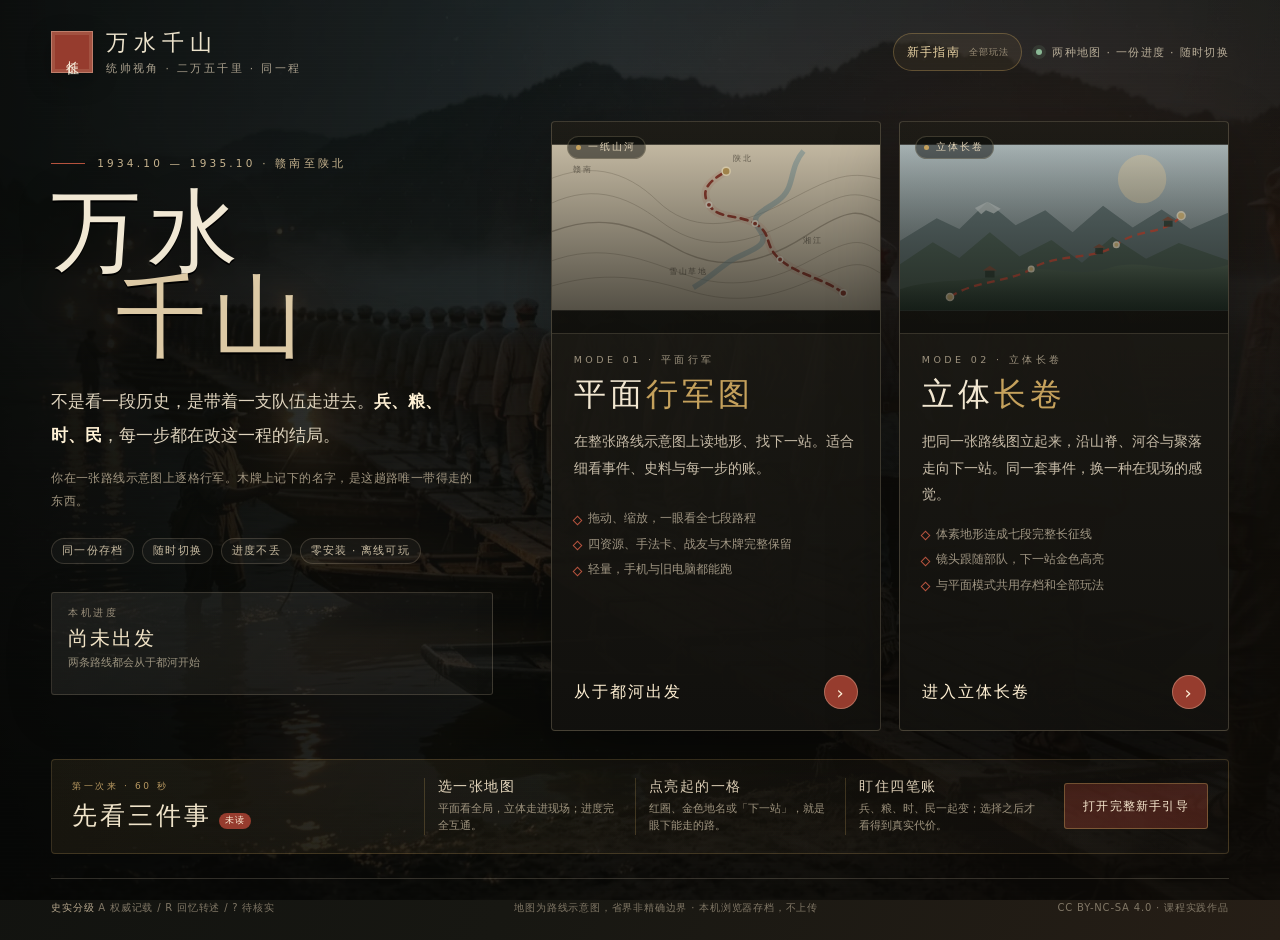
<file: index.html>
<!DOCTYPE html>
<html lang="zh-CN">
<head>
<meta charset="utf-8">
<meta name="viewport" content="width=device-width, initial-scale=1">
<title>长征：万水千山 · 主入口</title>
<meta http-equiv="refresh" content="0; url=%E6%B8%B8%E6%88%8F/index.html">
<link rel="canonical" href="游戏/index.html">
<style>
  html,body{height:100%;margin:0;background:#efe6d2;color:#26231f;
    font-family:"Songti SC","STSong","Noto Serif SC","SimSun",serif;
    display:flex;align-items:center;justify-content:center}
  a{color:#a8342a}
  p{font-size:14px;letter-spacing:1px;text-align:center;line-height:2}
</style>
</head>
<body>
<p>正在进入主入口 …<br>
若没有自动跳转，点 <a href="游戏/index.html">游戏/index.html</a> 进入。<br>
<span style="opacity:.6">（本文件只是整包发布时的根跳转；站点真正的首页是 <b>游戏/index.html</b>。）</span></p>
</body>
</html>
</file>
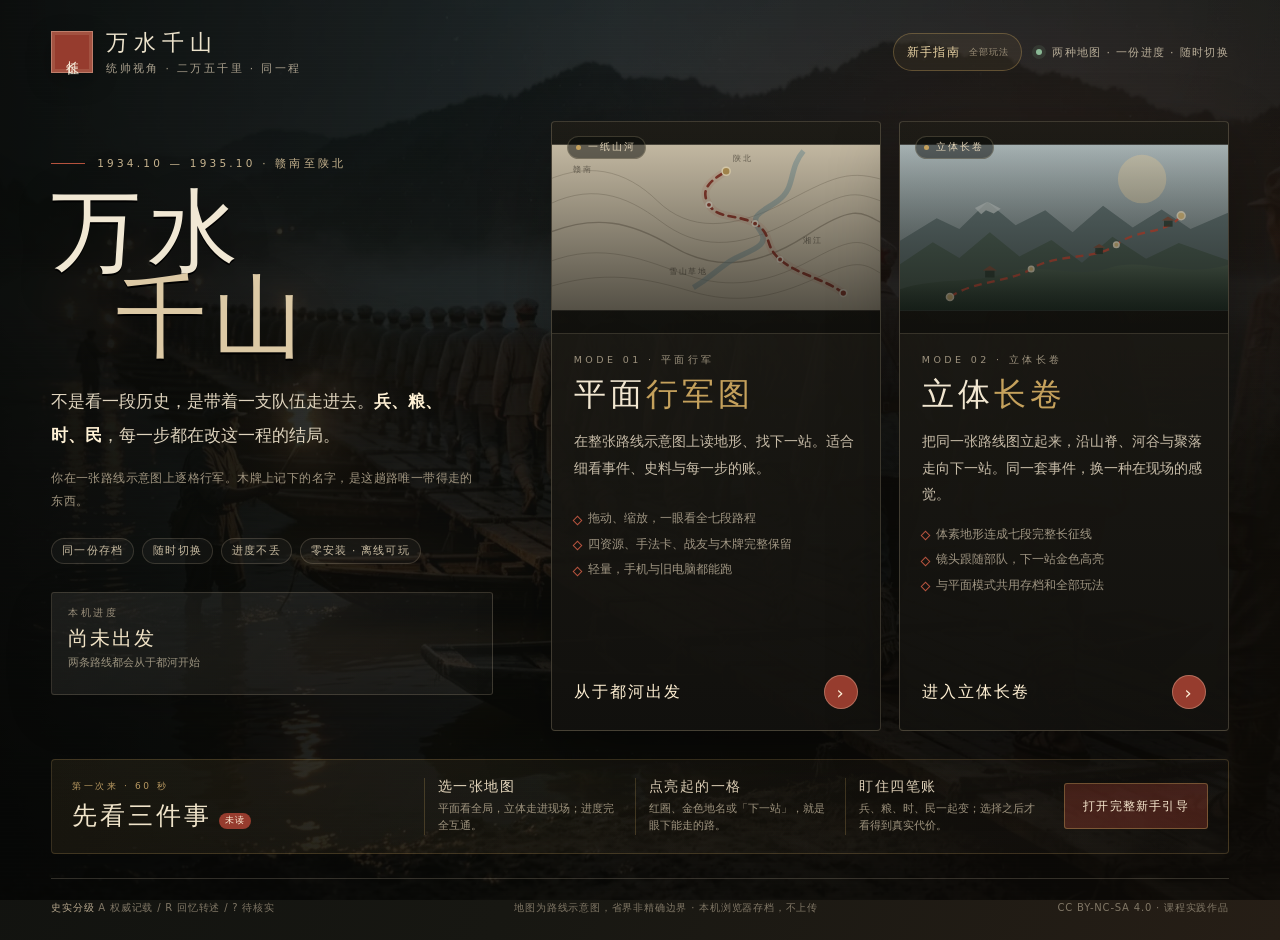
<file: 游戏/index.html>
<!DOCTYPE html>
<html lang="zh-CN">
<head>
<meta charset="utf-8">
<meta name="viewport" content="width=device-width, initial-scale=1, viewport-fit=cover">
<meta name="theme-color" content="#12110e">
<meta name="description" content="长征：万水千山 —— 平面行军与 3D 立体长卷，同一局进度，随时切换。">
<title>长征：万水千山 · 主入口</title>
<link rel="icon" href="favicon.svg?v=50" type="image/svg+xml">
<style>
  :root {
    --paper:#ece2cb; --paper-2:#d9cdb3; --ink:#1b1813; --ink-2:#5e5546;
    --red:#963c2e; --red-2:#b6533e; --gold:#c5a15c; --river:#6c8f98;
    --line:rgba(218,205,178,.2);
    --serif:"Songti SC","STSong","Noto Serif SC","Source Han Serif SC","SimSun",serif;
    --sans:"PingFang SC","Microsoft YaHei",system-ui,sans-serif;
  }
  * { box-sizing:border-box; }
  html { background:#0d0e0c; }
  body {
    margin:0; min-height:100vh; min-height:100dvh; color:var(--paper);
    font-family:var(--serif); background:
      radial-gradient(900px 520px at 78% 18%, rgba(146,70,52,.22), transparent 62%),
      linear-gradient(115deg, #0e100e 0%, #171712 54%, #261e16 100%);
    overflow-x:hidden;
  }
  body::before {
    content:""; position:fixed; inset:0; pointer-events:none; z-index:0;
    background-image:linear-gradient(90deg, rgba(9,10,8,.88), rgba(9,10,8,.3) 48%, rgba(9,10,8,.58)),
      url("art/cg-01.webp");
    background-size:cover, cover; background-position:center, 40% center;
    opacity:.34; filter:saturate(.7) contrast(1.04);
  }
  body::after {
    content:""; position:fixed; inset:0; pointer-events:none; z-index:0;
    background:
      repeating-linear-gradient(0deg, rgba(255,255,255,.018) 0 1px, transparent 1px 4px),
      radial-gradient(120% 100% at 50% 0%, transparent 35%, rgba(5,6,5,.58) 100%);
    mix-blend-mode:soft-light;
  }
  /* 触屏背景采用独立绘制高度，地址栏伸缩只裁切，不重新 cover 缩放。 */
  body::before, body::after { bottom:auto; height:var(--entry-bg-height, 100%); }
  a { color:inherit; }
  button, a { -webkit-tap-highlight-color:transparent; }
  .shell {
    position:relative; z-index:1; width:min(1280px, 100%); min-height:100vh; min-height:100dvh;
    margin:0 auto; padding:28px clamp(20px,4vw,58px) 24px; display:flex; flex-direction:column;
  }

  /* ---------- 页眉 ---------- */
  .masthead { display:flex; align-items:center; justify-content:space-between; gap:18px; }
  .brand { display:flex; align-items:center; gap:13px; min-width:0; }
  .seal {
    display:inline-grid; place-items:center; flex:0 0 auto; width:42px; height:42px;
    color:#f7eedb; background:var(--red); border:1px solid rgba(255,235,204,.38);
    box-shadow:inset 0 0 0 3px rgba(255,236,207,.12), 0 8px 24px rgba(0,0,0,.28);
    font-size:13px; letter-spacing:2px; writing-mode:vertical-rl; text-orientation:upright;
  }
  .brand h2 { margin:0; font-size:22px; font-weight:500; letter-spacing:6px; }
  .brand p { margin:4px 0 0; font-family:var(--sans); font-size:10.5px; letter-spacing:2.4px; color:#aaa08d; }
  .top-note {
    display:flex; align-items:center; gap:10px; font-family:var(--sans); font-size:11px;
    letter-spacing:1.3px; color:#b8ad98; text-align:right;
  }
  .top-note i { width:6px; height:6px; border-radius:50%; background:#8bb996; box-shadow:0 0 0 4px rgba(139,185,150,.12); }
  .mast-actions { display:flex; align-items:center; gap:14px; margin-left:auto; }
  .guide-entry {
    display:inline-flex; align-items:center; gap:9px; min-height:38px; padding:0 13px;
    border:1px solid rgba(197,161,92,.36); border-radius:999px;
    background:rgba(197,161,92,.07); color:#ead4a5; cursor:pointer;
    font-family:var(--sans); font-size:11.5px; letter-spacing:1.4px; white-space:nowrap;
    transition:.2s;
  }
  .guide-entry small { color:#9d9079; font-size:9px; letter-spacing:.8px; }
  .guide-entry:hover { background:rgba(197,161,92,.16); border-color:rgba(214,189,120,.62); color:#fff0cf; }

  /* ---------- 主视觉 ---------- */
  .hero {
    flex:1 1 auto; display:grid; grid-template-columns:minmax(280px,.88fr) minmax(0,1.35fr);
    gap:clamp(28px,4.5vw,64px); align-items:center; padding:clamp(32px,5vh,66px) 0 24px;
  }
  .hero-copy { max-width:470px; }
  .eyebrow {
    display:flex; align-items:center; gap:12px; margin:0 0 18px;
    font-family:var(--sans); font-size:10.5px; letter-spacing:3.2px; color:#c7b48f;
  }
  .eyebrow::before { content:""; width:34px; height:1px; background:var(--red-2); }
  .hero h1 {
    margin:0; font-size:clamp(52px,7vw,92px); line-height:.96; letter-spacing:.08em;
    font-weight:500; color:#f1e8d4; text-shadow:0 2px 0 #000, 0 16px 45px rgba(0,0,0,.45);
  }
  .hero h1 span { display:block; }
  .hero h1 span:last-child { margin-left:.72em; color:#dcc9a5; }
  .hero-lead {
    margin:24px 0 0; max-width:410px; font-size:17px; line-height:2; color:#dfd4be;
  }
  .hero-lead b { color:#fff1d5; font-weight:600; }
  .hero-story {
    margin:14px 0 0; max-width:430px; font-family:var(--sans); font-size:12px; line-height:1.95;
    color:#9f947f; letter-spacing:.4px;
  }
  .principles { display:flex; flex-wrap:wrap; gap:8px; margin-top:25px; }
  .principles span {
    font-family:var(--sans); font-size:10.5px; letter-spacing:1.2px; color:#c9bca2;
    border:1px solid rgba(207,190,158,.2); background:rgba(255,255,255,.035);
    border-radius:999px; padding:5px 10px;
  }

  /* ---------- 新手引导入口 ---------- */
  .quickstart {
    display:grid; grid-template-columns:minmax(0,.8fr) minmax(0,1.5fr) auto; gap:22px;
    align-items:center; margin:4px 0 24px; padding:18px 20px;
    border:1px solid rgba(197,161,92,.24); border-radius:4px;
    background:linear-gradient(120deg, rgba(197,161,92,.09), rgba(255,255,255,.018));
  }
  .quick-kicker { margin:0 0 6px; font-family:var(--sans); font-size:9px; letter-spacing:2.6px; color:#b99a62; }
  .quickstart h2 { margin:0; font-size:25px; letter-spacing:3px; font-weight:500; color:#f0e4ca; }
  .quick-steps { display:grid; grid-template-columns:repeat(3,minmax(0,1fr)); gap:14px; margin:0; padding:0; list-style:none; }
  .quick-steps li { display:grid; gap:4px; padding-left:13px; border-left:1px solid rgba(197,161,92,.26); }
  .quick-steps b { font-size:14px; letter-spacing:1.5px; font-weight:500; color:#e9dac0; }
  .quick-steps span { font-family:var(--sans); font-size:10.5px; line-height:1.65; color:#9f947f; }
  .quick-cta {
    min-height:46px; padding:0 18px; border:1px solid rgba(197,161,92,.42); border-radius:3px;
    background:rgba(140,59,46,.42); color:#fff0d6; cursor:pointer;
    font-family:var(--sans); font-size:11.5px; letter-spacing:1.2px; white-space:nowrap;
  }
  .quick-cta:hover { background:rgba(140,59,46,.72); border-color:rgba(214,189,120,.62); }
  .quick-new { display:inline-block; margin-left:7px; padding:2px 6px; border-radius:999px;
    background:#963c2e; color:#fff1da; font-size:8.5px; letter-spacing:1px; vertical-align:1px; }

  /* ---------- 存档摘要 ---------- */
  .save-panel {
    margin-top:28px; padding:14px 16px 13px; border:1px solid rgba(204,187,153,.2);
    background:linear-gradient(135deg, rgba(255,251,240,.075), rgba(255,251,240,.025));
    box-shadow:0 18px 48px rgba(0,0,0,.16); border-radius:3px;
  }
  .save-head { display:flex; align-items:baseline; justify-content:space-between; gap:12px; }
  .save-kicker { font-family:var(--sans); font-size:9.5px; letter-spacing:2.6px; color:#9b907c; }
  .save-place { margin:5px 0 0; font-size:20px; letter-spacing:2px; color:#f1e3c6; }
  .save-meta { margin:4px 0 0; font-family:var(--sans); font-size:10.5px; color:#9b937f; }
  .res-list { display:flex; flex-wrap:wrap; gap:6px; margin-top:11px; }
  .res-list i {
    font-style:normal; font-family:var(--sans); font-size:10.5px; letter-spacing:.8px;
    color:#cbbda2; padding:3px 7px; border-radius:2px; background:rgba(0,0,0,.2);
  }
  .res-list i b { color:#f2e7d2; font-size:13px; margin-left:4px; }
  .save-clear {
    margin-top:10px; padding:0; border:0; background:none; cursor:pointer;
    font-family:var(--sans); font-size:10px; letter-spacing:1px; color:#817765;
    border-bottom:1px solid rgba(129,119,101,.32);
  }
  .save-clear:hover { color:#d1bca0; }

  /* ---------- 双模式入口 ---------- */
  .mode-grid { display:grid; grid-template-columns:1fr 1fr; gap:clamp(12px,1.6vw,18px); }
  .mode-card {
    position:relative; display:flex; flex-direction:column; min-height:min(610px,72vh);
    text-decoration:none; color:inherit; overflow:hidden; border-radius:4px;
    border:1px solid rgba(211,194,160,.23);
    background:linear-gradient(180deg, rgba(31,29,23,.9), rgba(18,17,14,.95));
    box-shadow:0 26px 70px rgba(0,0,0,.32); transition:transform .28s ease, border-color .28s ease, box-shadow .28s ease;
  }
  .mode-card:focus-visible {
    transform:translateY(-5px); border-color:rgba(220,193,138,.55); outline:none;
    box-shadow:0 32px 80px rgba(0,0,0,.44), 0 0 0 1px rgba(197,161,92,.1);
  }
  .mode-card::after {
    content:""; position:absolute; inset:0; pointer-events:none;
    background:linear-gradient(115deg, transparent 35%, rgba(255,255,255,.055) 48%, transparent 60%);
    transform:translateX(-120%); transition:transform .6s ease;
  }
  @media (hover:hover) and (pointer:fine) {
    .mode-card:hover {
      transform:translateY(-5px); border-color:rgba(220,193,138,.55);
      box-shadow:0 32px 80px rgba(0,0,0,.44), 0 0 0 1px rgba(197,161,92,.1);
    }
    .mode-card:hover::after { transform:translateX(120%); }
    .mode-card:hover .go { transform:translateX(3px); background:var(--red-2); }
  }
  .preview { position:relative; height:212px; flex:0 0 auto; overflow:hidden; border-bottom:1px solid rgba(207,190,158,.16); }
  .preview svg { width:100%; height:100%; display:block; }
  .preview::after {
    content:""; position:absolute; inset:0;
    background:linear-gradient(180deg, rgba(9,10,8,.04), rgba(13,13,10,.72));
  }
  .preview-tag {
    position:absolute; z-index:2; left:15px; top:14px; display:flex; align-items:center; gap:7px;
    font-family:var(--sans); font-size:9.5px; letter-spacing:2.2px; color:#dfd1b6;
    background:rgba(9,10,8,.52); border:1px solid rgba(216,198,160,.22); padding:4px 8px; border-radius:999px;
  }
  .preview-tag i { width:5px; height:5px; border-radius:50%; background:var(--gold); }
  .mode-body { position:relative; z-index:2; display:flex; flex-direction:column; flex:1 1 auto; padding:20px 22px 21px; }
  .mode-kicker { font-family:var(--sans); font-size:9.5px; letter-spacing:3.4px; color:#9e937f; }
  .mode-title { margin:6px 0 0; font-size:clamp(25px,2.5vw,34px); letter-spacing:4px; font-weight:500; color:#f2e7d1; }
  .mode-title em { font-style:normal; color:var(--gold); }
  .mode-desc { margin:12px 0 0; min-height:64px; font-size:14px; line-height:1.9; color:#c7bca8; }
  .mode-points { display:grid; gap:6px; margin:16px 0 0; padding:0; list-style:none; }
  .mode-points li { position:relative; padding-left:14px; font-family:var(--sans); font-size:11.5px; line-height:1.7; color:#9f9582; }
  .mode-points li::before { content:""; position:absolute; left:0; top:.66em; width:5px; height:5px; border:1px solid var(--red-2); transform:rotate(45deg); }
  .mode-cta {
    display:flex; align-items:center; justify-content:space-between; gap:12px; margin-top:auto; padding-top:22px;
    font-family:var(--sans); font-size:12px; letter-spacing:1.2px; color:#eadcc1;
  }
  .mode-cta b { font-family:var(--serif); font-size:16px; font-weight:500; letter-spacing:2px; color:#fff0d3; }
  .mode-cta .go {
    width:34px; height:34px; flex:0 0 auto; display:grid; place-items:center; border-radius:50%;
    background:var(--red); color:#fff2da; font-size:18px; box-shadow:inset 0 0 0 1px rgba(255,236,207,.28);
    transition:transform .24s ease, background .24s ease;
  }

  /* 2D 预览：宣纸等高线 */
  .map2d-bg { fill:#d9cdb4; }
  .contour { fill:none; stroke:#7c725e; stroke-width:1.2; opacity:.38; }
  .contour-strong { fill:none; stroke:#6d6351; stroke-width:1.8; opacity:.45; }
  .route2d { fill:none; stroke:#943d2f; stroke-width:3.4; stroke-dasharray:9 7; stroke-linecap:round; }
  .route2d-glow { fill:none; stroke:#b6533e; stroke-width:10; opacity:.1; }
  .dot2d { fill:#943d2f; stroke:#f1e7d4; stroke-width:2; }
  .dot2d.next { fill:#c5a15c; stroke:#fff0cb; }
  .label2d { font-family:var(--sans); font-size:10px; letter-spacing:2px; fill:#514a3e; opacity:.75; }

  /* 3D 预览：体素山脊 */
  .sun3d { fill:#e6d7b3; opacity:.62; }
  .ridge-far { fill:#687b7b; }
  .ridge-mid { fill:#53695d; }
  .snow3d { fill:#d7e0dd; opacity:.72; }
  .route3d-line { fill:none; stroke:#d95843; stroke-width:3; stroke-dasharray:10 7; }
  .voxel { fill:#2d4034; opacity:.8; }
  .voxel-roof { fill:#8e5a45; }
  .dot3d { fill:#f1d28d; stroke:#fff5d8; stroke-width:2; }

  /* ---------- 页脚 ---------- */
  .footer {
    display:flex; flex-wrap:wrap; align-items:center; justify-content:space-between; gap:12px 24px;
    padding-top:20px; border-top:1px solid var(--line); font-family:var(--sans);
    font-size:10px; letter-spacing:.8px; color:#807766;
  }
  .footer span { line-height:1.7; }
  .footer b { color:#b6a78d; font-weight:500; }

  @media (max-width:980px) {
    .hero { grid-template-columns:1fr; align-items:start; gap:34px; padding-top:42px; }
    .hero-copy { max-width:none; display:grid; grid-template-columns:minmax(0,1fr) minmax(240px,.75fr); gap:28px; align-items:end; }
    .hero h1 { font-size:clamp(48px,10vw,78px); }
    .hero-lead { margin-top:18px; }
    .save-panel { margin-top:0; align-self:end; }
    .mode-card { min-height:540px; }
    .quickstart { grid-template-columns:1fr auto; }
    .quick-steps { grid-column:1/-1; }
  }
  @media (max-width:720px) {
    .shell { padding:20px 16px 18px; }
    .top-note { display:none; }
    .hero { padding-top:30px; }
    .hero-copy { display:block; }
    .hero h1 { font-size:clamp(50px,17vw,74px); }
    .hero-lead { font-size:15.5px; }
    .save-panel { margin-top:22px; }
    .mode-grid { grid-template-columns:1fr; }
    .mode-card { min-height:0; }
    .preview { height:164px; }
    .mode-body { padding:18px 18px 19px; }
    .mode-desc { min-height:0; }
    .mode-cta { padding-top:20px; }
    .footer { align-items:flex-start; }
    .masthead { align-items:flex-start; }
    .mast-actions { margin-left:auto; }
    .top-note { display:none; }
    .quickstart { grid-template-columns:1fr; gap:16px; padding:16px; }
    .quick-steps { grid-template-columns:1fr; gap:10px; }
    .quick-cta { width:100%; min-height:48px; }
  }
  @media (prefers-reduced-motion:reduce) {
    *, *::before, *::after { scroll-behavior:auto !important; transition:none !important; animation:none !important; }
  }
</style>
<script>
(function () {
  var touch = window.matchMedia('(pointer:coarse)');
  var lastWidth = 0, lastAngle;
  function sizeBackground() {
    var root = document.documentElement;
    if (!touch.matches) {
      root.style.removeProperty('--entry-bg-height');
      lastWidth = 0;
      return;
    }
    var width = root.clientWidth;
    var angle = screen.orientation ? screen.orientation.angle : window.orientation;
    // 同宽 resize 常来自地址栏或软键盘，不改变背景尺寸；旋转/分屏才重新构图。
    if (width === lastWidth && angle === lastAngle) return;
    lastWidth = width;
    lastAngle = angle;
    var landscape = width > window.innerHeight;
    var screenHeight = landscape ? Math.min(screen.width, screen.height) : Math.max(screen.width, screen.height);
    root.style.setProperty('--entry-bg-height', Math.max(window.innerHeight, screenHeight) + 'px');
  }
  sizeBackground();
  window.addEventListener('resize', sizeBackground);
  window.addEventListener('orientationchange', function () { requestAnimationFrame(sizeBackground); });
  if (screen.orientation) screen.orientation.addEventListener('change', sizeBackground);
  if (touch.addEventListener) touch.addEventListener('change', sizeBackground);
})();
</script>
</head>
<body>
<main class="shell">
  <header class="masthead">
    <div class="brand">
      <span class="seal">长征</span>
      <div>
        <h2>万水千山</h2>
        <p>统帅视角 · 二万五千里 · 同一程</p>
      </div>
    </div>
    <div class="mast-actions">
      <button class="guide-entry" id="mast-guide" type="button">新手指南 <small>全部玩法</small></button>
      <div class="top-note"><i></i><span>两种地图 · 一份进度 · 随时切换</span></div>
    </div>
  </header>

  <section class="hero">
    <div class="hero-copy">
      <p class="eyebrow">1934.10 — 1935.10 · 赣南至陕北</p>
      <h1><span>万水</span><span>千山</span></h1>
      <p class="hero-lead">不是看一段历史，是带着一支队伍走进去。<b>兵、粮、时、民</b>，每一步都在改这一程的结局。</p>
      <p class="hero-story">你在一张路线示意图上逐格行军。木牌上记下的名字，是这趟路唯一带得走的东西。</p>
      <div class="principles">
        <span>同一份存档</span><span>随时切换</span><span>进度不丢</span><span>零安装 · 离线可玩</span>
      </div>

      <section class="save-panel" id="save-panel" aria-label="本机进度">
        <div class="save-head">
          <div>
            <div class="save-kicker">本机进度</div>
            <p class="save-place" id="save-place">尚未出发</p>
            <p class="save-meta" id="save-meta">两条路线都会从于都河开始</p>
          </div>
        </div>
        <div class="res-list" id="res-list" hidden></div>
        <button class="save-clear" id="save-clear" type="button" hidden>清空本机进度</button>
      </section>
    </div>

    <div class="mode-grid" aria-label="选择地图模式">
      <a class="mode-card" id="mode-2d" href="map.html?v=50&from=start" data-mode="2d">
        <div class="preview">
          <span class="preview-tag"><i></i>一纸山河</span>
          <svg viewBox="0 0 420 212" role="img" aria-label="平面行军路线示意">
            <rect class="map2d-bg" width="420" height="212"/>
            <path class="contour" d="M-20 52 C45 18 95 33 135 72 S230 110 300 73 S385 30 445 52"/>
            <path class="contour" d="M-15 82 C48 47 94 64 139 98 S235 137 310 96 S384 58 442 80"/>
            <path class="contour-strong" d="M-18 119 C55 84 105 101 154 130 S257 161 326 116 S396 88 442 111"/>
            <path class="contour" d="M-20 157 C54 121 112 145 164 164 S265 184 333 147 S397 126 445 151"/>
            <path class="contour" d="M-16 186 C67 157 124 172 179 188 S280 198 342 169 S402 157 444 178"/>
            <path d="M322 8 C302 31 313 55 289 72 S252 90 267 111 S245 137 225 151 S203 170 181 183" fill="none" stroke="#7b9aa0" stroke-width="7" opacity=".52"/>
            <path class="route2d-glow" d="M373 190 C348 171 313 166 292 147 C270 128 283 114 260 101 C236 88 213 96 201 77 C188 57 204 45 223 34"/>
            <path class="route2d" d="M373 190 C348 171 313 166 292 147 C270 128 283 114 260 101 C236 88 213 96 201 77 C188 57 204 45 223 34"/>
            <circle class="dot2d" cx="373" cy="190" r="4.4"/>
            <circle class="dot2d" cx="292" cy="147" r="3.5"/>
            <circle class="dot2d" cx="260" cy="101" r="3.5"/>
            <circle class="dot2d" cx="201" cy="77" r="3.5"/>
            <circle class="dot2d next" cx="223" cy="34" r="5.2"/>
            <text class="label2d" x="27" y="35">赣南</text>
            <text class="label2d" x="322" y="126">湘江</text>
            <text class="label2d" x="150" y="165">雪山草地</text>
            <text class="label2d" x="232" y="21">陕北</text>
          </svg>
        </div>
        <div class="mode-body">
          <div class="mode-kicker">MODE 01 · 平面行军</div>
          <h3 class="mode-title">平面<em>行军图</em></h3>
          <p class="mode-desc">在整张路线示意图上读地形、找下一站。适合细看事件、史料与每一步的账。</p>
          <ul class="mode-points">
            <li>拖动、缩放，一眼看全七段路程</li>
            <li>四资源、手法卡、战友与木牌完整保留</li>
            <li>轻量，手机与旧电脑都能跑</li>
          </ul>
          <div class="mode-cta"><b id="cta-2d">从于都河出发</b><span class="go" aria-hidden="true">›</span></div>
        </div>
      </a>

      <a class="mode-card" id="mode-3d" href="route3d.html?v=50&play=1&from=start" data-mode="3d">
        <div class="preview">
          <span class="preview-tag"><i></i>立体长卷</span>
          <svg viewBox="0 0 420 212" role="img" aria-label="3D 立体行军路线示意">
            <defs>
              <linearGradient id="sky" x1="0" y1="0" x2="0" y2="1">
                <stop offset="0" stop-color="#b9c6c7"/><stop offset="1" stop-color="#6e7f80"/>
              </linearGradient>
              <linearGradient id="near" x1="0" y1="0" x2="0" y2="1">
                <stop offset="0" stop-color="#5e7562"/><stop offset="1" stop-color="#263d31"/>
              </linearGradient>
            </defs>
            <rect width="420" height="212" fill="url(#sky)"/>
            <circle class="sun3d" cx="310" cy="44" r="31"/>
            <path class="ridge-far" d="M0 123 L47 94 L76 108 L112 73 L148 103 L186 84 L221 112 L260 78 L298 106 L335 83 L372 108 L420 87 V212 H0Z"/>
            <path class="snow3d" d="M96 81 L112 73 L129 82 L120 88 L110 84 L104 89Z"/>
            <path class="ridge-mid" d="M0 153 L42 125 L76 145 L115 112 L153 143 L194 122 L233 151 L272 118 L315 146 L357 126 L420 148 V212 H0Z"/>
            <path d="M0 185 C50 169 93 179 137 164 S222 173 268 158 S353 172 420 154 V212 H0Z" fill="url(#near)"/>
            <path class="route3d-line" d="M64 195 C96 173 139 177 168 159 C199 139 252 148 277 128 C303 107 340 116 360 91"/>
            <g>
              <rect class="voxel" x="109" y="161" width="12" height="9"/>
              <path class="voxel-roof" d="M106 161 L115 155 L124 161Z"/>
              <rect class="voxel" x="250" y="132" width="10" height="8"/>
              <path class="voxel-roof" d="M247 132 L255 127 L263 132Z"/>
              <rect class="voxel" x="338" y="97" width="11" height="8"/>
              <path class="voxel-roof" d="M335 97 L343 92 L352 97Z"/>
            </g>
            <circle class="dot3d" cx="64" cy="195" r="4.5"/>
            <circle class="dot3d" cx="168" cy="159" r="3.5"/>
            <circle class="dot3d" cx="277" cy="128" r="3.5"/>
            <circle class="dot3d" cx="360" cy="91" r="5"/>
          </svg>
        </div>
        <div class="mode-body">
          <div class="mode-kicker">MODE 02 · 立体长卷</div>
          <h3 class="mode-title">立体<em>长卷</em></h3>
          <p class="mode-desc">把同一张路线图立起来，沿山脊、河谷与聚落走向下一站。同一套事件，换一种在现场的感觉。</p>
          <ul class="mode-points">
            <li>体素地形连成七段完整长征线</li>
            <li>镜头跟随部队，下一站金色高亮</li>
            <li>与平面模式共用存档和全部玩法</li>
          </ul>
          <div class="mode-cta"><b id="cta-3d">进入立体长卷</b><span class="go" aria-hidden="true">›</span></div>
        </div>
      </a>
    </div>
  </section>

  <section class="quickstart" id="quickstart" aria-label="新手引导">
    <div>
      <p class="quick-kicker">第一次来 · 60 秒</p>
      <h2>先看三件事<span class="quick-new" id="quick-new" hidden>未读</span></h2>
    </div>
    <ol class="quick-steps">
      <li><b>选一张地图</b><span>平面看全局，立体走进现场；进度完全互通。</span></li>
      <li><b>点亮起的一格</b><span>红圈、金色地名或「下一站」，就是眼下能走的路。</span></li>
      <li><b>盯住四笔账</b><span>兵、粮、时、民一起变；选择之后才看得到真实代价。</span></li>
    </ol>
    <button class="quick-cta" id="start-guide" type="button">打开完整新手引导</button>
  </section>

  <footer class="footer">
    <span><b>史实分级</b> A 权威记载 / R 回忆转述 / ? 待核实</span>
    <span>地图为路线示意图，省界非精确边界 · 本机浏览器存档，不上传</span>
    <span>CC BY-NC-SA 4.0 · 课程实践作品</span>
  </footer>
</main>

<script src="data.js?v=50"></script>
<script src="tutorial.js?v=50"></script>
<script>
(function () {
  'use strict';
  var SAVE_KEY = 'cwqs_save_v1';
  var MODE_KEY = 'cwqs_mode_v1';
  var raw = null, s = null;
  try { raw = localStorage.getItem(SAVE_KEY); s = raw ? JSON.parse(raw) : null; } catch (e) {}

  function nodeName(id) {
    try {
      if (typeof NODES !== 'undefined') {
        for (var i = 0; i < NODES.length; i++) if (NODES[i].id === id) return NODES[i].name;
      }
    } catch (e) {}
    return id === 'g1' ? '于都河夜渡' : '行军中';
  }
  function n(v, fallback) { return (typeof v === 'number' && isFinite(v)) ? v : fallback; }

  var hasSave = !!(s && s.at);
  var place = hasSave ? nodeName(s.at) : '尚未出发';
  var cta2 = document.getElementById('cta-2d');
  var cta3 = document.getElementById('cta-3d');
  if (cta2) cta2.textContent = hasSave ? '继续平面行军' : '从于都河出发';
  if (cta3) cta3.textContent = hasSave ? '继续立体长卷' : '进入立体长卷';

  if (hasSave) {
    var placeEl = document.getElementById('save-place');
    var metaEl = document.getElementById('save-meta');
    var resEl = document.getElementById('res-list');
    var clearEl = document.getElementById('save-clear');
    if (placeEl) placeEl.textContent = place;
    var run = n(s.run, 1), names = s.board && Array.isArray(s.board.names) ? s.board.names.length : 0;
    var visited = s.visited && typeof s.visited === 'object' ? Object.keys(s.visited).length : 0;
    if (metaEl) metaEl.textContent = '第 ' + run + ' 程 · 已走 ' + visited + ' 格 · 木牌 ' + names + ' 个名字';
    if (resEl) {
      resEl.hidden = false;
      resEl.innerHTML = [
        ['兵', n(s.men, 100)], ['粮', n(s.food, 11)], ['时', n(s.window, 6)], ['民', n(s.trust, 40)]
      ].map(function (x) { return '<i>' + x[0] + '<b>' + x[1] + '</b></i>'; }).join('');
    }
    if (clearEl) clearEl.hidden = false;
  }

  document.querySelectorAll('[data-mode]').forEach(function (a) {
    a.addEventListener('click', function (ev) {
      ev.preventDefault();
      var mode = a.getAttribute('data-mode');
      try { localStorage.setItem(MODE_KEY, mode); } catch (e) {}
      var at = hasSave && s.at ? '&node=' + encodeURIComponent(s.at) : '';
      var target = mode === '3d'
        ? 'route3d.html?v=50&play=1&from=start' + at
        : 'map.html?v=50&from=start' + at;
      location.href = target;
    });
  });

  function openGuide() {
    if (!window.Tutorial) return;
    Tutorial.open({ from: 'start', node: hasSave && s && s.at ? s.at : '' });
  }
  ['mast-guide', 'start-guide'].forEach(function (id) {
    var b = document.getElementById(id);
    if (b) b.addEventListener('click', openGuide);
  });
  if (window.Tutorial && !Tutorial.seen()) {
    var novel = document.getElementById('quick-new');
    if (novel) novel.hidden = false;
  }

  var clearBtn = document.getElementById('save-clear');
  if (clearBtn) clearBtn.addEventListener('click', function () {
    if (!window.confirm('清空本机进度？木牌、名单墙与已解锁史料都会一起清空，且无法恢复。')) return;
    try { localStorage.removeItem(SAVE_KEY); localStorage.removeItem('cwqs_meta_v1'); localStorage.removeItem(MODE_KEY); } catch (e) {}
    location.reload();
  });
})();
</script>
</body>
</html>
</file>
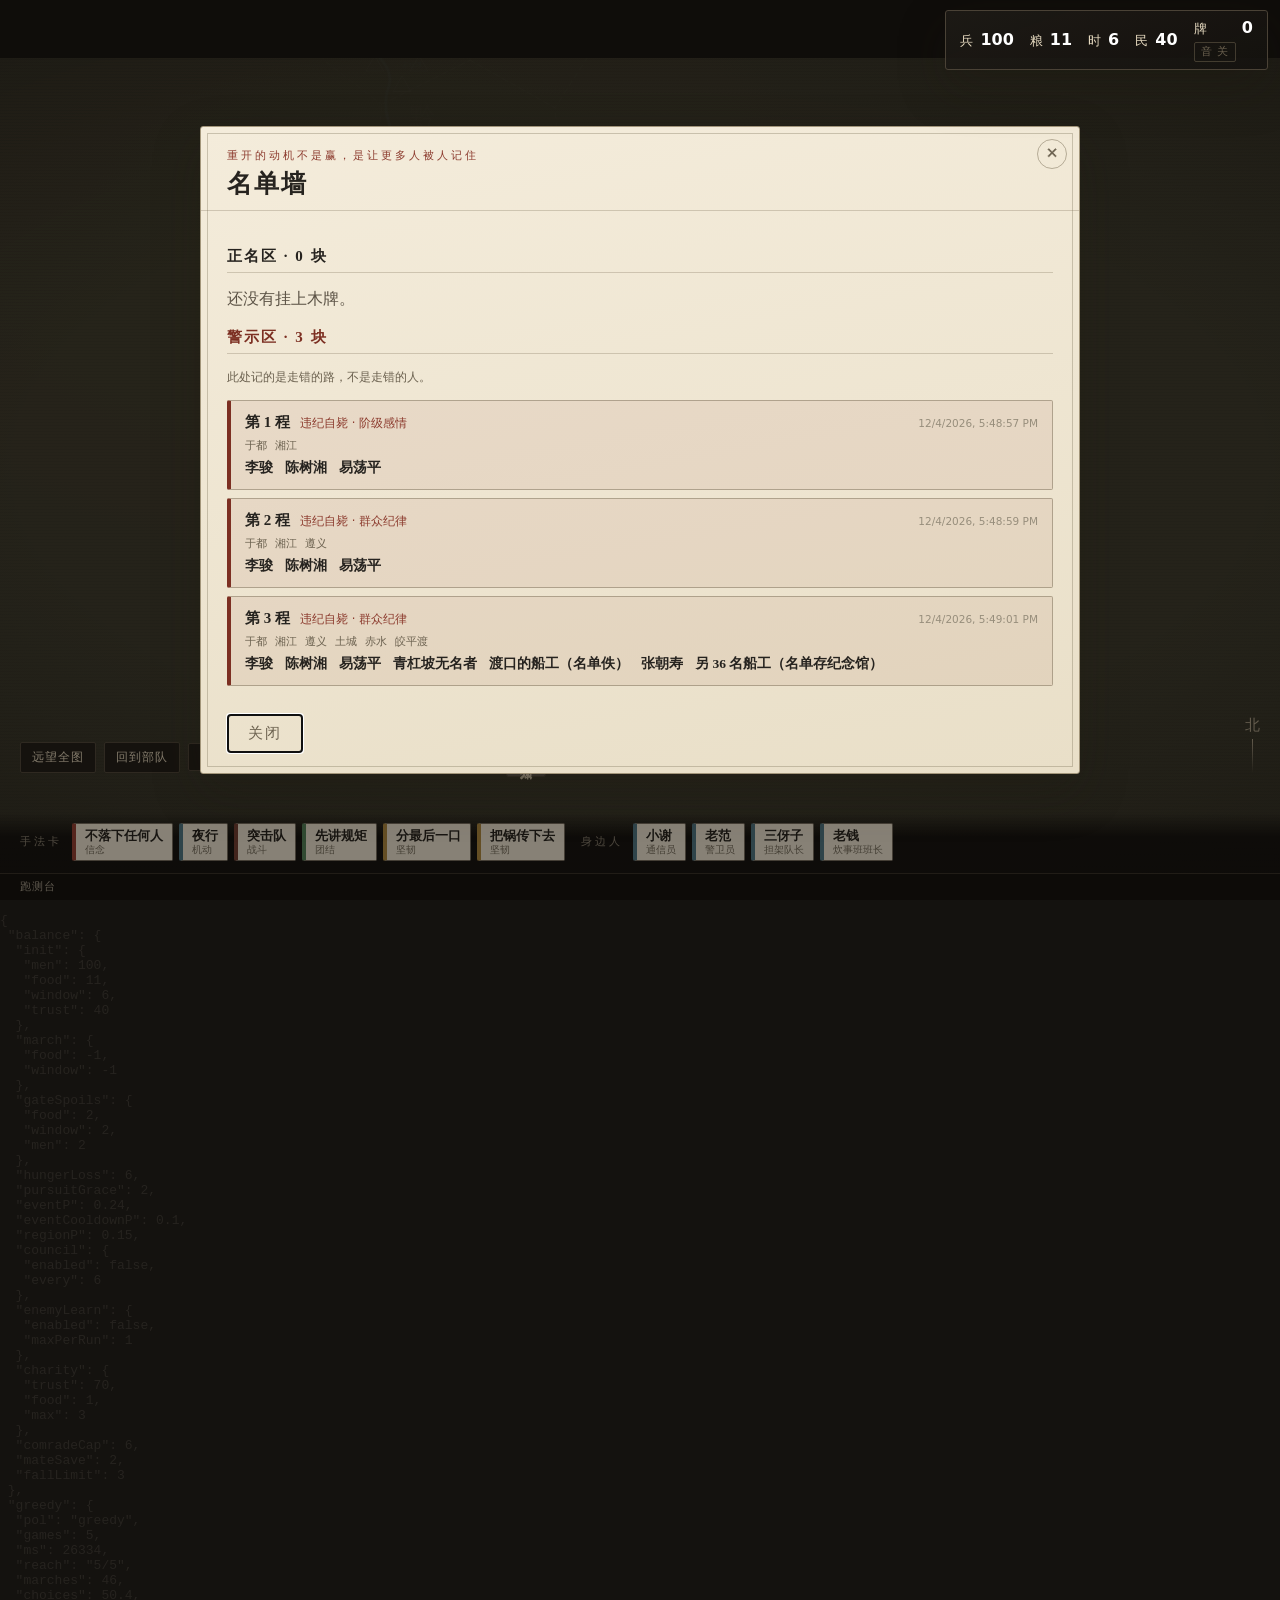
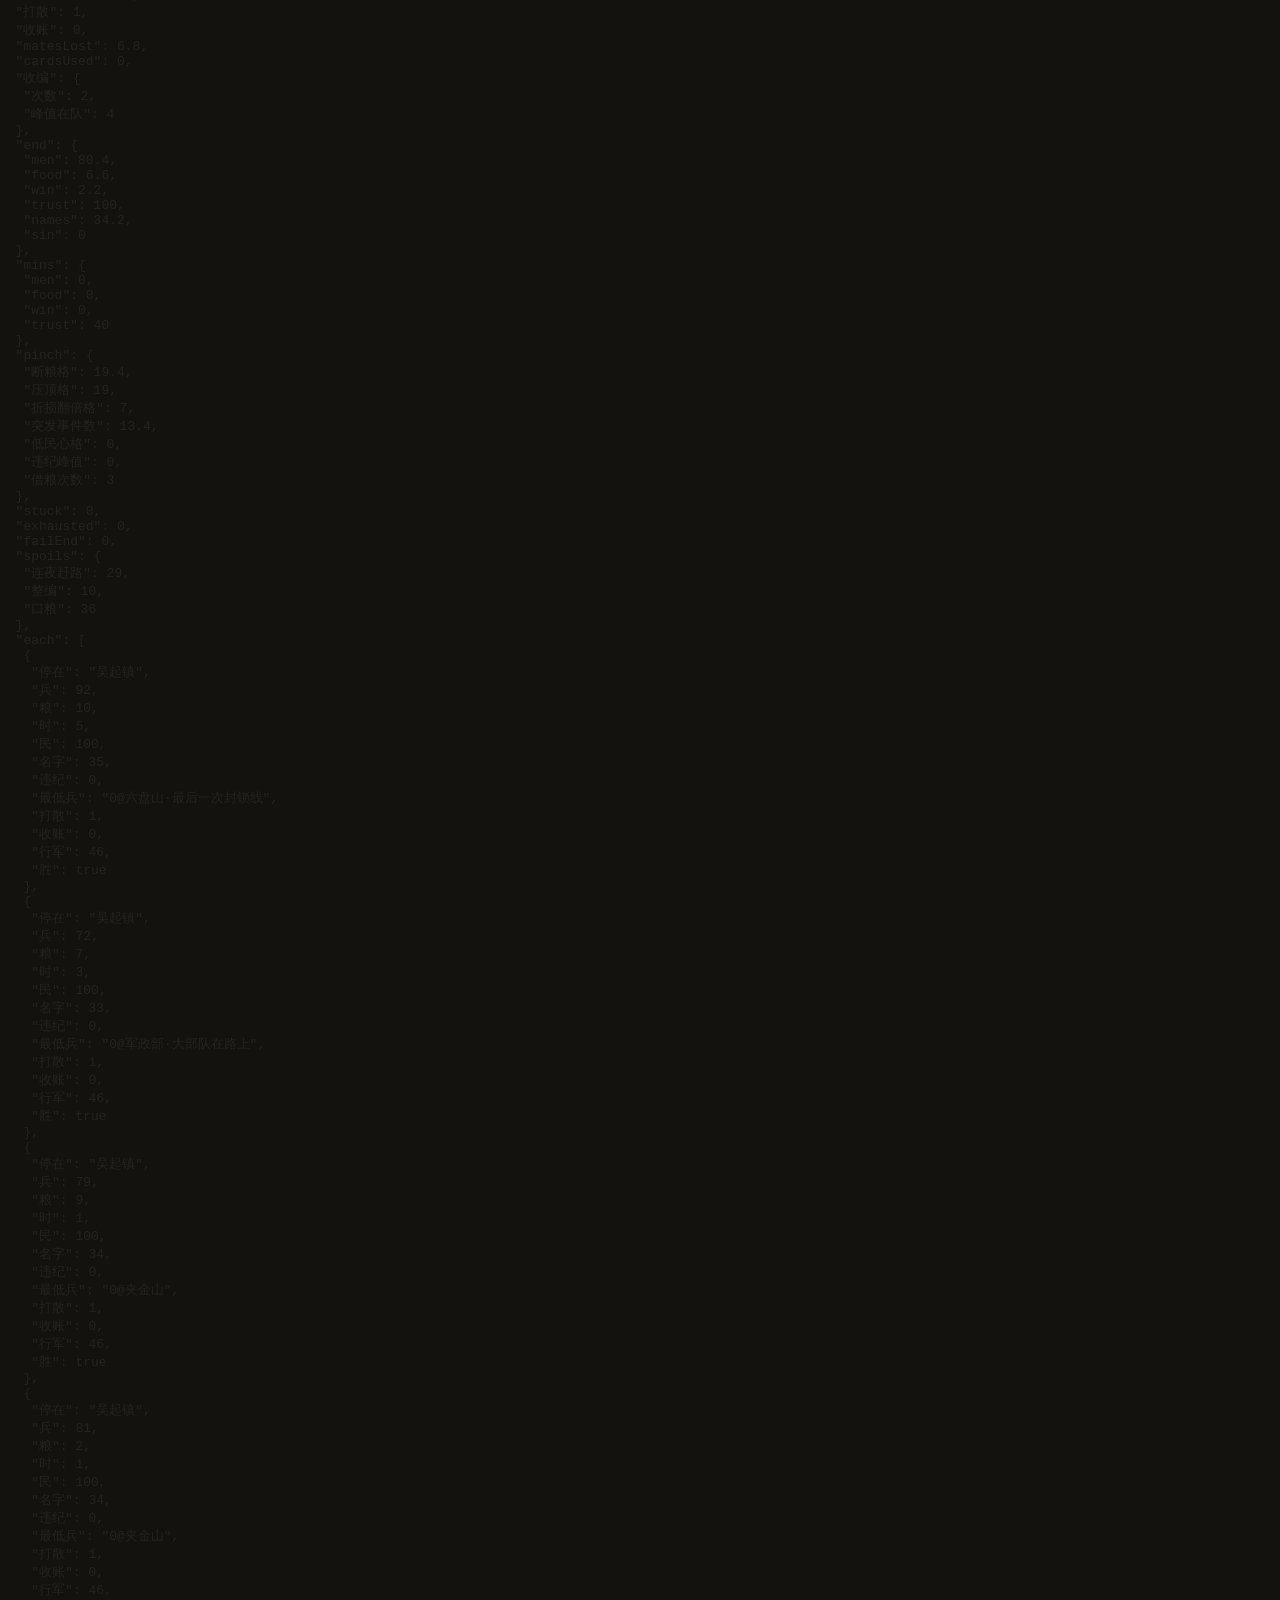
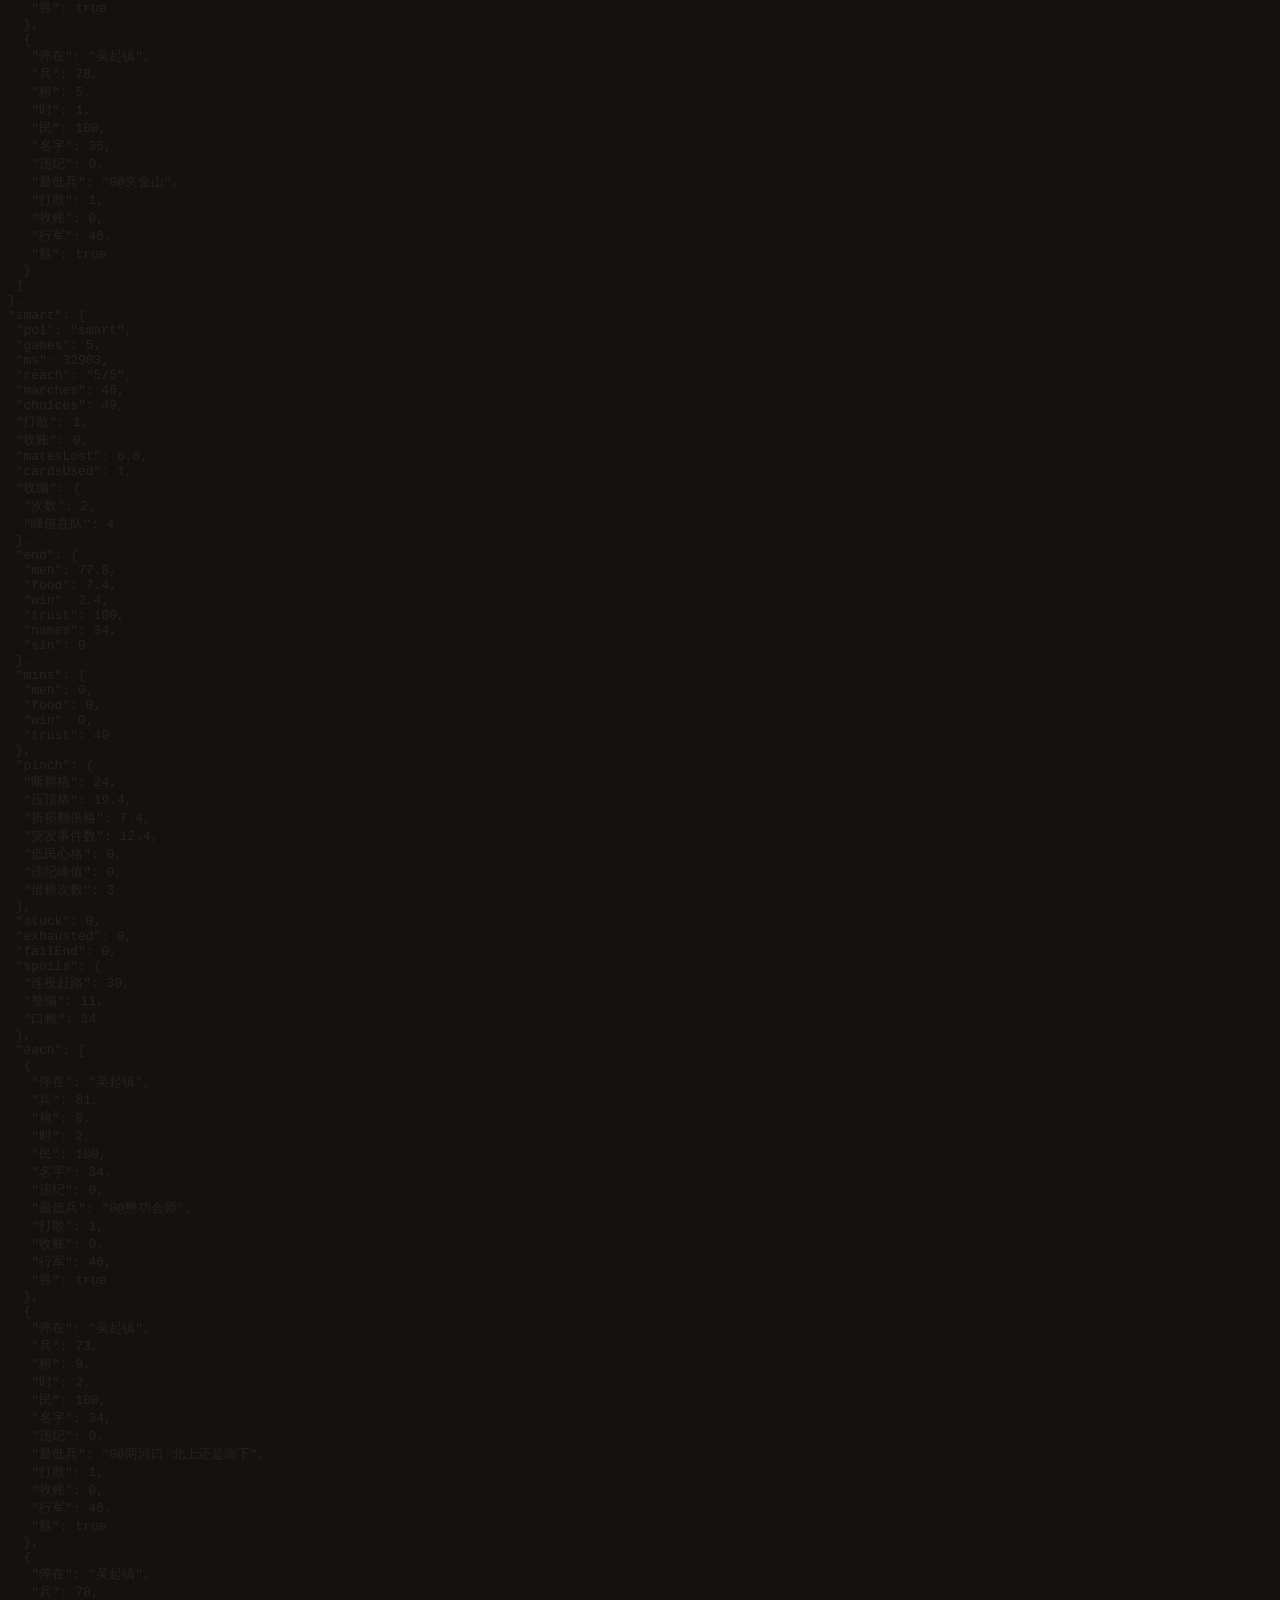
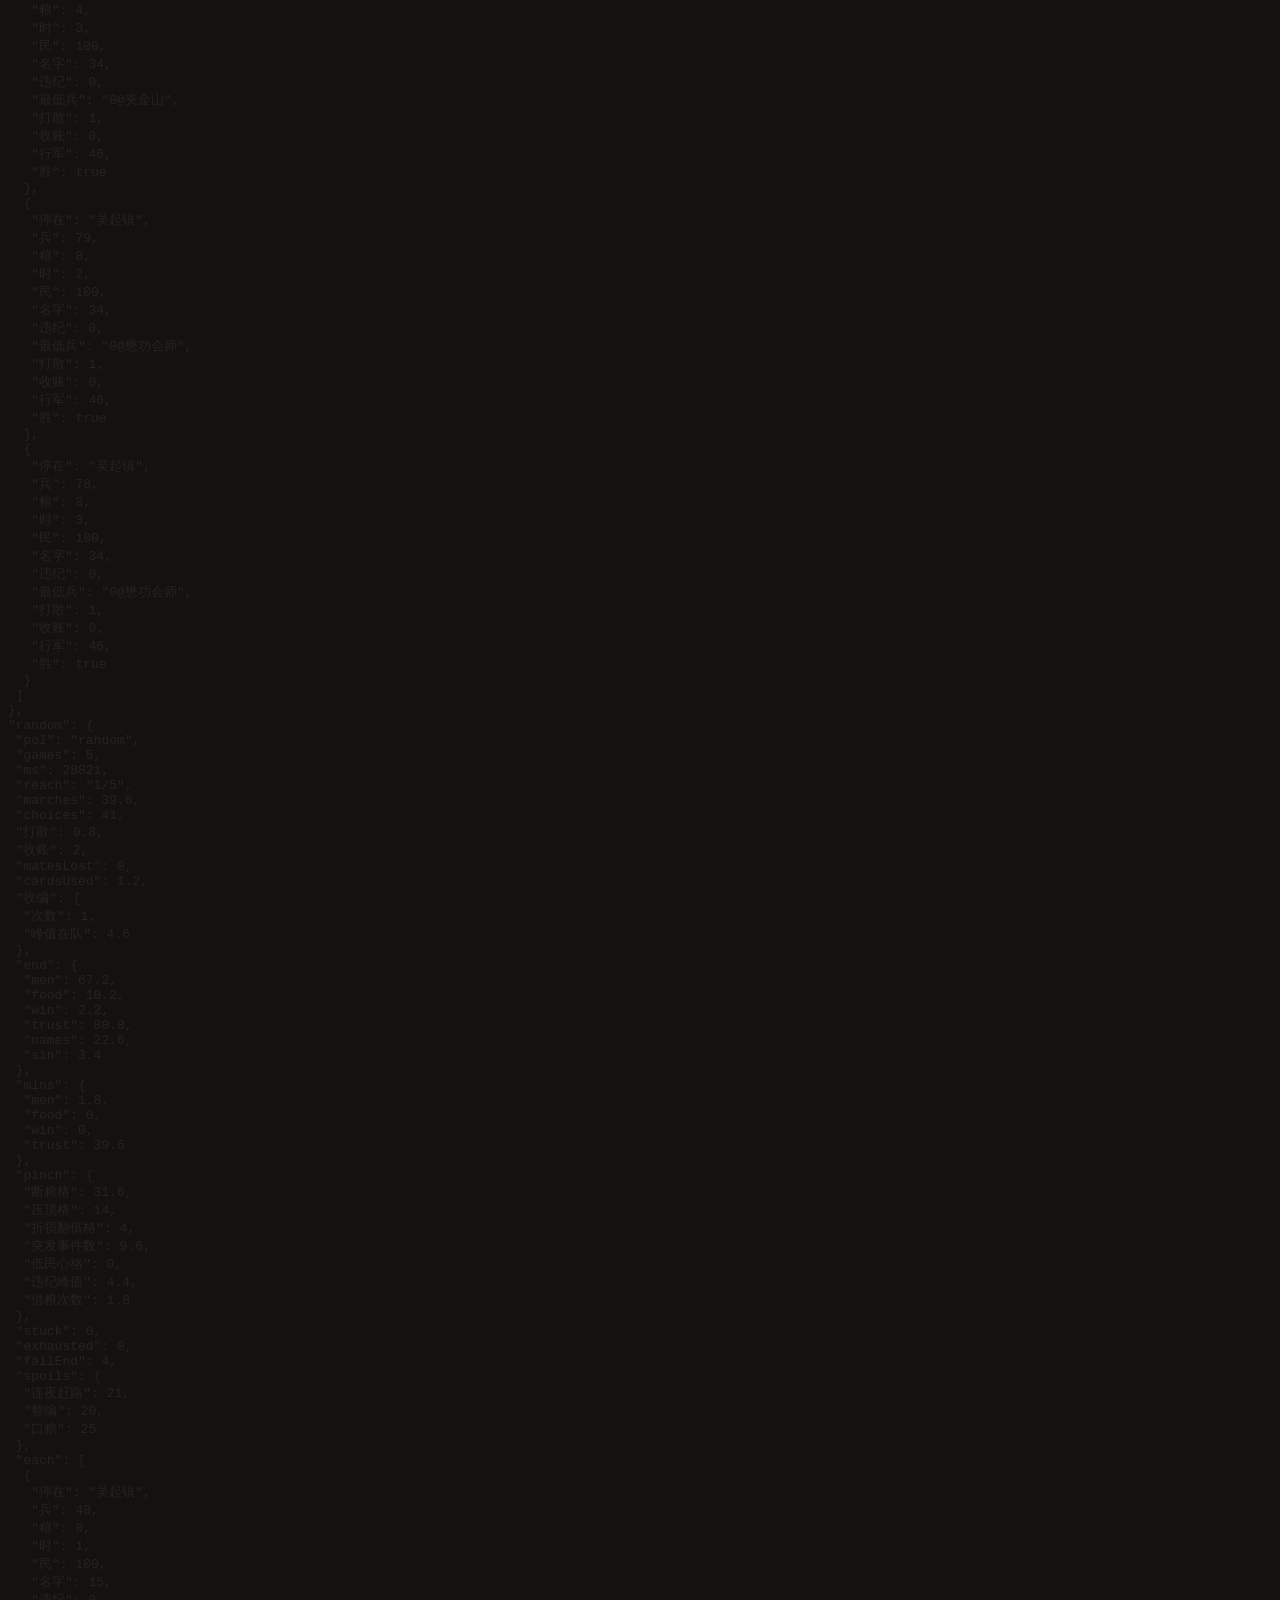
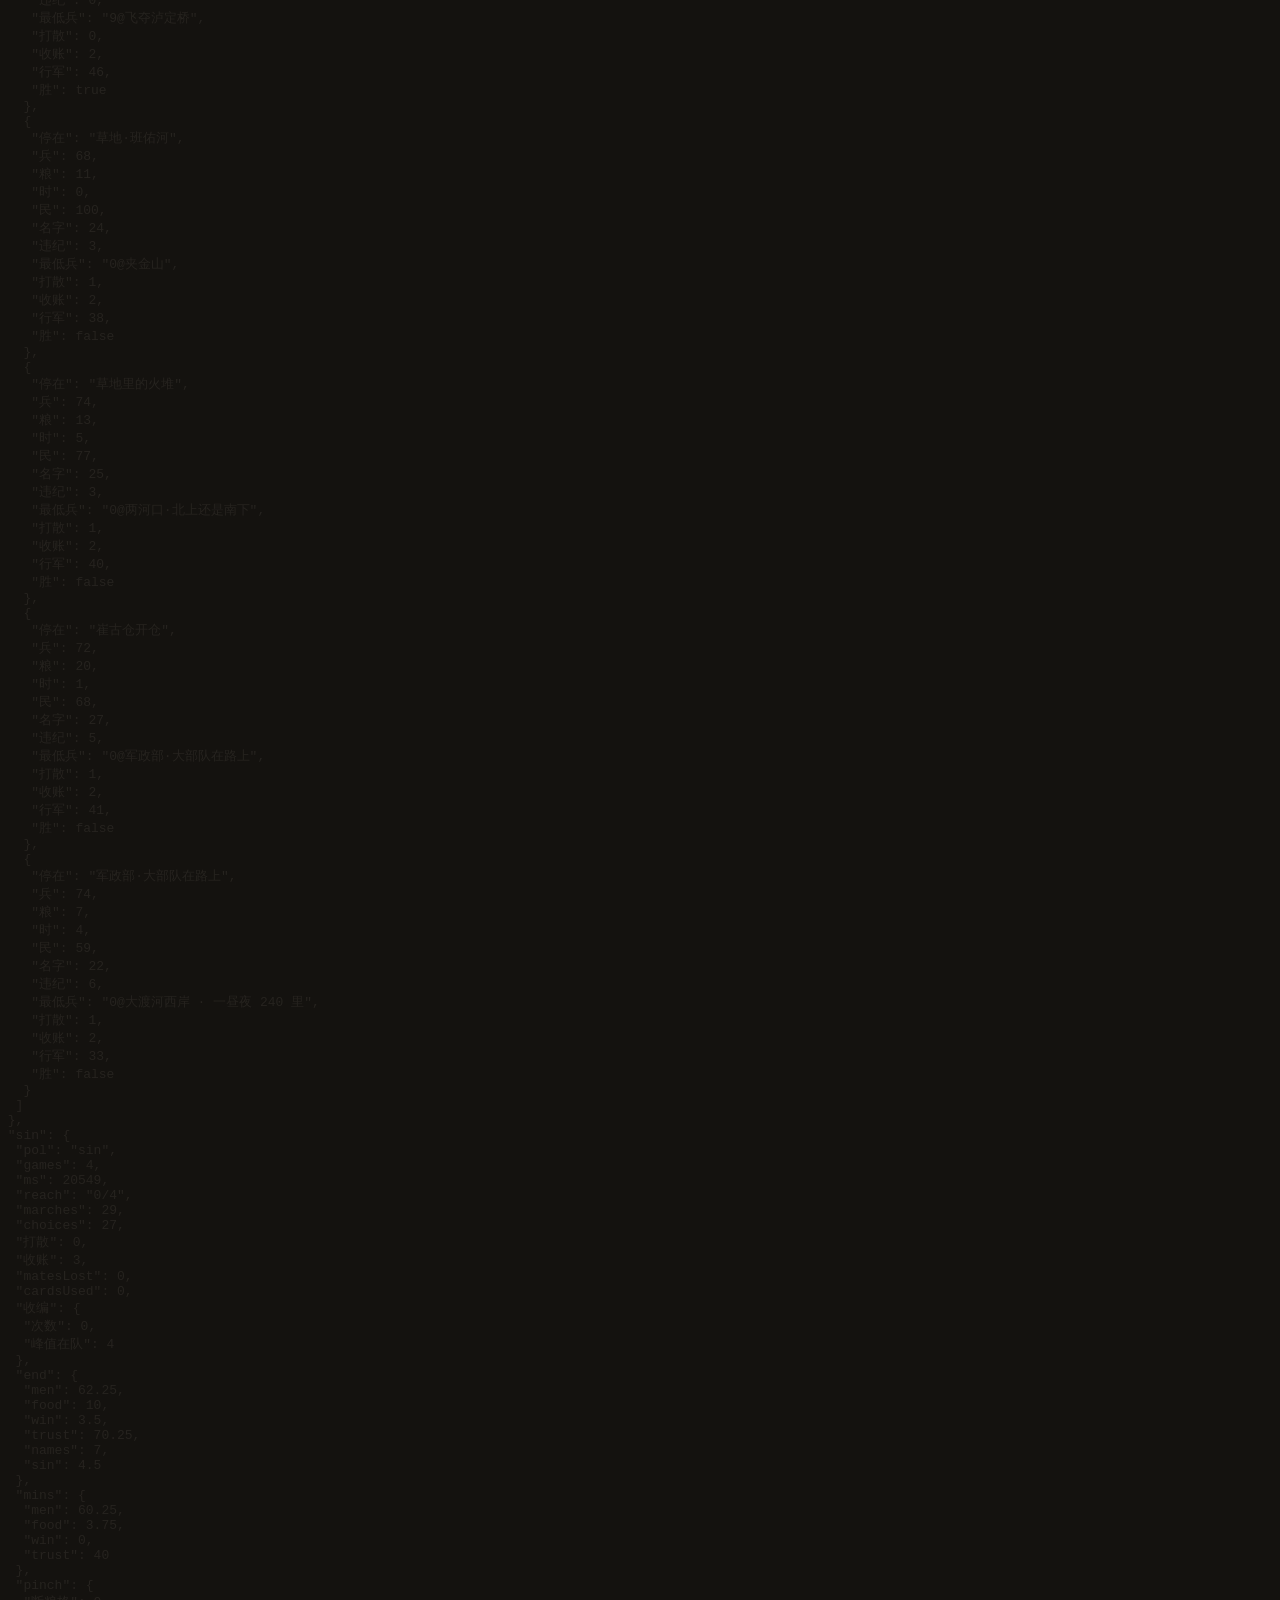
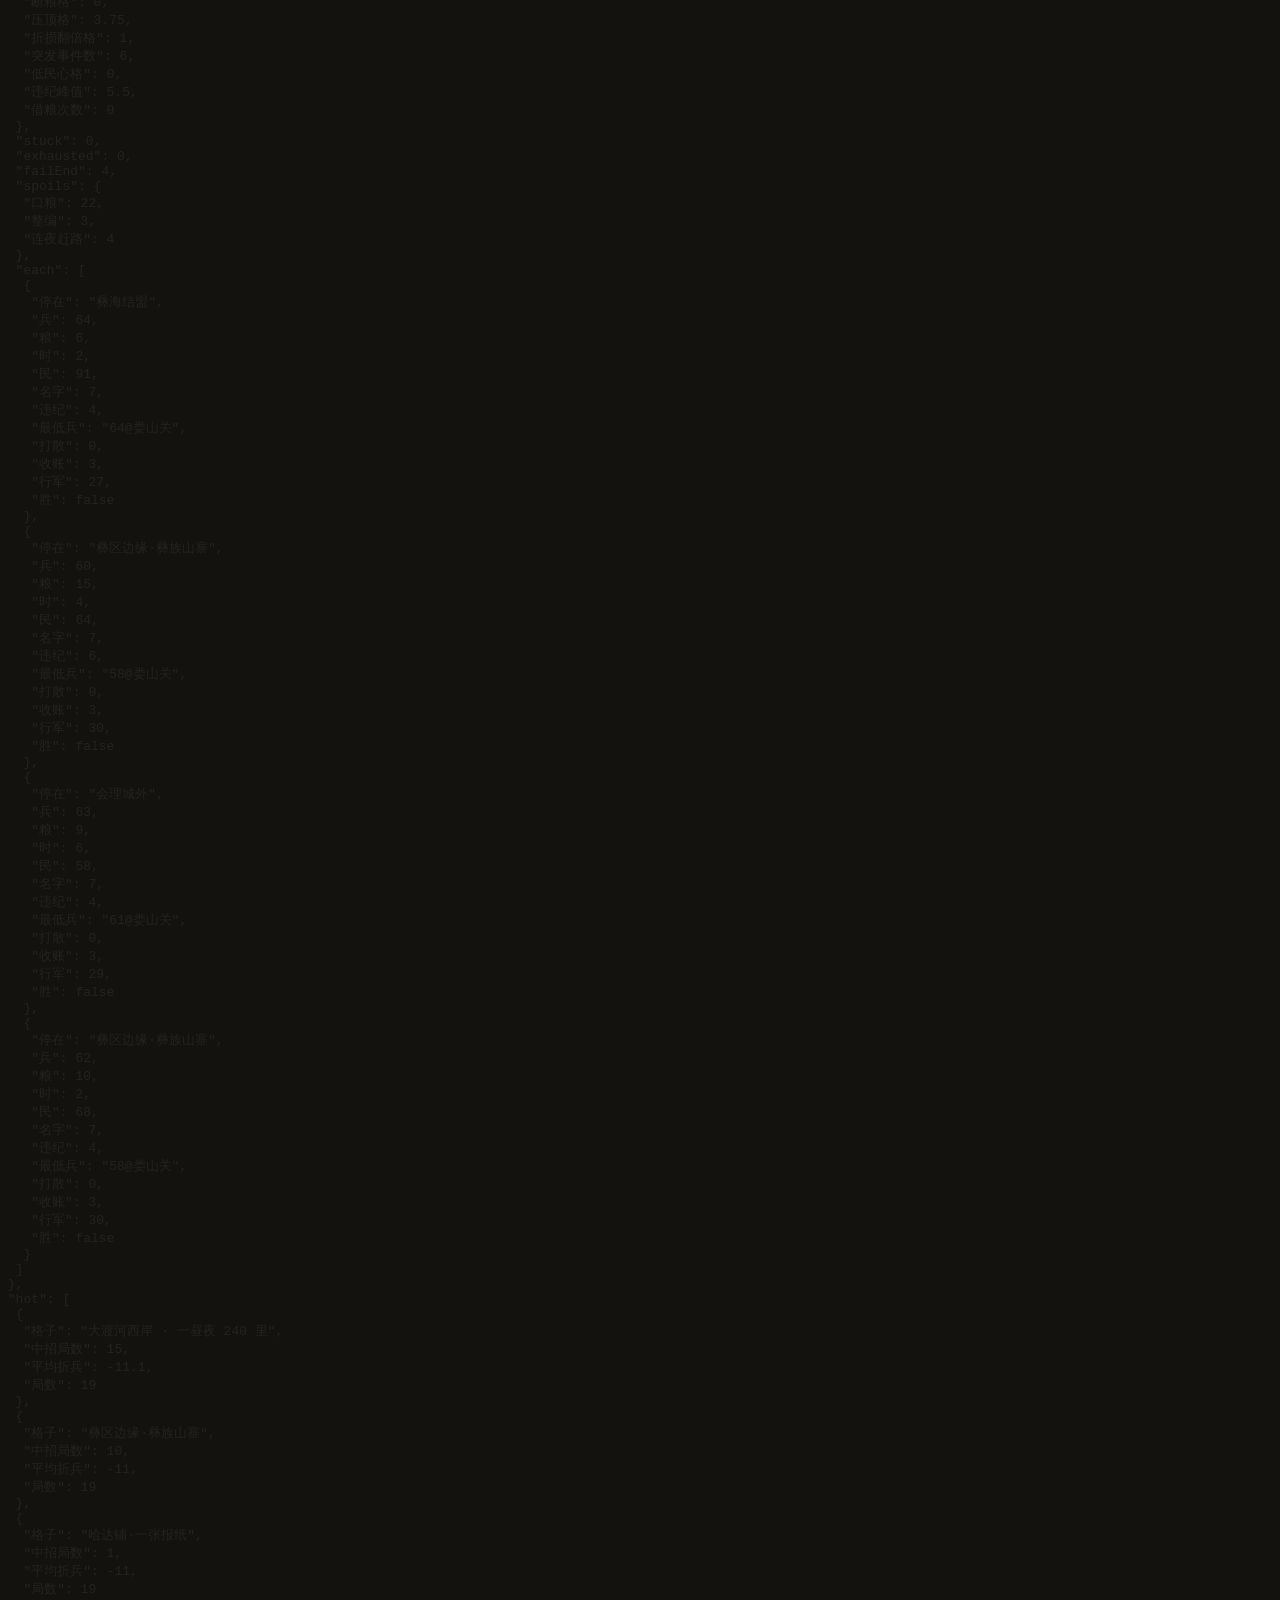
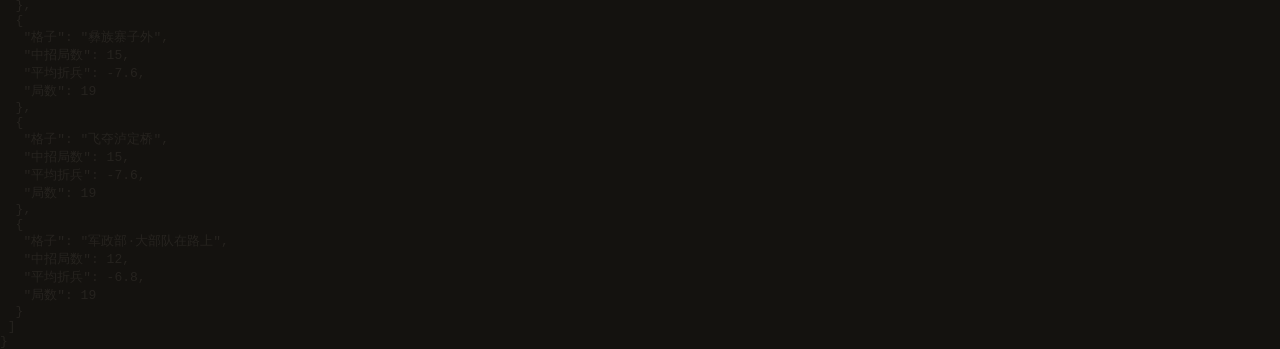
<file: 测试/bench-harness.html>
<!DOCTYPE html>
<html lang="zh-CN">
<head>
<meta charset="utf-8">
<meta name="viewport" content="width=device-width, initial-scale=1, viewport-fit=cover">
<title>跑测台</title>
<link rel="stylesheet" href="../游戏/style.css">
</head>
<body>
<div id="app">
  <header id="topbar">
    <div class="brand"><span class="brand-seal">长征</span><h1>万水千山</h1><span class="brand-sub">跑测台</span></div>
    <nav id="topnav">
      <button class="navlink" id="nav-cards">手法卡与道具</button>
      <button class="navlink" id="nav-board">木牌</button>
      <button class="navlink" id="nav-wall">名单墙</button>
      <button class="navlink" id="nav-history">史料与出处</button>
      <button class="navlink" id="nav-help">规则手册</button>
      <button class="navlink dim" id="reset-btn">清空存档</button>
    </nav>
  </header>
  <div id="hud" aria-label="资源状态"></div>
  <main id="viewport" aria-label="长征路线地图">
    <div id="map">
      <svg id="art-layer" viewBox="0 0 2000 4600" width="2000" height="4600"></svg>
      <svg id="fog-ring" width="100%" height="100%" style="position:absolute;inset:0;pointer-events:none"><circle id="sight-ring" cx="0" cy="0" r="0"/></svg>
    </div>
    <div id="fog"></div><div id="vignette"></div>
    <div class="map-tools">
      <button id="far-toggle">远望全图</button>
      <button id="center-btn">回到部队</button>
      <span class="zoom" id="zoom-label">30%</span>
      <button id="next-pill" class="next-pill" hidden>下一站</button>
      <button id="notes-btn" class="map-seal" title="玩家须知" aria-label="玩家须知">须知</button>
    </div>
    <div id="next-arrow" aria-hidden="true"></div>
    <div class="map-note"></div>
    <div class="compass"><span>北</span><i></i><em></em></div>
    <div class="bottom-trays">
      <div class="tray"><span class="tray-name">手法卡</span><div id="hand-tray"></div></div>
      <div class="tray"><span class="tray-name">身边人</span><div id="comrade-tray"></div></div>
    </div>
  </main>
  <div id="modal-root"></div>
  <div id="toast" role="status" aria-live="polite"></div>
  <footer id="footbar"><span>跑测台</span><span></span></footer>
</div>
<pre id="bench-out">RUNNING</pre>
<script src="../游戏/data.js"></script>
<script src="../游戏/game.js"></script>
<script src="balance-bench.js"></script>
<script>
(function () {
  function start() {
    try {
      localStorage.clear();
      const q = new URLSearchParams(location.search);
      const only = q.get('only');            /* ?only=random&games=200：只跑一种策略，跑大样本 */
      const games = Math.max(1, +(q.get('games') || 5));
      /* ?set=init.men=72,init.food=9,hungerLoss=6,gateSpoils.men=3：临时改 BALANCE 试难度，不改代码 */
      const set = q.get('set');
      if (set) set.split(',').forEach(function (kv) {
        const p = kv.split('='); if (p.length !== 2) return;
        const keys = p[0].split('.'); let o = window.Game.debug.BALANCE;
        while (keys.length > 1) o = o[keys.shift()];
        o[keys[0]] = Number(p[1]);
      });
      const out = { balance: JSON.parse(JSON.stringify(window.Game.debug.BALANCE)) };
      if (only) {
        only.split(',').forEach(function (p) { out[p] = Bench.run(p, games); });
        /* 把「几条命通关」要的概率算出来：p=单局通关率，按独立重复算期望与分位 */
        const runs = window.__BENCH.slice(-games * only.split(',').length);
        const wins = runs.filter(function (r) { return r.reached; });
        const fails = runs.filter(function (r) { return !r.reached; });
        const p = wins.length / runs.length;
        out.summary = {
          局数: runs.length, 通关: wins.length, 通关率: +p.toFixed(3),
          期望命数: p ? +(1 / p).toFixed(2) : null,
          中位命数: p && p < 1 ? Math.ceil(Math.log(.5) / Math.log(1 - p)) : (p === 1 ? 1 : null),
          "10% 概率内通关": p && p < 1 ? Math.ceil(Math.log(.1) / Math.log(1 - p)) : (p === 1 ? 1 : null),
          失败原因: {
            违纪终章: fails.filter(function (r) { return r.failEnd && r.warnEnds > 0; }).length,
            打散终章: fails.filter(function (r) { return r.failEnd && !r.warnEnds; }).length,
            卡住: fails.filter(function (r) { return !r.failEnd && r.stuck; }).length,
            走不动: fails.filter(function (r) { return !r.failEnd && r.exhausted; }).length
          },
          通关局终局兵: wins.length ? +(wins.reduce(function (a, r) { return a + r.end.men; }, 0) / wins.length).toFixed(1) : null,
          通关局违纪峰值: wins.length ? +(wins.reduce(function (a, r) { return a + r.sinMax; }, 0) / wins.length).toFixed(1) : null
        };
      } else {
        ['greedy', 'smart', 'random'].forEach(function (p) { out[p] = Bench.run(p, 5); });
        out.sin = Bench.run('sin', 4);
      }
      out.hot = Bench.hotspots ? Bench.hotspots().slice(0, 6) : null;
      document.getElementById('bench-out').textContent = JSON.stringify(out, null, 1);
      document.title = 'DONE';
    } catch (e) {
      document.getElementById('bench-out').textContent = 'ERR ' + (e && e.stack || e);
      document.title = 'ERR';
    }
  }
  window.addEventListener('load', function () { setTimeout(start, 60); });
})();
</script>
</body>
</html>
</file>
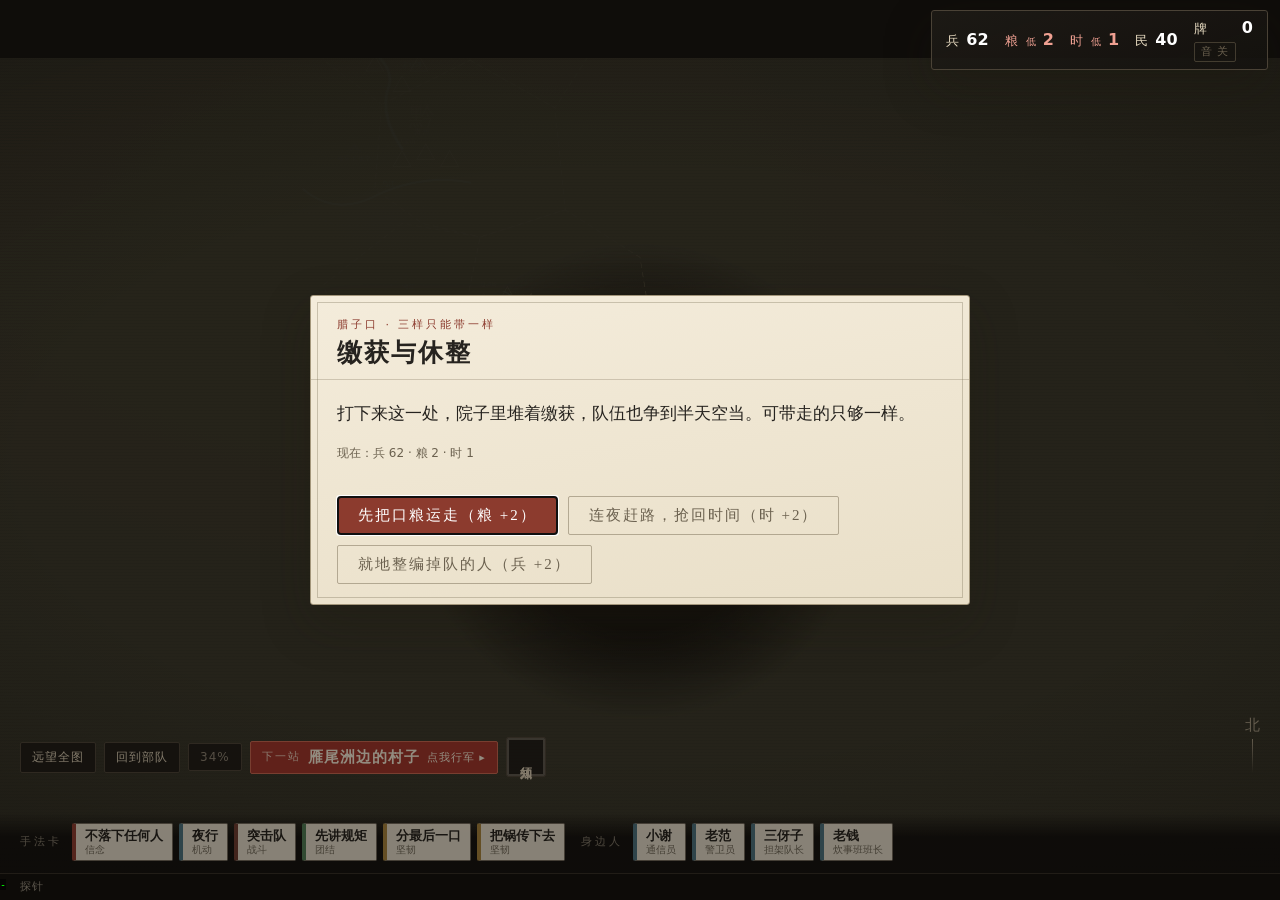
<file: 测试/ui-probe.html>
<!DOCTYPE html>
<html lang="zh-CN">
<head>
<meta charset="utf-8">
<meta name="viewport" content="width=device-width, initial-scale=1, viewport-fit=cover">
<title>UI 探针</title>
<link rel="stylesheet" href="../游戏/style.css">
</head>
<body>
<div id="app">
  <header id="topbar"><div class="brand"><span class="brand-seal">长征</span><h1>万水千山</h1><span class="brand-sub">UI 探针</span></div>
    <nav id="topnav">
      <button class="navlink" id="nav-cards">手法卡与道具</button><button class="navlink" id="nav-board">木牌</button>
      <button class="navlink" id="nav-wall">名单墙</button><button class="navlink" id="nav-history">史料与出处</button>
      <button class="navlink" id="nav-help">规则手册</button><button class="navlink dim" id="reset-btn">清空存档</button>
    </nav></header>
  <div id="hud"></div>
  <main id="viewport">
    <div id="map"><svg id="art-layer" viewBox="0 0 2000 4600" width="2000" height="4600"></svg>
      <svg id="fog-ring" width="100%" height="100%" style="position:absolute;inset:0;pointer-events:none"><circle id="sight-ring" cx="0" cy="0" r="0"/></svg></div>
    <div id="fog"></div><div id="vignette"></div>
    <div class="map-tools"><button id="far-toggle">远望全图</button><button id="center-btn">回到部队</button>
      <span class="zoom" id="zoom-label">30%</span><button id="next-pill" class="next-pill" hidden>下一站</button>
      <button id="notes-btn" class="map-seal">须知</button></div>
    <div id="next-arrow"></div><div class="map-note"></div>
    <div class="compass"><span>北</span><i></i><em></em></div>
    <div class="bottom-trays"><div class="tray"><span class="tray-name">手法卡</span><div id="hand-tray"></div></div>
      <div class="tray"><span class="tray-name">身边人</span><div id="comrade-tray"></div></div></div>
  </main>
  <div id="modal-root"></div><div id="toast"></div>
  <footer id="footbar"><span>探针</span><span></span></footer>
</div>
<pre id="geo" style="position:fixed;left:0;bottom:0;z-index:99;font:10px monospace;color:#0f0;background:#0009;max-width:100%;white-space:pre-wrap">-</pre>
<script src="../游戏/data.js"></script>
<script src="../游戏/game.js"></script>
<script>
(function () {
  const q = new URLSearchParams(location.search).get('scene') || 'spoils';
  function show() {
    const D = window.Game.debug;
    D.Router.closeAll();
    const s = D.Store.s;
    s.flags.seenIntro = true; s.flags.sawNotes = true;
    if (q === 'spoils') { s.food = 2; s.window = 1; s.men = 62; D.Hud.render(); D.Game.gateSpoils(D.NODE_BY_ID['g11']); }
    else if (q === 'fall') { s.men = 0; s.visited = { g1: 1, g2: 1, g3: 1, g4: 1 }; s.board.names = ['小谢', '老范', '三伢子']; s.sin = 0; D.Ending.fall(D.NODE_BY_ID['g4'], 'scatter'); }
    else if (q === 'warn') { s.sin = 4; s.runsFailed = 2; D.Sin.collect(D.NODE_BY_ID['g4']); }
    else if (q === 'notes') { D.Pages.notes(); }
    document.title = 'READY';
  }
  function geo() {
    const vw = window.innerWidth;
    const m = document.querySelector('.modal');
    const r = m && m.getBoundingClientRect();
    const mask = document.querySelector('.modal-mask');
    const mr = mask && mask.getBoundingClientRect();
    const over = [];
    document.querySelectorAll('#app *').forEach(function (el) {
      const b = el.getBoundingClientRect();
      if (b.right > vw + 1 && b.width > 0) over.push((el.id || el.className || el.tagName) + ':' + Math.round(b.left) + '~' + Math.round(b.right));
    });
    document.getElementById('geo').textContent = JSON.stringify({
      vw: vw, docW: document.documentElement.scrollWidth, bodyW: document.body.scrollWidth,
      mask: mr && [Math.round(mr.left), Math.round(mr.right), Math.round(mr.width)],
      modal: r && [Math.round(r.left), Math.round(r.right), Math.round(r.width)],
      over: over.slice(0, 6)
    });
  }
  window.addEventListener('load', function () {
    setTimeout(show, 120);
    setTimeout(function () { show(); geo(); }, 1200);
  });
})();
</script>
</body>
</html>
</file>
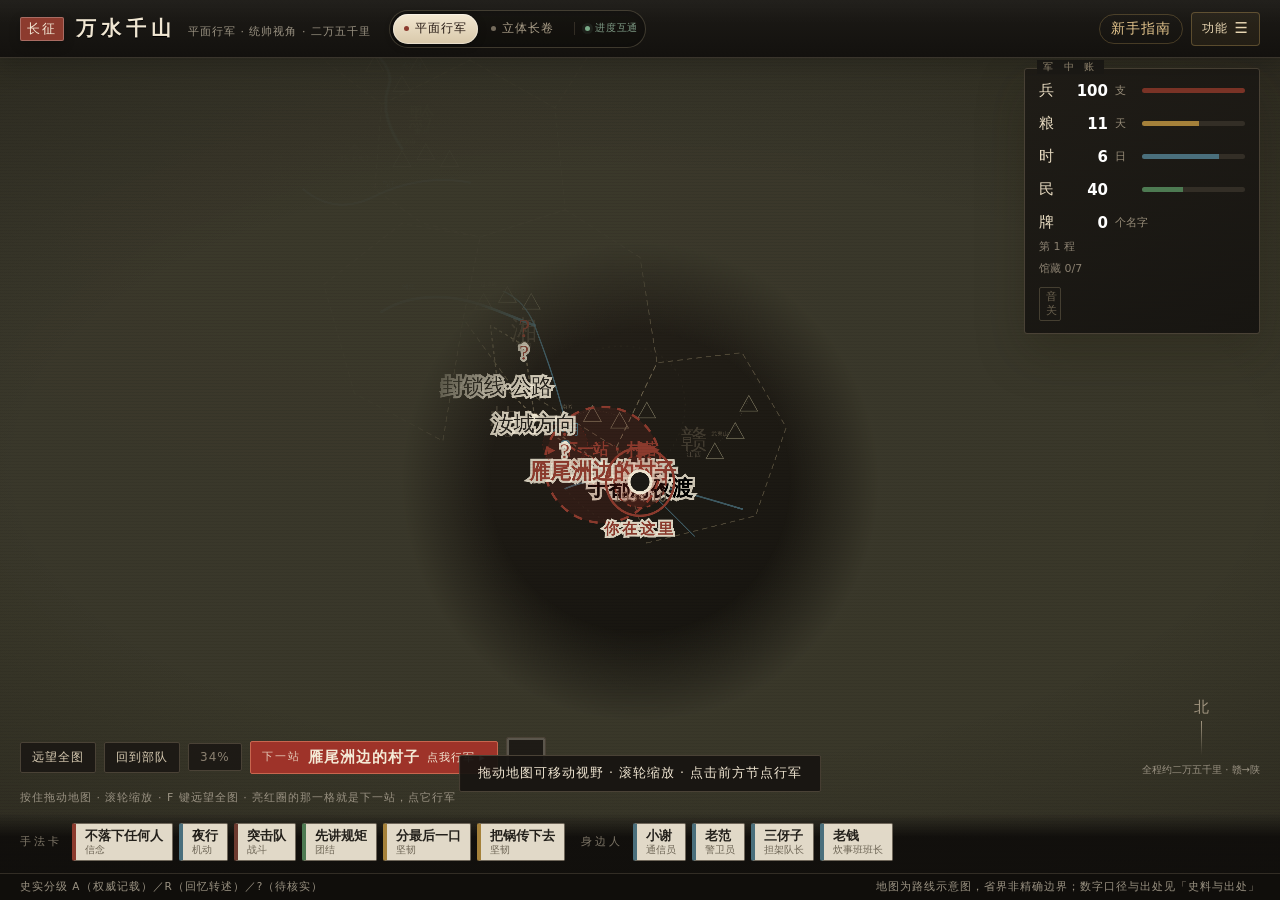
<file: 游戏/map.html>
<!DOCTYPE html>
<html lang="zh-CN">
<head>
<meta charset="utf-8">
<meta name="viewport" content="width=device-width, initial-scale=1, viewport-fit=cover">
<meta name="theme-color" content="#26231f">
<meta name="description" content="长征：万水千山 —— 平面行军图，与立体长卷共用同一局进度。">
<title>长征：万水千山 · 平面行军</title>
<link rel="icon" href="favicon.svg?v=50" type="image/svg+xml">
<link rel="stylesheet" href="style.css?v=50">
</head>
<body>
<a class="skip" href="#viewport">跳到地图</a>
<div id="app">

  <!-- 顶栏：地图模式与功能分区，窄屏自动换行 -->
  <header id="topbar">
    <div class="brand">
      <span class="brand-seal">长征</span>
      <div class="brand-copy">
        <h1>万水千山</h1>
        <span class="brand-sub">平面行军 · 统帅视角 · 二万五千里</span>
      </div>
    </div>
    <div class="mode-switch" role="group" aria-label="地图模式">
      <span class="mode-tab active" aria-current="page"><i></i>平面行军</span>
      <button class="mode-tab" id="switch-to-3d" type="button"><i></i>立体长卷</button>
      <span class="mode-sync" title="两套地图共用同一份本地存档"><i></i>进度互通</span>
    </div>
    <div class="top-actions">
      <button class="navlink guide" id="nav-guide" type="button" data-tutorial="2d">新手指南</button>
      <button class="menu-toggle" id="nav-menu-2d" type="button" aria-expanded="false" aria-controls="topnav">
        <span>功能</span><b aria-hidden="true">☰</b>
      </button>
    </div>
    <nav id="topnav" aria-label="游戏功能">
      <span class="menu-sheet-title">功能菜单 <small>点空白处关闭</small></span>
      <div class="nav-group">
        <span class="nav-group-title">行军记录</span>
        <div class="nav-group-links">
          <button class="navlink" id="nav-cards">行囊</button>
          <button class="navlink" id="nav-board">木牌</button>
          <button class="navlink" id="nav-wall">名单墙</button>
          <button class="navlink" id="nav-history">史料</button>
          <button class="navlink" id="nav-memory">战友记忆</button>
        </div>
      </div>
      <div class="nav-group">
        <span class="nav-group-title">规则与帮助</span>
        <div class="nav-group-links">
          <button class="navlink" id="nav-help">规则手册</button>
          <button class="navlink" data-tutorial="2d">新手引导</button>
        </div>
      </div>
      <div class="nav-group">
        <span class="nav-group-title">本机与入口</span>
        <div class="nav-group-links">
          <button class="navlink util" id="nav-code">存档码</button>
          <button class="navlink dim" id="reset-btn">清空进度</button>
          <a class="navlink home" href="index.html">主入口</a>
        </div>
      </div>
    </nav>
    <div class="nav-scrim" id="nav-scrim" aria-hidden="true"></div>
  </header>

  <!-- 右上角资源条：常驻，CG 时隐藏 -->
  <div id="hud" aria-label="资源状态"></div>

  <!-- 地图主视图 -->
  <main id="viewport" aria-label="长征路线地图">
    <div id="map">
      <svg id="art-layer" viewBox="0 0 2000 4600" width="2000" height="4600"></svg>
      <svg id="fog-ring" width="100%" height="100%" style="position:absolute;inset:0;pointer-events:none">
        <circle id="sight-ring" cx="0" cy="0" r="0"/>
      </svg>
    </div>
    <div id="fog"></div>
    <div id="vignette"></div>
    <div class="map-tools">
      <button id="far-toggle">远望全图</button>
      <button id="center-btn">回到部队</button>
      <span class="zoom" id="zoom-label">30%</span>
      <button id="next-pill" class="next-pill" hidden>下一站</button>
      <button id="notes-btn" class="map-seal" title="玩家须知" aria-label="玩家须知">须知</button>
    </div>
    <div id="next-arrow" aria-hidden="true"></div>
    <div class="map-note">按住拖动地图 · 滚轮缩放 · Tab 远望全图 · 亮红圈的那一格就是下一站，点它行军</div>
    <div class="compass">
      <span>北</span><i></i>
      <em>全程约二万五千里 · 赣→陕</em>
    </div>
    <div class="bottom-trays">
      <div class="tray">
        <span class="tray-name">手法卡</span>
        <div id="hand-tray"></div>
      </div>
      <div class="tray">
        <span class="tray-name">身边人</span>
        <div id="comrade-tray"></div>
      </div>
    </div>
  </main>

  <div id="modal-root"></div>
  <div id="toast" role="status" aria-live="polite"></div>

  <footer id="footbar">
    <span>史实分级 A（权威记载）／R（回忆转述）／?（待核实）</span>
    <span>地图为路线示意图，省界非精确边界；数字口径与出处见「史料与出处」</span>
  </footer>
</div>

<script src="data.js?v=50"></script>
<script src="game.js?v=50"></script>
<script src="tutorial.js?v=50"></script>
<script>
/* 平面 → 立体：先把当前状态落盘，再带着所在节点跳到 3D。
   两套地图共用 cwqs_save_v1，回来后也从同一节点继续。 */
document.addEventListener('DOMContentLoaded', function () {
  var btn = document.getElementById('switch-to-3d');
  function saveNow() {
    try { if (window.Game && Game.debug && Game.debug.Store) Game.debug.Store.save(); } catch (e) {}
  }
  function go3d() {
    saveNow();
    try { localStorage.setItem('cwqs_mode_v1', '3d'); } catch (e) {}
    var at = null;
    try {
      var raw = localStorage.getItem('cwqs_save_v1');
      at = raw ? (JSON.parse(raw) || {}).at : null;
    } catch (e) {}
    location.href = 'route3d.html?v=50&play=1&from=2d' + (at ? '&node=' + encodeURIComponent(at) : '');
  }
  if (btn) btn.addEventListener('click', go3d);

  /* 从 3D 切回来时给一条明确的到达反馈。 */
  if (/[?&]from=3d/.test(location.search)) {
    setTimeout(function () {
      try { if (window.Game && Game.debug && Game.debug.Toast) Game.debug.Toast.show('已同步立体长卷进度 · 平面行军'); } catch (e) {}
    }, 700);
  }
});
</script>
</body>
</html>
</file>
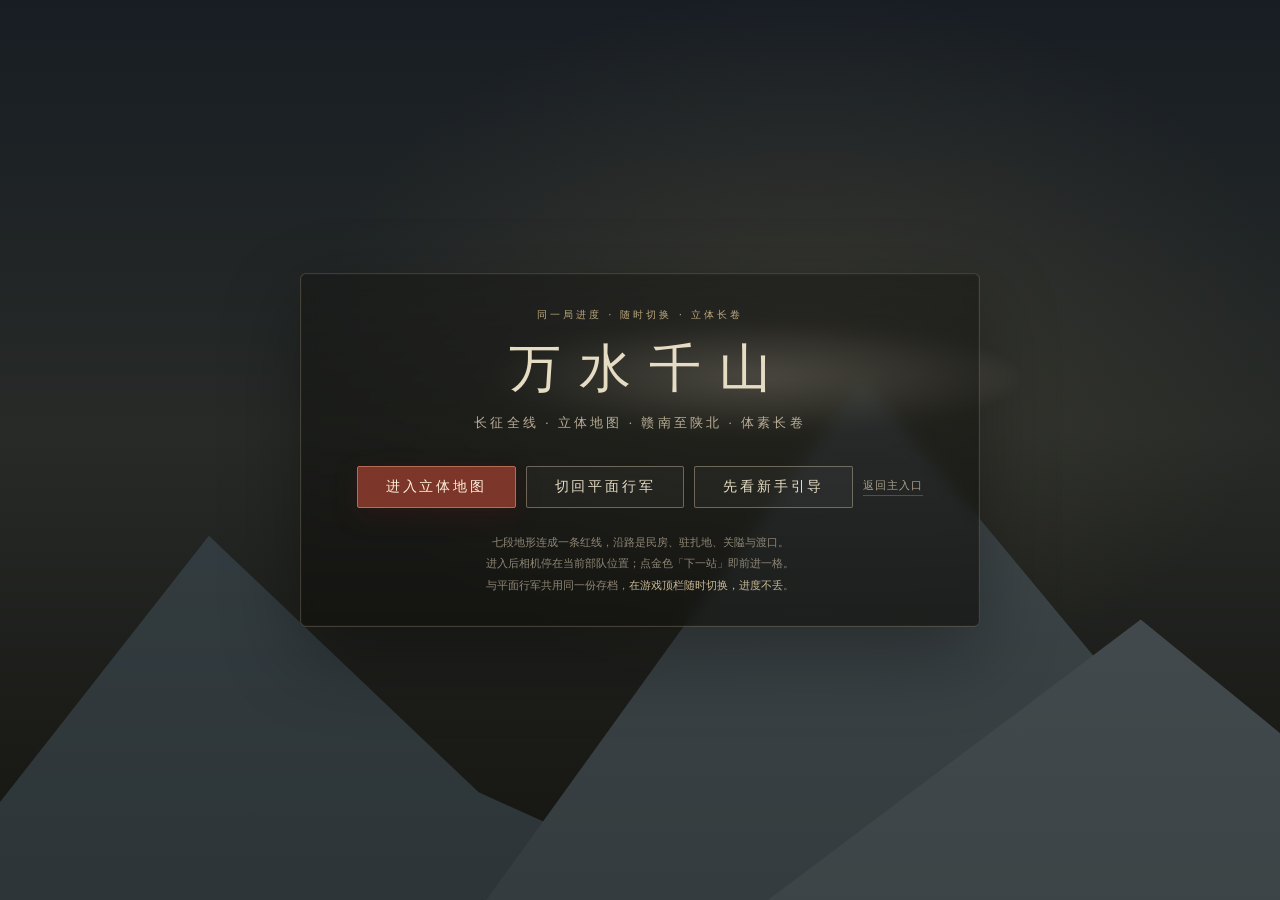
<file: 游戏/route3d.html>
<!DOCTYPE html>
<html lang="zh-CN">
<head>
<meta charset="utf-8">
<meta name="viewport" content="width=device-width,initial-scale=1,viewport-fit=cover">
<meta name="description" content="长征：万水千山 —— 立体长卷，与平面行军共用同一局进度。">
<title>长征：万水千山 · 立体长卷</title>
<style>
  :root { --red:#8C3B2E; --warm:#B8AC93; --cool:#4A5A63; --paper:#E6DCC4; --ink:#17150f;
    --paper-2:#e6dcc4; --line:#b3a68a; --river:#4a6f7c; --grass:#4d7a52; --gold:#a5813a; --warn:#7c2f22;
    --serif:"Songti SC","STSong","Noto Serif SC","Source Han Serif SC","SimSun",serif;
    --sans:"PingFang SC","Microsoft YaHei",system-ui,sans-serif; }
  * { box-sizing:border-box; }
  html,body { margin:0; width:100%; height:100%; overflow:hidden; background:#17150f; color:var(--paper);
    font-family:"Songti SC","SimSun",serif; }
  /* 3D 舞台自己裁掉投影到屏外的热区/路线，避免绝对定位子元素撑大移动端布局视口。 */
  #stage { position:absolute; inset:0; overflow:hidden; }
  #stage canvas { display:block; width:100%; height:100%; touch-action:none; cursor:grab; }
  #route-overlay { position:absolute; inset:0; z-index:3; width:100%; height:100%; pointer-events:none; display:none; }
  #cover { position:absolute; inset:0; display:flex; flex-direction:column; justify-content:center;
    align-items:center; text-align:center; padding:24px;
    background:radial-gradient(720px 520px at 63% 38%,rgba(181,154,104,.14),transparent 68%),
      linear-gradient(180deg,#171d23 0%,#272a27 48%,#14130f 100%); }
  .peaks { position:absolute; inset:0; pointer-events:none; opacity:.62; }
  .peaks i { position:absolute; bottom:0; display:block; background:var(--cool); }
  .peaks i:nth-child(1){ left:-6%; width:62%; height:46%; clip-path:polygon(0 100%,36% 12%,70% 74%,100% 100%); background:#3d4a52; }
  .peaks i:nth-child(2){ left:38%; width:70%; height:58%; clip-path:polygon(0 100%,42% 0%,72% 62%,100% 100%); background:#4a565d; }
  .peaks i:nth-child(3){ left:60%; width:56%; height:38%; clip-path:polygon(0 100%,52% 18%,100% 100%); background:#57636a; }
  .snowcap { position:absolute; inset:0; pointer-events:none; opacity:.5;
    background:radial-gradient(ellipse 30% 9% at 59% 42%, #e6dcc4 0%, transparent 70%); }
  #cover .inner { position:relative; z-index:2; width:min(680px,100%); padding:34px clamp(22px,5vw,52px) 30px;
    border:1px solid rgba(199,184,152,.24); border-radius:6px;
    background:linear-gradient(180deg,rgba(20,20,17,.48),rgba(16,16,13,.7));
    box-shadow:0 28px 80px rgba(0,0,0,.32),inset 0 0 0 1px rgba(255,255,255,.025);
    backdrop-filter:blur(8px); }
  .cover-kicker { margin:0 0 12px; font-family:var(--sans); font-size:10px; letter-spacing:3px; color:#bca97f; }
  h1 { margin:0 0 10px; font-size:clamp(36px,5vw,52px); font-weight:500; letter-spacing:.34em; text-indent:.34em; }
  .sub { font-size:13px; letter-spacing:.24em; color:#b9ae96; margin-bottom:34px; }
  .btn { font-family:inherit; font-size:14px; letter-spacing:.2em; color:var(--paper); cursor:pointer;
    padding:11px 28px; border:1px solid rgba(182,172,147,.5); background:rgba(140,59,46,.26); border-radius:2px; }
  .btn:hover { background:rgba(140,59,46,.6); }
  .btn.primary { background:rgba(140,59,46,.86); border-color:#b76b57; color:#fff1da; box-shadow:0 8px 24px rgba(80,25,18,.26); }
  .btn.primary:hover { background:#a34a39; }
  .btn.ghost { background:rgba(255,255,255,.035); }
  .cover-actions { display:flex; justify-content:center; flex-wrap:wrap; gap:10px; }
  .cover-home { align-self:center; font-family:var(--sans); font-size:11px; letter-spacing:1px; color:#a99f89;
    text-decoration:none; border-bottom:1px solid rgba(169,159,137,.35); padding-bottom:2px; }
  .cover-home:hover { color:#eee1c7; }
  .note { margin:24px auto 0; font-size:11px; line-height:1.95; color:#8f8776; max-width:540px; }
  .note b { color:#c9b995; font-weight:500; }
  /* 顶/底两条流式带：左·中·右三区用 auto margin 排布，装不下整块换行。
     以前每个控件各自 absolute 钉一个 top/bottom 像素值，窗口一窄就全压在一起。 */
  #ui-top, #ui-bottom { position:absolute; left:16px; right:16px; z-index:6; display:flex;
    flex-wrap:wrap; gap:10px; pointer-events:none; }
  /* 顶带里的手机菜单抽屉必须盖住底栏；弹窗 root 仍在其上（z-index 30）。 */
  #ui-top { z-index:20; }
  #ui-top { top:16px; align-items:flex-start; }
  #ui-bottom { bottom:16px; align-items:flex-end; }
  #ui-top-l, #ui-bottom-l, #ui-bottom-r { display:flex; flex-direction:column; gap:8px; }
  #ui-top-l, #ui-bottom-l { align-items:flex-start; }
  #ui-bottom-r { align-items:flex-end; }
  #g3d-nav-slot:empty, #toast:empty { display:none; }
  #hud3d, #legend, #g3d-topbar, #hud, #next-pill, #hand-tray, #comrade-tray, #meta, #err, #g3d-nav {
    pointer-events:auto; }

  /* ===== 与平面版共用的模式切换 / 顶栏 ===== */
  .g3d-brandbar { display:flex; align-items:center; gap:10px; flex-wrap:wrap;
    padding:6px 8px; border:1px solid rgba(182,172,147,.22); border-radius:6px;
    background:linear-gradient(180deg,rgba(20,19,15,.78),rgba(16,15,12,.66));
    box-shadow:0 10px 30px rgba(0,0,0,.16); backdrop-filter:blur(7px); }
  .g3d-brand { display:flex; align-items:center; gap:9px; }
  .g3d-seal { display:inline-block; padding:3px 6px; color:#f6ecd9; background:#8C3B2E;
    box-shadow:inset 0 0 0 1px rgba(255,255,255,.23); font-size:11px; letter-spacing:2px; }
  .g3d-title { font-size:17px; letter-spacing:4px; color:#f0e6d2; white-space:nowrap; }
  .g3d-sub { font-family:var(--sans); font-size:10px; letter-spacing:1px; color:#968b77; }
  .mode-switch { display:flex; align-items:center; gap:2px; padding:2px;
    border:1px solid rgba(151,137,111,.34); border-radius:999px; background:rgba(5,5,4,.25); }
  .mode-tab { display:inline-flex; align-items:center; gap:5px; min-height:28px; padding:4px 9px;
    border:0; border-radius:999px; background:transparent; color:#a99d87; text-decoration:none;
    font-family:var(--sans); font-size:10.5px; letter-spacing:.7px; cursor:pointer; }
  .mode-tab i { width:4px; height:4px; border-radius:50%; background:currentColor; opacity:.65; }
  .mode-tab.active { color:#241812; background:linear-gradient(#f3e8d2,#d8c8aa);
    box-shadow:0 2px 8px rgba(0,0,0,.26),inset 0 0 0 1px rgba(255,255,255,.38); }
  .mode-tab.active i { background:#8C3B2E; opacity:1; }
  button.mode-tab:hover { color:#f2e7d2; background:rgba(255,255,255,.07); }
  .mode-sync { display:inline-flex; align-items:center; gap:5px; margin:0 3px 0 5px; padding-left:8px;
    border-left:1px solid rgba(154,140,112,.24); font-family:var(--sans); font-size:9px;
    letter-spacing:.6px; color:#83a18c; white-space:nowrap; }
  .mode-sync i { width:4px; height:4px; border-radius:50%; background:#79a987; }
  .g3d-hub { font-family:var(--sans); font-size:10px; letter-spacing:1px; color:#cdb185;
    text-decoration:none; border:1px solid rgba(197,161,92,.24); border-radius:3px; padding:5px 8px; }
  .g3d-hub:hover { color:#fff1d5; background:rgba(197,161,92,.1); }

  #hud3d { display:none; flex-direction:column; gap:6px; align-items:flex-start; font-size:12px; letter-spacing:.12em; }
  #hud3d.on { display:flex; }
  #hud3d button { font-family:inherit; font-size:12px; letter-spacing:.1em; color:var(--paper);
    padding:6px 11px; border:1px solid rgba(182,172,147,.4); background:rgba(20,19,15,.6); cursor:pointer; }
  .scene-head { display:flex; align-items:center; flex-wrap:wrap; gap:6px; }
  .scene-head #btn-tools { color:#f2e7d3; border-color:rgba(197,161,92,.5); background:rgba(140,59,46,.38); }
  .scene-note { font-family:var(--sans); font-size:9.5px; letter-spacing:.8px; color:#8fa692; padding-left:4px; }
  .scene-tools { display:none; flex-wrap:wrap; gap:6px; align-items:center; padding:7px;
    border:1px solid rgba(182,172,147,.22); border-radius:5px; background:rgba(16,16,13,.72);
    box-shadow:0 12px 30px rgba(0,0,0,.18); }
  #hud3d.open .scene-tools { display:flex; }
  #hud { position:fixed; top:84px; right:16px; z-index:7; }
  #legend { display:none; flex-wrap:wrap; gap:4px 12px; max-width:min(560px,80vw);
    font-size:11px; letter-spacing:.08em; padding:8px 10px; background:rgba(20,19,15,.55); border:1px solid rgba(182,172,147,.25); border-radius:4px; }
  #legend.on { display:flex; }
  #legend .row { display:flex; align-items:center; gap:7px; }
  #legend .sw { width:12px; height:12px; border-radius:2px; display:inline-block; box-shadow:0 0 0 1px rgba(0,0,0,.3); }
  #meta { display:none; font-size:11px;
    line-height:1.9; color:#cfc4aa; text-align:left; text-shadow:0 1px 4px #000; }
  #meta.on { display:block; }
  #place { display:inline-block; padding:5px 10px; border-radius:4px;
    background:rgba(17,16,13,.62); border:1px solid rgba(182,172,147,.24);
    color:#e7dcc5; font-weight:500; font-size:12px; letter-spacing:.08em;
    text-shadow:0 1px 3px #000; backdrop-filter:blur(5px); }
  #place:empty { display:none; }
  #err { display:none; max-width:min(560px,60vw);
    font-size:12px; line-height:1.8; color:#f4dcd4; background:rgba(90,35,28,.85); padding:10px 14px; border-radius:4px; }

  /* ===== 3D 玩法 UI（游戏3D 引擎 game3d.js 所需；独立一层，不与上面的 3D 渲染样式冲突） ===== */
  .g3d-hud { display:flex; flex-direction:column; gap:6px;
    font-family:"Songti SC","SimSun",serif; }
  .g3d-hud .res { display:flex; align-items:center; gap:8px; background:rgba(20,19,15,.62); border:1px solid rgba(182,172,147,.28);
    border-radius:4px; padding:5px 10px; min-width:152px; }
  .g3d-hud .res-k { font-size:13px; width:1em; text-align:center; }
  .g3d-hud .res-v { font-size:16px; font-variant-numeric:tabular-nums; color:#E6DCC4; min-width:30px; text-align:right; }
  .g3d-hud .res-v.up { color:#9fd6a0; } .g3d-hud .res-v.down { color:#e7a39a; }
  .g3d-hud .res-bar { flex:1; height:5px; background:rgba(0,0,0,.35); border-radius:3px; overflow:hidden; }
  .g3d-hud .res-bar i { display:block; height:100%; }

  /* 功能菜单：桌机与手机都从「菜单」打开，主界面只留行军所需的核心操作。 */
  .g3d-topbar {
    position:absolute; top:calc(100% + 8px); right:0; z-index:45;
    display:none; grid-template-columns:repeat(3,minmax(0,1fr)); gap:6px;
    width:min(470px, calc(100vw - 32px)); max-width:100%; margin:0; padding:13px;
    border:1px solid rgba(182,172,147,.4); border-radius:9px;
    background:linear-gradient(180deg,rgba(28,26,20,.99),rgba(16,15,12,.99));
    box-shadow:0 22px 60px rgba(0,0,0,.58); font-family:"Songti SC","SimSun",serif;
  }
  .g3d-topbar.open { display:grid; }
  .menu-group-title { grid-column:1/-1; padding:1px 2px 0; margin-top:2px;
    color:#8f8776; font:600 9.5px/1.4 var(--sans); letter-spacing:2.2px; }
  .menu-group-title:first-of-type { margin-top:0; }
  .g3d-topbar button { font-family:inherit; font-size:12px; letter-spacing:.1em; color:#E6DCC4;
    padding:6px 11px; border:1px solid rgba(182,172,147,.4); background:rgba(20,19,15,.6); cursor:pointer; border-radius:3px; }
  .g3d-topbar button:hover { background:rgba(140,59,46,.55); }
  .g3d-topbar a { display:grid; place-items:center; min-height:32px; padding:6px 11px;
    border:1px solid rgba(182,172,147,.4); border-radius:3px; background:rgba(20,19,15,.6);
    color:#E6DCC4; text-decoration:none; font-size:12px; letter-spacing:.1em; }
  .g3d-topbar a:hover { background:rgba(140,59,46,.55); color:#fff1d8; }

  .g3d-nav { max-width:min(300px,100%);
    background:rgba(20,19,15,.72); border:1px solid rgba(182,172,147,.28); border-radius:6px; padding:12px 14px;
    font-family:"Songti SC","SimSun",serif; color:#E6DCC4; }
  .g3d-nav .nav-cur { display:flex; align-items:baseline; gap:8px; font-size:15px; }
  .g3d-nav .nav-cur b { font-size:18px; }
  .g3d-nav .nav-cur-tip { font-size:11px; color:#b9ae96; }
  .g3d-nav .nav-enter { margin-left:auto; font-family:inherit; font-size:12px; color:#F2ECDA;
    padding:4px 10px; border:1px solid rgba(182,172,147,.4); background:rgba(140,59,46,.5); cursor:pointer; border-radius:3px; }
  .g3d-nav .nav-next { margin-top:10px; font-size:12px; color:#cfc4aa; display:flex; flex-wrap:wrap; gap:6px; align-items:center; }
  .g3d-nav .nav-next-tip { width:100%; color:#b9ae96; }
  .g3d-nav .nav-go { font-family:inherit; font-size:13px; color:#F2ECDA; padding:5px 12px;
    border:1px solid rgba(182,172,147,.45); background:rgba(140,59,46,.32); cursor:pointer; border-radius:3px; }
  .g3d-nav .nav-go:hover { background:rgba(140,59,46,.7); }
  .g3d-nav .dim { color:#8f8776; font-style:italic; }

  .node-hits { position:absolute; inset:0; z-index:4; pointer-events:none; user-select:none; -webkit-user-select:none; }
  .node-hit { position:absolute; transform:translate(-50%,-50%); width:20px; height:20px; border-radius:50%;
    border:2px solid rgba(230,220,196,.85); background:rgba(140,59,46,0); pointer-events:auto; cursor:pointer;
    padding:0; font-size:13px; line-height:1; color:#fff; text-shadow:0 1px 2px #000; }
  .node-hit.reach { background:rgba(140,59,46,.5); box-shadow:0 0 0 3px rgba(214,189,120,.26); animation:nhpulse 1.6s ease-in-out infinite; }
  .node-hit.cur { width:30px; height:30px; border-color:#e6dcc4; background:rgba(214,189,120,.85); color:#17150f; font-size:18px; z-index:2; }
  /* 唯一真正的下一站：金色高亮 + 双层脉冲光环 + “下一站”标签，从一众红点里一眼可辨 */
  .node-hit.next { width:32px; height:32px; border-color:#fff3d6; z-index:3;
    background:radial-gradient(circle at 50% 38%, #fbeec2, #d6bd78 72%);
    box-shadow:0 0 0 5px rgba(214,189,120,.5), 0 0 16px rgba(214,189,120,.55);
    animation:nnext 1.5s ease-in-out infinite; }
  .node-hit.next::after { content:'下一站'; position:absolute; top:-24px; left:50%; transform:translateX(-50%);
    font-family:var(--sans); font-size:11px; letter-spacing:.18em; white-space:nowrap; color:#fff3d6;
    background:rgba(15,14,10,.82); padding:2px 8px; border-radius:10px; text-shadow:0 1px 2px #000; }
  .node-hit.cur::after { content:'你在这里'; position:absolute; top:-24px; left:50%; transform:translateX(-50%);
    font-family:var(--sans); font-size:11px; letter-spacing:.12em; white-space:nowrap; color:#e6dcc4;
    background:rgba(15,14,10,.82); padding:2px 8px; border-radius:10px; text-shadow:0 1px 2px #000; }
  @keyframes nhpulse { 0%,100%{ box-shadow:0 0 0 3px rgba(214,189,120,.30);} 50%{ box-shadow:0 0 0 7px rgba(214,189,120,.10);} }
  @keyframes nnext { 0%,100%{ box-shadow:0 0 0 4px rgba(214,189,120,.45),0 0 12px rgba(214,189,120,.5);} 50%{ box-shadow:0 0 0 9px rgba(214,189,120,.16),0 0 22px rgba(214,189,120,.62);} }

  .g3d-tray { display:flex; flex-wrap:wrap; gap:6px; max-width:min(290px,58vw); justify-content:flex-end; }
  .g3d-tray .chip { font-family:"Songti SC","SimSun",serif; font-size:12px; color:#E6DCC4;
    padding:4px 9px; border:1px solid rgba(182,172,147,.4); background:rgba(20,19,15,.6); border-radius:14px; cursor:pointer; }
  .g3d-tray .chip.comrade { border-color:rgba(214,189,120,.5); }
  .g3d-tray .dim { color:#8f8776; font-style:italic; font-size:11px; }

  .g3d-next { flex:0 0 auto; margin-inline:auto;
    font-family:"Songti SC","SimSun",serif; font-size:14px; letter-spacing:.12em; color:#F2ECDA;
    padding:9px 22px; border:1px solid rgba(214,189,120,.6); background:rgba(140,59,46,.6); cursor:pointer; border-radius:24px; }
  .g3d-next:hover { background:rgba(140,59,46,.9); }
  #next-pill em { font-style:normal; font-size:10px; letter-spacing:2px; opacity:.86; }
  #next-pill em::after { content:' · '; }
  #next-pill b { font-weight:600; }
  #next-pill b::after { content:' ▸'; }

  .g3d-toast { flex:0 0 100%;
    display:flex; flex-direction:column; gap:6px; align-items:center; pointer-events:none; font-family:"Songti SC","SimSun",serif; }
  .g3d-toast .toast-item { background:rgba(20,19,15,.82); color:#ecdfc4; font-size:13px; padding:7px 16px; border-radius:18px;
    border:1px solid rgba(182,172,147,.3); box-shadow:0 4px 14px rgba(0,0,0,.4); transition:opacity .4s, transform .4s; }
  .g3d-toast .toast-item.fade { opacity:0; transform:translateY(-6px); }

  #modal-root { position:absolute; inset:0; z-index:30; pointer-events:none; }
  .modal-wrap { position:absolute; inset:0; display:flex; align-items:center; justify-content:center; padding:20px;
    background:rgba(10,9,6,.62); font-family:"Songti SC","SimSun",serif; pointer-events:auto; }
  .modal-wrap.blocking { background:rgba(10,9,6,.82); }
  .modal { background:#EFE7D2; color:#17150f; width:92%; max-width:680px; max-height:86vh; display:flex; flex-direction:column;
    border-radius:8px; box-shadow:0 18px 60px rgba(0,0,0,.55); overflow:hidden; }
  .modal.wide { max-width:780px; } .modal.mid { max-width:540px; } .modal.sm { max-width:400px; }
  .modal.cinematic { background:linear-gradient(180deg,#F2ECDA,#E4DAC0); }
  .modal-head { padding:16px 22px 10px; border-bottom:1px solid rgba(23,21,15,.12); }
  .modal-head .kicker { display:inline-block; font-size:11px; letter-spacing:.2em; color:#8C3B2E; margin-bottom:4px; }
  .modal-head h3 { margin:0; font-size:21px; font-weight:500; letter-spacing:.04em; }
  .modal-body { padding:14px 22px 18px; overflow:auto; line-height:1.85; font-size:15px; }
  .modal-body p { margin:6px 0; }
  .modal-foot { padding:12px 22px 16px; display:flex; gap:10px; justify-content:flex-end; border-top:1px solid rgba(23,21,15,.1); }
  .mbtn { font-family:inherit; font-size:14px; letter-spacing:.08em; padding:8px 18px; border-radius:4px; cursor:pointer;
    border:1px solid rgba(23,21,15,.3); background:transparent; color:#17150f; }
  .mbtn.primary { background:#8C3B2E; color:#F2ECDA; border-color:#8C3B2E; }
  .mbtn.ghost { border-color:rgba(23,21,15,.25); color:#5a5246; }
  .mbtn:hover { filter:brightness(1.08); }

  /* ===== CG 分镜（移植自 2D style.css：cg-stage / cg-img / cg-weather / 运镜 / 天气粒子） =====
     宣纸+墨+红之外的“电影感”层：全幅 CG 图 + 天气粒子 + 暗角，文字浮在其上。 */
  .modal { position:relative; }
  .modal-wrap.cinematic { background:rgba(8,7,6,.88); }
  .modal.cinematic { background:linear-gradient(180deg,#211d15,#2a241a); color:#F2ECDA;
    border:1px solid rgba(200,186,160,.22); box-shadow:0 24px 80px rgba(0,0,0,.7); }
  .modal.cinematic .modal-head { border-bottom-color:rgba(200,186,160,.18); }
  .modal.cinematic .modal-head h3 { color:#f3e9d6; }
  .modal.cinematic .kicker { color:#d99a86; }
  .modal.cinematic .modal-foot { border-top-color:rgba(200,186,160,.16); }
  /* 只给压在 CG 上的字一层短阴影。原先 6px 的扩大到字缘外，反而像糊了。 */
  .modal.cinematic .modal-head,
  .modal.cinematic .modal-body {
    text-shadow:0 1px 2px rgba(0,0,0,.94), 0 1px 10px rgba(0,0,0,.26); }
  .modal.cinematic .modal-body .cg { color:#f0e6d2; }
  .modal.cinematic .modal-body .cg.big { color:#f6ecd8; }
  .modal.cinematic .modal-body .cg.dim { color:#c9bda6; }
  .modal.cinematic .modal-body .lead { color:#e7dcc6; }
  .modal.cinematic .modal-body .note-hint { background:rgba(140,59,46,.18); color:#dccfb8; border-left-color:#8C3B2E; }
  .modal.cinematic .modal-body .src { color:#a89c86; }
  .modal.cinematic .modal-body .quote { color:#cdbfa8; border-left-color:#b8a06a; }
  .modal.cinematic .modal-body .delta { background:rgba(200,186,160,.1); color:#e3d7bf; }
  .modal.cinematic .modal-body .name-list li { color:#ecdfc4; }
  .modal.cinematic .lore { background:rgba(7,6,5,.52); border-color:rgba(200,186,160,.28); }
  .modal.cinematic .lore-t { color:#eee3cd; }
  .modal.cinematic .lore-where, .modal.cinematic .lore-s { color:#c9bca3; }
  /* 深色剧情弹窗里，纸面弹窗的深色辅助文字必须转浅；否则在 CG 上会发灰发糊。 */
  .modal.cinematic .modal-body .notelist { color:#eee2cb; }
  .modal.cinematic .modal-body .lead { color:#f1e7d4; }
  .modal.cinematic .modal-body .cg.dim { color:#d8ccb6; }
  .modal.cinematic .modal-body .costline,
  .modal.cinematic .modal-body .brief,
  .modal.cinematic .modal-body .mem,
  .modal.cinematic .modal-body .dim,
  .modal.cinematic .modal-body .lore-links,
  .modal.cinematic .modal-body .wall-head,
  .modal.cinematic .modal-body .cardbar-tip,
  .modal.cinematic .modal-body .card-detail p,
  .modal.cinematic .modal-body .wc-places,
  .modal.cinematic .modal-body .lockbox p,
  .modal.cinematic .modal-body .echo { color:#cbbfa6; }
  .modal.cinematic .modal-body .lore-links a { color:#a9ced8; }
  .modal.cinematic .modal-body .delta {
    color:#efe3cd; background:rgba(8,7,6,.44); border-left-color:#bd6a56; }
  .modal.cinematic .modal-body .note-hint {
    color:#f0e2c9; background:rgba(140,59,46,.32); border-left-color:#bd6a56; }
  .modal.cinematic .modal-body .src { color:#c3b69e; }
  .modal.cinematic .modal-body .quote { color:#e5d9c2; border-left-color:#c2aa72; }
  .modal.cinematic .modal-body .card-detail,
  .modal.cinematic .modal-body .wall-card {
    background:rgba(8,7,6,.46); border-color:rgba(200,186,160,.25); }
  .modal.cinematic .modal-body .card-detail h4,
  .modal.cinematic .modal-body .wall-names { color:#efe3cb; }
  .modal.cinematic .modal-body .card-detail .tag { color:#e5a18d; }
  .modal.cinematic .modal-body .sin-tag,
  .modal.cinematic .modal-body .lesson { color:#e8a792; border-color:rgba(232,167,146,.54); }
  .modal.cinematic .modal-body .lockbox { background:rgba(140,59,46,.20); border-color:rgba(205,120,100,.42); }
  .modal.cinematic .modal-body .lockbox b { color:#f1b3a2; }
  .modal.cinematic .modal-body .rule-note {
    color:#d7d9c9; background:rgba(30,45,32,.48); border:1px solid rgba(142,180,146,.34);
    padding:8px 12px; border-radius:2px; }
  .modal.cinematic .modal-body .code-box {
    color:#ecdfc4; background:rgba(8,7,6,.48); border-color:rgba(200,186,160,.30); }
  /* 浅色选项卡、道具卡、史料标题不要把上面的阴影再继承进去，否则黑字会发虚。 */
  .modal.cinematic .modal-body .opt,
  .modal.cinematic .modal-body .opt *,
  .modal.cinematic .modal-body .chip,
  .modal.cinematic .modal-body .chip *,
  .modal.cinematic .modal-body .lore-top,
  .modal.cinematic .modal-body .lore-top *,
  .modal.cinematic .modal-body .code-box { text-shadow:none; }
  .cg-stage { position:absolute; inset:0; overflow:hidden; z-index:0; pointer-events:none; border-radius:8px; }
  .cg-stage.no-art { display:none; }   /* 图没生成或加载失败：只留原来的文字 CG */
  .cg-img { position:absolute; inset:0; width:100%; height:100%; object-fit:cover; }
  .cg-weather { position:absolute; inset:0; width:100%; height:100%; opacity:.9; }
  .cg-scrim {
    position:absolute; inset:0;
    background:
      linear-gradient(180deg,rgba(8,7,6,.74) 0%,rgba(8,7,6,.52) 34%,rgba(8,7,6,.64) 72%,rgba(8,7,6,.88) 100%),
      radial-gradient(120% 80% at 50% 0%,rgba(8,7,6,.26),transparent 62%);
  }
  .modal-head, .modal-body, .modal-foot { position:relative; z-index:1; }
  @keyframes cg-zoom-in  { from { transform:scale(1.02); } to { transform:scale(1.13); } }
  @keyframes cg-pan-left  { from { transform:scale(1.10) translateX(2.5%); } to { transform:scale(1.10) translateX(-2.5%); } }
  @keyframes cg-pan-right { from { transform:scale(1.10) translateX(-2.5%); } to { transform:scale(1.10) translateX(2.5%); } }
  @keyframes cg-pan-up    { from { transform:scale(1.10) translateY(2%); } to { transform:scale(1.10) translateY(-2%); } }
  @keyframes cg-fade      { from { opacity:0; transform:translateY(6px); } to { opacity:1; transform:none; } }
  .cg-stage.motion-zoom-in  .cg-img { animation:cg-zoom-in 12s ease-out forwards; }
  .cg-stage.motion-pan-left .cg-img { animation:cg-pan-left 13s ease-out forwards; }
  .cg-stage.motion-pan-right .cg-img { animation:cg-pan-right 13s ease-out forwards; }
  .cg-stage.motion-pan-up   .cg-img { animation:cg-pan-up 13s ease-out forwards; }
  .modal.cinematic .modal-body > .cg { animation:cg-fade 1.1s ease-out both; }
  .modal.cinematic .modal-body > .cg:nth-child(2) { animation-delay:.35s; }
  .modal.cinematic .modal-body > .cg:nth-child(3) { animation-delay:.7s; }
  @media (prefers-reduced-motion: reduce) {
    .cg-stage .cg-img { animation:none !important; }
    .cg-weather { display:none; }
    .modal.cinematic .modal-body > .cg { animation:none !important; }
  }

  /* 右侧「下一站」导航：唯一推荐项金色高亮，与地图金色点呼应 */
  .g3d-nav .nav-go.rec { background:rgba(214,189,120,.42); border-color:#d6bd78; color:#fff; font-weight:600; }
  .g3d-nav .nav-go .recdot { color:#fff3d6; }

  .modal-body .cg { font-size:18px; line-height:2; color:#3a2f23; margin:6px 0 12px; }
  .modal-body .lead { margin:8px 0; }
  .modal-body .note-hint { font-size:13px; color:#6b6151; background:rgba(140,59,46,.08); border-left:3px solid #8C3B2E;
    padding:8px 12px; border-radius:0 4px 4px 0; margin:10px 0; }
  .modal-body .src { font-size:12px; color:#7a7163; font-style:italic; margin-top:10px; }
  .modal-body .quote { font-size:15px; color:#5a4632; border-left:3px solid #b8a06a; padding-left:12px; margin:10px 0; }
  .modal-body .mem { font-size:13px; color:#5a5246; margin:4px 0; }
  .modal-body .dim { color:#8a8071; font-style:italic; }
  .modal-body .name-list { margin:8px 0; padding-left:20px; columns:2; }
  .modal-body .name-list li { margin:2px 0; }
  .wall-list { display:flex; flex-direction:column; gap:10px; }
  .wall-card { background:rgba(23,21,15,.05); border:1px solid rgba(23,21,15,.12); border-radius:6px; padding:10px 14px; }
  .wall-head { font-size:13px; color:#6b6151; margin-bottom:4px; }
  .wall-names { font-size:14px; }
  .card-list { display:flex; flex-direction:column; gap:8px; }
  .card-detail { background:rgba(23,21,15,.05); border:1px solid rgba(23,21,15,.12); border-radius:6px; padding:9px 13px; }
  .card-detail.used { opacity:.5; }
  .card-detail h4 { margin:0 0 4px; font-size:15px; }
  .card-detail .tag { font-size:11px; color:#8C3B2E; margin-left:8px; }
  .card-detail p { margin:0; font-size:13px; color:#5a5246; }
  .lore-list { display:grid; grid-template-columns:1fr 1fr; gap:12px; }
  .lore { background:rgba(23,21,15,.05); border:1px solid rgba(23,21,15,.12); border-radius:6px; padding:11px 14px; }
  .lore.locked { opacity:.55; }
  .lore-top { display:flex; align-items:center; gap:8px; }
  .lore-top h4 { margin:0; font-size:15px; }
  .grade { font-size:11px; padding:1px 7px; border-radius:10px; color:#fff; }
  .g-A { background:#3a6b4a; } .g-R { background:#7a5a2e; } .g-q { background:#6b6151; }
  .lore-where { font-size:12px; color:#7a7163; margin:4px 0; }
  .lore-t { font-size:13px; line-height:1.8; }
  .lore-s { font-size:11px; color:#8a8071; margin-top:6px; }
  .code-box { width:100%; height:90px; font-family:monospace; font-size:12px; padding:8px; border:1px solid rgba(23,21,15,.3); border-radius:4px; resize:none; }
  .notelist { margin:8px 0; padding-left:20px; }

  /* ===== 事件关卡：选项 / 附卡 / 违纪标签 / 通用 chip（从 2D style.css 移植，保持宣纸+墨+红一致观感） ===== */
  .opts { display:flex; flex-direction:column; gap:8px; margin:6px 0 14px; }
  .opt { text-align:left; cursor:pointer; background:rgba(255,253,247,.66);
    border:1px solid rgba(122,111,87,.45); border-left:4px solid transparent;
    padding:11px 14px; border-radius:2px; transition:.16s; font-family:var(--serif); }
  .opt:hover { border-left-color:var(--red); background:#fffdf7; transform:translateX(3px); }
  .opt-label { display:block; font-size:16.5px; color:#221f1a; line-height:1.75; }
  .opts.locked .opt { pointer-events:none; cursor:default; }
  .opt.picked { border-left-color:var(--red); background:#fffdf7; box-shadow:inset 0 0 0 1px rgba(168,52,42,.22); }
  .opt.picked .opt-label { font-weight:600; }
  .opt.passed { opacity:.66; }
  .opt-reveal { display:block; margin-top:6px; font-family:var(--sans); font-size:12.5px; letter-spacing:.6px;
    color:#6d6350; animation:reveal-in .34s ease-out; }
  .opt.picked .opt-reveal { color:var(--red); font-weight:700; }
  @keyframes reveal-in { from { opacity:0; transform:translateY(-4px); } }
  .reveal-tip { display:block; margin-top:10px; font-family:var(--sans); font-size:11px; letter-spacing:2.5px;
    color:#9a8f79; text-align:right; animation:reveal-in .5s ease-out; }
  .sin-tag { display:inline-block; margin-top:6px; font-family:var(--sans); font-size:10.5px; letter-spacing:2px;
    color:#7c2f22; border:1px dashed rgba(124,47,34,.55); padding:2px 7px; border-radius:2px; }
  .lesson { display:block; margin-top:6px; font-family:var(--sans); font-size:11.5px; color:var(--warn); }
  .cardbar { border-top:1px dashed rgba(122,111,87,.4); padding-top:12px; }
  .cardbar.locked { opacity:.4; pointer-events:none; }
  .cardbar-tip { font-family:var(--sans); font-size:11.5px; color:#7b7261; display:block; margin-bottom:8px; letter-spacing:1px; }
  #pick-card { display:flex; gap:6px; flex-wrap:wrap; }
  .costline { font-family:var(--sans); font-size:12px; color:#5f594c; letter-spacing:1px; }
  .delta { margin:10px 0 4px; padding:8px 12px; font-family:var(--sans); font-size:13px; letter-spacing:1px;
    color:#3a352c; background:rgba(122,111,87,.09); border-left:3px solid var(--red); border-radius:2px; }

  /* 通用卡片 chip：事件弹窗内 #pick-card .chip.tiny、手法卡面板等。
     注：HUD 托盘里的 chip 由上方 .g3d-tray .chip 接管（特异性更高），不受此处影响。 */
  .chip { font-family:var(--serif); cursor:pointer; text-align:left;
    background:rgba(238,230,212,.94); border:1px solid #6f675a; border-left:4px solid var(--red);
    border-radius:2px; padding:5px 9px; line-height:1.15; transition:.16s; }
  .chip b { display:block; font-size:13px; color:#221f1a; }
  .chip i { display:block; font-family:var(--sans); font-size:10px; color:#6e6656; font-style:normal; }
  .chip:hover { transform:translateY(-2px); box-shadow:0 6px 14px rgba(0,0,0,.4); }
  .chip[disabled] { opacity:.42; cursor:default; transform:none; }
  .chip.comrade { border-left-color:var(--river); }
  .chip.tiny { padding:4px 8px; }
  .chip.tiny.on { background:var(--red); border-color:var(--red); }
  .chip.tiny.on b { color:#fff; }
  .chip.school-机动 { border-left-color:var(--river); }
  .chip.school-战斗 { border-left-color:#6d3a2f; }
  .chip.school-团结 { border-left-color:var(--grass); }
  .chip.school-坚韧 { border-left-color:var(--gold); }

  /* 进入 3D 视图前，隐藏全部玩法 UI，避免覆盖封面、拦截“进入 3D 视图”按钮的点击。
     VoxelMap.init 成功后由 JS 给 <body> 加上 .entered，再淡入显示。 */
  #hud, #hand-tray, #comrade-tray, #g3d-topbar, #next-pill, .g3d-brandbar, #nav-menu, #cam-reset {
    opacity:0; visibility:hidden; pointer-events:none; transition:opacity .35s ease; }
  body.entered #hud, body.entered #hand-tray, body.entered #comrade-tray,
  body.entered #g3d-topbar, body.entered #next-pill, body.entered .g3d-brandbar,
  body.entered #nav-menu, body.entered #cam-reset {
    opacity:1; visibility:visible; pointer-events:auto; }

  /* 主界面只留一个「菜单」入口：其余功能收进抽屉，桌机与手机一致。 */
  #cam-reset, #menu-scrim { display:none; }
  .menu-sheet-title { display:flex; }
  .g3d-scrim { position:fixed; inset:0; z-index:44; background:rgba(8,7,5,.58);
    pointer-events:auto; -webkit-tap-highlight-color:transparent; }
  #menu-scrim.on { display:block; }
  .g3d-scrim.on { display:block; }
  #nav-menu {
    display:inline-flex; margin-left:auto;
    align-items:center; justify-content:center; gap:4px; min-width:58px; height:44px;
    padding:0 9px; border:1px solid rgba(214,189,120,.55); border-radius:10px;
    background:rgba(20,19,15,.82); color:#f3e7ce; font:600 12px/1 var(--sans);
    letter-spacing:1px; cursor:pointer; -webkit-tap-highlight-color:transparent;
  }
  #nav-menu::before { content:'☰'; font-size:16px; line-height:1; }
  #nav-menu:active, #nav-menu[aria-expanded="true"] { background:rgba(140,59,46,.86); border-color:#d6bd78; }
  .menu-sheet-title { grid-column:1/-1; align-items:center; justify-content:space-between;
    padding:1px 2px 3px; color:#d8cbb0; font:600 12px/1.4 var(--sans); letter-spacing:2px; }
  .menu-sheet-title small { color:#8f8776; font-weight:400; letter-spacing:1px; }

  /* 窄屏（断点跟 2D 页一致）：字号与内边距先收紧，让每条带尽量只占一两行。
     手机横屏宽度常超过 760，但高度只有三百多：用「粗指针 + 矮视口」也算手机。 */
  @media (max-width:760px), (pointer:coarse) and (max-height:520px) {
    /* 窄屏顶带改成三行网格：品牌 / 视图工具 + 功能导航 / 四资源。
       资源条不再用固定 top 钉住，导航和资源各占一行，互不遮挡。 */
    #ui-top {
      top:8px; left:8px; right:8px; gap:6px;
      display:grid; grid-template-columns:minmax(0,1fr) auto;
      grid-template-areas:
        "hud menu"
        "toast toast";
      align-items:start; flex-wrap:nowrap; overflow:visible;
    }
    #ui-top-l { display:contents; }
    .g3d-brandbar { display:none; }
    #nav-menu { grid-area:menu; display:inline-flex; }
    #hud3d { display:none; }
    #hud3d.on:not(.open) { display:none; }
    #g3d-topbar {
      position:fixed; left:8px; right:8px; z-index:45;
      top:auto; bottom:calc(10px + env(safe-area-inset-bottom));
      display:none; grid-template-columns:repeat(4,minmax(0,1fr)); gap:6px;
      width:auto; min-width:0; margin:0; padding:10px;
      border:1px solid rgba(182,172,147,.4); border-radius:12px;
      background:linear-gradient(180deg,rgba(28,26,20,.98),rgba(16,15,12,.98));
      box-shadow:0 18px 48px rgba(0,0,0,.55); font-family:var(--serif);
    }
    #g3d-topbar.open { display:grid; }
    #g3d-topbar .menu-sheet-title { display:flex; }
    #g3d-topbar #nav-view, #g3d-topbar #nav-comrades,
    #g3d-topbar #nav-2d, #g3d-topbar #nav-home { display:grid; }
    #hud {
      grid-area:hud; position:static; inset:auto; width:auto; min-width:0;
      display:grid; grid-template-columns:repeat(4,minmax(0,1fr));
      gap:4px; padding:5px 6px;
    }
    #hud .res { min-width:0; width:auto; gap:5px; padding:4px 6px; }
    #hud .res-k { font-size:12px; }
    #hud .res-v { min-width:24px; font-size:14px; }
    #legend { display:none; position:fixed; left:8px; right:8px; top:66px; z-index:20; max-width:none; }
    #legend.on { display:flex; }
    #meta { display:none !important; }
    #toast { grid-area:toast; max-width:100%; }

    #hud3d button, #g3d-topbar button, #g3d-topbar a { font-size:12px; min-height:44px; padding:6px 8px; }
    #g3d-topbar button, #g3d-topbar a { white-space:nowrap; border-radius:8px; }
    #g3d-topbar button { letter-spacing:1px; }
    #g3d-topbar a { display:grid; place-items:center; color:#E6DCC4; text-decoration:none;
      border:1px solid rgba(182,172,147,.4); background:rgba(20,19,15,.6); }
    #g3d-topbar #reset-btn { color:#f0b8aa; border-color:rgba(214,120,100,.5); }
    /* 视角/画质面板：从菜单点进来，底栏抽屉式弹出，不再常驻右上角 */
    #hud3d.on.open {
      display:flex; position:fixed; left:8px; right:8px; z-index:46;
      bottom:calc(10px + env(safe-area-inset-bottom));
      max-height:72vh; overflow:auto; padding:10px;
      border:1px solid rgba(182,172,147,.4); border-radius:12px;
      background:linear-gradient(180deg,rgba(28,26,20,.98),rgba(16,15,12,.98));
      box-shadow:0 18px 48px rgba(0,0,0,.55);
    }
    #hud3d .scene-head { width:100%; justify-content:space-between; }
    #hud3d #btn-tools { display:none; }
    #hud3d .scene-note { display:block; font-size:10px; padding-left:0; }
    #hud3d.on.open .scene-tools { display:grid; grid-template-columns:1fr 1fr; gap:8px; width:100%; }
    #scene-tools select { grid-column:1/-1; width:100%; min-height:42px; }
    #place { display:none; }

    /* 底部只留「当前地点 + 下一站」。手牌/战友改由菜单进入，
       把纵向空间还给地图；下一站按钮直接写出目的地，不用再猜。 */
    #ui-bottom {
      left:8px; right:8px; bottom:calc(10px + env(safe-area-inset-bottom)); gap:8px;
      display:grid; grid-template-columns:minmax(0,1fr) auto;
      grid-template-areas:"nav next";
      align-items:end; flex-wrap:nowrap; overflow:visible;
    }
    #ui-bottom-l { grid-area:nav; min-width:0; width:100%; align-items:stretch; }
    #g3d-nav-slot { min-width:0; }
    .g3d-nav { width:100%; max-width:100%; padding:8px 10px; }
    .g3d-nav .nav-cur { flex-wrap:wrap; gap:5px 8px; font-size:14px; }
    .g3d-nav .nav-cur b { font-size:16px; }
    .g3d-nav .nav-cur-tip { display:none; }
    .g3d-nav .nav-next { display:none; }
    .g3d-nav .nav-enter { min-height:38px; padding:5px 10px; }
    #next-pill { grid-area:next; align-self:stretch; margin:0; padding:7px 14px;
      min-height:48px; font-size:13px; white-space:nowrap; border-radius:26px;
      max-width:60vw; overflow:hidden; display:flex; flex-direction:column;
      align-items:center; justify-content:center; gap:1px; line-height:1.15; }
    #next-pill em::after { content:none; }
    #next-pill b::after { content:none; }
    #next-pill b { max-width:100%; overflow:hidden; text-overflow:ellipsis; white-space:nowrap; }
    #next-pill:disabled { opacity:.55; cursor:default; }
    #ui-bottom-r { display:none; }
    #cam-reset { display:flex; }

    /* 可点热区放大：手指不必精确戳 20px 的点。 */
    .node-hit { width:34px; height:34px; border-width:2px; font-size:15px; touch-action:manipulation; }
    .node-hit.reach { width:38px; height:38px; }
    .node-hit.cur { width:44px; height:44px; font-size:22px; }
    .node-hit.next { width:46px; height:46px; }
    .node-hit.next::after { top:-26px; font-size:12px; }
    .node-hit.cur::after { top:-26px; font-size:12px; }

    /* 剧情弹窗窄屏：史料从双栏改单栏，避免 95px 宽的细长字列。 */
    .lore-list { grid-template-columns:1fr; }
    .modal-body .name-list { columns:1; }
    .modal-head { padding:14px 16px 8px; }
    .modal-head h3 { font-size:19px; }
    .modal-body { padding:14px 16px 10px; }
    .modal-foot { padding:10px 16px 16px; }
    .mbtn { min-height:44px; }
    .opt { min-height:48px; }
  }
  /* 手机：两条带各收成一行横向滑 —— 宁可划一下，也别把控件摞满整屏、把地图挤没 */
  @media (max-width:430px) {
    #ui-bottom-l, #ui-bottom-r, .g3d-hud, .g3d-brandbar { flex:0 0 auto; }
    #ui-bottom { touch-action:pan-x; }
    #hud .res-bar { display:none; }
    #hud .res { justify-content:center; }
    .g3d-nav .nav-go { padding:5px 9px; font-size:12px; }
    #meta { white-space:nowrap; }
  }

  /* ---------- 触屏移动盘（Minecraft 式双拇指）----------
     左下：前后左右；右下：上升/下降；双指捏合只缩放。
     只在粗指针设备、进入 3D 后出现；键鼠桌面完全不显示。 */
  #touch-pad {
    position:fixed; inset:0; z-index:9; display:none;
    pointer-events:none; touch-action:none;
    user-select:none; -webkit-user-select:none;
  }
  @media (pointer:coarse) { body.entered.roaming #touch-pad { display:block; } }
  #move-pad {
    position:absolute; left:12px; bottom:calc(104px + env(safe-area-inset-bottom));
    width:150px; height:150px; display:grid;
    grid-template-columns:repeat(3,1fr); grid-template-rows:repeat(3,1fr);
    gap:6px; pointer-events:auto;
  }
  #move-pad [data-k="w"] { grid-area:1/2; }
  #move-pad [data-k="a"] { grid-area:2/1; }
  #cam-reset { grid-area:2/2; }
  #move-pad [data-k="d"] { grid-area:2/3; }
  #move-pad [data-k="s"] { grid-area:3/2; }
  #lift-pad {
    position:absolute; right:12px; bottom:calc(104px + env(safe-area-inset-bottom));
    display:flex; flex-direction:column; gap:8px; pointer-events:auto;
  }
  #move-pad button, #lift-pad button {
    display:flex; flex-direction:column; align-items:center; justify-content:center; gap:1px;
    width:100%; height:100%; min-width:0; padding:0; border-radius:12px;
    border:1px solid rgba(230,220,196,.36); background:rgba(23,21,15,.72);
    color:var(--paper); font:600 15px/1 system-ui,sans-serif;
    -webkit-tap-highlight-color:transparent; touch-action:none; cursor:pointer;
    box-shadow:0 4px 12px rgba(0,0,0,.22);
  }
  #move-pad button span, #lift-pad button span { font-size:9px; letter-spacing:1px; color:#c9b995; font-weight:500; }
  #move-pad button.press, #lift-pad button.press { background:var(--red); border-color:#fff3d6; }
  #move-pad button.press span, #lift-pad button.press span { color:#fff3d6; }
  #lift-pad button { width:56px; height:56px; }
  #cam-reset {
    display:flex; position:static; width:100%; height:100%;
    border-radius:12px; background:rgba(20,19,15,.86); color:#f3e7ce;
    border:1px solid rgba(214,189,120,.5); box-shadow:none;
    font:600 10px/1 var(--sans); letter-spacing:1px;
  }
  #cam-reset b { font-size:17px; line-height:1; font-weight:400; }
  #cam-reset:active { background:rgba(140,59,46,.9); }
  /* 横屏手机高度紧：整体缩一号，给地图留出视线。 */
  @media (max-height:520px) {
    #move-pad { left:10px; bottom:calc(84px + env(safe-area-inset-bottom)); width:126px; height:126px; gap:5px; }
    #lift-pad { right:10px; bottom:calc(84px + env(safe-area-inset-bottom)); gap:6px; }
    #lift-pad button { width:48px; height:48px; }
    #move-pad button span, #lift-pad button span { font-size:8px; }
  }
</style>
</head>
<body>
<div id="stage"></div>
<canvas id="route-overlay" aria-hidden="true"></canvas>

<div id="cover">
  <div class="peaks"><i></i><i></i><i></i></div><div class="snowcap"></div>
  <div class="inner">
    <p class="cover-kicker">同一局进度 · 随时切换 · 立体长卷</p>
    <h1>万水千山</h1>
    <div class="sub">长征全线 · 立体地图 · 赣南至陕北 · 体素长卷</div>
    <div class="cover-actions">
      <button class="btn primary" id="enter">进入立体地图</button>
      <button class="btn ghost" id="cover-to-2d" type="button">切回平面行军</button>
      <button class="btn ghost" id="cover-guide" type="button">先看新手引导</button>
      <a class="cover-home" href="index.html">返回主入口</a>
    </div>
    <div class="note">
      七段地形连成一条红线，沿路是民房、驻扎地、关隘与渡口。<br>
      进入后相机停在当前部队位置；点金色「下一站」即前进一格。<br>
      与平面行军共用同一份存档，<b>在游戏顶栏随时切换，进度不丢</b>。
    </div>
  </div>
</div>

<div id="ui-top">
  <div id="ui-top-l">
    <div class="g3d-brandbar">
      <div class="g3d-brand"><span class="g3d-seal">长征</span><span class="g3d-title">万水千山</span><span class="g3d-sub">立体长卷</span></div>
      <div class="mode-switch" role="group" aria-label="地图模式">
        <button class="mode-tab" id="switch-to-2d" type="button"><i></i>平面行军</button>
        <span class="mode-tab active" aria-current="page"><i></i>立体长卷</span>
        <span class="mode-sync" title="两套地图共用同一份本地存档"><i></i>进度互通</span>
      </div>
      <a class="g3d-hub" href="index.html">主入口</a>
    </div>
    <div id="hud3d">
      <div class="scene-head">
        <button id="btn-tools" type="button" aria-expanded="false">视图工具</button>
        <button id="btn-legend">图例</button>
        <span class="scene-note">视角与画质 · 点空白处关闭</span>
      </div>
      <div class="scene-tools" id="scene-tools">
        <button id="btn-view">视角：俯瞰</button>
        <button id="btn-free">漫游：关</button>
        <button id="btn-quality">画质：high</button>
        <button id="btn-pause">暂停</button>
        <button id="btn-shot">导出画面</button>
        <button id="btn-exit">退出 3D</button>
        <select id="sel-region" title="跳到分段" style="font:600 13px/1.1 system-ui,sans-serif;padding:6px 8px;border:1px solid rgba(43,39,33,.3);border-radius:5px;background:rgba(255,255,255,.88);color:#2b2721;cursor:pointer"></select>
      </div>
    </div>
    <span id="place"></span>
    <div id="legend"></div>
    <div id="meta"></div>
  </div>
  <button id="nav-menu" type="button" aria-expanded="false" aria-controls="g3d-topbar">菜单</button>
  <div id="menu-scrim" class="g3d-scrim" aria-hidden="true"></div>
  <!-- 3D 玩法层：游戏3D 引擎所需容器（game3d.js 仅借用，不改 3D 渲染结构） -->
  <nav id="g3d-topbar" class="g3d-topbar">
    <span class="menu-sheet-title">功能菜单 <small>点空白处关闭</small></span>
    <span class="menu-group-title">行军记录</span>
    <button id="nav-board">木牌</button>
    <button id="nav-wall">名单墙</button>
    <button id="nav-history">史料</button>
    <button id="nav-cards">行囊</button>
    <button id="nav-comrades">战友</button>
    <button id="nav-memory">记忆</button>
    <span class="menu-group-title">规则与视图</span>
    <button id="nav-help">手册</button>
    <button id="nav-guide">新手引导</button>
    <button id="nav-view">视角</button>
    <span class="menu-group-title">本机与入口</span>
    <button id="nav-code">存档码</button>
    <button id="nav-2d">平面地图</button>
    <a id="nav-home" href="index.html">主入口</a>
    <button id="reset-btn">清空存档</button>
  </nav>
  <div id="hud" class="g3d-hud"></div>
  <div id="toast" class="g3d-toast"></div>
</div>

<div id="ui-bottom">
  <div id="ui-bottom-l">
    <div id="err"></div>
    <div id="g3d-nav-slot"></div>
  </div>
  <button id="next-pill" class="g3d-next">下一站 ▸</button>
  <div id="ui-bottom-r">
    <div id="comrade-tray" class="g3d-tray comrade"></div>
    <div id="hand-tray" class="g3d-tray hand"></div>
  </div>
</div>

<!-- 触屏移动盘：左下前后左右（中心回正），右下上升/下降；缩放交给双指捏合。 -->
<div id="touch-pad" aria-label="触屏移动操作">
  <div id="move-pad">
    <button type="button" data-k="w" aria-label="向前移动">▲<span>前</span></button>
    <button type="button" data-k="a" aria-label="向左移动">◀<span>左</span></button>
    <button id="cam-reset" type="button" aria-label="回正视角"><b>⌖</b><span>回正</span></button>
    <button type="button" data-k="d" aria-label="向右移动">▶<span>右</span></button>
    <button type="button" data-k="s" aria-label="向后移动">▼<span>后</span></button>
  </div>
  <div id="lift-pad">
    <button type="button" data-k="e" aria-label="上升">▲<span>上升</span></button>
    <button type="button" data-k="q" aria-label="下降">▼<span>下降</span></button>
  </div>
</div>

<div id="modal-root"></div>

<script type="application/json" id="map3d">
{"schema":"cwqs-map3d/all-v1","generatedAt":"2026-11-06T10:34:48.359Z","source":"游戏/data.js（只读）","generator":"大地图-体素参考/导出-全景map3d.js","palette":{"red":"#8C3B2E","warm":"#B8AC93","cool":"#4A5A63","paper":"#E6DCC4"},"bounds":{"w":2000,"h":4600,"box":{"x0":50,"x1":1620,"y0":400,"y1":4500}},"regions":[{"key":"gan","name":"赣南·粤北丘陵","tint":"#e6dcc2","mood":"晨雾","fog":"rgba(60,58,44,.94)","accent":"#7d8a5c","cx":1245,"cy":4185,"box":{"x0":1090,"x1":1400,"y0":4090,"y1":4280}},{"key":"xiang","name":"湘桂走廊","tint":"#dfe0d4","mood":"雨幕","fog":"rgba(48,52,58,.95)","accent":"#5f6b74","cx":895,"cy":3820,"box":{"x0":730,"x1":1060,"y0":3660,"y1":3980}},{"key":"qian","name":"黔北·川南","tint":"#ded9c6","mood":"云雾","fog":"rgba(52,50,40,.94)","accent":"#6b7350","cx":510,"cy":3060,"box":{"x0":320,"x1":700,"y0":2520,"y1":3600}},{"key":"chuan","name":"川西高原","tint":"#e9eef0","mood":"飞雪","fog":"rgba(226,233,238,.96)","accent":"#8fa6b3","cx":335,"cy":1980,"box":{"x0":270,"x1":400,"y0":1560,"y1":2400}},{"key":"grass","name":"若尔盖草地","tint":"#cfd6c3","mood":"低云水汽","fog":"rgba(40,46,38,.95)","accent":"#4f5b41","cx":490,"cy":1300,"box":{"x0":280,"x1":700,"y0":1090,"y1":1510}},{"key":"min","name":"甘南·岷陇","tint":"#e7ddc7","mood":"尘","fog":"rgba(66,58,42,.94)","accent":"#8a7a52","cx":560,"cy":920,"box":{"x0":420,"x1":700,"y0":760,"y1":1080}},{"key":"shaan","name":"陕北·黄土高原","tint":"#efe2c4","mood":"斜风","fog":"rgba(74,62,40,.92)","accent":"#a08352","cx":780,"cy":700,"box":{"x0":640,"x1":920,"y0":620,"y1":780}}],"nodes":[{"id":"g1","x":1400,"y":4280,"name":"于都河夜渡","kind":"gate","region":"gan","icon":"ford","date":"1934.10"},{"id":"e_y1","x":1290,"y":4230,"name":"雁尾洲边的村子","kind":"event","region":"gan","icon":"village","date":""},{"id":"e_y2","x":1180,"y":4170,"name":"山道","kind":"event","region":"gan","icon":"?","date":""},{"id":"h_w1","x":1090,"y":4090,"name":"汝城方向","kind":"hub","region":"gan","icon":"","date":""},{"id":"e_s1","x":980,"y":3980,"name":"封锁线·公路","kind":"event","region":"xiang","icon":"checkpoint","date":""},{"id":"e_s2","x":1060,"y":3880,"name":"祠堂过夜","kind":"event","region":"xiang","icon":"?","date":""},{"id":"h_s1","x":960,"y":3820,"name":"道县方向合流","kind":"hub","region":"xiang","icon":"","date":""},{"id":"g2","x":880,"y":3752,"name":"湘江","kind":"gate","region":"xiang","icon":"battle","date":"1934.11.27-12.1"},{"id":"e_x1","x":800,"y":3700,"name":"水车镇","kind":"event","region":"xiang","icon":"?","date":""},{"id":"e_x2","x":730,"y":3660,"name":"湘江西岸支流","kind":"event","region":"xiang","icon":"river","date":""},{"id":"e_t1","x":680,"y":3600,"name":"通道境的岔路","kind":"event","region":"qian","icon":"?","date":""},{"id":"e_t2","x":620,"y":3520,"name":"黎平·开完会的那天","kind":"event","region":"qian","icon":"village","date":""},{"id":"h_q1","x":640,"y":3440,"name":"乌江南岸","kind":"hub","region":"qian","icon":"","date":""},{"id":"e_u1","x":600,"y":3360,"name":"江界河渡口","kind":"event","region":"qian","icon":"ford","date":""},{"id":"g3","x":640,"y":3300,"name":"遵义会议","kind":"gate","region":"qian","icon":"hall","date":"1935.1.15-17"},{"id":"e_z1","x":700,"y":3250,"name":"遵义城里的三天","kind":"event","region":"qian","icon":"shop","date":""},{"id":"h_c0","x":600,"y":3200,"name":"土城·青杠坡","kind":"hub","region":"qian","icon":"","date":""},{"id":"g4","x":560,"y":3150,"name":"一渡赤水","kind":"gate","region":"qian","icon":"fork","date":"1935.1.28-29"},{"id":"e_c1","x":640,"y":3120,"name":"川南·雪山脚","kind":"event","region":"qian","icon":"mountain","date":""},{"id":"e_c2","x":520,"y":3080,"name":"二郎滩的盐","kind":"event","region":"qian","icon":"?","date":""},{"id":"g4b","x":580,"y":3020,"name":"二渡赤水·再占遵义","kind":"gate","region":"qian","icon":"battle","date":"1935.2.18-27"},{"id":"e_c3","x":680,"y":2980,"name":"娄山关","kind":"event","region":"qian","icon":"mountain","date":""},{"id":"g4c","x":620,"y":2900,"name":"三渡·四渡赤水","kind":"gate","region":"qian","icon":"fork","date":"1935.3"},{"id":"h_c9","x":560,"y":2830,"name":"乌江以北 · 合流","kind":"hub","region":"qian","icon":"","date":""},{"id":"e_d1","x":520,"y":2720,"name":"昆明以北的公路","kind":"event","region":"qian","icon":"city","date":""},{"id":"g5","x":380,"y":2660,"name":"巧渡金沙江·皎平渡","kind":"gate","region":"qian","icon":"ford","date":"1935.5.3-5.9"},{"id":"e_l1","x":320,"y":2520,"name":"会理城外","kind":"event","region":"qian","icon":"?","date":""},{"id":"e_l2","x":300,"y":2400,"name":"彝区边缘·彝族山寨","kind":"event","region":"chuan","icon":"mountain","date":""},{"id":"g6","x":290,"y":2250,"name":"彝海结盟","kind":"gate","region":"chuan","icon":"alliance","date":"1935.5.22"},{"id":"e_y2b","x":270,"y":2120,"name":"彝族寨子外","kind":"event","region":"chuan","icon":"village","date":""},{"id":"g7","x":295,"y":2010,"name":"强渡大渡河·安顺场","kind":"gate","region":"chuan","icon":"battle","date":"1935.5.24-25"},{"id":"e_dd1","x":340,"y":1930,"name":"大渡河西岸 · 一昼夜 240 里","kind":"event","region":"chuan","icon":"road","date":""},{"id":"g7b","x":290,"y":1850,"name":"飞夺泸定桥","kind":"gate","region":"chuan","icon":"bridge","date":"1935.5.29"},{"id":"h_s2","x":350,"y":1770,"name":"宝兴·硗碛","kind":"hub","region":"chuan","icon":"","date":""},{"id":"e_x1b","x":400,"y":1720,"name":"军政部·大部队在路上","kind":"event","region":"chuan","icon":"?","date":""},{"id":"g8","x":390,"y":1650,"name":"夹金山","kind":"gate","region":"chuan","icon":"snow","date":"1935.6"},{"id":"e_m1","x":340,"y":1560,"name":"懋功会师","kind":"event","region":"chuan","icon":"camp","date":""},{"id":"g8b","x":360,"y":1470,"name":"两河口·北上还是南下","kind":"gate","region":"grass","icon":"hall","date":"1935.6"},{"id":"e_g1","x":420,"y":1350,"name":"毛儿盖·最后一次筹粮","kind":"event","region":"grass","icon":"village","date":""},{"id":"g9","x":400,"y":1200,"name":"草地·班佑河","kind":"gate","region":"grass","icon":"swamp","date":"1935.8.21 起六天六夜"},{"id":"e_g2","x":330,"y":1140,"name":"草地里的火堆","kind":"event","region":"grass","icon":"?","date":""},{"id":"h_g9","x":420,"y":1080,"name":"俄界·出草地","kind":"hub","region":"min","icon":"","date":""},{"id":"g10","x":470,"y":1000,"name":"崔古仓开仓","kind":"gate","region":"min","icon":"granary","date":"1935.9"},{"id":"e_l2b","x":520,"y":940,"name":"藏寨外的告示","kind":"event","region":"min","icon":"village","date":""},{"id":"g11","x":540,"y":860,"name":"腊子口","kind":"gate","region":"min","icon":"pass","date":"1935.9.16-17"},{"id":"e_p1","x":640,"y":780,"name":"哈达铺·一张报纸","kind":"event","region":"shaan","icon":"news","date":""},{"id":"e_p2","x":800,"y":700,"name":"六盘山·最后一次封锁线","kind":"event","region":"shaan","icon":"checkpoint","date":""},{"id":"g12","x":920,"y":620,"name":"吴起镇","kind":"gate","region":"shaan","icon":"end","date":"1935.10.19"},{"id":"e_egg","x":700,"y":760,"name":"彩蛋·1936 会宁与将台堡","kind":"event","region":"min","icon":"camp","date":""}],"path":[{"id":"g1","x":1400,"y":4280,"kind":"gate","name":"于都河夜渡","region":"gan","icon":"ford","date":"1934.10"},{"id":"e_y1","x":1290,"y":4230,"kind":"event","name":"雁尾洲边的村子","region":"gan","icon":"village","date":""},{"id":"e_y2","x":1180,"y":4170,"kind":"event","name":"山道","region":"gan","icon":"?","date":""},{"id":"h_w1","x":1090,"y":4090,"kind":"hub","name":"汝城方向","region":"gan","icon":"","date":""},{"id":"e_s1","x":980,"y":3980,"kind":"event","name":"封锁线·公路","region":"xiang","icon":"checkpoint","date":""},{"id":"e_s2","x":1060,"y":3880,"kind":"event","name":"祠堂过夜","region":"xiang","icon":"?","date":""},{"id":"h_s1","x":960,"y":3820,"kind":"hub","name":"道县方向合流","region":"xiang","icon":"","date":""},{"id":"g2","x":880,"y":3752,"kind":"gate","name":"湘江","region":"xiang","icon":"battle","date":"1934.11.27-12.1"},{"id":"e_x1","x":800,"y":3700,"kind":"event","name":"水车镇","region":"xiang","icon":"?","date":""},{"id":"e_x2","x":730,"y":3660,"kind":"event","name":"湘江西岸支流","region":"xiang","icon":"river","date":""},{"id":"e_t1","x":680,"y":3600,"kind":"event","name":"通道境的岔路","region":"qian","icon":"?","date":""},{"id":"e_t2","x":620,"y":3520,"kind":"event","name":"黎平·开完会的那天","region":"qian","icon":"village","date":""},{"id":"h_q1","x":640,"y":3440,"kind":"hub","name":"乌江南岸","region":"qian","icon":"","date":""},{"id":"e_u1","x":600,"y":3360,"kind":"event","name":"江界河渡口","region":"qian","icon":"ford","date":""},{"id":"g3","x":640,"y":3300,"kind":"gate","name":"遵义会议","region":"qian","icon":"hall","date":"1935.1.15-17"},{"id":"e_z1","x":700,"y":3250,"kind":"event","name":"遵义城里的三天","region":"qian","icon":"shop","date":""},{"id":"h_c0","x":600,"y":3200,"kind":"hub","name":"土城·青杠坡","region":"qian","icon":"","date":""},{"id":"g4","x":560,"y":3150,"kind":"gate","name":"一渡赤水","region":"qian","icon":"fork","date":"1935.1.28-29"},{"id":"e_c1","x":640,"y":3120,"kind":"event","name":"川南·雪山脚","region":"qian","icon":"mountain","date":""},{"id":"e_c2","x":520,"y":3080,"kind":"event","name":"二郎滩的盐","region":"qian","icon":"?","date":""},{"id":"g4b","x":580,"y":3020,"kind":"gate","name":"二渡赤水·再占遵义","region":"qian","icon":"battle","date":"1935.2.18-27"},{"id":"e_c3","x":680,"y":2980,"kind":"event","name":"娄山关","region":"qian","icon":"mountain","date":""},{"id":"g4c","x":620,"y":2900,"kind":"gate","name":"三渡·四渡赤水","region":"qian","icon":"fork","date":"1935.3"},{"id":"h_c9","x":560,"y":2830,"kind":"hub","name":"乌江以北 · 合流","region":"qian","icon":"","date":""},{"id":"e_d1","x":520,"y":2720,"kind":"event","name":"昆明以北的公路","region":"qian","icon":"city","date":""},{"id":"g5","x":380,"y":2660,"kind":"gate","name":"巧渡金沙江·皎平渡","region":"qian","icon":"ford","date":"1935.5.3-5.9"},{"id":"e_l1","x":320,"y":2520,"kind":"event","name":"会理城外","region":"qian","icon":"?","date":""},{"id":"e_l2","x":300,"y":2400,"kind":"event","name":"彝区边缘·彝族山寨","region":"chuan","icon":"mountain","date":""},{"id":"g6","x":290,"y":2250,"kind":"gate","name":"彝海结盟","region":"chuan","icon":"alliance","date":"1935.5.22"},{"id":"e_y2b","x":270,"y":2120,"kind":"event","name":"彝族寨子外","region":"chuan","icon":"village","date":""},{"id":"g7","x":295,"y":2010,"kind":"gate","name":"强渡大渡河·安顺场","region":"chuan","icon":"battle","date":"1935.5.24-25"},{"id":"e_dd1","x":340,"y":1930,"kind":"event","name":"大渡河西岸 · 一昼夜 240 里","region":"chuan","icon":"road","date":""},{"id":"g7b","x":290,"y":1850,"kind":"gate","name":"飞夺泸定桥","region":"chuan","icon":"bridge","date":"1935.5.29"},{"id":"h_s2","x":350,"y":1770,"kind":"hub","name":"宝兴·硗碛","region":"chuan","icon":"","date":""},{"id":"e_x1b","x":400,"y":1720,"kind":"event","name":"军政部·大部队在路上","region":"chuan","icon":"?","date":""},{"id":"g8","x":390,"y":1650,"kind":"gate","name":"夹金山","region":"chuan","icon":"snow","date":"1935.6"},{"id":"e_m1","x":340,"y":1560,"kind":"event","name":"懋功会师","region":"chuan","icon":"camp","date":""},{"id":"g8b","x":360,"y":1470,"kind":"gate","name":"两河口·北上还是南下","region":"grass","icon":"hall","date":"1935.6"},{"id":"e_g1","x":420,"y":1350,"kind":"event","name":"毛儿盖·最后一次筹粮","region":"grass","icon":"village","date":""},{"id":"g9","x":400,"y":1200,"kind":"gate","name":"草地·班佑河","region":"grass","icon":"swamp","date":"1935.8.21 起六天六夜"},{"id":"e_g2","x":330,"y":1140,"kind":"event","name":"草地里的火堆","region":"grass","icon":"?","date":""},{"id":"h_g9","x":420,"y":1080,"kind":"hub","name":"俄界·出草地","region":"min","icon":"","date":""},{"id":"g10","x":470,"y":1000,"kind":"gate","name":"崔古仓开仓","region":"min","icon":"granary","date":"1935.9"},{"id":"e_l2b","x":520,"y":940,"kind":"event","name":"藏寨外的告示","region":"min","icon":"village","date":""},{"id":"g11","x":540,"y":860,"kind":"gate","name":"腊子口","region":"min","icon":"pass","date":"1935.9.16-17"},{"id":"e_egg","x":700,"y":760,"kind":"event","name":"彩蛋·1936 会宁与将台堡","region":"min","icon":"camp","date":""},{"id":"e_p1","x":640,"y":780,"kind":"event","name":"哈达铺·一张报纸","region":"shaan","icon":"news","date":""},{"id":"e_p2","x":800,"y":700,"kind":"event","name":"六盘山·最后一次封锁线","region":"shaan","icon":"checkpoint","date":""},{"id":"g12","x":920,"y":620,"kind":"gate","name":"吴起镇","region":"shaan","icon":"end","date":"1935.10.19"}],"edges":[["g1","e_y1"],["g1","e_y2"],["e_y1","h_w1"],["e_y2","h_w1"],["h_w1","e_s1"],["h_w1","e_s2"],["e_s1","h_s1"],["e_s2","h_s1"],["h_s1","g2"],["g2","e_x1"],["g2","e_x2"],["e_x1","e_t1"],["e_x2","e_t1"],["e_t1","e_t2"],["e_t2","h_q1"],["h_q1","e_u1"],["e_u1","g3"],["g3","e_z1"],["e_z1","h_c0"],["h_c0","g4"],["g4","e_c1"],["g4","e_c2"],["e_c1","g4b"],["e_c2","g4b"],["g4b","e_c3"],["e_c3","g4c"],["g4b","g4c"],["g4c","h_c9"],["h_c9","e_d1"],["e_d1","g5"],["g5","e_l1"],["e_l1","e_l2"],["e_l2","g6"],["g6","e_y2b"],["e_y2b","g7"],["g7","e_dd1"],["e_dd1","g7b"],["g7b","h_s2"],["h_s2","e_x1b"],["e_x1b","g8"],["g8","e_m1"],["e_m1","g8b"],["g8b","e_g1"],["e_g1","g9"],["g9","e_g2"],["e_g2","h_g9"],["h_g9","g10"],["g10","e_l2b"],["e_l2b","g11"],["g11","e_p1"],["e_p1","e_p2"],["e_p2","g12"],["e_p1","e_egg"]],"peaks":[{"name":"南岭","pts":[[1180,4120],[1260,4090],[1340,4110],[1420,4080]],"snow":false,"region":"gan"},{"name":"武夷山","pts":[[1620,4200],[1680,4140],[1720,4060]],"snow":false,"region":"gan"},{"name":"越城岭","pts":[[940,3760],[1010,3740],[1080,3760]],"snow":false,"region":"xiang"},{"name":"大娄山","pts":[[700,3340],[770,3320],[840,3340]],"snow":false,"region":"qian"},{"name":"乌蒙山","pts":[[620,3060],[690,3020],[750,3060],[700,3120]],"snow":false,"region":"qian"},{"name":"大小凉山","pts":[[380,2300],[440,2260],[470,2200]],"snow":false,"region":"chuan"},{"name":"夹金山","pts":[[320,1820],[380,1780],[430,1820],[380,1860]],"snow":true,"region":"chuan"},{"name":"邛崃山","pts":[[400,1720],[460,1680],[520,1700]],"snow":true,"region":"chuan"},{"name":"巴颜喀拉","pts":[[220,1420],[300,1380],[380,1400]],"snow":true,"region":"grass"},{"name":"岷山","pts":[[560,1120],[620,1080],[680,1100]],"snow":false,"region":"min"},{"name":"六盘山","pts":[[900,760],[960,720],[1020,740]],"snow":false,"region":"shaan"}],"rivers":[{"name":"于都河","d":"M1700,4360 C1600,4330 1500,4300 1400,4280 C1330,4266 1250,4270 1180,4300","w":5,"cold":false,"label":null,"zig":false,"region":"gan"},{"name":"信丰河","d":"M1560,4440 C1500,4380 1450,4330 1400,4280","w":3,"cold":false,"label":null,"zig":false,"region":"gan"},{"name":"潇水","d":"M1180,4100 C1150,3980 1120,3900 1090,3820 C1070,3770 1040,3740 1000,3720","w":4,"cold":false,"label":null,"zig":false,"region":"xiang"},{"name":"湘江","d":"M1090,3820 C1010,3790 950,3760 880,3745 C790,3726 700,3740 640,3780","w":8,"cold":false,"label":{"x":700,"y":3712},"zig":false,"region":"xiang"},{"name":"乌江","d":"M900,3400 C800,3380 700,3400 620,3440 C540,3480 470,3470 410,3420","w":6,"cold":false,"label":{"x":640,"y":3410},"zig":false,"region":"qian"},{"name":"赤水河","d":"M700,3300 C660,3240 640,3180 660,3120 C680,3060 620,3020 580,2980 C540,2940 560,2880 620,2860","w":6,"cold":false,"label":{"x":700,"y":3060},"zig":true,"region":"qian"},{"name":"金沙江","d":"M640,2900 C560,2860 460,2820 380,2760 C300,2700 260,2600 250,2480 C245,2380 280,2280 340,2200","w":8,"cold":false,"label":{"x":290,"y":2560},"zig":false,"region":"qian"},{"name":"大渡河","d":"M330,2180 C310,2080 290,1980 290,1880 C292,1800 320,1740 360,1700","w":7,"cold":true,"label":{"x":250,"y":1960},"zig":false,"region":"chuan"},{"name":"岷江","d":"M520,1600 C540,1500 560,1420 600,1340 C640,1260 700,1200 760,1160","w":5,"cold":false,"label":null,"zig":false,"region":"grass"},{"name":"白河·黑河","d":"M420,1300 C480,1260 540,1240 600,1250","w":3,"cold":true,"label":null,"zig":false,"region":"grass"},{"name":"班佑河","d":"M300,1180 C360,1150 420,1140 480,1160","w":4,"cold":true,"label":{"x":380,"y":1120},"zig":false,"region":"grass"},{"name":"腊子河","d":"M470,1060 C500,1020 520,980 540,940","w":3,"cold":false,"label":null,"zig":false,"region":"min"},{"name":"洮河","d":"M600,1000 C660,960 720,940 780,930","w":4,"cold":false,"label":null,"zig":false,"region":"min"},{"name":"渭河","d":"M700,880 C820,840 940,800 1060,760","w":5,"cold":false,"label":null,"zig":false,"region":"shaan"},{"name":"洛河","d":"M880,640 C940,600 1000,580 1060,560","w":3,"cold":false,"label":null,"zig":false,"region":"shaan"},{"name":"黄河","d":"M760,700 C860,620 960,520 1080,440 C1200,360 1320,320 1440,300","w":9,"cold":false,"label":{"x":1180,"y":372},"zig":false,"region":"shaan"}],"terrain":[{"kind":"grass","name":"若尔盖草原（草地）","d":"M180,1300 C320,1220 520,1200 660,1260 C700,1340 620,1420 460,1440 C300,1450 200,1400 180,1300 Z","region":"grass"},{"kind":"snow","name":"川西雪山带","d":"M250,1960 C340,1880 460,1860 540,1900 C560,1990 470,2060 360,2060 C280,2050 240,2020 250,1960 Z","region":"chuan"},{"kind":"desert","name":"黄土高原","d":"M760,600 C900,520 1080,500 1200,540 C1180,660 1000,720 860,700 C790,680 740,650 760,600 Z","region":"shaan"}],"meta":{"regionCount":7,"nodeCount":49,"pathCount":49,"edgeCount":53,"peakCount":11,"riverCount":16,"terrainCount":3,"note":"坐标为路线示意图，不是精确地理；体素层不得画行政边界或国界。","compliance":"不出现文字、旗帜、领袖肖像、人物正脸；节点只用木牌与矮石堆表示；建筑为体素聚落，不出现具体人物。"}}
</script>

<script>
/* ============================================================
   《万水千山 · 长征全线立体地图》体素原型 —— 纯原生 WebGL2，单文件零依赖
   把整张平面地图（MAP_W×MAP_H=2000×4600）一次立体化成「连续大世界」：
     七段地形（赣南丘陵→湘桂喀斯特→黔北红土→川西雪域→若尔盖沼泽→甘南尘黄→陕北黄土）
     按「南→北」连续抬升，各自噪声振幅 + 各自山脊 / 河流 / 雪线 / 水网；
     一条红线贯穿 49 节点；沿路按节点 kind 摆放体素建筑（借鉴云山巨城 box/roof/body）。
   接口：init / loadRegion / focus / setPath / on / pause / resume / capture / dispose
   ============================================================ */
(function () {
'use strict';

const MAP3D = JSON.parse(document.getElementById('map3d').textContent);
const REGION_ORDER = (MAP3D.regions || []).map(r => r.key);
const $ = s => document.querySelector(s);
const cover = $('#cover'), stage = $('#stage'), hud = $('#hud3d'),
      legendEl = $('#legend'), meta = $('#meta'), errBox = $('#err'), placeEl = $('#place');
const routeOverlay = document.getElementById('route-overlay');
let routeCtx = routeOverlay ? routeOverlay.getContext('2d') : null;
let routeCssW = 0, routeCssH = 0;
const err = m => { errBox.style.display = 'block'; errBox.textContent = m; console.error(m); };
/* 触屏形态判定：手机/平板没有滚轮也没有键盘，操控盘与提示文案都按这个切换。
   只做一次判断并缓存，matchMedia 在老 Safari 上没有也不报错。 */
const TOUCH_3D = (() => {
  try { return !!(window.matchMedia && matchMedia('(pointer:coarse)').matches); } catch (e) { return false; }
})();

/* ---------- 固定种子与噪声 ---------- */
function mulberry32(a) { return function () {
  a |= 0; a = a + 0x6D2B79F5 | 0;
  let t = Math.imul(a ^ a >>> 15, 1 | a);
  t = t + Math.imul(t ^ t >>> 7, 61 | t) ^ t;
  return ((t ^ t >>> 14) >>> 0) / 4294967296;
}; }
let RNG = mulberry32(20261105);
const clamp = (v, a, b) => Math.max(a, Math.min(b, v));
const lerp = (a, b, t) => a + (b - a) * t;
const smooth = t => t * t * (3 - 2 * t);
function h2(x, y) { const n = Math.sin(x * 127.1 + y * 311.7) * 43758.5453; return n - Math.floor(n); }
function vn(x, y) {
  const xi = Math.floor(x), yi = Math.floor(y), xf = x - xi, yf = y - yi;
  const u = smooth(xf), v = smooth(yf);
  return lerp(lerp(h2(xi, yi), h2(xi + 1, yi), u), lerp(h2(xi, yi + 1), h2(xi + 1, yi + 1), u), v);
}
function fbm(x, y, oct) {
  let s = 0, a = .5, f = 1, n = 0;
  for (let i = 0; i < (oct || 5); i++) { s += a * vn(x * f, y * f); n += a; a *= .5; f *= 2; }
  return s / n;
}
const mix = (a, b, t) => [lerp(a[0], b[0], t), lerp(a[1], b[1], t), lerp(a[2], b[2], t)];

/* ---------- 世界坐标：把全局 SVG 示意图映射到连续 3D 平面 ---------- */
const X0 = MAP3D.bounds.box.x0, X1 = MAP3D.bounds.box.x1,
      Y0 = MAP3D.bounds.box.y0, Y1 = MAP3D.bounds.box.y1;
const SPAN_X = X1 - X0, SPAN_Y = Y1 - Y0;
const SX = 0.70, SY = 0.44;                       /* 适度压缩，长条地图更好取景 */
const WORLD_X = SPAN_X * SX, WORLD_Y = SPAN_Y * SY;
const HALFX = WORLD_X / 2, HALFZ = WORLD_Y / 2;
const toX = sx => ((sx - X0) / SPAN_X) * WORLD_X - HALFX;
const toZ = sy => ((sy - Y0) / SPAN_Y) * WORLD_Y - HALFZ;
const invX = wx => (wx + HALFX) / WORLD_X * SPAN_X + X0;
const invZ = wz => (wz + HALFZ) / WORLD_Y * SPAN_Y + Y0;

/* ---------- 七大 biome：低地/高地/裸岩/雪线，四色按坡度+高度混合 ----------
   参考《云山巨城》：草绿长在缓坡、枯黄在高处、陡坡露岩、高寒覆雪。
   snow 为雪线高度（世界单位，999 表示整段无雪）。 */
const BIOME = {
  gan:   { name:'赣南·粤北丘陵', lo:[.24,.39,.20], hi:[.41,.53,.28], rock:[.44,.42,.36], snow:999 },
  xiang: { name:'湘桂走廊',     lo:[.17,.43,.31], hi:[.32,.55,.42], rock:[.54,.55,.50], snow:999 },
  /* 黔北/通道—黎平是南方山地，不该整段黄土化；保留红壤露岩，但低地到山坡以草绿为主。 */
  qian:  { name:'黔北·川南',     lo:[.25,.37,.18], hi:[.42,.51,.27], rock:[.48,.40,.30], snow:999 },
  chuan: { name:'川西高原',     lo:[.26,.31,.34], hi:[.44,.49,.50], rock:[.40,.42,.45], snow:56  },
  grass: { name:'若尔盖草地',   lo:[.30,.32,.21], hi:[.47,.44,.28], rock:[.38,.38,.30], snow:999 },
  min:   { name:'甘南·岷陇',     lo:[.24,.34,.28], hi:[.44,.48,.46], rock:[.45,.43,.45], snow:96  },
  shaan: { name:'陕北·黄土高原', lo:[.58,.48,.28], hi:[.74,.62,.36], rock:[.54,.44,.30], snow:999 }
};
/* 各段大气雾色（空中水汽色，远处山体就是溶进这层里） */
const FOGC = {
  gan:  [.76, .78, .70], xiang:[.76, .83, .84], qian: [.80, .74, .66],
  chuan:[.82, .87, .91], grass:[.80, .84, .76], min:  [.80, .79, .72], shaan:[.85, .79, .66]
};
const SKY_DN = [.72, .76, .78];  /* 地平线天光 */
const SKY_UP = [.30, .40, .54];  /* 天顶 */
/* ================================================================
   天候系统：这不是观光地图。
   湘江是铅灰硝烟压着血色天光，夹金山是白毛风里横着飞的雪，
   若尔盖是低云底下望不到边的水泊。按路线南北 t 连续插值，
   玩家往前走，天色自然一段段变过去 —— 正好和分块流式加载一致。
   top/hor/fog 天空与雾；sun/sky/light 三路光；fogD 能见度；
   sat/exp 去饱和与曝光；cloud 层云与地面云影；
   snow/wind/pcol 空中粒子（雪、冷雨、战场飞灰）。
   ================================================================ */
const WEATHER = {
  /* 赣南·于都：阴云压顶的出发，天光惨淡 */
  gan:   { top:[.34,.38,.42], hor:[.56,.57,.53], fog:[.54,.56,.54],
           sun:[.76,.72,.62], sky:[.34,.38,.42], light:[.44,.72,.44],
           fogD:420, sat:.88, exp:1.0, cloud:.42, sunPos:[-.44,.30],
           snow:0,   wind:0,   pcol:[.88,.90,.92] },
  /* 湘桂·湘江血战：铅灰浓云 + 低角度血色天光 + 硝烟飞灰 */
  /* 湘江仍压低天色、保留硝烟，但不再用整片橙红光把地面染成土黄；
     否则相邻的通道/黎平段近景草坡会被误看成“没草”。 */
  xiang: { top:[.20,.22,.23], hor:[.42,.43,.41], fog:[.43,.46,.45],
           sun:[.80,.76,.70], sky:[.33,.37,.38], light:[.50,.68,.50],
           fogD:320, sat:.86, exp:.98, cloud:.88, sunPos:[-.52,.08],
           snow:.30, wind:5.0, pcol:[.55,.55,.54] },
  /* 黔北·遵义/赤水：连绵冷雨、湿雾 */
  qian:  { top:[.23,.27,.27], hor:[.44,.49,.47], fog:[.46,.51,.49],
           sun:[.76,.80,.80], sky:[.36,.42,.42], light:[.42,.72,.46],
           fogD:360, sat:.90, exp:1.06, cloud:.74, sunPos:[-.30,.36],
           snow:.22, wind:2.4, pcol:[.66,.72,.72] },
  /* 川西·夹金山：铅白云幕、白毛风、寒风横雪，远山溶进风雪里 */
  chuan: { top:[.34,.39,.44], hor:[.58,.63,.68], fog:[.56,.61,.66],
           sun:[.70,.78,.88], sky:[.46,.53,.62], light:[.36,.70,.52],
           fogD:300, sat:.80, exp:.88, cloud:.90, sunPos:[-.20,.50],
           snow:1.0, wind:9.0, pcol:[.82,.87,.92] },
  /* 若尔盖草地：低云压着水泊，灰绿苍茫 */
  grass: { top:[.25,.28,.29], hor:[.47,.49,.45], fog:[.50,.53,.50],
           sun:[.74,.74,.68], sky:[.36,.40,.40], light:[.44,.74,.42],
           fogD:360, sat:.82, exp:.97, cloud:.82, sunPos:[-.38,.28],
           snow:0,   wind:3.0, pcol:[.72,.75,.70] },
  /* 甘南·腊子口：冷灰、残雪、险峻 */
  min:   { top:[.23,.27,.30], hor:[.46,.49,.48], fog:[.46,.50,.53],
           sun:[.74,.78,.82], sky:[.37,.42,.47], light:[.42,.72,.46],
           fogD:380, sat:.86, exp:.93, cloud:.76, sunPos:[-.34,.34],
           snow:.35, wind:4.0, pcol:[.80,.85,.88] },
  /* 陕北·吴起镇：苍劲，云开一线，仍是黄土寒天 */
  shaan: { top:[.33,.37,.43], hor:[.60,.57,.48], fog:[.60,.58,.51],
           sun:[.96,.80,.56], sky:[.38,.42,.48], light:[.50,.68,.44],
           fogD:430, sat:.90, exp:1.0, cloud:.45, sunPos:[-.46,.42],
           snow:0,   wind:1.5, pcol:[.82,.80,.72] }
};
function weatherAt(t) {
  const A = STRATA;
  let a, b, w = 0;
  if (t <= A[0].t) { a = b = WEATHER[A[0].key]; }
  else if (t >= A[A.length - 1].t) { a = b = WEATHER[A[A.length - 1].key]; }
  else {
    for (let i = 0; i < A.length - 1; i++) if (t <= A[i + 1].t) {
      a = WEATHER[A[i].key]; b = WEATHER[A[i + 1].key];
      w = smooth((t - A[i].t) / (A[i + 1].t - A[i].t)); break;
    }
  }
  const o = {};
  /* 逐分量插值必须按原数组长度走：sunPos 是 vec2，用 mix()（固定吐 3 个）会多出 NaN，
     传给 uniform2fv 就是每帧一条 INVALID_VALUE。 */
  for (const k in a) {
    if (!Array.isArray(a[k])) { o[k] = lerp(a[k], b[k], w); continue; }
    o[k] = a[k].map((v, i) => lerp(v, b[k][i], w));
  }
  return o;
}
/* 真实太阳方向：由每段 WEATHER.sunPos（方位角 x、仰角 y）换算成 3D 单位向量。
   主光照的方向与天空光晕的太阳位置共用同一角度，光影才"物理一致"，而非随意染色。 */
function sunDir(p) {
  const az = p[0], el = clamp(p[1], 0.06, 0.85), ce = Math.cos(el);
  const d = [Math.sin(az) * ce, Math.sin(el), -Math.cos(az) * ce];
  const L = Math.hypot(d[0], d[1], d[2]) || 1;
  return [d[0] / L, d[1] / L, d[2] / L];
}
/* 七段地形参数，按南北 t（0=陕北 / 1=赣南）连续插值。
   高度全部用「世界单位」，不再乘 VSCALE——纸片山就是垂直夸张过头造成的。
   relief = 起伏幅度；ridge = 山脊锐度；terr = 台地化程度；freq = 主波长倒数。
   数值参照《云山巨城》：世界跨度 ~380 时山高 64~72，即宽高比约 0.2。 */
const STRATA = [
  { t:0.050, key:'shaan', alt:25, relief:20, ridge:.44, terr:.86, freq:1/190, main:34, karst:0, gully:16 },
  { t:0.130, key:'min',   alt:24, relief:42, ridge:.95, terr:.28, freq:1/185, main:62, karst:2, gully:1 },
  { t:0.220, key:'grass', alt:29, relief: 5, ridge:.30, terr:.15, freq:1/300, main:10, karst:0, gully:0 },
  { t:0.385, key:'chuan', alt:33, relief:52, ridge:1.0, terr:.22, freq:1/200, main:88, karst:3, gully:0 },
  { t:0.650, key:'qian',  alt:16, relief:30, ridge:.75, terr:.55, freq:1/170, main:46, karst:6, gully:0 },
  { t:0.835, key:'xiang', alt: 7, relief:24, ridge:.90, terr:.70, freq:1/130, main:40, karst:0, gully:0 },
  { t:0.925, key:'gan',   alt: 4, relief:13, ridge:.55, terr:.35, freq:1/190, main:24, karst:0, gully:0 }
];
/* 山脊主峰：半径改成世界单位（原来用 SVG 单位，落到世界只有几十，于是成了针） */
const PEAKR = { gan:190, xiang:150, qian:180, chuan:250, grass:300, min:230, shaan:200 };
/* 台阶高度：地形按这个量化水平顶面，是体素体积感的来源 */
/* 台阶略抬高：每级块面更分明、更像实体土石，而不是一层薄薄的色带 */
const STEP = 1.45;
/* 分块边长（世界单位）：相机周围只维护这么多块，远的交给雾 */
const CH = 76.8;

/* ---------- 数据派生 ---------- */
let B, PEAKS, RIVER_W, ROUTE, NODES3D, REGION_META;
function svgPts(d) {
  const out = [], re = /(-?\d+(?:\.\d+)?)\s*,\s*(-?\d+(?:\.\d+)?)/g; let m;
  while ((m = re.exec(d))) out.push([+m[1], +m[2]]); return out;
}
function catmull(pts, step) {
  const out = [];
  for (let i = 0; i < pts.length - 1; i++) {
    const p0 = pts[Math.max(0, i - 1)], p1 = pts[i], p2 = pts[i + 1], p3 = pts[Math.min(pts.length - 1, i + 2)];
    for (let t = 0; t < 1; t += step) {
      const t2 = t * t, t3 = t2 * t;
      out.push([0,1,2].map(k => .5 * ((2 * p1[k]) + (-p0[k] + p2[k]) * t +
        (2 * p0[k] - 5 * p1[k] + 4 * p2[k] - p3[k]) * t2 + (-p0[k] + 3 * p1[k] - 3 * p2[k] + p3[k]) * t3)));
    }
  }
  out.push(pts[pts.length - 1].slice()); return out;
}
function regionAt(sx, sy) {
  for (const r of REGION_META) {
    if (sx >= r.box.x0 && sx <= r.box.x1 && sy >= r.box.y0 && sy <= r.box.y1) return r.key;
  }
  let best = REGION_META[0].key, bd = 1e9;
  for (const r of REGION_META) { const d = Math.hypot(sx - r.cx, sy - r.cy); if (d < bd) { bd = d; best = r.key; } }
  return best;
}
function applyData() {
  B = MAP3D.bounds.box;
  REGION_META = (MAP3D.regions || []).map(r => {
    const bx0 = toX(r.box.x0), bx1 = toX(r.box.x1), bz0 = toZ(r.box.y0), bz1 = toZ(r.box.y1);
    return { key: r.key, name: r.name, tint: r.tint, mood: r.mood, fog: r.fog,
      cx: r.cx, cy: r.cy, box: r.box, wx: toX(r.cx), wz: toZ(r.cy),
      rWorld: 0.55 * Math.hypot(bx1 - bx0, bz1 - bz0) + 30 };
  });
  /* 山脊：原始 SVG 折线转成世界折线，作为「线状山脉」的走向；
     主峰高度按段取（世界单位），半径也按段取——这样是绵延山脊而非圆馒头。 */
  PEAKS = (MAP3D.peaks || []).map(p => {
    const pts = (p.pts || []).map(q => [toX(q[0]), toZ(q[1])]);
    if (!pts.length) return null;
    const st = STRATA.find(s => s.key === p.region) || STRATA[3];
    const r = PEAKR[p.region] || 200;
    let x0 = 1e9, x1 = -1e9, z0 = 1e9, z1 = -1e9;
    for (const q of pts) { if (q[0] < x0) x0 = q[0]; if (q[0] > x1) x1 = q[0]; if (q[1] < z0) z0 = q[1]; if (q[1] > z1) z1 = q[1]; }
    const pad = r * 1.9;
    return { pts, r, h: st.main * (p.snow ? 1.18 : 1), snow: !!p.snow,
      x0: x0 - pad, x1: x1 + pad, z0: z0 - pad, z1: z1 + pad };
  }).filter(Boolean);
  /* 河流：SVG path → 世界折线，记录宽度；点稀疏化 + 外接框，采样时先做快速排除 */
  RIVER_W = (MAP3D.rivers || []).map(r => {
    const all = svgPts(r.d).map(([x, y]) => [toX(x), toZ(y)]);
    const pts = all.filter((p, i) => i % 3 === 0 || i === all.length - 1);
    let x0 = 1e9, x1 = -1e9, z0 = 1e9, z1 = -1e9;
    for (const p of pts) { if (p[0] < x0) x0 = p[0]; if (p[0] > x1) x1 = p[0]; if (p[1] < z0) z0 = p[1]; if (p[1] > z1) z1 = p[1]; }
    /* 外接框只是加速用的预筛：留得太紧会在框边把削峰硬切断，
       边界外留下一个没被削的孤立高格，侧面看就是一根白柱。 */
    const pad = riverHW(r) + riverBW(r) + 34;
    return { pts, w: r.w, name: r.name || '', cold: !!r.cold, x0: x0 - pad, x1: x1 + pad, z0: z0 - pad, z1: z1 + pad };
  });
  /* 水位惰性初始化：applyData 在脚本顶层跑，那时噪声常量还没初始化；
     等第一次真正采样地形时（init 之后）再算，见 sampleH。 */
  /* 主路线：按 march 顺序连成的连续样条（一条红线贯穿全图） */
  const pts = (MAP3D.path || []).map(n => [toX(n.x), toZ(n.y), 0]);
  ROUTE = pts.length >= 2 ? catmull(pts, 0.04) : [[0, 0, 0], [0, 0, 0]];
  NODES3D = (MAP3D.nodes || []).map(n => ({ id: n.id, name: n.name, kind: n.kind, region: n.region,
    icon: n.icon || '', date: n.date || '',
    x: toX(n.x), z: toZ(n.y) }));
}
applyData();

/* ---------- 连续高度场（南北连续抬升 + 分段性格 + 线状山脊 + 河谷） ---------- */
/* 按南北 t 在相邻两段之间平滑过渡，换段处不再有高度突跳 */
function strataAt(t) {
  const A = STRATA;
  if (t <= A[0].t) return A[0];
  const last = A[A.length - 1];
  if (t >= last.t) return last;
  for (let i = 0; i < A.length - 1; i++) {
    if (t <= A[i + 1].t) {
      const a = A[i], b = A[i + 1], k = smooth((t - a.t) / (b.t - a.t));
      return { key: k < .5 ? a.key : b.key,
        alt: lerp(a.alt, b.alt, k), relief: lerp(a.relief, b.relief, k),
        ridge: lerp(a.ridge, b.ridge, k), terr: lerp(a.terr, b.terr, k),
        freq: lerp(a.freq, b.freq, k), main: lerp(a.main, b.main, k),
        karst: lerp(a.karst || 0, b.karst || 0, k), gully: lerp(a.gully || 0, b.gully || 0, k) };
    }
  }
  return last;
}
const ridgeN = (x, y) => 1 - Math.abs(vn(x, y) * 2 - 1);
function tAt(sy) { return clamp((sy - Y0) / SPAN_Y, 0, 1); }

/* 主高度函数：世界坐标 → 世界高度。全程世界单位，不做额外垂直放大。 */
function heightAt(wx, wz) {
  const st = strataAt(tAt(invZ(wz)));
  const f = st.freq;
  /* 域扭曲：山脊不走直线，像真实山脉一样弯曲、分叉 */
  const qx = wx + (fbm(wx * f * 1.1 + 13.7, wz * f * 1.1 + 4.2, 3) - .5) * 300;
  const qz = wz + (fbm(wx * f * 1.1 - 7.3, wz * f * 1.1 + 21.5, 3) - .5) * 300;
  /* 大尺度山脊（ridge 噪声天然带锐脊线） */
  let r;
  if (S.quality === 'high') {
    /* 山脊多倍频 ridged multifractal：三阶叠加，峰更尖、脊线更连贯（雪山/喀斯特出彩） */
    let rM = 0, aM = 0.58, fM = 1, nrm = 0;
    for (let o = 0; o < 3; o++) {
      const rr = ridgeN(qx * f * fM + o * 4.13, qz * f * fM - o * 2.71);
      rM += aM * rr * rr; nrm += aM; aM *= 0.52; fM *= 2.11;
    }
    rM /= nrm;
    r = Math.pow(rM, 1.04 + (1 - st.ridge) * 0.9);
    /* 谷地侵蚀：脊间低地再压低，峰谷对比更强，山体更"真" */
    r = clamp(r - 0.12 * (1 - ridgeN(qx * f * 0.9 + 7.7, qz * f * 0.9 - 3.3)), 0, 1);
  } else {
    r = Math.pow(ridgeN(qx * f, qz * f), 1.15 + (1 - st.ridge) * .9);
  }
  /* 中尺度褶皱 + 细碎起伏 */
  const mid = fbm(qx * f * 3.1 + 5, qz * f * 3.1 - 9, 4);
  const fine = fbm(wx * .055 + 31, wz * .055 - 17, 3) - .5;
  let h = st.alt + st.relief * ((r - .40) * 1.5 + (mid - .5) * .62) + fine * 2.4;
  /* 区域微地貌（仅 high，low 维持轻量）：黔北喀斯特尖峰、陕北黄土沟壑 ——
     让七段不再是同一个模子刻出来的，且河流/节点高度都从 sampleH 派生，彼此自洽。 */
  if (S.quality === 'high') {
    if (st.karst) { const kp = Math.pow(ridgeN(wx * .045 + 5.5, wz * .045 + 1.9), 3.0); h += st.karst * kp; }
    if (st.gully) {
      /* 黄土沟壑分两级：宽谷定大形，窄沟切碎塬面。旧版只有一级且幅度太小，
         远看只剩圆滑沙丘，读不出黄土高原的“塬—梁—峁”。 */
      const g1 = 1 - ridgeN(wx * .030 + 3.1, wz * .030 - 2.7);
      const g2 = 1 - ridgeN(wx * .078 - 5.2, wz * .078 + 6.4);
      h -= st.gully * (g1 * g1 * .78 + g2 * g2 * .22);
    }
    /* 高频侵蚀纹理：给山坡加细碎沟蚀，让断崖边缘有自然破碎感（仅 high，幅度克制避免阶梯噪点） */
    h += (fbm(wx * .12 + 19, wz * .12 - 7, 4) - .5) * 0.9;
  }
  /* 台地化：黄土台塬 / 喀斯特台面。旧版权重 .92，把山坡整片吸附到 STEP(1.45) 的
     整数倍上，一格一块石板 —— 这是"满山疙瘩方块"的另一半原因。现在只留一点起伏，
     山形与坡度不变，但不再有硬台阶。 */
  if (st.terr > .04) h = lerp(h, Math.round(h / STEP) * STEP, st.terr * .22);
  return h;
}
function distToSeg(px, pz, a, b) {
  const dx = b[0] - a[0], dz = b[1] - a[1], L = dx * dx + dz * dz || 1;
  const t = clamp(((px - a[0]) * dx + (pz - a[1]) * dz) / L, 0, 1);
  return Math.hypot(px - (a[0] + t * dx), pz - (a[1] + t * dz));
}
/* 到某条折线的最近距离（山脊、河道共用） */
function distPolyline(px, pz, pts) {
  if (!pts || !pts.length) return 1e9;
  if (pts.length === 1) return Math.hypot(px - pts[0][0], pz - pts[0][1]);
  let m = 1e9;
  for (let k = 0; k < pts.length - 1; k++) m = Math.min(m, distToSeg(px, pz, pts[k], pts[k + 1]));
  return m;
}
/* 河流几何：水面半宽 / 河岸坡宽 / 下切深度（大江更宽更深） */
function riverHW(r) { return (3 + r.w * .9) * (r.w >= 6 ? 1.75 : 1.0); }
/* 河岸坡宽要够：太窄时「河床 → 原地形」几十单位的高差挤在几格里，
   就会变成一堵人工直墙。加宽后坡缓，才像水冲出来的谷。 */
function riverBW(r) { return Math.max(9, riverHW(r) * 1.55); }
function riverDP(r) { return 4.5 + r.w * .85; }
/* 山脊主峰：单独抽出来，因为河谷削峰必须在「原地形 + 山峰」之后做。
   以前山峰是在河谷下切之后无条件加回去的，正好压在河上时就把河道顶到山上。 */
function peakAt(wx, wz) {
  let pk = 0;
  for (const p of PEAKS) {
    if (wx < p.x0 || wx > p.x1 || wz < p.z0 || wz > p.z1) continue;
    const d = distPolyline(wx, wz, p.pts);
    const k = Math.exp(-(d * d) / (p.r * p.r * .62));
    if (p.h * k > pk) pk = p.h * k;
  }
  return pk;
}
/* 河谷采样：一次遍历同时得到「到河的最近距离」和「该处水位」，避免 sampleH 多走一遍折线。
   结果放在模块级变量里，省掉几十万次临时对象分配。 */
let RN_D = 0, RN_W = 0;
function riverNear(px, pz, r) {
  const pts = r.fine, wl = r.wl;
  let bd = 1e9, bwv = wl[0];
  for (let k = 0; k < pts.length - 1; k++) {
    const a = pts[k], b = pts[k + 1];
    const dx = b[0] - a[0], dz = b[1] - a[1], L = dx * dx + dz * dz || 1;
    const u = clamp(((px - a[0]) * dx + (pz - a[1]) * dz) / L, 0, 1);
    const d = Math.hypot(px - (a[0] + u * dx), pz - (a[1] + u * dz));
    if (d < bd) { bd = d; bwv = lerp(wl[k], wl[k + 1], u); }
  }
  RN_D = bd; RN_W = bwv;
}
/* 为每条河算一条连续、低于两岸的水位线：河是谷底的水，不是画在山脊上的蓝带。
   河流折线只有 2~4 个点，先加密到 ~6 单位，再取「河心与两岸的最低处」做谷底包络，
   最后沿程平滑 —— 这样山峰压在河上也会被河切穿，水不会爬上山坡。 */
function buildRiverLevels() {
  for (const r of RIVER_W) {
    const raw = r.pts, fine = [];
    for (let k = 0; k < raw.length - 1; k++) {
      const a = raw[k], b = raw[k + 1], L = Math.hypot(b[0] - a[0], b[1] - a[1]);
      const n = Math.max(1, Math.ceil(L / 6));
      for (let m = 0; m < n; m++) fine.push([lerp(a[0], b[0], m / n), lerp(a[1], b[1], m / n)]);
    }
    fine.push(raw[raw.length - 1]);
    const off = riverHW(r) + riverBW(r) + 8;
    const ground = fine.map((p, i) => {
      const a = fine[Math.max(0, i - 1)], b = fine[Math.min(fine.length - 1, i + 1)];
      let dx = b[0] - a[0], dz = b[1] - a[1]; const L = Math.hypot(dx, dz) || 1; dx /= L; dz /= L;
      const nx = -dz, nz = dx;
      const g = (x, z) => heightAt(x, z) + peakAt(x, z);
      return Math.min(g(p[0], p[1]),
        g(p[0] + nx * off, p[1] + nz * off), g(p[0] - nx * off, p[1] - nz * off));
    });
    /* 下包络：水只往低处走，不会一段段跳上台阶 */
    const env = ground.slice();
    for (let i = 1; i < env.length; i++) env[i] = Math.min(env[i], env[i - 1] + .5);
    for (let i = env.length - 2; i >= 0; i--) env[i] = Math.min(env[i], env[i + 1] + .5);
    const wl = env.map((_, i) => {
      let s = 0, c = 0;
      for (let k = -4; k <= 4; k++) { const j = i + k; if (j >= 0 && j < env.length) { s += env[j]; c++; } }
      return s / c;
    });
    r.fine = fine; r.wl = wl;
  }
}
/* 采样：地形高度（含河谷削峰 + 山脊隆起），网格生成 / 建筑 / 相机共用。
   河道内高度 = 水位 - 河深；河岸外平滑接回原地形，水面与河床永远自洽。 */
/* 节点台地：村镇不能建在陡坎上。把节点周围一小圈地形抹到平缓高度，
   让地形格点、建筑底面、树根落在同一张「地面」上 —— 悬空与穿插从根上消失。
   FLAT_READY 用来避免「算台地基准时又套用台地」的递归。 */
let RIVER_READY = false, FLAT_READY = false, NODE_FLAT = [];
function buildNodeFlats() {
  NODE_FLAT = (NODES3D || []).map(n => {
    let s = 0, hi = 0, lo = 1e9;
    for (let k = 0; k < 8; k++) {
      const a = k / 8 * 6.283, r = 12;
      const h = sampleH(n.x + Math.cos(a) * r, n.z + Math.sin(a) * r);
      s += h; if (h > hi) hi = h; if (h < lo) lo = h;
    }
    /* 台地贴着周围低处走：取偏高值会在河谷陡岸顶出一圈方形竖壁（比悬空还难看）。
       渡口房子本来就用 bankPos 落到干岸，不怕台地低。 */
    const y = Math.round((s / 8 * .35 + lo * .65) / STEP) * STEP;
    return { x: n.x, z: n.z, y, r: 12,
      x0: n.x - 12, x1: n.x + 12, z0: n.z - 12, z1: n.z + 12 };
  });
  FLAT_READY = true;
}
function sampleH(wx, wz) {
  if (!RIVER_READY) { RIVER_READY = true; buildRiverLevels(); buildNodeFlats(); }
  let h = heightAt(wx, wz) + peakAt(wx, wz);
  let inValley = false;
  for (const r of RIVER_W) {
    if (wx < r.x0 || wx > r.x1 || wz < r.z0 || wz > r.z1) continue;
    riverNear(wx, wz, r);
    const d = RN_D, span = riverHW(r) + riverBW(r), dp = riverDP(r);
    if (d >= span) continue;
    inValley = true;
    /* 缓 V 形谷底：河心最深，向两岸连续抬升，不再是一刀切的平底 + 垂直方墙 */
    const t = d / span, w = 1 - smooth(t);
    const bed = RN_W - dp;                       /* 河床 = 水位 - 河深 */
    const valley = bed + (1 - w) * (dp + 2);
    h = lerp(h, Math.min(h, valley), w);         /* 岸边平滑接回原地形 */
  }
  if (FLAT_READY) {
    for (const f of NODE_FLAT) {
      if (wx < f.x0 || wx > f.x1 || wz < f.z0 || wz > f.z1) continue;
      const d = Math.hypot(wx - f.x, wz - f.z);
      if (d >= f.r) continue;
      /* 中心一块真正全平（覆盖所有 LOD 格点偏移），外圈才过渡回原地形；
         若全用渐变，格点仍会落在陡坎两侧，建筑还是会悬空。 */
      const w = d <= f.r * .60 ? 1 : 1 - smooth((d - f.r * .60) / (f.r * .40));
      /* 河道内台地只削高、不填低：否则周围谷底都被削下去，只有节点这一小块
         被抬起来，侧面看就是一根孤零零的白色柱子。 */
      const bl = lerp(h, f.y, w);
      h = inValley ? Math.min(h, bl) : bl;
    }
  }
  return h;
}
/* 物件落点的权威地表高度。
   地形每格是「水平平台」（高度取格点），且 LOD 会随距离换档；物件若直接用连续
   sampleH，陡坡 / 远档下就会悬空或陷进去（实测最大悬空 12.5 单位）。
   取三档 LOD 平台高度的最大值，保证底面不低于任何一档地表；剩余空隙由深地基填实。 */
/* 一个网格顶点经「陡处量化」后的真实高度 —— 与 buildVoxelChunk 里 HH 的算法逐行一致。
   缓坡保留连续高度，陡坡才吸附到 STEP 的整数倍。 */
function quantH(X, Z, step) {
  const h = Math.max(1.5, sampleH(X, Z));
  const gx = Math.abs(sampleH(X + step, Z) - h) + Math.abs(sampleH(X - step, Z) - h);
  const gz = Math.abs(sampleH(X, Z + step) - h) + Math.abs(sampleH(X, Z - step) - h);
  const sl = Math.hypot(gx, gz) / (step * 2);
  const w = clamp((sl - .38) / .42, 0, 1);
  return lerp(h, Math.round(h / STEP) * STEP, w);
}
/* 物件落点的权威地表高度 = 眼睛看到的那张曲面的高度。
   地表现在是连续三角面（见 emitSmoothSurf），所以这里也用同一条对角线做插值：
   口径与渲染完全同格距（CH/n）、同角点高度，底面 = 渲染面，误差为 0，
   物件既不悬空也不陷进坡里。 */
function surfaceY(wx, wz) {
  const cell = (S.quality === 'low' ? LOD_CELL_LO : LOD_CELL_HI)[0];
  const n = Math.max(2, Math.round(CH / cell));
  const step = CH / n;
  const bx = Math.floor((wx + HALFX) / CH) * CH - HALFX;
  const bz = Math.floor((wz + HALFZ) / CH) * CH - HALFZ;
  const fx = (wx - bx) / step, fz = (wz - bz) / step;
  const i = clamp(Math.floor(fx), 0, n - 1), j = clamp(Math.floor(fz), 0, n - 1);
  const tx = clamp(fx - i, 0, 1), tz = clamp(fz - j, 0, 1);
  const x0 = bx + i * step, z0 = bz + j * step, x1 = x0 + step, z1 = z0 + step;
  const h00 = Math.max(1.5, sampleH(x0, z0)), h10 = Math.max(1.5, sampleH(x1, z0));
  const h01 = Math.max(1.5, sampleH(x0, z1)), h11 = Math.max(1.5, sampleH(x1, z1));
  /* 三角 (00,01,11) 在 tx<=tz 一侧，三角 (00,11,10) 在另一侧 */
  if (tx <= tz) return h00 + (h01 - h00) * tz + (h11 - h01) * tx;
  return h00 + (h10 - h00) * tx + (h11 - h10) * tz;
}
/* 一个建筑脚印范围内的地表起伏：hi = 落脚高度（站在最高那格上，地形不会从屋里穿出来），
   lo = 最低那格（台基必须扎到它下面，坡下方才不会漏空）。 */
function footSpan(x, z, w, d, rot) {
  const c = Math.cos(rot || 0), s = Math.sin(rot || 0);
  let hi = surfaceY(x, z), lo = hi;
  const SAMP = [[0, 0], [-1, -1], [1, -1], [1, 1], [-1, 1], [0, -1], [0, 1], [-1, 0], [1, 0]];
  for (const q of SAMP) {
    const lx = q[0] * w * .5, lz = q[1] * d * .5;
    const yy = surfaceY(x + lx * c - lz * s, z + lx * s + lz * c);
    if (yy > hi) hi = yy;
    if (yy < lo) lo = yy;
  }
  return { hi, lo, drop: hi - lo };
}
/* 小件落地：取脚印内最高那格作为底面，杜绝坡上"半悬"。 */
function lift3(x, y, z, w, d, rot) {
  const sp = footSpan(x, z, w || 3.4, d || 3.4, rot || 0);
  return Math.max(y || -1e9, sp.hi + .04);
}
/* 贴地铺面：把一块矩形色斑按 M×M 小格逐角落采样地表高度铺下去。
   焦土、弹坑、火光照地这类"平贴片"在坡上必须这么铺，否则就是一块悬空的板。 */
function drapeQuad(cx, cz, hw, hd, yOff, col, sub) {
  const M = sub || 2;
  const gx = u => cx - hw + 2 * hw * u / M, gz = v => cz - hd + 2 * hd * v / M;
  for (let u = 0; u < M; u++) for (let v = 0; v < M; v++) {
    const x0 = gx(u), x1 = gx(u + 1), z0 = gz(v), z1 = gz(v + 1);
    pushQuad([x0, surfaceY(x0, z0) + yOff, z0], [x1, surfaceY(x1, z0) + yOff, z0],
             [x1, surfaceY(x1, z1) + yOff, z1], [x0, surfaceY(x0, z1) + yOff, z1], col, [0, 1, 0]);
  }
}
/* 接地软阴影：在物体正下方贴一块暗色扁片，让树/房"站"进地里而非浮贴。
   用 drapeQuad 按地形高度铺，坡上也不悬空、不穿地；硬边扁片虽无渐变，
   但足以给每个物体一个"落点"，整片林子与聚落立刻踏实。 */
function vhshadow(cx, cz, r, k) {
  const c = (k || 1) * 0.055;
  drapeQuad(cx, cz, r, r, 0.05, [c, c, c * 1.12], 2);
}
/* 水面判定（供着色用）：只有真正浸水区才染蓝，避免蓝岩 */
function waterAt(wx, wz) {
  for (const r of RIVER_W) {
    if (wx < r.x0 || wx > r.x1 || wz < r.z0 || wz > r.z1) continue;
    const hw = riverHW(r), bw = riverBW(r);
    if (distPolyline(wx, wz, r.pts) < hw + bw * .48) return true;
  }
  return false;
}
/* 湿度权重（供着色）：0=干地，1=河心深水。按到河心距离在浸水带内连续过渡，
   让河岸呈现 沙→浅滩→深水 的渐变，而不是一条刀切的「黑坑」硬边。 */
function waterWet(wx, wz) {
  for (const r of RIVER_W) {
    if (wx < r.x0 || wx > r.x1 || wz < r.z0 || wz > r.z1) continue;
    const hw = riverHW(r), bw = riverBW(r);
    const d = distPolyline(wx, wz, r.pts);
    if (d >= hw + bw * .48) continue;
    return 1 - clamp((d - hw * .4) / (hw * .6 + bw * .48), 0, 1);
  }
  return 0;
}
/* 节点最近河流：返回方向(沿河)、河床高、水面高、河宽 —— 桥/船/渡口据此定位 */
function riverInfoAt(n) {
  let best = null, bd = 1e9, rr = null;
  for (const r of RIVER_W) {
    if (n.x < r.x0 || n.x > r.x1 || n.z < r.z0 || n.z > r.z1) continue;
    for (let k = 0; k < r.pts.length - 1; k++) {
      const a = r.pts[k], b = r.pts[k + 1], d = distToSeg(n.x, n.z, a, b);
      if (d < bd) { bd = d; best = { dir: Math.atan2(b[1] - a[1], b[0] - a[0]) }; rr = r; }
    }
  }
  if (!rr) return null;
  riverNear(n.x, n.z, rr);
  const wl = RN_W;
  return { r: rr, dir: best.dir, bed: wl - riverDP(rr), dp: riverDP(rr),
    hw: riverHW(rr), bw: riverBW(rr), waterY: waterLevelAt(n.x, n.z) ?? wl };
}
/* 任意点在某条河上的「真实水面高度」：与 buildWater 同款算法，供落岸、船筏吃水、
   河岸判定共用，保证房子/船都贴着真正的水面，不浮不沉。 */
function waterLevelAt(px, pz) {
  let best = 1e9, rr = null, bi = 0;
  for (const r of RIVER_W) {
    if (px < r.x0 || px > r.x1 || pz < r.z0 || pz > r.z1) continue;
    for (let k = 0; k < r.fine.length - 1; k++) {
      const a = r.fine[k], b = r.fine[k + 1], d = distToSeg(px, pz, a, b);
      if (d < best) { best = d; rr = r; bi = k; }
    }
  }
  if (!rr) return null;
  const i = bi, wl = rr.wl[i], hw = riverHW(rr), bw = riverBW(rr), hw2 = hw + bw * 0.42;
  const p = rr.fine[i];
  const a = rr.fine[Math.max(0, i - 1)], b = rr.fine[Math.min(rr.fine.length - 1, i + 1)];
  let dx = b[0] - a[0], dz = b[1] - a[1]; const L = Math.hypot(dx, dz) || 1; dx /= L; dz /= L;
  const nx = -dz, nz = dx;
  let rimTop = wl;
  for (let q = 0; q <= 6; q++) {
    const rr2 = hw * 0.85 + (hw2 - hw * 0.85) * (q / 6);
    const ta = sampleH(p[0] + nx * rr2, p[1] + nz * rr2);
    const tb = sampleH(p[0] - nx * rr2, p[1] - nz * rr2);
    if (ta < rimTop) rimTop = ta;
    if (tb < rimTop) rimTop = tb;
  }
  return Math.max(Math.min(wl, rimTop - 0.3), sampleH(p[0], p[1]) + 0.3);
}
/* 把任意落点推到干燥河岸：从河心一圈圈往外找，第一个「不在水里、且地面高出水面 1.0」
   的位置合格；同一圈优先岸高一侧。兜底：放宽到「高出水面 0.3」也行，实在没岸就退回原点。
   旧版只按 hw+bw+5 往一个方向挪，河湾内弯 / 峡谷窄处照样挪不出水面 —— 房子就立在江心了。
   关键：落岸高度判定改用「真实水面」(ri.waterY)，而非旧版的高水位 wl，水降下来后建筑
   才能贴着真水面扎根，而不是被旧高水位挡在远处、退回江心。 */
function toBank(x, z, ri) {
  const nx = -Math.sin(ri.dir), nz = Math.cos(ri.dir);
  const dry = (X, Z) => !waterAt(X, Z) && surfaceY(X, Z) > ri.waterY + 1.0;
  for (let k = 1; k <= 40; k++) {
    const off = ri.hw + ri.bw * 0.5 + 1 + k * 1.8;
    let bestP = null, bestH = -1e9;
    for (const s of [1, -1]) {
      const X = x + nx * off * s, Z = z + nz * off * s;
      if (!dry(X, Z)) continue;
      const h = surfaceY(X, Z);
      if (h > bestH) { bestH = h; bestP = [X, Z]; }
    }
    if (bestP) return bestP;
  }
  for (let k = 1; k <= 40; k++) {
    const off = ri.hw + 1 + k * 1.8;
    for (const s of [1, -1]) {
      const X = x + nx * off * s, Z = z + nz * off * s;
      if (!waterAt(X, Z) && surfaceY(X, Z) > ri.waterY + 0.3) return [X, Z];
    }
  }
  return [x, z];
}
/* 节点建筑落岸：即「以节点为起点找干岸」。 */
function bankPos(n, ri) { return toBank(n.x, n.z, ri); }
/* 装饰落点防泡水：落点若踩进河里，沿指向干岸中心(cx,cz)的方向逐步内收，
   收到底仍湿则返回 null（调用方跳过该构件）。用于「在岸上撒一圈房子/帐篷」
   的聚落摆放 —— 靠河道那一侧的构件以前会直接落进江心，就成了截图里泡水的房子。 */
function dryOrNull(x, z, cx, cz, m) {
  m = m || 0;
  /* 落点自身 + 四向 ±m 都要是干地：房子有 4~7 单位宽，只看中心点干了不算数，
     房角压到水边照样「泡在水里」。m≈半宽即可保证整块地基离水。 */
  const dryHere = (px, pz) => !waterAt(px, pz) &&
    (!m || (!waterAt(px - m, pz) && !waterAt(px + m, pz) &&
            !waterAt(px, pz - m) && !waterAt(px, pz + m)));
  if (dryHere(x, z)) return [x, z];
  for (let k = 1; k <= 10; k++) {
    const t = k / 10;
    const px = x + (cx - x) * t, pz = z + (cz - z) * t;
    if (dryHere(px, pz)) return [px, pz];
  }
  return null;
}
/* 无中心可拉时（沿路人家 / fork 偏移房）用的「就近上岸」：以落点为中心环扫，
   返回最近的干地；找不到则 null。m 为脚印余量（整块地基离水）。 */
function nearestDry(x, z, m, maxR) {
  m = m || 1.6; maxR = maxR || 16;
  const dryHere = (px, pz) => !waterAt(px, pz) &&
    (!m || (!waterAt(px - m, pz) && !waterAt(px + m, pz) &&
            !waterAt(px, pz - m) && !waterAt(px, pz + m)));
  if (dryHere(x, z)) return [x, z];
  for (let r = 2; r <= maxR; r += 2) {
    for (let a = 0; a < 6.283; a += 0.6) {
      const px = x + Math.cos(a) * r, pz = z + Math.sin(a) * r;
      if (dryHere(px, pz)) return [px, pz];
    }
  }
  return null;
}
/* 通用落水兜底：在 vhhouse / vhtent / vhdiao 入口调用。
   干栏吊脚楼(stilt)本就该立在水上，不挪；其余建筑脚印若触水，整栋就近挪到干地并贴新地重算 y。
   彻底杜绝「任何一处的房子泡在水里」——无论哪个 builder 忘了做 dry 检查。 */
function dryRelocate(o) {
  if (o.stilt) return o;
  let hw, hd;
  if (o.s) { const s = o.s; hw = 3.4 * s / 2; hd = 3.4 * s / 2; }      /* 碉 */
  else if (o.w || o.d) { hw = (o.w || 5) / 2; hd = (o.d || 4) / 2; }
  else { hw = 2.5; hd = 2; }
  const m = Math.max(hw, hd) + 0.6, rot = o.rot || 0, c = Math.cos(rot), s = Math.sin(rot);
  const corners = [[hw, hd], [hw, -hd], [-hw, hd], [-hw, -hd], [0, 0]];
  let wet = false;
  for (const p of corners) {
    const wx = o.x + p[0] * c - p[1] * s, wz = o.z + p[0] * s + p[1] * c;
    if (waterAt(wx, wz)) { wet = true; break; }
  }
  if (!wet) return o;
  const dp = nearestDry(o.x, o.z, m);
  if (!dp) return null;                                               /* 实在无干地，这栋干脆不画 */
  o.x = dp[0]; o.z = dp[1]; o.y = surfaceY(dp[0], dp[1]) + .06;
  return o;
}

/* ---------- 几何缓冲：预分配 Float32Array + 游标写入 ----------
   分块要反复重建，JS 数组 push 太慢，这里直接写定长缓冲，满了就翻倍。 */
const UPY = [0, 1, 0];
let V = new Float32Array(1 << 19), VW = 0, vCount = 0;
function vreset() { VW = 0; vCount = 0; }
function vput(px, py, pz, nx, ny, nz, col) {
  if (VW + 9 > V.length) { const nb = new Float32Array(V.length * 2); nb.set(V.subarray(0, VW)); V = nb; }
  V[VW++] = px; V[VW++] = py; V[VW++] = pz;
  V[VW++] = nx; V[VW++] = ny; V[VW++] = nz;
  V[VW++] = col[0]; V[VW++] = col[1]; V[VW++] = col[2];
}
/* 标量版：地形网格每帧要写几万个顶点，避免为每个顶点分配一个 [r,g,b] 小数组 */
function vputc(px, py, pz, nx, ny, nz, r, g, b) {
  if (VW + 9 > V.length) { const nb = new Float32Array(V.length * 2); nb.set(V.subarray(0, VW)); V = nb; }
  V[VW++] = px; V[VW++] = py; V[VW++] = pz;
  V[VW++] = nx; V[VW++] = ny; V[VW++] = nz;
  V[VW++] = r; V[VW++] = g; V[VW++] = b;
}
function pushQuad(a, b, c, d, col, nrm) {
  const n = nrm || UPY;
  vput(a[0], a[1], a[2], n[0], n[1], n[2], col);
  vput(b[0], b[1], b[2], n[0], n[1], n[2], col);
  vput(c[0], c[1], c[2], n[0], n[1], n[2], col);
  vput(a[0], a[1], a[2], n[0], n[1], n[2], col);
  vput(c[0], c[1], c[2], n[0], n[1], n[2], col);
  vput(d[0], d[1], d[2], n[0], n[1], n[2], col);
  vCount += 6;
}
function pushQuad4(a, b, c, d, ca, cb, cc, cd, nrm) {
  const n = nrm || UPY;
  vput(a[0], a[1], a[2], n[0], n[1], n[2], ca);
  vput(b[0], b[1], b[2], n[0], n[1], n[2], cb);
  vput(c[0], c[1], c[2], n[0], n[1], n[2], cc);
  vput(a[0], a[1], a[2], n[0], n[1], n[2], ca);
  vput(c[0], c[1], c[2], n[0], n[1], n[2], cc);
  vput(d[0], d[1], d[2], n[0], n[1], n[2], cd);
  vCount += 6;
}
/* 三角网格用：三个顶点各自带颜色 + 法线（平滑着色） */
function pushTri(a, b, c, ca, cb, cc, na, nb, nc) {
  vput(a[0], a[1], a[2], na[0], na[1], na[2], ca);
  vput(b[0], b[1], b[2], nb[0], nb[1], nb[2], cb);
  vput(c[0], c[1], c[2], nc[0], nc[1], nc[2], cc);
  vCount += 3;
}
/* 单格地表色：低地草色→高地枯色，陡坡露岩，雪线覆雪，河面泛水青。
   参考《云山巨城》：颜色不是整段一个色，而是按「坡度 + 高度」在四色之间过渡。 */
/* 分段之间连续插值配色：否则七个 region 会在地面上切成七条硬色带 */
function biomeAt(sy) {
  const A = STRATA, t = tAt(sy);
  if (t <= A[0].t) return BIOME[A[0].key];
  const last = A[A.length - 1];
  if (t >= last.t) return BIOME[last.key];
  for (let i = 0; i < A.length - 1; i++) {
    if (t <= A[i + 1].t) {
      const a = BIOME[A[i].key], b = BIOME[A[i + 1].key];
      const w = clamp((smooth((t - A[i].t) / (A[i + 1].t - A[i].t)) - .12) / .76, 0, 1);
      return { lo: mix(a.lo, b.lo, w), hi: mix(a.hi, b.hi, w), rock: mix(a.rock, b.rock, w),
        snow: lerp(a.snow, b.snow, w) };
    }
  }
  return BIOME[last.key];
}
/* 川西雪山带的雪线必须按地理硬判定，不能靠 biome 插值：
   夹金山正好落在草地→川西的过渡带，插值出的雪线高达几百，山就永远不积雪。 */
function snowLineAt(t) {
  const a = .255, b = .50;
  if (t >= a && t <= b) return 50;
  const d = t < a ? (a - t) : (t - b);
  return lerp(50, 999, smooth(clamp(d / .07, 0, 1)));
}
function voxColor(h, slope, wx, wz) {
  const sy = invZ(wz), b = biomeAt(sy);
  const st = strataAt(tAt(sy));
  const snowLine = Math.min(b.snow, snowLineAt(tAt(sy)));
  const n = fbm(wx * .07 + 41, wz * .07 - 23, 2) - .5;
  const k = clamp((h - st.alt) / Math.max(10, st.relief * 1.15), 0, 1);
  /* 低地草色→高地枯色，叠大尺度明暗让坡面不死板 */
  let c = mix(b.lo, b.hi, clamp(k * 1.2 + n * .5 + .15, 0, 1));
  /* 高处缓坡：枯黄草甸斑，让高山不是一刀切的绿/雪 */
  if (h > st.alt + 12 && slope < .35) c = mix(c, [.43, .45, .32], .12 + .12 * fbm(wx * .02 + 9, wz * .02, 2));
  /* 垂直植被带：真山是几条带，不是从山脚到山顶一个渐变。
     林线以上先是高山草甸，再往上灌丛退去、露出灰裸岩，最后才是雪。 */
  const treeLine = st.alt + st.relief * .48;
  const alpine = st.alt + st.relief * .80;
  if (h > treeLine && slope < .72) {
    const w = clamp((h - treeLine) / Math.max(6, st.relief * .30), 0, 1);
    c = mix(c, [.40, .42, .30], w * .42);
  }
  if (h > alpine && slope < .82) {
    const w = clamp((h - alpine) / Math.max(5, st.relief * .24), 0, 1);
    c = mix(c, [.41, .40, .39], w * .58);
  }
  /* 植被底层绿被：林线以下缓坡铺一层暗绿，树与树之间的坡面不再裸成岩棕；
     远观山体才像有植被覆盖，而不是秃。黄土(shaan)刻意跳过——它写实就该是裸土。 */
  const rk = regionAt(invX(wx), invZ(wz));
  if (rk !== 'shaan' && h < treeLine && slope < .72 && h < snowLine) {
    const gw = (1 - clamp((h - st.alt) / Math.max(8, treeLine - st.alt), 0, 1)) * 0.16;
    c = mix(c, [.20, .32, .15], gw);
  }
  /* 雪线以上、且不太陡：覆雪。雪色压到冷灰蓝，并按噪声与坡度做出薄雪/露岩斑，
     不再是一整块纯白高亮面。 */
  if (h > snowLine && slope < .72) {
    const sn = fbm(wx * .060 + 17.3, wz * .060 - 11.1, 2);
    const cover = clamp((h - snowLine) / 13, 0, .92)
      * clamp((.72 - slope) / .34, 0, 1)
      * (.60 + .40 * sn);
    c = mix(c, [.55, .62, .70], cover);
  }
  /* 雪面裂隙阴影：雪非一片死白，缝隙里有冷蓝凹陷，雪原才有体积 */
  if (h > snowLine && slope < .56) {
    const cr = (fbm(wx * .17 + 5, wz * .17 - 2, 2) - .5) * .07;
    c = [clamp(c[0] + cr, 0, 1), clamp(c[1] + cr, 0, 1), clamp(c[2] + cr * .7, 0, 1)];
  }
  /* 黄土沟坡露出更深的生土；坡越陡越明显，让沟壑在远看时仍有阴影层次。 */
  if (st.key === 'shaan' && slope > .24) {
    const lo = clamp((slope - .24) / .72, 0, 1);
    c = mix(c, [.46, .34, .22], lo * .34);
  }
  /* 陡坡优先露岩，盖过雪——参考《云山巨城》：只有真实断崖才岩灰。
     岩壁不能是一整块死灰：按高度叠沉积层理 + 分形噪声，深的层压暗，才有山体的"石"感。 */
  const rw = clamp((slope - .72) / .85, 0, .9);
  if (rw > 0) {
    const band = .5 + .5 * Math.sin(h * .19 + fbm(wx * .045 + 3, wz * .045 - 7, 2) * 4.2);
    const rr = mix(b.rock, [.30, .29, .285], band);
    c = mix(c, rr, rw);
  }
  /* 裸岩碎石斑：高频明暗点，岩壁有颗粒感而非均匀灰板 */
  if (rw > .25) {
    const sp = (h2(wx * 3.3, wz * 3.3) - .5) * .12 * rw;
    c = [clamp(c[0] + sp, 0, 1), clamp(c[1] + sp, 0, 1), clamp(c[2] + sp, 0, 1)];
  }
  /* 湿河床 / 浅水：不再一刀切染死黑（权重 .86 的整片深色正是「黑坑/裂口」观感的
     一半来源）。按湿度连续过渡：近岸压一层湿沙，愈往河心愈深，最深处才到暗湿泥色。 */
  const wet = waterWet(wx, wz);
  if (wet > 0) {
    c = mix(c, [.55, .50, .38], (1 - wet) * .55);   /* 近岸湿沙 */
    c = mix(c, [.27, .32, .33], .42 + .44 * wet);   /* 浅滩→深水 */
  }
  /* 大尺度明暗：让大片草地/黄土有自然的深浅斑，而不是一块死色；
     陡岩上再叠一档细噪声，打碎方块感，让石壁像石头而不像砖。
     小幅上调明暗/抖动幅度，化解「发灰、单调」的板结感（不改变天气配色基调）。 */
  const rough = clamp((slope - .55) / .5, 0, 1);
  const lum = 1 + (fbm(wx * .013 + 7, wz * .013 - 3, 3) - .5) * .28;
  const jit = (h2(wx * 1.3, wz * 1.3) - .5) * (.03 + rough * .08);
  return [clamp(c[0] * lum + jit, 0, 1), clamp(c[1] * lum + jit, 0, 1), clamp(c[2] * lum + jit, 0, 1)];
}
/* 崖壁色：沿用所在地表色，小台阶只微微压暗，保留坡面连续感；
   只有真正的断崖（dh>4）才转成岩灰。参考《云山巨城》：去掉逐层明暗带，
   改成「侧面法线略向上」缓和逐格明暗点阵——这才是体积感、不是黑白棋盘的关键。 */
function sideShade(c, h, dh) {
  /* 只有真正的断崖（>10 个世界单位）才转岩灰；普通台阶壁与顶面同色，
     否则缓坡上一级级小坎会被染成灰绿碎条，像满地"鱼鳍"。 */
  let o = c;
  if (dh > 10) {
    /* 断崖压暗但保留所在地表的色相：黄土崖就是土黄、草崖就是暗绿、岩崖才是灰，
       一律刷成同一块灰会害得黄土高原的梯坎发白发蓝，像覆了雪。 */
    const m = (c[0] + c[1] + c[2]) / 3;
    o = [lerp(c[0], m * .82, .5), lerp(c[1], m * .84, .5), lerp(c[2], m * .80, .5)];
  }
  /* 岩层横纹：高崖上叠一点明暗横带，像沉积岩层理，避免大片均匀石灰墙 */
  if (dh > 6) { const bd = .93 + .07 * Math.sin(h * .52 + c[0] * 9); o = [o[0] * bd, o[1] * bd, o[2] * bd]; }
  /* 雪只盖水平面：顶面覆雪的格子若正好是谷边高崖，侧壁不能再刷成雪白，
     否则会在悬崖上竖起一道白条。垂直断面露的是岩石。 */
  if (dh > 4) {
    const lum = (c[0] + c[1] + c[2]) / 3;
    if (lum > .55) o = mix(o, [.38, .39, .40], clamp((lum - .55) * 4.0, 0, .90));
  }
  return o;
}
/* ---------- 平滑地表：连续三角面 + 逐顶点法线 ----------
   旧版把地形做成「每格一块水平顶面 + 朝低邻居的竖直崖壁」，一格一块石板，
   陡坡上就是一层层台阶，远看满山都是疙瘩方块 —— 用户点名的"不写实"就在这。
   现在把高程网格直接三角化：四角各自算法线（中心差分），相邻格共用角点高度，
   法线连续 → 山坡是连续曲面。高程场一格都没改，所以坡度、山形、河谷全部不变，
   只是把"方块搭的楼梯"换成了光滑山坡。 */
function emitSmoothSurf(HH, cn, bx, bz, step, ni, nj, colFn) {
  const A = (i, j) => HH[clamp(j, 0, nj) * cn + clamp(i, 0, ni)];
  const NR = new Float32Array(cn * nj * 3 + cn * 3), CL = new Float32Array(cn * nj * 3 + cn * 3);
  const inv = .5 / step;
  for (let j = 0; j <= nj; j++) for (let i = 0; i <= ni; i++) {
    const h = A(i, j), o = (j * cn + i) * 3;
    const gx = Math.abs(A(i + 1, j) - h) + Math.abs(A(i - 1, j) - h);
    const gz = Math.abs(A(i, j + 1) - h) + Math.abs(A(i, j - 1) - h);
    const slope = Math.hypot(gx, gz) * inv;
    const nx = -(A(i + 1, j) - A(i - 1, j)) * inv;
    const nz = -(A(i, j + 1) - A(i, j - 1)) * inv;
    const L = Math.hypot(nx, 1, nz) || 1;
    NR[o] = nx / L; NR[o + 1] = 1 / L; NR[o + 2] = nz / L;
    const c = colFn(h, slope, bx + i * step, bz + j * step);
    /* 曲率遮蔽：山坳/沟底压暗、脊线/崖顶提亮。平滑着色后仍读得出体积，
       不会塌成一张塑料绿布。 */
    const curv = (A(i + 1, j) + A(i - 1, j) + A(i, j + 1) + A(i, j - 1)) * .25 - h;
    const k = 1 - clamp(curv * .052, -.10, .17);
    CL[o] = c[0] * k; CL[o + 1] = c[1] * k; CL[o + 2] = c[2] * k;
  }
  for (let j = 0; j < nj; j++) for (let i = 0; i < ni; i++) {
    const x0 = bx + i * step, x1 = x0 + step, z0 = bz + j * step, z1 = z0 + step;
    const q0 = (j * cn + i) * 3, q1 = (j * cn + i + 1) * 3;
    const q2 = ((j + 1) * cn + i + 1) * 3, q3 = ((j + 1) * cn + i) * 3;
    const h0 = HH[j * cn + i], h1 = HH[j * cn + i + 1];
    const h2 = HH[(j + 1) * cn + i + 1], h3 = HH[(j + 1) * cn + i];
    /* 两个三角 00→01→11、00→11→10（绕序朝上，与 pushQuad4 的顶面一致） */
    vputc(x0, h0, z0, NR[q0], NR[q0 + 1], NR[q0 + 2], CL[q0], CL[q0 + 1], CL[q0 + 2]);
    vputc(x0, h3, z1, NR[q3], NR[q3 + 1], NR[q3 + 2], CL[q3], CL[q3 + 1], CL[q3 + 2]);
    vputc(x1, h2, z1, NR[q2], NR[q2 + 1], NR[q2 + 2], CL[q2], CL[q2 + 1], CL[q2 + 2]);
    vputc(x0, h0, z0, NR[q0], NR[q0 + 1], NR[q0 + 2], CL[q0], CL[q0 + 1], CL[q0 + 2]);
    vputc(x1, h2, z1, NR[q2], NR[q2 + 1], NR[q2 + 2], CL[q2], CL[q2 + 1], CL[q2 + 2]);
    vputc(x1, h1, z0, NR[q1], NR[q1 + 1], NR[q1 + 2], CL[q1], CL[q1 + 1], CL[q1 + 2]);
    vCount += 6;
  }
}
/* ---------- 地形块：平滑连续地表 + 边界裙边 ----------
   地形不再是「一根根方柱垒起来的体素台阶」，而是连续曲面（见 emitSmoothSurf）。
   块与块之间 LOD 不同仍会有 T 形缝，所以保留一圈浅裙边兜住（不可见，只在缝处露一点同色）。 */
/* ---------- 植被分带配置（per-region，数据驱动，方便美术规范二次微调）----------
   每个地域一套系数：tree 树密度、scrub 灌丛、meadow 草甸、rubble 岩屑/碎石（均相对全局基准）；
   snow 雪线（沿用 BIOME.snow）、treeTopFrac 林线在该段 relief 上的位置（越大越晚到林线）。
   设计取向（写实，不强行加绿）：南方林段(gan/xiang) 树密、黔(karst) 稀疏灌丛、川西/岷陇 针叶+岩屑、
   若尔盖 少树多草甸、黄土(shaan) tree 极低 → 基本裸土只零星卧石与干草。
   此表是「第一版合理默认」，等美术规范(art-director)回来后在此一处微调即可全图生效。 */
const VEG_TABLE = {
  gan:   { tree: 1.30, scrub: 0.55, meadow: 1.00, rubble: 0.55, snow: 999, treeTopFrac: 0.70 },
  xiang: { tree: 1.25, scrub: 0.55, meadow: 0.90, rubble: 0.55, snow: 999, treeTopFrac: 0.70 },
  qian:  { tree: 0.90, scrub: 1.00, meadow: 0.78, rubble: 0.72, snow: 999, treeTopFrac: 0.62 },
  chuan: { tree: 1.00, scrub: 0.55, meadow: 0.30, rubble: 1.05, snow: 56,  treeTopFrac: 0.60 },
  grass: { tree: 0.18, scrub: 0.45, meadow: 1.30, rubble: 0.40, snow: 999, treeTopFrac: 0.80 },
  min:   { tree: 0.45, scrub: 0.75, meadow: 0.50, rubble: 1.05, snow: 96,  treeTopFrac: 0.62 },
  shaan: { tree: 0.05, scrub: 0.20, meadow: 0.25, rubble: 0.90, snow: 999, treeTopFrac: 0.85 }
};
function buildVoxelChunk(ix, iz, cell) {
  const n = Math.max(2, Math.round(CH / cell));
  /* 格距必须精确铺满整块：用固定 cell 时 CH/cell 常不整除，
     块边界会留下一条竖直空档，露出背景雾色（画面上就是一根白柱）。 */
  const step = CH / n;
  const cn = n + 1, bx = ix * CH - HALFX, bz = iz * CH - HALFZ;
  const HH = new Float32Array(cn * cn);
  for (let j = 0; j <= n; j++) for (let i = 0; i <= n; i++)
    HH[j * cn + i] = Math.max(1.5, sampleH(bx + i * step, bz + j * step));
  const A = (i, j) => HH[clamp(j, 0, n) * cn + clamp(i, 0, n)];
  /* 山坡改成「连续三角面 + 逐顶点法线」：高程场一格都没动，坡度/山形完全不变，
     但不再把陡坡量化成一层层水平石板再竖一堵崖壁 —— 那才是满山疙瘩方块的根源。 */
  emitSmoothSurf(HH, cn, bx, bz, step, n, n, (h, slope, x, z) => {
    let c = voxColor(h, slope, x, z);
    /* 水边沙岸：紧贴水面的干格子染一层沙黄，河岸从草到水有自然过渡 */
    if (!waterAt(x, z)) {
      const mo = step * .75;
      const nb = waterAt(x - mo, z) || waterAt(x + mo, z) || waterAt(x, z - mo) || waterAt(x, z + mo);
      if (nb) c = mix(c, [.63, .56, .43], .45);
    }
    return c;
  });
  /* 四周裙边：邻块 LOD 不同仍会留下 T 形缝，这条裙边盖住缝，也顺手封住地图外缘。
     地表已经是连续曲面，缝只有一两单位，所以裙边做浅、颜色直接用地表色 ——
     再用「崖壁着色」会在每 76.8 单位画出一条深色竖带，反而像人工分块。 */
  const SK2 = 18;
  const skirt = (p0, p1, h0, h1, nr) => {
    const low = Math.min(h0, h1) - SK2;
    const c0 = voxColor(h0, .2, p0[0], p0[1]).map(v => v * .90);
    const c1 = voxColor(h1, .2, p1[0], p1[1]).map(v => v * .90);
    const N = [nr[0] * .4, .92, nr[2] * .4];
    pushQuad4([p0[0], h0, p0[1]], [p1[0], h1, p1[1]], [p1[0], low, p1[1]], [p0[0], low, p0[1]],
      c0, c1, c1, c0, N);
  };
  /* ★ 必须用 step（= CH/n），不能用请求的 cell：两者常不整除（低档 96/4.4 → 4.364），
     裙边顶点会偏到块外、高度也对不上顶面格点，于是在块边界漏出一道浅色竖缝。 */
  for (let k = 0; k < n; k++) {
    skirt([bx + k * step, bz], [bx + (k + 1) * step, bz], A(k, 0), A(k + 1, 0), [0, 0, -1]);
    skirt([bx + (k + 1) * step, bz + CH], [bx + k * step, bz + CH], A(k + 1, n), A(k, n), [0, 0, 1]);
    skirt([bx, bz + (k + 1) * step], [bx, bz + k * step], A(0, k + 1), A(0, k), [-1, 0, 0]);
    skirt([bx + CH, bz + k * step], [bx + CH, bz + (k + 1) * step], A(n, k), A(n, k + 1), [1, 0, 0]);
  }
  /* 植被：三档 LOD 都种，近密远疏（lodTier 0/1/2），中远距离山体不再光秃。
     按地域选树种（川西冷杉、赣南阔叶、若尔盖水草…），并以「林团」聚簇，
     群落边缘稀疏、中心密，山野才像真的林子；水边补芦苇、岩坡补孤石，层次更真。 */
  const lodTier = cell <= 5.2 ? 0 : cell <= 6.8 ? 1 : 2;  /* 0 近 / 1 中 / 2 远 */
  {
    const rnd = mulberry32((Math.imul(ix, 73856093) ^ Math.imul(iz, 19349663)) >>> 0);
    /* 植被密度表驱动：块中心所属地域(VEG_TABLE)决定本块树密度；每块点的具体地域(rk)
       再决定树种与林线/雪线。黄土(shaan) tree 极低→基本裸土；南方林段密；高海拔稀疏。 */
    const v = VEG_TABLE[regionAt(invX(bx + CH * .5), invZ(bz + CH * .5))] || VEG_TABLE.gan;
    /* 远档只留少量矮树：远景树太高、太密时会被雾和曝光拉成一地白点。 */
    const densMul = [1.0, 0.50, 0.22][lodTier];
    const TREE_WORLD = S.quality === 'high' ? 0.0020 : 0.0011;   /* 近距树再密约 11%，仍克制 */
    const cnt = Math.round(CH * CH * TREE_WORLD * v.tree * densMul);
    /* 先定 2~4 个林团中心，树都落在中心附近（高斯散布），形成自然疏密 */
    const groves = [];
    const gn = 2 + (rnd() * 3 | 0);
    for (let g = 0; g < gn; g++) groves.push([rnd() * n, rnd() * n]);
    for (let t = 0; t < cnt; t++) {
      const gv = groves[(rnd() * gn) | 0];
      const i = Math.round(clamp(gv[0] + (rnd() - .5) * n * .44, 0, n - 1));
      const j = Math.round(clamp(gv[1] + (rnd() - .5) * n * .44, 0, n - 1));
      const x = bx + (i + .5) * step, z = bz + (j + .5) * step;
      const h = (A(i, j) + A(i + 1, j) + A(i, j + 1) + A(i + 1, j + 1)) * .25;
      const gx = Math.abs(A(i + 1, j) - h) + Math.abs(A(i - 1, j) - h);
      const gz = Math.abs(A(i, j + 1) - h) + Math.abs(A(i, j - 1) - h);
      if (Math.hypot(gx, gz) / (step * 2) > .50) continue;   /* 陡坡不长树 */
      if (waterAt(x, z)) continue;                           /* 绝不下水 */
      const sy = invZ(z), rk = regionAt(invX(x), sy), b = BIOME[rk], vv = VEG_TABLE[rk] || VEG_TABLE.gan;
      if (h > b.snow - 8) continue;                          /* 雪线以上不长树 */
      const st = strataAt(tAt(sy));
      const tl = st.alt + st.relief * vv.treeTopFrac;        /* 林线：以上针叶矮小、稀疏 */
      const alpine = h > tl;
      if (alpine && rnd() < .78) continue;                   /* 林线以上只留少量树 */
      /* 近水垂柳（河岸气质），其余按地域 + 海拔带选树种，杜绝「满山一种树」 */
      const nw = waterAt(x + 6, z) || waterAt(x - 6, z) || waterAt(x, z + 6) || waterAt(x, z - 6);
      let ty;
      if (nw && rnd() < .5) ty = 'willow';
      else if (rk === 'grass') ty = rnd() < .7 ? 'marshgrass' : 'bush';
      else if (alpine) ty = rnd() < .6 ? 'fir' : 'pine';
      else if (rk === 'chuan' || rk === 'min') ty = rnd() < .5 ? 'pine' : 'fir';
      else if (rk === 'shaan') ty = rnd() < .6 ? 'shrub' : 'bush';
      else if (rk === 'qian') ty = rnd() < .5 ? 'bush' : (rnd() < .8 ? 'pine' : 'broadleaf');
      else ty = rnd() < .5 ? 'broadleaf' : (rnd() < .8 ? 'poplar' : 'orchard');   /* gan/xiang 暖湿阔叶 */
      const farSc = lodTier === 2 ? .60 : (lodTier === 1 ? .82 : 1);
      const sc = (alpine ? .7 : 1.0) * (.8 + rnd() * .7) * farSc;
      vhtree(ty, x, h + .04, z, sc);
      if (lodTier === 0) vhshadow(x, z, sc * 1.5);  /* 仅近距投影 */
    }
    /* 散落岩块 / 碎石堆：平缓坡面与台地上零星卧石，打破草地/黄土的均匀感；
       山野才像被水流与风化打磨过的真地面；陡崖已用岩层理，不再叠石。
       岩块密度也走 VEG_TABLE.rubble（黄土/高山多岩屑，森林段少）。 */
    const ROCK_WORLD = S.quality === 'high' ? 0.0024 : 0.0014;
    const bcnt = lodTier < 2 ? Math.round(CH * CH * ROCK_WORLD * v.rubble * densMul) : 0;  /* 远距省去碎石 */
    for (let t = 0; t < bcnt; t++) {
      const bi = (rnd() * n) | 0, bj = (rnd() * n) | 0;
      const x = bx + (bi + .5) * step, z = bz + (bj + .5) * step;
      const h = (A(bi, bj) + A(bi + 1, bj) + A(bi, bj + 1) + A(bi + 1, bj + 1)) * .25;
      const gx = Math.abs(A(bi + 1, bj) - h) + Math.abs(A(bi - 1, bj) - h);
      const gz = Math.abs(A(bi, bj + 1) - h) + Math.abs(A(bi, bj - 1) - h);
      const sl = Math.hypot(gx, gz) / (step * 2);
      if (sl > .42) continue;                 /* 陡崖靠岩层理，不叠碎石 */
      if (waterAt(x, z)) continue;            /* 绝不下水 */
      const sy = invZ(z), rk = regionAt(invX(x), sy), b = BIOME[rk];
      if (h > b.snow - 10) continue;          /* 厚雪盖顶不露石 */
      if (rnd() < .5) continue;               /* 稀疏，点到为止 */
      const sc = .5 + rnd() * 1.0;
      const jit = (rnd() - .5) * .10;
      const col = [.46 + jit + .04 * rnd(), .45 + jit, .43 + jit * .8];
      vhbox(x - sc, h - .25, z - sc, x + sc, h + sc * .5, z + sc, col, 1);   /* 扁卧石半埋 */
      if (rnd() < .4) {                       /* 偶尔叠一块小石，像风化的碎石堆 */
        const s2 = sc * (.5 + rnd() * .3);
        vhbox(x - s2, h + sc * .3, z - s2, x + s2, h + sc * .9, z + s2, col, 1);
      }
    }
  }
  /* 地表点缀：草簇、碎石、近水芦苇、坡上孤石，让山地有"活着"的颗粒感。
     low 档也要保留草簇 —— 以前整段裁掉，手机/自动降档后近景草地直接变秃，
     玩家截图里只剩灰黄坡面。low 档只把密度稍减，仍能铺出草甸，不会明显拖帧。 */
  {
    const sr = mulberry32((Math.imul(ix, 2246822519) ^ Math.imul(iz, 374761393)) >>> 0);
    /* 近块把草簇铺密：单块 76.8 宽，少量随机点根本铺不出草甸，近看仍是秃坡。
       近块 160/140，中块 50/36，远块 20/12；草簇只是小方盒，几何量仍在可接受范围。
       远块也必须铺：漫游拉高后看到的大片坡面全在远块，以前这里是秃的。 */
    const dnum = lodTier === 0 ? (S.quality === 'high' ? 160 : 140)
               : lodTier === 1 ? (S.quality === 'high' ? 50 : 36)
                               : (S.quality === 'high' ? 20 : 12);
    for (let t = 0; t < dnum; t++) {
      const i = Math.floor(sr() * n), j = Math.floor(sr() * n);
      const x = bx + (i + .5) * step, z = bz + (j + .5) * step;
      const h = (A(i, j) + A(i + 1, j) + A(i, j + 1) + A(i + 1, j + 1)) * .25;
      const gx = Math.abs(A(i + 1, j) - h) + Math.abs(A(i - 1, j) - h);
      const gz = Math.abs(A(i, j + 1) - h) + Math.abs(A(i, j - 1) - h);
      const slope = Math.hypot(gx, gz) / (step * 2);
      const sy = invZ(z), rk = regionAt(invX(x), sy), b = BIOME[rk], vv = VEG_TABLE[rk] || VEG_TABLE.gan;
      if (h > b.snow - 8) continue;
      if (waterAt(x, z)) continue;
      const nearWater = waterAt(x + 4, z) || waterAt(x - 4, z) || waterAt(x, z + 4) || waterAt(x, z - 4);
      if (slope > .62) {                                    /* 岩坡孤石：山体不是光秃秃的绿毯；岩屑量随地域(VEG_TABLE.rubble) */
        if (sr() < 0.5 * vv.rubble) { const gy = h + .02, s = .5 + sr() * .9;
          vhbox(x - s, gy, z - s, x + s, gy + s * (.5 + sr() * .5), z + s,
            [b.rock[0] * (.85 + sr() * .2), b.rock[1] * (.85 + sr() * .2), b.rock[2] * (.85 + sr() * .2)], .9); }
        continue;
      }
      if (nearWater && sr() < .42) {                        /* 水边芦苇/水草，河岸才有湿地气质 */
        vhtree(rk === 'grass' ? 'marshgrass' : (sr() < .6 ? 'willow' : 'bush'), x, h + .03, z, .6 + sr() * .8);
        continue;
      }
      /* 草甸/碎石/灌丛按地域配比：草地多草、黄土多岩少草、森林段均衡（数据驱动，便于微调） */
      const r0 = sr();
      const gm = .42 * vv.meadow, rm = gm + .30 * vv.rubble, sm = rm + .24 * vv.scrub;
      if (r0 < gm) { const gy = h + .04, s = .7 + sr() * .8;     /* 草簇 */
        vhbox(x - s, gy, z - s, x + s, gy + .6 + sr() * .9, z + s, [.28 + sr() * .1, .39 + sr() * .1, .19 + sr() * .06], .9);
      } else if (r0 < rm) { const gy = h + .02, s = .35 + sr() * .5;  /* 碎石 */
        vhbox(x - s, gy, z - s, x + s, gy + .25 + sr() * .35, z + s,
          [b.rock[0] * (.9 + sr() * .2), b.rock[1] * (.9 + sr() * .2), b.rock[2] * (.9 + sr() * .2)], .9);
      } else if (r0 < sm) {                                 /* 灌丛 */
        vhtree('bush', x, h + .03, z, .7 + sr() * .7);
      }
    }
  }
  /* 沿路人家：路线点落在这块里就概率摆一间民房，增加烟火气（仅近距 tier0，避免远距重复屋舍） */
  if (lodTier === 0) {
    for (let k = 0; k < ROUTE.length; k += 5) {
      const rx = ROUTE[k][0], rz = ROUTE[k][1];
      if (rx < bx || rx >= bx + CH || rz < bz || rz >= bz + CH) continue;
      const q = h2(k * 1.37 + ix * .71, iz * 2.13 + 5.1);
      if (q > .42) continue;
      const ox = (q - .21) * 26, oz = (h2(k * 2.3, ix + iz) - .5) * 26;
      const cx = rx + ox, cz = rz + oz;
      let hh = surfaceY(cx, cz), px = cx, pz = cz;
      if (waterAt(cx, cz)) {                 /* 候选点落水：先在 30 半径内找干地 */
        const dd = nearestDry(cx, cz, 3, 30);
        if (!dd) continue;                   /* 落水且范围内无干地 → 跳过，绝不漂浮 */
        px = dd[0]; pz = dd[1];
        hh = surfaceY(px, pz);
      }
      const rot = h2(k * 3.1, iz) * 6.283;
      const s2 = .75 + h2(k, ix) * .5;
      if (q < .09) vhcluster(px, hh + .04, pz, rot, 3, 1.3 * s2, false);
      else vhhouse({ x: px, y: hh + .04, z: pz, rot,
        w: 5.2 * s2, d: 4.4 * s2, h: 3.6 * s2,
        roof: q < .25 ? MAT.jade : MAT.red });
    }
  }
}
/* 体素小树：一段树干 + 三层方冠，四步就能搭出可读的松柏 */
function pushTree(x, y, z, s, rnd) {
  const leaf = rnd() < .5 ? [.17, .33, .21] : (rnd() < .7 ? [.22, .38, .25] : [.28, .35, .18]);
  vhbox(x - .3 * s, y - .3, z - .3 * s, x + .3 * s, y + 2.1 * s, z + .3 * s, [.30, .20, .14], .95);
  for (let k = 0; k < 3; k++) {
    const rr = (2.2 - k * .55) * s, yy = y + (1.6 + k * 1.3) * s;
    vhbox(x - rr, yy, z - rr, x + rr, yy + 1.0 * s, z + rr, leaf, .88 + k * .07);
  }
}

/* ---------- 体素建筑（借鉴云山巨城 box / roof / body） ---------- */
let XF = null;
function setXF(cx, cy, cz, rot) { const c = Math.cos(rot || 0), s = Math.sin(rot || 0); XF = { cx, cy, cz, c, s }; }
function clrXF() { XF = null; }
function tp(x, y, z) { return XF ? [XF.cx + x * XF.c - z * XF.s, XF.cy + y, XF.cz + x * XF.s + z * XF.c] : [x, y, z]; }
function vhquad(a, b, c, d, col, k, nrm) {
  const cc = col.map(v => clamp(v * (k || 1), 0, 1));
  pushQuad(tp(a[0], a[1], a[2]), tp(b[0], b[1], b[2]), tp(c[0], c[1], c[2]), tp(d[0], d[1], d[2]), cc, nrm || [0, 1, 0]);
}
function vhbox(x0, y0, z0, x1, y1, z1, col, k) {
  vhquad([x0, y0, z0], [x1, y0, z0], [x1, y1, z0], [x0, y1, z0], col, k, [0, 0, -1]);
  vhquad([x1, y0, z1], [x0, y0, z1], [x0, y1, z1], [x1, y1, z1], col, k, [0, 0, 1]);
  vhquad([x0, y0, z1], [x0, y0, z0], [x0, y1, z0], [x0, y1, z1], col, k, [-1, 0, 0]);
  vhquad([x1, y0, z0], [x1, y0, z1], [x1, y1, z1], [x1, y1, z0], col, k, [1, 0, 0]);
  vhquad([x0, y1, z0], [x1, y1, z0], [x1, y1, z1], [x0, y1, z1], col, k * 1.04, [0, 1, 0]);
  vhquad([x0, y0, z1], [x1, y0, z1], [x1, y0, z0], [x0, y0, z0], col, k * 0.5, [0, -1, 0]);
}
const MAT = {
  wood:[.42,.21,.16], woodD:[.27,.13,.11], wall:[.86,.83,.74], wallD:[.70,.67,.58],
  stone:[.66,.66,.62], stoneD:[.45,.47,.46], tile:[.27,.36,.40], tileL:[.36,.46,.47],
  tileD:[.19,.26,.30], red:[.64,.20,.16], redD:[.46,.11,.09], jade:[.23,.45,.40],
  gold:[.78,.60,.28], paper:[.95,.82,.55], green:[.24,.46,.40], earth:[.55,.42,.30]
};
/* 夯土台基：本意是扎进地里、把坡下方的空隙填实。
   旧版台基顶面在 -0.3、墙底在 0 —— 中间 0.3 什么几何都没有，房子四周一圈透光缝，
   看上去就是"墙没合在一起"。现在台基顶面顶到 +0.16，与墙底重叠，永不开缝。 */
const FOUND_D = 2.6;
function vhfoundation(w, d, col, depth) {
  const dd = Math.max(FOUND_D, depth || FOUND_D);
  vhbox(-w / 2 - .75, -dd, -d / 2 - .75,
        w / 2 + .75, .16, d / 2 + .75, col || [.42, .37, .29], .82);
}
/* 举折坡檐 + 出檐瓦口 + 翼角起翘 + 正脊：让屋顶是实心斜面，不是一张纸。
   参考《云山巨城》vhroof：每层坡面下沿加一圈竖带（椽头），四角起翘，顶上压正脊。 */
function vhroof(w, d, L, rise, col, opt) {
  opt = opt || {}; const eave = opt.eave === undefined ? (w + d) / 2 * 0.2 : opt.eave, baseY = opt.y || 0;
  const w0 = w / 2 + eave, d0 = d / 2 + eave;
  const innW = Math.max(.6, w0 - L * (w0 * .12)), innD = Math.max(.6, d0 - L * (d0 * .12));
  /* 瓦口唇边别做太黑太厚：它是一两像素宽的高频细带，又压在上一层坡面上，
     深度相近时相机一动就明暗交替（视频里「墙在闪」的一大半来自这里）。
     颜色拉近瓦色、高度收窄，层叠的轮廓还在，跳变幅度却小得多。 */
  const lipC = col.map(v => v * .82);
  for (let k = 0; k < L; k++) {
    const f0 = k / L, f1 = (k + 1) / L;
    const a = lerp(w0, innW, f0), b = lerp(w0, innW, f1), c = lerp(d0, innD, f0), e = lerp(d0, innD, f1);
    const y0 = baseY + k * rise, y1 = baseY + (k + 1) * rise;
    const cA = col.map(v => v * .98), cB = col.map(v => v * .92);
    vhquad([-a, y0, -c], [a, y0, -c], [b, y1, -e], [-b, y1, -e], cA, 1, [0, 1, -.4]);
    vhquad([a, y0, c], [-a, y0, c], [-b, y1, e], [b, y1, e], cA, 1, [0, 1, .4]);
    vhquad([-a, y0, c], [-a, y0, -c], [-b, y1, -e], [-b, y1, e], cB, 1, [-.4, 1, 0]);
    vhquad([a, y0, -c], [a, y0, c], [b, y1, e], [b, y1, -c], cB, 1, [.4, 1, 0]);
    /* 每层瓦口：外沿一圈竖带，形成层叠椽头，也顺手把纸面边缘做实 */
    const lip = .18;
    vhquad([-a, y0 - lip, -c], [a, y0 - lip, -c], [a, y0, -c], [-a, y0, -c], lipC, 1, [0, 0, -1]);
    vhquad([a, y0 - lip, c], [-a, y0 - lip, c], [-a, y0, c], [a, y0, c], lipC, 1, [0, 0, 1]);
    vhquad([-a, y0 - lip, c], [-a, y0 - lip, -c], [-a, y0, -c], [-a, y0, c], lipC, 1, [-1, 0, 0]);
    vhquad([a, y0 - lip, -c], [a, y0 - lip, c], [a, y0, c], [a, y0, -c], lipC, 1, [1, 0, 0]);
  }
  const topY = baseY + L * rise;
  vhbox(-innW - .4, topY - .1, -.4, innW + .4, topY + .5, .4, col.map(v => v * .7), .9);   /* 正脊 */
  for (const sx of [-1, 1]) for (const sz of [-1, 1])                                          /* 翼角起翘 */
    vhbox(sx * (w0 - .9), baseY - .1, sz * (d0 - .9), sx * (w0 + .5), baseY + 1.0, sz * (d0 + .5), col.map(v => v * .9), .9);
}
/* ================================================================
   1930 年代沿线的民居：绝大多数是草房、土坯房，瓦房只有集镇才有。
   过去全线一种「白墙 + 瓦顶」，既不像那个年代的经济水平，也千篇一律。
   下面是轮廓级别的区别（屋架、层数、檐口、墙体），不只是换个颜色。
   ================================================================ */
const HOUSE_MIX = {
  gan:   ['thatch','thatch','tile','tile','wood','adobe'],
  xiang: ['thatch','stilt','stilt','tile','wood','slate'],
  qian:  ['thatch','slate','stilt','slate','adobe','tile'],
  chuan: ['adobe','adobe','wood','slate','thatch'],
  grass: ['thatch','adobe','wood'],
  min:   ['adobe','adobe','wood','slate','thatch'],
  shaan: ['adobe','adobe','thatch','tile']
};
function pickHouseStyle(x, z, town) {
  const mix = HOUSE_MIX[regionByWorld(x, z)] || HOUSE_MIX.gan;
  if (town && RNG() < .45) return 'tile';
  return mix[RNG() * mix.length | 0];
}
/* 茅草顶：一层层外扩的草垛 + 少量垂下来的草穗，轮廓蓬松，不是一块斜板。
   旧版每层撒 10 根 .44 宽的小草穗、层色随机幅度 .22 —— 这些亚像素小方块
   在相机移动时成片地明灭，是层叠草顶「闪」的主因。现在每层 3 根、加粗、
   层色差收窄，蓬松感保留，高频噪点少一大半。 */
function vhthatch(w, d, y0, rise) {
  const L = 4, eave = w * .24;
  for (let k = 0; k < L; k++) {
    const f = k / L;
    const ww = w / 2 + eave - f * w * .17, dd = d / 2 + eave * .8 - f * d * .15;
    const y = y0 + f * rise, g = .92 + .12 * RNG();
    const col = [.62 * g, .53 * g, .31 * g];
    vhbox(-ww, y, -dd, ww, y + rise / L * 1.22, dd, col, .95);
    for (let s = -1; s <= 1; s++) {
      const px = s * ww * .55, len = .28 + RNG() * .4;
      const cc = col.map(v => v * .86);
      vhbox(px - .34, y - len, -dd - .08, px + .34, y + .1, -dd + .12, cc, .9);
      vhbox(px - .34, y - len, dd - .12, px + .34, y + .1, dd + .08, cc, .9);
    }
  }
  vhbox(-.35, y0 + rise, -d * .22, .35, y0 + rise + .45, d * .22, [.58, .49, .28], .9);
}
/* 石板顶：石阶错落叠压（黔北、山地的做法）。
   旧版三层只厚 .34、间隔 .82，片与片之间留着一条 1~2 像素的透空缝，
   相机一移动缝里就一会儿是石板、一会儿是背景，远看整片墙在闪。
   现在每层厚 .90 > 间距 .82，层间互相压住、不留透空缝，仍是逐级收窄的石阶，
   但再细的动作也不会把细缝闪出来。 */
function vhslate(w, d, y0) {
  const L = 3, eave = w * .17;
  for (let k = 0; k < L; k++) {
    const f = k / L, ww = w / 2 + eave - f * w * .14, dd = d / 2 + eave - f * d * .14;
    const c = [.36 + .07 * RNG(), .39 + .05 * RNG(), .40 + .05 * RNG()];
    vhbox(-ww, y0 + f * .82, -dd, ww, y0 + f * .82 + .90, dd, c, .95);
  }
}
/* 门窗：矮门 + 小窗洞，草房/木屋用暗色，瓦房留一点暖光。
   旧版三层薄板只隔 0.02~0.03，深度缓冲分不开，远看门窗连墙一起抖 —— 满屏闪烁。
   现在只用「贴面 quad」两层，间隔 0.22 / 0.46，任何距离都不打架。 */
function vhopenings(w, d, h, dark) {
  const zf = -d / 2, L1 = .22, L2 = .46;
  const dq = (x0, y0, x1, y1, z, col) =>
    pushQuad(tp(x0, y0, z), tp(x1, y0, z), tp(x1, y1, z), tp(x0, y1, z), col, [0, 0, -1]);
  dq(-.80, .02, .80, h * .70, zf - L1, [.17, .13, .10]);                       /* 门洞暗腔 */
  if (!dark) dq(-.62, .14, .62, h * .62, zf - L2, [.90, .76, .50]);            /* 门内暖光 */
  vhbox(-.94, h * .70, zf - L2, .94, h * .70 + .24, zf + .04,
        dark ? [.26, .20, .15] : MAT.woodD, .92);                              /* 门楣 */
  for (const sx of [-1, 1]) {
    const cx = sx * w * .30;
    dq(cx - .44, h * .34, cx + .44, h * .64, zf - L1, [.19, .16, .13]);        /* 窗洞 */
    dq(cx - .33, h * .39, cx + .33, h * .59, zf - L2,                          /* 窗棂/纸 */
       dark ? [.30, .24, .18] : [.56, .47, .33]);
  }
}
/* 屋旁生活小件：柴垛、水缸、篱笆、晒架 —— 让村子有住过人的痕迹 */
function vhyard(w, d, h, style) {
  const px = w / 2 + .9, k = RNG();
  if (k < .30) {
    for (let i = 0; i < 3; i++)
      vhbox(px, .05 + i * .42, d * .1 + (i % 2) * .3, px + 1.25, .42 + i * .42,
        d * .1 + .95 + (i % 2) * .3, [.40, .30, .19], .9);
  } else if (k < .55) {
    vhbox(px, .02, -.55, px + .95, .85, .45, [.40, .42, .40], .9);
    vhbox(px + .12, .85, -.42, px + .83, .95, .32, [.28, .34, .36], .9);
  } else if (k < .78) {
    for (let i = 0; i < 4; i++)
      vhbox(px + i * .42, .02, -1.1, px + i * .42 + .1, 1.05, .9, [.48, .36, .24], .9);
    vhbox(px, .55, -.1, px + 1.8, .67, .05, [.44, .33, .22], .9);
  } else {
    vhbox(px, .02, -.8, px + .13, 1.5, -.67, [.45, .33, .22], .9);
    vhbox(px + 1.4, .02, -.8, px + 1.53, 1.5, -.67, [.45, .33, .22], .9);
    vhbox(px, 1.42, -.82, px + 1.53, 1.55, -.65, [.50, .38, .25], .9);
    vhbox(px + .2, 1.05, -.75, px + 1.3, 1.38, -.68, [.66, .55, .30], .9);
  }
}
function vhhouse(o) {
  const _o = dryRelocate(o); if (!_o) return; o = _o;
  const w = o.w || 5, d = o.d || 4, h = o.h || 3.2;
  /* 落脚点：站到脚印范围内「最高那一格」上，台基再往下扎到「最低那一格」以下。
     不这么做，房子按中心点落在一个平台上，坡侧的格子就会从屋里戳出来把墙切成两半。 */
  const sp = footSpan(o.x, o.z, w + 1.5, d + 1.5, o.rot || 0);
  const base = Math.max(o.y || -1e9, sp.hi + .04);
  setXF(o.x, base, o.z, o.rot || 0);
  vhshadow(o.x, o.z, Math.max(w, d) * 0.62);
  const style = o.style || (o.stilt ? 'stilt' : pickHouseStyle(o.x, o.z, !!o.town));
  const wall = o.wall || MAT.wall, roof = o.roof || MAT.tile;
  vhfoundation(w, d, style === 'adobe' ? [.47, .39, .28] : undefined, (base - sp.lo) + 1.5);
  const H = h * (style === 'thatch' ? .76 : style === 'ruin' ? .8 : 1);

  if (style === 'stilt') {                    /* 干栏吊脚楼：架空层 + 楼面 + 挑廊 */
    for (const sx of [-1, 1]) for (const sz of [-1, 1])
      vhbox(sx * w * .38 - .15, -2.1, sz * d * .38 - .15, sx * w * .38 + .15, 0, sz * d * .38 + .15, MAT.woodD, .9);
    vhbox(-w / 2 - .3, -.2, -d / 2 - .3, w / 2 + .3, .12, d / 2 + .3, [.44, .32, .22], .9);
    vhbox(-w / 2 - .3, 0, d / 2 + .08, w / 2 + .3, .72, d / 2 + .34, [.40, .29, .20], .9);
    vhbox(-w / 2, 0, -d / 2, w / 2, H * .85, d / 2, [.52, .38, .25], .95);
    vhopenings(w, d, H * .85, true);
    vhthatch(w, d, H * .85, 1.25);
  } else if (style === 'ruin') {             /* 战火后的残屋：墙高低不齐、梁焦黑、顶塌半边 */
    const c = [.46, .40, .33];
    vhbox(-w / 2, -.12, -d / 2, -w / 2 + .55, H * 1.05, d / 2, c, .9);
    vhbox(w / 2 - .55, -.12, -d / 2, w / 2, H * .62, d / 2, c, .9);
    vhbox(-w / 2 + .55, -.12, -d / 2, w / 2 - .55, H * .48, -d / 2 + .5, c, .9);
    vhbox(-w / 2 + .55, -.12, d / 2 - .5, w / 2 - .55, H * .78, d / 2, c, .9);
    vhbox(-w * .35, H * .78, -d * .2, w * .35, H * .82, d * .1, [.20, .15, .12], .9);
    vhbox(-w * .28, H * .82, -d * .16, w * .1, H * .86, d * .06, [.24, .18, .14], .9);
  } else if (style === 'adobe') {            /* 土坯平顶：厚墙 + 平屋面 + 女儿墙 */
    const c = [.68, .56, .39];
    vhbox(-w / 2, -.12, -d / 2, w / 2, H * .88, d / 2, c, .95);
    vhbox(-w / 2 - .25, H * .88 - .12, -d / 2 - .25, w / 2 + .25, H * .88 + .34, d / 2 + .25, [.60, .50, .36], .92);
    vhbox(-w / 2 - .25, H * .88 + .22, -d / 2 - .25, w / 2 + .25, H * .88 + .72, -d / 2 - .05, [.64, .53, .38], .9);
    vhbox(-w / 2 - .25, H * .88 + .22, d / 2 + .05, w / 2 + .25, H * .88 + .6, d / 2 + .25, [.60, .49, .35], .9);
    vhbox(w * .1, H * .88 + .22, d * .05, w * .36, H * .88 + .89, d * .3, [.62, .51, .29], .9);
    vhopenings(w, d, H * .88, false);
  } else if (style === 'slate') {
    const c = [.55, .53, .48];
    vhbox(-w / 2, -.12, -d / 2, w / 2, H * .9, d / 2, c, .95);
    for (let k = 1; k < 4; k++)
      vhbox(-w / 2 - .20, k * H * .22, -d / 2 - .21, w / 2 + .20, k * H * .22 + .14, d / 2 + .21, [.47, .46, .42], .85);
    vhopenings(w, d, H * .9, false);
    vhslate(w, d, H * .9);
  } else if (style === 'wood') {
    const c = [.48, .34, .23];
    vhbox(-w / 2, -.12, -d / 2, w / 2, H * .9, d / 2, c, .95);
    for (let k = 1; k < 5; k++)
      vhbox(-w / 2 - .20, k * H * .18, -d / 2 - .21, w / 2 + .20, k * H * .18 + .12, d / 2 + .21, [.38, .26, .18], .85);
    vhopenings(w, d, H * .9, false);
    vhroof(w, d, 3, .42, [.40, .28, .19], { y: H * .9, eave: w * .18 });
  } else if (style === 'thatch') {           /* 草房：低矮土坯墙 + 厚茅草顶 */
    /* 台基统一由 vhfoundation 提供（顶面 .16）。旧版这里又压了一张同高台基，
       两张顶面完全共面，俯视时颜色来回跳 —— 就是「部分房屋的墙在闪」。
       墙底插进台基 .12，接触面错开，既不共面也不留缝。 */
    vhbox(-w / 2, .04, -d / 2, w / 2, H, d / 2, [.63, .54, .38], .95);
    vhopenings(w, d, H, true);
    vhthatch(w, d, H, 1.6);
  } else {                                  /* 瓦房：白墙 + 出檐瓦顶 + 马头墙 */
    vhbox(-w / 2 - w * .08, -.4, -d / 2 - d * .08, w / 2 + w * .08, -.02, d / 2 + d * .08, MAT.stoneD, .8);
    vhbox(-w / 2, -.12, -d / 2, w / 2, H, d / 2, wall, .95);
    for (const sx of [-1, 1]) {
      /* 木饰柱外侧面要离墙 ≥ .18：只差 .02 时深度缓冲分不开，相机一动就交替。 */
      vhbox(sx * (w / 2 + .06) - .12, 0, -d / 2 - .18, sx * (w / 2 + .06) + .12, H, d / 2 + .18, MAT.wood, .82);
      if (RNG() < .6) vhbox(sx * (w / 2) - .16, H - .12, -d * .3, sx * (w / 2) + .18, H + 1.0, d * .3, wall, .9);
    }
    vhopenings(w, d, H, false);
    vhroof(w, d, 4, .55, roof, { y: H, eave: w * .22 });
  }
  if (style !== 'ruin' && RNG() < .72) vhyard(w, d, H, style);
  clrXF();
}
function vhtent(o) {                       /* 驻扎地帐篷：矮身 + 小坡顶 */
  const _o = dryRelocate(o); if (!_o) return; o = _o;
  const w = o.w || 3, d = o.d || 2.4, h = o.h || 1.8;
  const sp = footSpan(o.x, o.z, w + 1.2, d + 1.2, o.rot || 0), base = Math.max(o.y || -1e9, sp.hi + .04);
  setXF(o.x, base, o.z, o.rot || 0);
  vhfoundation(w, d, [.34, .31, .24], (base - sp.lo) + 1.2);
  vhbox(-w / 2, 0, -d / 2, w / 2, h, d / 2, MAT.earth, .9);
  vhroof(w, d, 3, .5, MAT.red, { y: h, eave: w * 0.2 });
  clrXF();
}
function vhtower(o) {                     /* 望楼：2 层 + 坡顶 */
  const w0 = o.w || 3.4, d0 = o.d || 3.4;
  const sp = footSpan(o.x, o.z, w0 + 1.2, d0 + 1.2, o.rot || 0), base = Math.max(o.y || -1e9, sp.hi + .04);
  setXF(o.x, base, o.z, o.rot || 0);          /* 台基/影子之前必须先定位，否则画到世界原点 */
  vhfoundation(w0, d0, undefined, (base - sp.lo) + 1.5);
  vhshadow(o.x, o.z, Math.max(w0, d0) * 0.62);
  let w = w0, d = d0, y = 0;
  for (let f = 0; f < (o.floors || 2); f++) {
    const h = f === 0 ? 4.0 : 3.0;
    /* 每一层都要抬到下一层楼面：旧版 y 算了却没用，两层墙叠在同一个 0 高度上，
       上面那层整个埋进下面那层里，只剩两个屋顶浮着 —— 就是"墙没合在一起"。 */
    setXF(o.x, base + y, o.z, o.rot || 0);
    vhbox(-w / 2 - .5, -.4, -d / 2 - .5, w / 2 + .5, 0, d / 2 + .5, MAT.stoneD, .8);
    vhbox(-w / 2, -.12, -d / 2, w / 2, h, d / 2, MAT.wall, .9);
    for (const sx of [-1, 1]) vhbox(sx * (w / 2 + .06) - .1, .3, -d / 2 - .20, sx * (w / 2 + .06) + .1, h * .8, d / 2 + .20, MAT.red, .85);
    vhroof(w, d, 3, .5, o.roof || MAT.jade, { y: h, eave: w * 0.22 });
    w *= .84; d *= .84; y += h + 3 * .5 + .4;
  }
  clrXF();
}
function vhgate(o) {                      /* 关隘：两翼墩台 + 中央门洞 + 敌楼 */
  const w = o.w || 9, d = o.d || 3.6, h = o.h || 5;
  const sp = footSpan(o.x, o.z, w + 1.2, d + 1.2, o.rot || 0), base = Math.max(o.y || -1e9, sp.hi + .04);
  setXF(o.x, base, o.z, o.rot || 0);
  vhfoundation(w, d, undefined, (base - sp.lo) + 1.5);
  vhshadow(o.x, o.z, Math.max(w, d) * 0.62);
  vhbox(-w / 2 - .6, -.5, -d / 2 - .6, w / 2 + .6, .02, d / 2 + .6, MAT.stoneD, .8);
  for (const sx of [-1, 1]) {
    const x0 = sx > 0 ? w * .18 : -w / 2, x1 = sx > 0 ? w / 2 : -w * .18;
    vhbox(x0, -.12, -d / 2, x1, h, d / 2, MAT.stoneD, .9);
    vhbox(x0 - .2, h * .5, -d / 2 - .26, x1 + .2, h * .58, d / 2 + .26, MAT.red, .85);
  }
  vhbox(-w * .18, -.12, -d / 2 - .3, w * .18, h * .7, d / 2 + .3, MAT.woodD, .8);   /* 门洞 */
  vhroof(w, d, 4, .7, MAT.tileD, { y: h, eave: w * 0.2 });
  clrXF();
}
function vhbridge(o) {                    /* 渡口桥：横跨河道的廊桥 */
  setXF(o.x, o.y, o.z, o.rot || 0);
  const len = o.len || 10, w = o.w || 3, h = 2.6;
  vhbox(-len / 2, -.3, -w / 2, len / 2, 0, w / 2, MAT.stoneD, .8);
  for (let k = 0; k <= Math.round(len / 3); k++) {
    const x = -len / 2 + k * len / Math.round(len / 3);
    for (const z of [-w / 2 + .3, w / 2 - .3]) vhbox(x - .14, -.12, z - .14, x + .14, h, z + .14, MAT.red, .85);
  }
  vhroof(len, w, 3, .5, MAT.green, { y: h, eave: len * 0.12 });
  clrXF();
}
function vhcluster(x, y, z, rot, n, BS, town, ruinRate) {   /* 聚落：几栋民房围一小院 */
  /* 均匀环排 + 环半径随户数放大：以前随机撒在半径 3.6~8.7 的圈里，
     房子宽 4.5~7.5，必然互相穿插。每栋再各自贴地、各自选风格。 */
  const ring = Math.max(9, n * 1.35) * BS;
  for (let i = 0; i < n; i++) {
    const a = i / n * 6.283 + (RNG() - .5) * .26 + rot;
    const r = ring + (RNG() - .5) * 2.2 * BS;
    /* 靠河那侧的房可能落进江心：向院心内收直到上岸，仍湿则跳过——房子绝不泡水 */
    const dp = dryOrNull(x + Math.cos(a) * r, z + Math.sin(a) * r, x, z, 2.6);
    if (!dp) continue;
    const px = dp[0], pz = dp[1];
    /* 1930 年代乡村没有鲜亮琉璃瓦：暗瓦、土瓦为主，集镇才用正经青瓦 */
    const roof = town ? MAT.tile : (RNG() < .5 ? [.34,.36,.35] : [.42,.35,.28]);
    const style = RNG() < (ruinRate || 0) ? 'ruin' : pickHouseStyle(px, pz, town);
    vhhouse({ x: px, y: surfaceY(px, pz) + .06, z: pz, rot: a + 1.57,
      w: (3 + RNG() * 2) * BS, d: (2.6 + RNG() * .9) * BS,
      h: (2.4 + RNG() * 1.2) * BS, roof, town, style });
  }
}
function nodeRot(n) {
  let bi = 0, bd = 1e9;
  for (let k = 0; k < ROUTE.length; k++) { const d = Math.hypot(ROUTE[k][0] - n.x, ROUTE[k][1] - n.z); if (d < bd) { bd = d; bi = k; } }
  const a = ROUTE[clamp(bi, 0, ROUTE.length - 1)], b = ROUTE[clamp(bi + 1, 0, ROUTE.length - 1)];
  return Math.atan2(b[0] - a[0], b[1] - a[1]);
}
/* 数据里的 kind 只有 gate/event/hub，真正的语义在 icon（ford/pass/battle/village/hall/snow/camp…） */
function buildingKind(n) {
  const ic = n.icon || '', k = n.kind;
  if (k === 'gate') {
    if (ic === 'ford' || ic === 'river' || ic === 'bridge') return 'crossing';
    if (ic === 'pass' || ic === 'mountain' || ic === 'checkpoint') return 'pass';
    if (ic === 'snow') return 'snowpass';
    return 'hq';
  }
  if (k === 'hub') return 'town';
  if (ic === 'village' || ic === 'camp' || ic === 'granary' || ic === 'news' || ic === 'alliance') return 'village';
  if (ic === 'shop' || ic === 'hall' || ic === 'city' || ic === 'road') return 'town';
  return 'rest';
}
/* ============================================================
   事件伏笔 + 地域建筑 + 植被
   原则：地标完全由 data.js 的 icon 决定（3D 与 2D 共用同一份节点数据），
   于是「飞夺泸定桥」在 2D 触发时，3D 这里早已立着一座铁索桥 —— 这就是分布上的伏笔。
   ============================================================ */
const REGION_BUILD = {
  gan:   { wall:[.80,.74,.62], roof:MAT.tile,      tree:'broadleaf', stilt:false },
  xiang: { wall:[.83,.79,.67], roof:[.30,.44,.42], tree:'bamboo',    stilt:true  },
  qian:  { wall:[.79,.63,.47], roof:[.48,.30,.20], tree:'tea',       stilt:true  },
  chuan: { wall:[.87,.83,.75], roof:[.46,.30,.22], tree:'pine',      stilt:false, diao:true  },
  grass: { wall:[.74,.66,.50], roof:[.55,.42,.28], tree:'marshgrass',stilt:false, tent:true  },
  min:   { wall:[.85,.79,.67], roof:[.50,.34,.22], tree:'poplar',    stilt:false, diao:true  },
  shaan: { wall:[.83,.71,.49], roof:[.55,.40,.26], tree:'jujube',    stilt:false, cave:true  }
};
/* 每个地域不再是「一种树走到底」：按段落从一组里随机挑，
   vhtree 内部还会再混入变体，一路走下来才有林相变化。 */
const TREE_MIX = {
  gan:   ['broadleaf','orchard','bamboo','willow','bush'],
  xiang: ['bamboo','broadleaf','willow','bush','orchard'],
  qian:  ['tea','broadleaf','bush','orchard','willow'],
  chuan: ['pine','fir','dead','bush','broadleaf'],
  grass: ['marshgrass','bush','marshgrass'],
  min:   ['poplar','pine','bush','dead','fir'],
  shaan: ['jujube','bush','dead','poplar']
};
function pickTreeType(wx, wz) {
  const t = tAt(invZ(wz));
  if (t > .14 && t < .31) return 'marshgrass';       /* 若尔盖不长乔木 */
  const mix = TREE_MIX[regionByWorld(wx, wz)] || TREE_MIX.gan;
  return mix[RNG() * mix.length | 0];
}
function regionByWorld(wx, wz) {
  const mx = invX(wx), my = invZ(wz);
  for (const r of (MAP3D.regions || [])) { const b = r.box; if (mx >= b.x0 && mx <= b.x1 && my >= b.y0 && my <= b.y1) return r.key; }
  let best = 'gan', bd = 1e9;
  for (const r of (MAP3D.regions || [])) { const d = Math.hypot(r.cx - mx, r.cy - my); if (d < bd) { bd = d; best = r.key; } }
  return best;
}
/* 树：每个地域一种树形，纯体素 box 拼，不画人 */
function vhtree(type, x, y0, z, s) {
  const R = (a, b) => [lerp(a[0], b[0], RNG()), lerp(a[1], b[1], RNG()), lerp(a[2], b[2], RNG())];
  /* 同一地域里混入变体：一路全是同一种树，看着就是复制粘贴 */
  if (type === 'broadleaf' || type === 'poplar') {
    const q = RNG();
    if (q < .16) type = 'willow'; else if (q < .30) type = 'orchard'; else if (q < .44) type = 'bush';
  } else if (type === 'pine') {
    const q = RNG();
    if (q < .18) type = 'fir'; else if (q < .28) type = 'dead'; else if (q < .40) type = 'bush';
  } else if (type === 'marshgrass' && RNG() < .30) type = 'bush';
  if (type === 'willow') {                     /* 水边垂柳：宽冠 + 垂枝 */
    const h = (4 + RNG() * 1.5) * s;
    vhbox(x - .28*s, y0, z - .28*s, x + .28*s, y0 + h, z + .28*s, [.40,.31,.21], .9);
    vhbox(x - 1.5*s, y0 + h*.72, z - 1.2*s, x + 1.5*s, y0 + h*1.18, z + 1.2*s, [.28,.42,.26], .9);
    for (let k = 0; k < 6; k++) {
      const a = k/6*6.283, rx = Math.cos(a)*1.35*s, rz = Math.sin(a)*1.1*s;
      vhbox(x+rx-.07, y0+h*.42, z+rz-.07, x+rx+.07, y0+h*.82, z+rz+.07, [.34,.46,.28], .9);
    }
    return;
  }
  if (type === 'fir') {                        /* 冷杉：细高尖冠 */
    const h = (6 + RNG()*2)*s;
    vhbox(x-.2*s, y0, z-.2*s, x+.2*s, y0+h*.5, z+.2*s, [.34,.26,.20], .9);
    let yy = y0+h*.28, w = 1.25*s;
    for (let k=0;k<4;k++){ vhbox(x-w, yy, z-w, x+w, yy+h*.22, z+w, [.18,.32,.26], .9); yy += h*.2; w *= .72; }
    return;
  }
  if (type === 'dead') {                       /* 枯树：分叉枯枝 */
    const h = (3.5 + RNG()*1.5)*s;
    vhbox(x-.16*s, y0, z-.16*s, x+.16*s, y0+h, z+.16*s, [.34,.29,.24], .9);
    vhbox(x-1.1*s, y0+h*.72, z-.1, x+.2*s, y0+h*.82, z+.1, [.34,.29,.24], .9);
    vhbox(x-.2*s, y0+h*.86, z-.1, x+1.0*s, y0+h*.95, z+.1, [.34,.29,.24], .9);
    return;
  }
  if (type === 'orchard') {                    /* 果树：矮干圆冠 + 果点 */
    const h = (2.2 + RNG())*s;
    vhbox(x-.18*s, y0, z-.18*s, x+.18*s, y0+h, z+.18*s, [.38,.28,.20], .9);
    vhbox(x-1.0*s, y0+h*.7, z-.9*s, x+1.0*s, y0+h+1.5*s, z+.9*s, [.30,.44,.24], .9);
    for (let k=0;k<3;k++){ const a=RNG()*6.283;
      vhbox(x+Math.cos(a)*.7*s-.12, y0+h+.4*s, z+Math.sin(a)*.6*s-.12,
            x+Math.cos(a)*.7*s+.12, y0+h+.65*s, z+Math.sin(a)*.6*s+.12, [.68,.32,.20], .95); }
    return;
  }
  if (type === 'bush') {                       /* 灌丛：几团不规则低矮枝叶 */
    for (let k=0;k<4;k++){ const a=RNG()*6.283, r=(.3+RNG()*.7)*s, c=R([.28,.40,.24],[.40,.50,.30]);
      vhbox(x+Math.cos(a)*r-.4*s, y0, z+Math.sin(a)*r-.4*s,
            x+Math.cos(a)*r+.4*s, y0+(.7+RNG()*.9)*s, z+Math.sin(a)*r+.4*s, c, .9); }
    return;
  }
  if (type === 'bamboo') {
    for (let i = 0; i < 4; i++) { const a = RNG() * 6.28, r = (.4 + RNG() * .6) * s;
      vhbox(x + Math.cos(a) * r - .12, y0, z + Math.sin(a) * r - .12, x + Math.cos(a) * r + .12, y0 + (5 + RNG() * 2.5) * s, z + Math.sin(a) * r + .12, [.30, .46, .26], .9); }
    return;
  }
  if (type === 'pine') {
    const h = (4.5 + RNG() * 2) * s, layers = 2 + (RNG() * 3 | 0);
    vhbox(x - .22*s, y0, z - .22*s, x + .22*s, y0 + h*.5, z + .22*s, [.40,.28,.20], .9);
    let yy = y0 + h*.42, w = (.9 + RNG()*.5) * s;
    for (let k = 0; k < layers; k++) {
      vhbox(x - w, yy, z - w, x + w, yy + h*.34/layers*1.6, z + w,
        R([.20,.40,.28],[.26,.48,.32]), .9);
      yy += h*.30/layers*1.6; w *= .60 + RNG()*.18;
    }
    return;
  }
  if (type === 'marshgrass') {
    /* 若尔盖：没有树，只有一簇簇枯黄的水草 */
    for (let i = 0; i < 4; i++) {
      const a = RNG() * 6.28, r = RNG() * .8 * s;
      const x2 = x + Math.cos(a) * r, z2 = z + Math.sin(a) * r, hh = (1.2 + RNG() * 1.5) * s;
      vhbox(x2 - .09, y0, z2 - .09, x2 + .09, y0 + hh, z2 + .09, [.44 + .06 * RNG(), .40, .24], .9);
    }
    return;
  }
  if (type === 'tea' || type === 'shrub') {
    vhbox(x - .5 * s, y0, z - .5 * s, x + .5 * s, y0 + (1.4 + RNG()) * s, z + .5 * s, R([.30, .46, .26], [.40, .56, .32]), .9); return;
  }
  if (type === 'poplar') {
    const h = (5 + RNG() * 2) * s; vhbox(x - .18 * s, y0, z - .18 * s, x + .18 * s, y0 + h, z + .18 * s, [.45, .30, .20], .9);
    vhbox(x - .6 * s, y0 + h, z - .5 * s, x + .6 * s, y0 + h + 1.4 * s, z + .5 * s, R([.40, .55, .30], [.50, .64, .36]), .9); return;
  }
  if (type === 'jujube') {
    const h = (3 + RNG()) * s; vhbox(x - .2 * s, y0, z - .2 * s, x + .2 * s, y0 + h, z + .2 * s, [.42, .28, .18], .9);
    vhbox(x - .7 * s, y0 + h * .7, z - .7 * s, x + .7 * s, y0 + h + 1.2 * s, z + .7 * s, R([.55, .45, .22], [.62, .52, .28]), .9); return;
  }
  /* 阔叶树也分伞形、团形、偏冠三种，别一路一个方块帽子 */
  const h = (3.4 + RNG() * 1.6) * s, shape = RNG() * 3 | 0;
  vhbox(x - .2*s, y0, z - .2*s, x + .2*s, y0 + h, z + .2*s, [.42,.30,.20], .9);
  const cc = R([.30,.48,.26], [.40,.58,.32]);
  if (shape === 0) {
    vhbox(x - 1.25*s, y0 + h*.55, z - 1.1*s, x + 1.25*s, y0 + h + 1.5*s, z + 1.1*s, cc, .9);
    vhbox(x - .8*s, y0 + h + 1.3*s, z - .7*s, x + .8*s, y0 + h + 2.2*s, z + .7*s, cc, .9);
  } else if (shape === 1) {
    for (let k = 0; k < 3; k++) {
      const a = k/3*6.283 + RNG()*.6, rx = Math.cos(a)*.75*s, rz = Math.sin(a)*.65*s;
      vhbox(x+rx-.75*s, y0+h*.45, z+rz-.7*s, x+rx+.75*s, y0+h+1.5*s, z+rz+.7*s,
        R([.28,.44,.24],[.38,.56,.30]), .9);
    }
  } else {
    vhbox(x - .2*s - 1.1*s, y0 + h*.5, z - 1.0*s, x + .9*s, y0 + h + 1.9*s, z + 1.0*s, cc, .9);
  }
}
/* 藏式碉房：方正石塔 + 窄窗 */
function vhdiao(o) { const _o = dryRelocate(o); if (!_o) return; o = _o; setXF(o.x, lift3(o.x, o.y, o.z, 3.8, 3.8, o.rot || 0), o.z, o.rot || 0); const s = o.s || 1, w = 3.4 * s, d = 3.4 * s, h = (6 + RNG() * 2) * s;
  vhfoundation(w, d);
  vhbox(-w / 2, -.4, -d / 2, w / 2, h, d / 2, [.78, .74, .66], .9);
  for (let f = 0; f < 3; f++) for (const sx of [-1, 1]) vhbox(sx * (w / 2 - .5) - .3, f * h / 3 + .4, -.4, sx * (w / 2 - .5) + .3, f * h / 3 + .9, .4, [.25, .22, .20], .9);
  vhroof(w, d, 3, .5, [.46, .30, .22], { y: h, eave: w * 0.2 }); clrXF(); }
/* 窑洞：土崖上挖洞 */
function vhyaodong(o) { setXF(o.x, lift3(o.x, o.y, o.z, 9, 6, o.rot || 0), o.z, o.rot || 0); const s = o.s || 1, w = 8 * s, h = 5 * s;
  vhfoundation(w, 4 * s, [.44, .36, .26]);
  vhbox(-w / 2, -.4, -2 * s, w / 2, h, 2 * s, [.74, .60, .40], .9);
  for (let i = -1; i <= 1; i++) { const cx = i * 2.4 * s; vhbox(cx - 1.1 * s, h * 0.25, -.2, cx + 1.1 * s, h * 0.75, .6, [.20, .16, .14], .95); }
  clrXF(); }
/* 铁索桥（泸定桥）：两岸石墩 + 悬链铁索 + 木板 + 红旗（远看即是地标） */
function vhchainbridge(o) { setXF(o.x, o.y, o.z, o.rot || 0); const len = o.len || 22, w = o.w || 3.2, h = 3.2, n = 12;
  for (const sx of [-1, 1]) {
    /* 桥墩必须扎到河床，不能吊在水面上半截（o.y 已在水面下 0.6） */
    vhbox(sx * len / 2 - .7, -15, -w / 2 - .5, sx * len / 2 + .7, h + 2.2, w / 2 + .5, [.60, .56, .50], .9);
    /* 桥头红旗：事件地标的视觉锚点 */
    vhbox(sx * len / 2 - .06, h + 2.2, -w / 2 - .55, sx * len / 2 + .06, h + 4.6, -w / 2 - .42, [.66, .17, .13], .96);
    vhbox(sx * len / 2 - .06, h + 4.2, -w / 2 - .55, sx * len / 2 + .9, h + 4.6, -w / 2 - .42, [.70, .20, .15], .96);
  }
  const sag = t => Math.sin(t * Math.PI) * 1.6;
  for (let k = 0; k <= n; k++) { const t = k / n, x = -len / 2 + len * t, s = sag(t);
    for (const z of [-w / 2 + .3, w / 2 - .3]) vhbox(x - .08, h - s - .1, z - .08, x + .08, h - s + .1, z + .08, [.30, .30, .32], .9); }
  for (let k = 0; k < n; k++) { const t0 = k / n, t1 = (k + 1) / n, x0 = -len / 2 + len * t0, x1 = -len / 2 + len * t1, s0 = sag(t0), s1 = sag(t1);
    for (const z of [-w / 2 + .3, w / 2 - .3]) vhbox(x0, h - s0, z - .08, x1, h - s1, z + .08, [.26, .26, .28], .85); }
  for (let k = 0; k <= n; k++) { const t = k / n, x = -len / 2 + len * t, s = sag(t); vhbox(x - .3, h - s - .5, -w / 2, x + .3, h - s - .2, w / 2, [.45, .32, .20], .9); }
  clrXF(); }
/* 渡口木船 */
function vhboat(o) { setXF(o.x, o.y, o.z, o.rot || 0); const s = o.s || 1;
  vhbox(-1.6 * s, -.2, -.7 * s, 1.6 * s, .4, .7 * s, [.50, .34, .20], .9);
  vhbox(-1.4 * s, .4, -.5 * s, 1.4 * s, .8, .5 * s, [.42, .28, .16], .9);
  vhbox(-.08, .8, -.05 * s, .08, 2.4 * s, .05 * s, [.50, .36, .22], .9); clrXF(); }
/* 粮仓（崔古仓开仓） */
function vhgranary(o) { setXF(o.x, lift3(o.x, o.y, o.z, 5.6, 4.4, o.rot || 0), o.z, o.rot || 0); const w = 4.5, h = 4.2;
  vhfoundation(w, w);
  vhbox(-w / 2, -.4, -w / 2, w / 2, h, w / 2, [.72, .60, .40], .9);
  vhroof(w, w, 3, .5, [.50, .34, .20], { y: h, eave: w * 0.25 }); clrXF(); }
/* 会址（遵义会议 / 两河口） */
function vhhall(o) { setXF(o.x, lift3(o.x, o.y, o.z, 7.2, 5.6, o.rot || 0), o.z, o.rot || 0); const w = 6, d = 4.5, h = 3.6;
  vhfoundation(w, d);
  vhbox(-w / 2, -.4, -d / 2, w / 2, h, d / 2, [.82, .78, .68], .9);
  for (const sx of [-1, 1]) vhbox(sx * (w / 2 + .04) - .2, 0, -d / 2 - .1, sx * (w / 2 + .04) + .2, h * .8, d / 2 + .1, [.55, .20, .16], .85);
  vhroof(w, d, 4, .6, [.40, .26, .18], { y: h, eave: w * 0.22 }); clrXF(); }
/* 彝海（结盟湖泊）：一圈浅蓝石环作标记 */
function vhlake(o) { const r = o.r || 10; for (let a = 0; a < 6.28; a += 0.35) {
  const x = o.x + Math.cos(a) * r, z = o.z + Math.sin(a) * r, y = o.y - 1.2;
  vhbox(x - .6, y, z - .6, x + .6, y + .3, z + .6, [.30, .50, .62], .8); } }
/* 最近河流（供桥/船定向） */
function nearestRiver(n) {
  let best = null, bd = 1e9;
  for (const r of RIVER_W) {
    if (n.x < r.x0 || n.x > r.x1 || n.z < r.z0 || n.z > r.z1) continue;
    for (let k = 0; k < r.pts.length - 1; k++) {
      const a = r.pts[k], b = r.pts[k + 1], d = distToSeg(n.x, n.z, a, b);
      if (d < bd) { bd = d; best = { dir: Math.atan2(b[1] - a[1], b[0] - a[0]), d }; }
    }
  }
  return best;
}
function buildRegionSettlement(n, gy, rot, reg, BS, bw, bd, bh) {
  const g = (x, z) => surfaceY(x, z) + .06;      /* 每个构件各自贴自己脚下的地 */
  if (reg.diao) {
    vhdiao({ x: n.x, y: g(n.x, n.z), z: n.z, rot, s: 1.3 });
    const x2 = n.x + Math.cos(rot) * 7 * BS, z2 = n.z + Math.sin(rot) * 7 * BS;
    const d2 = dryOrNull(x2, z2, n.x, n.z, 2.0);
    if (d2) vhdiao({ x: d2[0], y: g(d2[0], d2[1]), z: d2[1], rot, s: 1.1 });
  } else if (reg.cave) { vhyaodong({ x: n.x, y: g(n.x, n.z), z: n.z, rot, s: 1.2 }); }
  else if (reg.tent) {
    for (let t = 0; t < 6; t++) {
      const a = t / 6 * 6.28, x = n.x + Math.cos(a) * 6 * BS, z = n.z + Math.sin(a) * 6 * BS;
      const dp = dryOrNull(x, z, n.x, n.z, 1.2);
      if (!dp) continue;
      vhtent({ x: dp[0], y: g(dp[0], dp[1]), z: dp[1], rot: a });
    }
  } else {
    vhhouse({ x: n.x, y: g(n.x, n.z), z: n.z, rot, w: bw, d: bd, h: bh, wall: reg.wall, roof: reg.roof, stilt: reg.stilt });
    const x2 = n.x - Math.cos(rot) * 6 * BS, z2 = n.z - Math.sin(rot) * 6 * BS;
    const d2 = dryOrNull(x2, z2, n.x, n.z, 2.2);
    if (d2) vhhouse({ x: d2[0], y: g(d2[0], d2[1]), z: d2[1], rot, w: bw * .85, d: bd * .85, h: bh * .85, wall: reg.wall, roof: reg.roof, stilt: reg.stilt });
  }
}
/* 河流水色：黄河/金沙江含泥沙（浊黄），雪水河（大渡/岷江/班佑）偏青，其余江蓝 */
function riverBase(r) {
  const nm = r.name || '';
  if (/黄河|金沙/.test(nm)) return [.46, .38, .24];      /* 泥沙浊黄 */
  if (/湘江|赤水/.test(nm)) return [.13, .30, .38];      /* 深碧 */
  if (r.cold) return [.19, .33, .39];                    /* 雪水青：别亮过雪坡 */
  return [.15, .33, .44];
}
/* 大江大河水面带：沿河折线铺一层平滑水面（河床 + 半深 = 真实水面高度） */
function buildWater() {
  vreset();
  let seed = 1;
  for (const r of RIVER_W) {
    const pts = r.fine, wl = r.wl;
    if (!pts || pts.length < 2 || !wl) continue;
    const hw = riverHW(r), bw = riverBW(r);
    const half = hw + bw * 0.42;                      /* 大江要够宽，但也别爬上两岸糊成蓝板 */
    const base = riverBase(r);
    const N = pts.length, sd = seed++;
    /* 第一步：每点定水面高度 wy。
       锚点改成「本段河床 + 六成河深」：水一定看得见（高于河床），又一定低于设计水位
       （漫不上岸）。旧版拿「近岸最低地面」当上限，只要河的一侧塌成陡崖，上限就会掉到
       河床以下 —— 整段河直接消失，或者只剩一条飘在半空的蓝片。 */
    const wyArr = new Array(N);
    const dp = riverDP(r);
    for (let i = 0; i < N; i++) {
      const p = pts[i];
      /* 河道中心地形 = 河床（sampleH 已按 bed=WL-dp 下切） */
      const bed = Math.min(sampleH(p[0], p[1]), wl[i] - dp * .55);
      wyArr[i] = Math.min(wl[i], bed + dp * .5);
    }
    /* 第二步：沿程「双向限速」—— 只压低、不抬高（min 传递），因此水面永远
       不会高于第一步的地形锚点（不浮空），同时彻底消除「突然抬高」的台阶。
       MAXSTEP 是相邻采样点允许的最大落差（单位）。多次往返让限速充分传播。
       说明：陡降处允许水自然下落（那是河谷/瀑布，本就在河床附近，不会浮空）。 */
    const MAXSTEP = 1.2;
    for (let pass = 0; pass < 4; pass++) {
      for (let i = 1; i < N; i++) wyArr[i] = Math.min(wyArr[i], wyArr[i - 1] + MAXSTEP);
      for (let i = N - 2; i >= 0; i--) wyArr[i] = Math.min(wyArr[i], wyArr[i + 1] + MAXSTEP);
    }

    const K = 4;                              /* 横向 4 格：水面沿河床剖面贴合 */
    const halfW = Math.max(hw * .62, hw + bw * .42);
    let prev = null;
    for (let i = 0; i < N; i++) {
      const p = pts[i], a = pts[Math.max(0, i - 1)], b = pts[Math.min(N - 1, i + 1)];
      let dx = b[0] - a[0], dz = b[1] - a[1]; const L = Math.hypot(dx, dz) || 1; dx /= L; dz /= L;
      const nx = -dz, nz = dx;
      const wy = wyArr[i];
      /* 水陆交线：从河心往外扫，地形第一次高过水面处按线性插值定交点。
         水面边界因此永远落在「地面 = 水位」那条线上 —— 既不会悬空在低地上方，
         也不会缩在河里留出一圈干河床（截图里那层飘着的蓝片就是这两种情况）。 */
      const shoreAt = (sx, sz) => {
        let pr = 0, ph = sampleH(p[0], p[1]);
        for (let q = 1; q <= 16; q++) {
          const rr = Math.max(.9, halfW * q / 16);
          const hh2 = sampleH(p[0] + sx * rr, p[1] + sz * rr);
          if (hh2 > wy - .04) {
            const t = (wy - .04 - ph) / Math.max(1e-3, hh2 - ph);
            return pr + (rr - pr) * clamp(t, 0, 1);
          }
          pr = rr; ph = hh2;
        }
        return halfW;                        /* 整段河床都在水下：以半宽收边、边线贴地 */
      };
      /* 水陆交线各留 0.6 的最小宽度：河与台地/山梁交错处断面可能整个在干地上，
         完全跳过会在河面上留一个洞；压到 0.6 时水面整段埋在地面以下 —— 看不见，
         但河带是连续的，不会出现"断流的蓝片"。 */
      const sL = Math.max(shoreAt(nx, nz), .6), sR = Math.max(shoreAt(-nx, -nz), .6);
      const cur = [];
      for (let k = 0; k <= K; k++) {
        const off = sL + (-sR - sL) * (k / K);
        const X = p[0] + nx * off, Z = p[1] + nz * off;
        /* 岸边两点压到地面：地面高于水位时水线钻进岸里（不露缝），
           低于水位时水线顺着地面落下去（不悬空）。中间各点保持水位才是水面。 */
        const Y = (k === 0 || k === K) ? Math.min(wy, surfaceY(X, Z) + .05) : wy;
        cur.push([X, Y, Z]);
      }
      if (prev && Math.hypot(p[0] - prev.px, p[1] - prev.pz) < 16 && Math.abs(wy - prev.wy) < 6) {
        const kf = 0.80 + 0.20 * vn(i * 0.6 + sd * 5.1, 1.7) + 0.06 * Math.sin(i * 2.1 + sd);
        const drop = Math.abs(wyArr[i] - wyArr[Math.min(N - 1, i + 1)]);
        const foam = clamp(drop * 1.8, 0, .26);
        const pnx = (vn(i * 0.45 + sd * 2.1, 4.4) - .5) * 0.30;
        const pnz = (vn(i * 0.45 + sd * 6.6, 9.2) - .5) * 0.30;
        const wn = [pnx, 1, pnz];
        const cc = [base[0] * kf + foam * .72, base[1] * kf + foam * .76, base[2] * kf + foam * .80];
        /* 岸线泡沫：贴岸两格掺一点泛白，向河心渐隐 —— 水有边、是活的 */
        const fStr = 0.18 + 0.16 * vn(i * 0.9 + sd * 3.3, 5.7);
        const fc = [cc[0] + (0.60 - cc[0]) * fStr, cc[1] + (0.66 - cc[1]) * fStr, cc[2] + (0.70 - cc[2]) * fStr];
        for (let k = 0; k < K; k++) {
          const cL = k === 0 ? fc : cc, cR = k === K - 1 ? fc : cc;
          pushQuad4(prev.k[k], cur[k], cur[k + 1], prev.k[k + 1], cL, cL, cR, cR, wn);
        }
      }
      /* 河滩卵石：水陆之间不该是一条刀切的硬边 */
      if (i % 9 === 0) {
        clrXF();
        for (const si of [-1, 1]) {
          const rr = si > 0 ? sL + 1.2 : -sR - 1.2;
          const bx2 = p[0] + nx * rr, bz2 = p[1] + nz * rr;
          const gy = Math.max(wy - .3, surfaceY(bx2, bz2));
          const sc = .5 + vn(i * .7 + si * 3.1, sd) * .55;
          vhbox(bx2 - sc, gy, bz2 - sc, bx2 + sc, gy + sc * .6, bz2 + sc,
            [.44 + .10 * vn(i + si, 2.2), .43 + .08 * vn(i, 4.4), .39], .9);
        }
      }
      /* 大江宽处露一块河心洲 */
      if (r.w >= 6 && i % 25 === 12) {
        clrXF();
        const sw = 2 + vn(i * .3, sd) * 2;
        vhbox(p[0] - sw, wy - .22, p[1] - sw * .6, p[0] + sw, wy + .28, p[1] + sw * .6,
          [.48, .43, .32], .9);
      }
      prev = { k: cur, wy, px: p[0], pz: p[1] };
    }
  }
  return { data: V.slice(0, VW), count: vCount };
}
/* 若尔盖草地：不是「一条河穿过草坡」，是望不到边的水泊、草墩和烂泥。
   水面映着低云，成片连缀；只在草地段绘制，别的地方一个顶点都不画。

   —— 为什么重写 ——
   旧版是 650 个各自独立的三角形扇（每泊一个 10 边形扇面），泊与泊大量重叠，
   半透明水层叠在同高度上、彼此只差千分之几的高度，于是层层累加、片片穿插，
   远看就是一层层褶皱的锡纸 —— 这是"水特别乱"的真正原因，不是配色问题。
   现在改成「一张水面」：
     1) 在草地范围里按格采样地表高度；
     2) 做几轮箱型模糊得到低频的「水位面」（水在哪儿存得住，取决于这个低频轮廓，
        而不是一堆随机圆盘）；
     3) 水位面以下的地形自然成水，岸线就是地形与水位面的交线 —— 不规则、连续、
        不重叠、不悬空、不闪。
   水面只有一层，颜色也只按位置做低幅度渐变，不会再有叠色斑块。 */
function buildMarsh() {
  clrXF();
  const empty = { water: { data: new Float32Array(0), count: 0 }, tuft: { data: new Float32Array(0), count: 0 } };
  const rr = (MAP3D.regions || []).find(r => r.key === 'grass');
  if (!rr) return empty;
  const b = rr.box;
  const x0 = toX(b.x0), x1 = toX(b.x1), z0 = toZ(b.y0), z1 = toZ(b.y1);
  const rnd = mulberry32(197906);

  /* ---------- 1. 地表高度格 ---------- */
  const CS = 2.4;                                   /* 格距：水面轮廓的精度，越小岸线越顺 */
  const nx = Math.max(2, Math.round((x1 - x0) / CS)) + 1;
  const nz = Math.max(2, Math.round((z1 - z0) / CS)) + 1;
  const sx = (x1 - x0) / (nx - 1), sz = (z1 - z0) / (nz - 1);
  const H = new Float32Array(nx * nz);
  for (let j = 0; j < nz; j++) for (let i = 0; i < nx; i++) {
    const X = x0 + i * sx, Z = z0 + j * sz;
    /* 低频起伏掺进地表：草地不是一块规整的碗，水位面因此长出不规则的边和岛 */
    const wob = (vn(X * .021 + 7.7, Z * .021 - 3.3) - .5) * 0.7;
    H[j * nx + i] = Math.max(1.5, surfaceY(X, Z) + wob);
  }
  /* ---------- 2. 水位面 ----------
     沼泽的水不是「填满每个洼地」，而是一层高水位的浅水躺在平坦的洼地里。
     所以水位面取地表的低频轮廓（模糊），但必须同时满足两件事才成水：
       (1) 地面低于水位面；
       (2) 这片地是平的 —— 坡地上水位面会横切山腰，就是截图里那些悬在半坡的灰条纹。
     水位面还要在草地边界五个格内渐隐到地面，否则盒子边界会被水切出一道直线。 */
  const boxBlur = (src, rad, pass) => {
    let cur = src;
    for (let p = 0; p < pass; p++) {
      const t1 = new Float32Array(cur.length);
      for (let j = 0; j < nz; j++) for (let i = 0; i < nx; i++) {
        let s = 0, c = 0;
        for (let k = -rad; k <= rad; k++) { const ii = i + k; if (ii < 0 || ii >= nx) continue; s += cur[j * nx + ii]; c++; }
        t1[j * nx + i] = s / c;
      }
      const t2 = new Float32Array(cur.length);
      for (let j = 0; j < nz; j++) for (let i = 0; i < nx; i++) {
        let s = 0, c = 0;
        for (let k = -rad; k <= rad; k++) { const jj = j + k; if (jj < 0 || jj >= nz) continue; s += t1[jj * nx + i]; c++; }
        t2[j * nx + i] = s / c;
      }
      cur = t2;
    }
    return cur;
  };
  const LOW = boxBlur(H, 9, 3);
  /* 露多少水：取「低频面 − 地表」的第 30 百分位当阈值 —— 草地恒有七成是水泊。
     写死常数做不到（地形一变就全干或全淹）：阈值太高只剩几条细沟，太低整片泡汤。 */
  const dd = new Float32Array(LOW.length);
  for (let k = 0; k < dd.length; k++) dd[k] = LOW[k] - H[k];
  const srt = Array.from(dd).sort((a, c) => a - c);
  const kick = srt[Math.min(srt.length - 1, Math.floor(srt.length * 0.30))];
  const LVL = new Float32Array(LOW.length);
  /* 区域坡度（用低频面算，避免细碎噪声把平地判成坡）：陡的地方不给水 */
  const SLOPE = new Float32Array(LOW.length);
  for (let j = 0; j < nz; j++) for (let i = 0; i < nx; i++) {
    const k = j * nx + i;
    const il = Math.max(0, i - 1), ir = Math.min(nx - 1, i + 1);
    const jl = Math.max(0, j - 1), jr = Math.min(nz - 1, j + 1);
    const gx2 = (LOW[j * nx + ir] - LOW[j * nx + il]) / ((ir - il) * sx);
    const gz2 = (LOW[jr * nx + i] - LOW[jl * nx + i]) / ((jr - jl) * sz);
    SLOPE[k] = Math.hypot(gx2, gz2);
  }
  for (let j = 0; j < nz; j++) for (let i = 0; i < nx; i++) {
    const k = j * nx + i;
    let lv = LOW[k] - kick;
    /* 边界五个格内水位渐隐到地面：水在草地边缘自然收干净，不留一条直线切口 */
    const e = Math.min(i, nx - 1 - i, j, nz - 1 - j);
    const fade = clamp((e - 1) / 4, 0, 1);
    lv = H[k] + (lv - H[k]) * fade;
    /* 只有真正陡的山腰（坡度很大）才把水位压到地面下，防止水横切山坡；
       草地是缓坡丘陵，阈值放宽很多，缓坡上照常有水 —— 否则整片草地被误判成"陡"而干涸。 */
    /* 只有真正陡的山崖才把水位压回地面 —— 旧阈值 .55 太敏感，
       草地区块本身是 45~97 的丘陵，大半格子的坡度都过线，水位被整齐压到 H-.3，
       整片水沉到地下、被不透明地形盖死，俯瞰时几乎看不见水面。
       阈值放到 1.1（约 48° 以上才算陡），落点改成贴地 +0.05，水再也不往地下钻。 */
    const steep = clamp((SLOPE[k] - 1.1) / 1.1, 0, 1);
    lv = lv + (H[k] + .05 - lv) * steep;
    /* —— 水中间必须长草 ——
       整片平铺到底的水面不像沼泽，像一张灰塑料布。用两段中频噪声在水位面上压出
       成片的草洲/浅滩：压得狠的地方地面探出水面，成为草甸和泥洲；压得浅的地方还是水，
       于是"水—草—水"交错，才是若尔盖的样子。
       噪声波长二三十米，是缓慢起伏，不会像细碎地形那样把水面拽成锡纸。 */
    const X = x0 + i * sx, Z = z0 + j * sz;
    const isl = clamp((vn(X * .050 + 11.3, Z * .050 - 5.1) * .62
      + vn(X * .121 - 3.7, Z * .121 + 9.2) * .38 - .56) / .15, 0, 1);
    /* 草洲只把水压成浅水（贴地 +0.03），不再压到地面下 —— 旧写法 H-.5 让"草洲"直接
       变成"干地"，大片水面沉到地下；草该由草墩/草甸片从水里冒出来，而不是把水抽干。 */
    lv = lv + (H[k] + .03 - lv) * isl;
    LVL[k] = lv;
  }
  const lvlAt = (X, Z) => {
    const fx = (X - x0) / sx, fz = (Z - z0) / sz;
    const i = clamp(Math.floor(fx), 0, nx - 2), j = clamp(Math.floor(fz), 0, nz - 2);
    const tx = clamp(fx - i, 0, 1), tz = clamp(fz - j, 0, 1);
    const a1 = LVL[j * nx + i], b1 = LVL[j * nx + i + 1];
    const c1 = LVL[(j + 1) * nx + i], d1 = LVL[(j + 1) * nx + i + 1];
    return lerp(lerp(a1, b1, tx), lerp(c1, d1, tx), tz);
  };
  /* 聚落/帐篷附近不铺水：不能让水泡到毛儿盖的房子和草地里的帐篷脚下 */
  const nearNode = (X, Z, r) => (NODES3D || []).some(nd => Math.hypot(X - nd.x, Z - nd.z) < r);
  /* 河带自己会画水，草地的水面绕开它，免得两层水叠在一起又变成"锡纸"。
     只判格心一处：河带本身已经够宽（两岸各留了河滩），多探几格会把草地水面切成一堆孤岛。 */
  const inRiver = (X, Z) => waterAt(X, Z);

  /* ---------- 3. 一片水面：逐格出四边形 ----------
     关键：水面是一张「平的」水膜，每个角点都贴在水位面 LVL 上，绝不被地形拽下去。
     旧写法把快没过水面的角点压到 h-.30，于是细网格下成千上万个岸线角点各自跟着
     地形起伏，整片又被拽成锡纸褶皱 —— 这正是截图里"出口的水特别乱"的元凶。 */
  vreset();
  /* 若尔盖是冷色泥水，不是和草同明度的灰布：加深并向青绿偏一点，
     让水泊、草洲和四周暖灰草甸在俯瞰时能一眼分开。 */
  const deep = [.190, .265, .285], shallow = [.280, .355, .365];
  /* 水面永远平贴在 LVL 上、四角取同一水位面 —— 一整片、不重叠、不褶皱。
     地形戳出水面的部分不整格剔除，交给不透明地面的深度遮挡自然盖住（草墩/泥岛因此
     从水里露出来，正是沼泽的样子），绝不会像上一版那样把水一层层滤光成旱地。 */
  /* 水深着色用「模糊地表」LOW 算，整片颜色只随大尺度起伏渐变，不随细碎地形噪点跳色 */
  const tone = (l, lo) => {
    const t = clamp((l - lo) / 2.8, 0, 1);
    return [lerp(shallow[0], deep[0], t), lerp(shallow[1], deep[1], t), lerp(shallow[2], deep[2], t)];
  };
  for (let j = 0; j < nz - 1; j++) for (let i = 0; i < nx - 1; i++) {
    const X0 = x0 + i * sx, X1 = X0 + sx, Z0 = z0 + j * sz, Z1 = Z0 + sz;
    const h00 = H[j * nx + i], h10 = H[j * nx + i + 1];
    const h01 = H[(j + 1) * nx + i], h11 = H[(j + 1) * nx + i + 1];
    const l00 = LVL[j * nx + i], l10 = LVL[j * nx + i + 1];
    const l01 = LVL[(j + 1) * nx + i], l11 = LVL[(j + 1) * nx + i + 1];
    /* 只跳过「四角都明显高于水位」的纯旱格（省三角）。地形戳出水面的部分不剔除，
       由不透明地面的深度遮挡自然盖住 —— 水因此铺满整片草地，草墩/泥岛从水面露出。 */
    const DRY = .22;
    if (h00 > l00 + DRY && h10 > l10 + DRY && h01 > l01 + DRY && h11 > l11 + DRY) continue;
    const cx = (X0 + X1) * .5, cz = (Z0 + Z1) * .5;
    if (nearNode(cx, cz, 11)) continue;
    if (inRiver(cx, cz)) continue;
    const lo00 = LOW[j * nx + i], lo10 = LOW[j * nx + i + 1], lo01 = LOW[(j + 1) * nx + i], lo11 = LOW[(j + 1) * nx + i + 1];
    /* 四角都贴同一水位面 —— 水面平整、单层、不褶皱 */
    pushQuad4([X0, l00, Z0], [X1, l10, Z0], [X1, l11, Z1], [X0, l01, Z1],
      tone(l00, lo00), tone(l10, lo10), tone(l11, lo11), tone(l01, lo01), UPY);
  }
  const water = { data: V.slice(0, VW), count: vCount };

  /* ---------- 4. 草墩：水边、浅滩，深水里也稀稀地冒几丛（塔头） ---------- */
  vreset();
  for (let Z = z0; Z < z1; Z += 2.9) for (let X = x0; X < x1; X += 2.9) {
    const px = X + (rnd() - .5) * 2.7, pz = Z + (rnd() - .5) * 2.7;
    if (nearNode(px, pz, 12) || inRiver(px, pz)) continue;
    const gy = surfaceY(px, pz), lv = lvlAt(px, pz);
    const d = lv - gy;                       /* >0：在水下；<0：地面露出水面 */
    if (d < -2.2) continue;                  /* 坡上太干了，不长 */
    /* 越长越稀，但深水里也要有 —— 沼泽的草是从水里冒出来的（塔头草墩）。
       只长在岸线附近的话，水面中间就是一整张灰布，没有尺度也没有生机。 */
    const p = d <= 0 ? .30 : clamp(.44 - d * .11, .10, .44);
    if (rnd() > p) continue;
    const top = Math.max(gy + .35, lv + .14 + rnd() * .5);    /* 墩顶探出水面一点 */
    const w = .42 + rnd() * .38;
    /* 深水里的墩脚收细、从水面附近起 —— 是"塔头"，不是一根从湖底立上来的方柱 */
    const bw = d > .8 ? w * .48 : w;
    const by = d > .8 ? lv - .45 : gy - .35;
    vhbox(px - bw, by, pz - bw, px + bw, top, pz + bw,
      [.30 + .06 * rnd(), .28 + .05 * rnd(), .17], .9);
    if (rnd() < (d > .8 ? .85 : .55)) {       /* 墩上一撮草：草地不是一片灰绿的泥 */
      const hh = .35 + rnd() * .55;
      vhbox(px - w * .7, top - .05, pz - w * .7, px + w * .7, top + hh, pz + w * .7,
        [.42 + .14 * rnd(), .47 + .12 * rnd(), .22 + .06 * rnd()], .9);
    }
    if (rnd() < .22) {                        /* 稀稀几丛芦苇，给水面一个尺度 */
      const ry = Math.max(gy - .1, lv - .6);
      for (let k = 0; k < 3; k++) {
        const ax = px + (rnd() - .5) * 1.8, az = pz + (rnd() - .5) * 1.8;
        vhbox(ax - .07, ry, az - .07, ax + .07, lv + .8 + rnd() * .7, az + .07,
          [.40, .42, .25], .9);
      }
    }
  }
  /* ---------- 4b. 草甸片：草洲、浅滩、水线上下铺一层矮草皮 ----------
     只靠零散草墩（每丛不到一平米）撑不起"水里有草"的观感，远看还是泥滩。
     沿水线铺扁平的草皮块：出水处是绿的草洲，没在水下的那半边被半透明水染成暗绿，
     于是水面中间长出成片的草 —— 这正是沼泽"水草交错"的肌理。 */
  for (let Z = z0; Z < z1; Z += 3.0) for (let X = x0; X < x1; X += 3.0) {
    const px = X + (rnd() - .5) * 2.6, pz = Z + (rnd() - .5) * 2.6;
    if (nearNode(px, pz, 12) || inRiver(px, pz)) continue;
    const gy = surfaceY(px, pz), lv = lvlAt(px, pz);
    const d = lv - gy;
    if (d > .45 || d < -1.5) continue;        /* 只铺水线上下这一带 */
    if (rnd() > .58) continue;                /* 留出空隙：水要能连成片，草是洲不是毯 */
    const w = .85 + rnd() * .65;
    const y0 = Math.min(gy, lv - .07) - .1;
    const y1 = Math.max(gy + .1, lv + (rnd() < .35 ? .14 : -.1));
    vhbox(px - w, y0, pz - w, px + w, y1, pz + w,
      [.29 + .07 * rnd(), .40 + .09 * rnd(), .16 + .05 * rnd()], .92);
  }
  const tuft = { data: V.slice(0, VW), count: vCount };
  clrXF();
  return { water, tuft };
}
/* ---------- 沿线生活与军事小件：村子不该只是几栋空盒子 ---------- */
function vhwell(x, y, z) {
  y = lift3(x, y, z, 2.4, 2.4);
  vhbox(x-.9, y, z-.9, x+.9, y+.55, z+.9, [.46,.47,.44], .9);
  vhbox(x-.62, y+.55, z-.62, x+.62, y+.62, z+.62, [.18,.22,.24], .9);
  vhbox(x-.9, y+.55, z-.12, x-.7, y+2.3, z+.12, [.42,.30,.20], .9);
  vhbox(x+.7, y+.55, z-.12, x+.9, y+2.3, z+.12, [.42,.30,.20], .9);
  vhbox(x-1.0, y+2.25, z-.16, x+1.0, y+2.5, z+.16, [.38,.27,.18], .9);
}
function vhmill(x, y, z) {
  y = lift3(x, y, z, 1.8, 1.8);
  vhbox(x-.7, y, z-.7, x+.7, y+.45, z+.7, [.44,.44,.42], .9);
  vhbox(x-.55, y+.45, z-.55, x+.55, y+.8, z+.55, [.52,.52,.49], .9);
  vhbox(x-.08, y+.8, z-.08, x+.08, y+1.5, z+.08, [.40,.30,.20], .9);
}
function vhgrave(x, y, z) {
  y = lift3(x, y, z, 2.4, 1.8);
  vhbox(x-1.0, y, z-.7, x+1.0, y+.75, z+.7, [.42,.38,.30], .9);
  vhbox(x-.16, y+.75, z-.2, x+.16, y+1.7, z+.1, [.55,.53,.48], .9);
}
function vhprayer(x, y, z) {                 /* 藏区经幡 */
  y = lift3(x, y, z, 5.2, 1.2);
  const cols = [[.75,.25,.20],[.86,.72,.30],[.25,.45,.65],[.35,.60,.40],[.85,.82,.74]];
  for (let k = 0; k < 3; k++) {
    const px = x + (k-1)*1.8;
    vhbox(px-.06, y, z-.06, px+.06, y+3.4, z+.06, [.36,.27,.19], .9);
    for (let f = 0; f < 4; f++)
      vhbox(px-.05, y+2.9-f*.55, z-.3, px+.75, y+3.15-f*.55, z-.22, cols[(k+f)%5], .9);
  }
}
function vhcairn(x, y, z) {                  /* 玛尼堆 */
  y = lift3(x, y, z, 3.0, 2.2);
  for (let k = 0; k < 4; k++) {
    const r = 1.5 - k*.28;
    vhbox(x-r, y+k*.45, z-r*.7, x+r, y+k*.45+.42, z+r*.7, [.50+.06*(k%2), .49, .45], .9);
  }
}
function vhbunker(x, y, z, rot) {            /* 封锁线碉堡 */
  setXF(x, lift3(x, y, z), z, rot);
  vhbox(-1.5, 0, -1.5, 1.5, 3.4, 1.5, [.52,.50,.44], .9);
  vhbox(-1.8, 3.4, -1.8, 1.8, 3.8, 1.8, [.44,.43,.39], .9);
  for (const sx of [-1,1]) vhbox(sx*1.5-.3, 1.6, -.22, sx*1.5+.3, 2.1, .22, [.16,.15,.14], .9);
  vhbox(-.5, 3.8, -.5, .5, 4.3, .5, [.44,.43,.39], .9);
  clrXF();
}
/* 田块：土面 + 垄沟 + 田埂。
   旧版是一整块水平板铺在地面上 —— 坡地上一铺就是半边悬空、半边埋进土里，
   远看就是"空中有块地"。现在按 4×4 小格逐角落采样地表高度，整块田贴着地形起伏走。 */
function vhfield(x, y, z, w, d, wet) {
  clrXF();
  const soil = wet ? [.30, .34, .26] : [.42, .36, .26];
  const ridge = wet ? [.34, .44, .30] : [.52, .46, .28];
  const M = 4, gx = u => x - w + 2 * w * u / M, gz = v => z - d + 2 * d * v / M;
  const gy = (u, v) => surfaceY(gx(u), gz(v)) + .05;
  for (let u = 0; u < M; u++) for (let v = 0; v < M; v++)
    pushQuad([gx(u), gy(u, v), gz(v)], [gx(u + 1), gy(u + 1, v), gz(v)],
             [gx(u + 1), gy(u + 1, v + 1), gz(v + 1)], [gx(u), gy(u, v + 1), gz(v + 1)],
             soil, [0, 1, 0]);
  /* 垄沟：每道按自身脚下高度铺，跟着坡走 */
  for (let k = -3; k <= 3; k++) {
    const zz = z + k * d / 4.2;
    for (let u = 0; u < M; u++) {
      const x0 = gx(u) + .12, x1 = gx(u + 1) - .12;
      if (x1 - x0 < .2) continue;
      pushQuad([x0, surfaceY(x0, zz) + .07, zz - .09], [x1, surfaceY(x1, zz) + .07, zz - .09],
               [x1, surfaceY(x1, zz) + .07, zz + .09], [x0, surfaceY(x0, zz) + .07, zz + .09],
               ridge, [0, 1, 0]);
    }
  }
  /* 田埂：贴地一圈薄脊，把田块和野地分开 */
  for (const sd of [-1, 1]) for (let u = 0; u < M; u++) {
    const x0 = gx(u), x1 = gx(u + 1), zz = z + sd * d;
    pushQuad([x0, surfaceY(x0, zz) + .10, zz - .16], [x1, surfaceY(x1, zz) + .10, zz - .16],
             [x1, surfaceY(x1, zz) + .10, zz + .16], [x0, surfaceY(x0, zz) + .10, zz + .16],
             [.46, .40, .30], [0, 1, 0]);
  }
  for (const sd of [-1, 1]) for (let v = 0; v < M; v++) {
    const z0 = gz(v), z1 = gz(v + 1), xx = x + sd * w;
    pushQuad([xx - .16, surfaceY(xx, z0) + .10, z0], [xx + .16, surfaceY(xx, z0) + .10, z0],
             [xx + .16, surfaceY(xx, z1) + .10, z1], [xx - .16, surfaceY(xx, z1) + .10, z1],
             [.46, .40, .30], [0, 1, 0]);
  }
}
function vhraft(x, y, z, rot) {              /* 竹筏 / 木排 */
  setXF(x, y, z, rot);
  for (let k = -3; k <= 3; k++)
    vhbox(-2.0, -.15, k*.36-.15, 2.0, .12, k*.36+.15, [.52,.42,.26], .9);
  vhbox(-.1, .12, -.1, .1, 1.3, .1, [.40,.30,.20], .9);
  clrXF();
}
function vhpier(x, y, z, rot) {              /* 小码头 */
  setXF(x, y, z, rot);
  vhbox(-1.4, -.1, -3.2, 1.4, .18, .4, [.44,.33,.22], .9);
  for (const sx of [-1,1]) for (const k of [-2.6,-1.2,.1])
    vhbox(sx*1.1-.12, -1.6, k-.12, sx*1.1+.12, .1, k+.12, [.36,.26,.18], .9);
  clrXF();
}
function vhanimal(x, y, z, rot) {            /* 驮马 / 牛：体素剪影，不画人 */
  setXF(x, lift3(x, y, z), z, rot);
  const c = [.36,.28,.22];
  vhbox(-.9, .8, -.4, .9, 1.7, .4, c, .92);
  vhbox(.75, 1.5, -.3, 1.45, 2.2, .3, c, .92);
  for (const sx of [-.7,.7]) for (const sz of [-.3,.3])
    vhbox(sx-.12, 0, sz-.12, sx+.12, .85, sz+.12, [.28,.22,.18], .9);
  vhbox(-1.0, 1.7, -.25, -.3, 2.05, .25, [.50,.38,.24], .9);
  clrXF();
}
/* ---------- 桥与公共建筑：长征路上不只有一座铁索桥 ---------- */
function vhstonebridge(x, y, z, rot, len) {       /* 石拱桥：墩 + 拱券 + 栏 */
  setXF(x, y, z, rot);
  const n = 3, span = len / n;
  for (let k = 0; k < n; k++) {
    const cx = -len/2 + span*(k+.5);
    if (k < n-1) vhbox(-len/2+span*(k+1)-.5, -3.2, -1.6,
                       -len/2+span*(k+1)+.5, .2, 1.6, [.52,.51,.47], .9);
    for (let m = 0; m < 3; m++) {
      const w = span*.5 - m*.28;
      vhbox(cx-w, .2+m*.42, -1.55, cx+w, .6+m*.42, 1.55, [.56,.55,.50], .9);
    }
  }
  vhbox(-len/2, .2, -1.7, len/2, .75, 1.7, [.54,.53,.49], .92);
  for (const sz of [-1,1])
    vhbox(-len/2, .75, sz*1.6-.12, len/2, 1.35, sz*1.6+.12, [.60,.58,.52], .9);
  clrXF();
}
function vhtimberbridge(x, y, z, rot, len) {      /* 木梁桥 */
  setXF(x, y, z, rot);
  for (let k = -1; k <= 1; k++) { const px = k*len*.32;
    vhbox(px-.28, -3.0, -1.3, px+.28, .3, -.9, [.40,.29,.20], .9);
    vhbox(px-.28, -3.0, .9, px+.28, .3, 1.3, [.40,.29,.20], .9); }
  vhbox(-len/2, .25, -1.4, len/2, .55, 1.4, [.46,.34,.23], .92);
  for (const sz of [-1,1]) for (let k = -2; k <= 2; k++)
    vhbox(k*len/5-.1, .55, sz*1.35-.1, k*len/5+.1, 1.5, sz*1.35+.1, [.38,.27,.19], .9);
  clrXF();
}
function vhlogbridge(x, y, z, rot, len) {         /* 独木桥（小溪） */
  setXF(x, y, z, rot);
  vhbox(-len/2, -.2, -.55, len/2, .25, .55, [.44,.32,.21], .92);
  clrXF();
}
function vhpontoon(x, y, z, rot, len) {           /* 浮桥：一排船托木板 */
  setXF(x, y, z, rot);
  const n = Math.max(3, Math.round(len/4));
  for (let k = 0; k < n; k++) {
    const px = -len/2 + (k+.5)*len/n;
    vhbox(px-1.6, -.55, -1.0, px+1.6, .05, 1.0, [.46,.32,.21], .9);
  }
  vhbox(-len/2, .05, -1.1, len/2, .32, 1.1, [.48,.35,.23], .92);
  clrXF();
}
function vhancestral(x, y, z, rot) {              /* 祠堂：门楼 + 院墙 + 正堂 */
  setXF(x, lift3(x, y, z), z, rot);
  const w = 11, d = 8;
  vhbox(-w/2, 0, -d/2, w/2, 4.2, -d/2+.5, [.72,.68,.58], .95);
  vhbox(-w/2, 4.2, -d/2-.4, w/2, 4.65, -d/2+.9, [.32,.38,.40], .9);
  for (const sx of [-1,1]) vhbox(sx*w/2-.4, 0, -d/2, sx*w/2+.4, 2.8, d/2, [.68,.64,.55], .9);
  vhbox(-3.2, 0, d/2-2.6, 3.2, 4.6, d/2, [.76,.70,.58], .95);
  vhroof(7, 3, 4, .6, [.34,.40,.42], { y: 4.6, eave: 1.2 });
  clrXF();
}
function vharchway(x, y, z, rot) {                /* 石牌坊 */
  setXF(x, lift3(x, y, z), z, rot);
  for (const sx of [-1,1]) vhbox(sx*2.4-.3, 0, -.4, sx*2.4+.3, 4.4, .4, [.62,.60,.55], .9);
  vhbox(-3.0, 4.0, -.5, 3.0, 4.5, .5, [.56,.55,.50], .9);
  vhbox(-3.3, 4.5, -.6, 3.3, 4.9, .6, [.40,.44,.46], .9);
  clrXF();
}
function vhwaterwheel(x, y, z, rot) {             /* 水车碾坊 */
  setXF(x, lift3(x, y, z), z, rot);
  vhbox(-3.0, 0, -1.2, -1.2, 3.2, 1.2, [.50,.40,.28], .92);
  vhroof(2.0, 2.4, 3, .45, [.42,.34,.24], { y: 3.2, eave: .4 });
  for (let k = 0; k < 8; k++) {
    const a = k/8*6.283, px = 1.6+Math.cos(a)*1.7, py = 1.8+Math.sin(a)*1.7;
    vhbox(px-.12, py-.12, -.5, px+.12, py+.12, .5, [.44,.32,.22], .9);
  }
  vhbox(1.45, 1.65, -.55, 1.75, 1.95, .55, [.36,.26,.18], .9);
  clrXF();
}
/* 南方梯田：几道弧形田埂。每一节都按自己脚下的地表高度落，坡上才不会浮起来 */
function vhterrace(x, y, z, rot) {
  clrXF();
  for (let k = 0; k < 4; k++) {
    const r = 4 + k * 2.2;
    for (let m = -3; m <= 3; m++) {
      const a = m * .28 + (rot || 0);
      const px = x + Math.sin(a) * r, pz = z + Math.cos(a) * r;
      const g0 = surfaceY(px - .7, pz) + .04, g1 = surfaceY(px + .7, pz) + .04;
      const gy = Math.max(g0, g1) + .05;
      const c = [.44, .38, .28], cd = [.36, .31, .23];
      /* 顶面：四角各自贴地 */
      pushQuad([px - .75, g0 + .05, pz - .38], [px + .75, g1 + .05, pz - .38],
               [px + .75, g1 + .05, pz + .38], [px - .75, g0 + .05, pz + .38], c, [0, 1, 0]);
      /* 朝坡下的一侧补一道土坎，坡下方不留缝 */
      const gl = Math.min(g0, g1) - 1.1;
      pushQuad([px - .75, gy, pz + .38], [px + .75, gy, pz + .38],
               [px + .75, gl, pz + .38], [px - .75, gl, pz + .38], cd, [0, 0, 1]);
    }
  }
}
/* 沿线地域植被：沿路线每隔约 20 世界单位，按所在地段种本地树 */
function buildVegetation() {
  clrXF(); vreset(); let acc = 0;
  for (let k = 1; k < ROUTE.length; k++) {
    const a = ROUTE[k - 1], b = ROUTE[k]; acc += Math.hypot(b[0] - a[0], b[1] - a[1]);
    if (acc < 20) continue; acc = 0;
    const treeType = pickTreeType(b[0], b[1]);
    const dx = b[0] - a[0], dz = b[1] - a[1], L = Math.hypot(dx, dz) || 1, nx = -dz / L, nz = dx / L;
    for (const side of [-1, 1]) if (RNG() < 0.6) {
      const off = 8 + RNG() * 22, x = b[0] + nx * off * side, z = b[1] + nz * off * side;
      vhtree(treeType, x, surfaceY(x, z), z, 1.0 + RNG() * 0.6);
    }
  }
  /* 聚落外圈的生活 / 军事小件：按地域挑，别一路同一种，也别压到房子上 */
  for (const nd of NODES3D) {
    const rk = regionByWorld(nd.x, nd.z), ic = nd.icon || '';
    const battle = (ic === 'battle' || ic === 'river' || ic === 'pass' || ic === 'checkpoint');
    const nItem = 3 + (RNG() * 3 | 0);
    for (let k = 0; k < nItem; k++) {
      const a = RNG() * 6.283, r = 26 + RNG() * 22;
      const x = nd.x + Math.cos(a) * r, z = nd.z + Math.sin(a) * r;
      if (waterAt(x, z)) continue;
      const y = surfaceY(x, z), p = RNG();
      if (battle && p < .30) vhbunker(x, y, z, a);
      else if (rk === 'chuan' || rk === 'min') {
        if (p < .34) vhprayer(x, y, z);
        else if (p < .62) vhcairn(x, y, z);
        else if (p < .82) vhgrave(x, y, z);
        else vhanimal(x, y, z, a);
      } else if (p < .18) vhwell(x, y, z);
      else if (p < .34) vhmill(x, y, z);
      else if (p < .50) vhgrave(x, y, z);
      else if (p < .66) vhanimal(x, y, z, a);
      else if (p < .86) vhfield(x, y, z, 3 + RNG()*3, 2 + RNG()*2,
        rk === 'gan' || rk === 'xiang' || rk === 'qian');
      else vhcairn(x, y, z);
    }
    /* 一个村子常有一处公共建筑：赣南湘桂的祠堂与牌坊、黔北的梯田 */
    const pa = RNG()*6.283, pr = 30 + RNG()*14;
    const bx = nd.x+Math.cos(pa)*pr, bz = nd.z+Math.sin(pa)*pr;
    if (!waterAt(bx,bz)) {
      const by = surfaceY(bx,bz), q = RNG();
      if (rk === 'gan' || rk === 'xiang')
        (q < .48 ? vhancestral : vharchway)(bx, by, bz, pa+1.57);
      else if (rk === 'qian' && q < .58) vhterrace(bx, by, bz, pa);
      else if (q < .48) vharchway(bx, by, bz, pa+1.57);
      else if (rk === 'shaan' || rk === 'min') vhcairn(bx, by, bz);
    }
  }
  /* 水边：垂柳、竹筏、小码头，沿河稀疏点缀 */
  for (const rv of RIVER_W) {
    const pts = rv.fine || rv.pts;
    for (let i = 4; i < pts.length - 4; i += 14) {
      const p = pts[i], q = pts[Math.min(pts.length-1, i+1)];
      let dx = q[0]-p[0], dz = q[1]-p[1]; const L = Math.hypot(dx,dz)||1; dx/=L; dz/=L;
      const nx = -dz, nz = dx, off = riverHW(rv) + riverBW(rv)*.75;
      riverNear(p[0], p[1], rv);
      const wy = waterLevelAt(p[0], p[1]) || RN_W;
      const t = RNG();
      if (t < .55) {
        const x = p[0]+nx*off, z = p[1]+nz*off;
        vhtree('willow', x, surfaceY(x,z), z, .8+RNG()*.4);
      } else if (t < .80) {
        vhraft(p[0]+nx*(off-4), wy+.12, p[1]+nz*(off-4), Math.atan2(dz,dx));
      } else {
        vhpier(p[0]+nx*(off-2), wy+.2, p[1]+nz*(off-2), Math.atan2(dz,dx));
      }
      /* 小溪才随便架桥；大江上不凭空造桥，只在事件地标处有 */
      const bw = riverHW(rv)*2 + riverBW(rv)*.7;
      if (rv.w < 5 && i % 28 === 6) {
        (RNG() < .45 ? vhlogbridge : vhtimberbridge)(p[0], wy+.4, p[1], Math.atan2(nz,nx), bw);
      } else if (rv.w >= 5 && rv.w < 7 && i % 34 === 8 && RNG() < .5) {
        vhstonebridge(p[0], wy+.4, p[1], Math.atan2(nz,nx), bw);
      }
      if (i % 20 === 10 && RNG() < .35) {
        const wx2 = p[0]+nx*(off+2), wz2 = p[1]+nz*(off+2);
        vhwaterwheel(wx2, surfaceY(wx2,wz2), wz2, Math.atan2(nz,nx));
      }
    }
  }
  clrXF();
  return { data: V.slice(0, VW), count: vCount };
}

/* ================================================================
   战场遗迹：湘江、大渡河、娄山关、腊子口不是村镇，
   是焦土、弹坑、战壕、断墙、没散尽的硝烟和还在烧的火。
   纯体素 box / quad，不画人、不写文字。
   ================================================================ */
/* 硝烟：单独一份网格，frame 里开混合叠上去（不写深度）。
   一整根实心方柱会像石头柱子 —— 烟必须是半透明、碎散、被风斜吹的。 */
function buildSmokeField(n, gy, rot, BS, seed, sc) {
  clrXF();
  const rnd = mulberry32(seed + 777);
  const R = (a, b) => a + (b - a) * rnd();
  const tx = Math.cos(rot), tz = Math.sin(rot), nx = -tz, nz = tx;
  const at = (u, v) => {
    const q = [n.x + tx * u + nx * v, n.z + tz * u + nz * v];
    const dd = Math.hypot(q[0] - n.x, q[1] - n.z);
    if (dd < 19 && dd > .01) { const s = (19 - dd) / dd; q[0] += (q[0] - n.x) * s; q[1] += (q[1] - n.z) * s; }
    return q;
  };
  const ground = (x, z) => surfaceY(x, z) + .10;
  for (let c = 0, M = Math.round(4 * sc); c < M; c++) {
    const q = at(R(-26, 30), R(-18, 18)), y0 = ground(q[0], q[1]) + 2;
    const h = R(20, 34), w = R(1.0, 1.9);
    for (let k = 0; k < 12; k++) {
      const f = k / 12, r = w * (.55 + f * 1.9);
      const cx = q[0] + f * f * 17 + Math.sin(seed + k * 1.3 + c) * 2.2;
      const cz = q[1] + f * 4.5 + Math.cos(seed + k * .9 + c) * 2.2;
      const cy = y0 + f * h;
      const g = lerp(.34, .58, f);
      for (let m = 0; m < 3; m++) {
        const ox = Math.sin(seed + k * 2.1 + m * 2.4 + c) * r * .85;
        const oz = Math.cos(seed + k * 1.7 + m * 1.9 + c) * r * .85;
        vhbox(cx + ox - r * .6, cy, cz + oz - r * .6,
              cx + ox + r * .6, cy + h / 12 * 1.6, cz + oz + r * .6,
              [g * .96, g * .98, g * 1.0], .9);
      }
    }
  }
}
function vhfire(x, y, z, s) {
  /* 火光在昏天黑地里要看得见：亮芯 + 被照红的一圈地面（贴地铺，坡上不悬空） */
  drapeQuad(x, z, 1.8 * s, 1.8 * s, .05, [.50, .19, .07], 1);
  vhbox(x - .55 * s, y, z - .55 * s, x + .55 * s, y + 1.5 * s, z + .55 * s, [.85, .26, .07], .95);
  vhbox(x - .30 * s, y + 1.1 * s, z - .30 * s, x + .30 * s, y + 2.9 * s, z + .30 * s, [1.0, .58, .14], .95);
  vhbox(x - .14 * s, y + 2.4 * s, z - .14 * s, x + .14 * s, y + 3.9 * s, z + .14 * s, [1.0, .78, .32], .95);
}
function buildBattlefield(n, gy, rot, BS, seed, sc) {
  clrXF();
  const rnd = mulberry32(seed);
  const R = (a, b) => a + (b - a) * rnd();
  const tx = Math.cos(rot), tz = Math.sin(rot), nx = -tz, nz = tx;
  /* 战场元素不能落到河道里（否则焦土漂在江面上），也不能压在聚落上 */
  const at = (u, v) => {
    let q = [n.x + tx * u + nx * v, n.z + tz * u + nz * v];
    for (let k = 0; k < 5 && waterAt(q[0], q[1]); k++) { q[0] += nx * 7; q[1] += nz * 7; }
    const dd = Math.hypot(q[0] - n.x, q[1] - n.z);
    if (dd < 21) {
      const s = dd > .01 ? (21 - dd) / dd : 0;
      if (dd > .01) { q[0] += (q[0] - n.x) * s; q[1] += (q[1] - n.z) * s; }
      else { q[0] += 21; }
    }
    return q;
  };
  const ground = (x, z) => surfaceY(x, z) + .10;
  /* 焦土：沿阵地铺不规则黑褐斑 */
  for (let i = 0, M = Math.round(34 * sc); i < M; i++) {
    const q = at(R(-38, 38), R(-26, 26));
    const w = R(2.0, 6.5), d = R(1.6, 5.2), g = R(.12, .21);
    drapeQuad(q[0], q[1], w, d, .05, [g * 1.06, g * .90, g * .78], 2);
  }
  /* 弹坑：暗心 + 翻出的湿土边缘 */
  for (let i = 0, M = Math.round(10 * sc); i < M; i++) {
    const q = at(R(-30, 34), R(-22, 22)), y = ground(q[0], q[1]) + .03, rr = R(2.2, 4.6);
    drapeQuad(q[0], q[1], rr, rr, .04, [.13, .11, .10], 2);
    vhbox(q[0] - rr - .5, y, q[1] - rr - .5, q[0] - rr + .2, y + .7, q[1] + rr + .5, [.33, .27, .21], .9);
    vhbox(q[0] + rr - .2, y, q[1] - rr - .5, q[0] + rr + .5, y + .7, q[1] + rr + .5, [.33, .27, .21], .9);
  }
  /* 战壕：折线矮土墙，一节节堆出来像刚挖的 */
  for (let k = 0, M = Math.round(5 * sc); k < M; k++) {
    const u0 = -30 + k * 14, v0 = (k % 2 ? 1 : -1) * R(8, 20);
    const a = at(u0, v0), b = at(u0 + R(9, 14), v0 + R(-6, 6));
    const ya = ground(a[0], a[1]), yb = ground(b[0], b[1]);
    for (let m = 0; m < 6; m++) {
      const x = lerp(a[0], b[0], m / 6), z = lerp(a[1], b[1], m / 6);
      const y = lerp(ya, yb, m / 6);
      vhbox(x - 1.5, y, z - 1.5, x + 1.5, y + R(1.0, 1.8), z + 1.5, [.24, .20, .16], .9);
    }
  }
  /* 断壁残垣：参差半截墙 + 焦木梁 */
  for (let k = 0, M = Math.round(3 * sc); k < M; k++) {
    const q = at(R(-26, 30), R(-20, 20)), y = ground(q[0], q[1]);
    const w = R(4, 7), d = R(3, 5);
    vhbox(q[0] - w / 2, y, q[1] - d / 2, q[0] - w / 2 + .7, y + R(2.2, 4.4), q[1] + d / 2, [.31, .28, .25], .9);
    vhbox(q[0] - w / 2, y, q[1] - d / 2, q[0] + w / 2, y + R(1.4, 2.8), q[1] - d / 2 + .7, [.29, .26, .23], .9);
    vhbox(q[0] - w / 2, y + 2.2, q[1] - d / 2, q[0] + w / 2, y + 2.5, q[1] - d / 2 + .35, [.20, .15, .12], .9);
  }
  /* 火光（硝烟是另一份半透明网格，见 buildSmokeField） */
  for (let k = 0, M = Math.round(5 * sc); k < M; k++) {
    const q = at(R(-28, 32), R(-20, 20)), y = ground(q[0], q[1]);
    vhfire(q[0], y, q[1], R(.8, 1.5));
  }
  /* 残破红旗：斜杆 + 撕开的旗片 */
  if (sc > .8) {
    const q = at(6, -12), y = ground(q[0], q[1]);
    vhbox(q[0] - .12, y, q[1] - .12, q[0] + .12, y + 7.5, q[1] + .12, [.22, .18, .15], .9);
    vhbox(q[0] + .12, y + 5.0, q[1] - .10, q[0] + 3.2, y + 7.2, q[1] + .10, [.60, .13, .11], .95);
    vhbox(q[0] + .12, y + 4.2, q[1] - .10, q[0] + 2.1, y + 5.4, q[1] + .10, [.48, .11, .10], .95);
  }
}

/* ---------- 单个节点的建筑群：各建一份 VBO，靠近才画 ---------- */
function buildNodeMesh(idx) {
  const n = NODES3D[idx];
  const saveR = RNG; RNG = mulberry32(20260101 + idx * 7919);
  vreset();
  const BS = 1.5, bw = 4.6 * BS, bd = 3.8 * BS, bh = 3.4 * BS;
  const gy = surfaceY(n.x, n.z) + .06;
  const rot = nodeRot(n);
  const reg = REGION_BUILD[n.region] || REGION_BUILD.gan;
  const ic = n.icon || '';
  const bf = ic === 'battle' ? 1 :
    ic === 'river' ? .5 :
    (ic === 'pass' || ic === 'mountain') ? .35 :
    ic === 'bridge' ? .3 : 0;                    // 四渡赤水留出江面和渡口，不摆硝烟
  const ruinRate = ic === 'battle' ? .42 : (ic === 'river' || ic === 'pass') ? .2 : 0;
  const ri = riverInfoAt(n);                      // 最近河流（方向/河床/水面/河宽）
  const hasR = !!ri;
  const wY = ri ? ri.waterY : gy;                // 水面高度
  const bk = hasR ? bankPos(n, ri) : [n.x, n.z];  // 河岸落点（无河则回到节点本身）
  const gyB = bk ? surfaceY(bk[0], bk[1]) + .06 : gy;
  /* 干燥落脚点：凡有河的节点，房子/村子一律落到岸上；只有桥和船仍按节点本身定位
     （它们本来就该在水上）。旧版聚落直接用 n.x/n.z，河湾处的村子就整片立在江心。 */
  const bx0 = hasR ? bk[0] : n.x, bz0 = hasR ? bk[1] : n.z, gyN = hasR ? gyB : gy;
  /* —— 事件伏笔：地标由 data.js 的 icon 决定，与 2D 共用同一份节点 —— */
  if (ic === 'bridge') {                         // 飞夺泸定桥：铁索桥横跨大渡河
    const br = (ri ? ri.dir : rot) + Math.PI / 2;
    const len = ri ? 2 * (ri.hw + ri.bw * 0.5) + 12 : 24;
    vhchainbridge({ x: n.x, y: wY - 0.6, z: n.z, rot: br, len, w: 3.4 });
    vhhouse({ x: bk[0], y: gyB, z: bk[1], rot: br, w: bw, d: bd, h: bh, wall: reg.wall, roof: reg.roof });
  } else if (ic === 'ford') {                    // 于都河 / 金沙江 / 江界河 夜渡
    vhboat({ x: n.x + 2, y: wY - .3, z: n.z, rot, s: 1.2 });
    vhboat({ x: n.x - 3, y: wY - .3, z: n.z + 2, rot: rot + .3, s: 1.0 });
    vhhouse({ x: bk[0], y: gyB, z: bk[1], rot, w: bw, d: bd, h: bh, wall: reg.wall, roof: reg.roof, stilt: reg.stilt });
  } else if (ic === 'river' || (ic === 'battle' && hasR)) {  // 湘江 / 大渡河 强渡
    vhboat({ x: n.x + 3, y: wY - .3, z: n.z, rot, s: 1.4 });
    vhboat({ x: n.x - 2, y: wY - .3, z: n.z - 3, rot: rot + .4, s: 1.2 });
    vhgate({ x: bk[0], y: gyB, z: bk[1], rot, w: 9 * BS, d: 3.6 * BS, h: 5 * BS });
  } else if (ic === 'fork') {                    // 四渡赤水：一江四渡，四个渡口同时立着
    const dr = ri ? ri.dir : rot;
    for (let t = 0; t < 4; t++) {
      const off = (t - 1.5) * 11 * BS;
      const px = n.x + Math.cos(dr) * off, pz = n.z + Math.sin(dr) * off;
      vhboat({ x: px + 2.5, y: wY - .3, z: pz, rot: dr + 1.57, s: 1.0 + t * .1 });
      clrXF();
      /* 渡口房屋落到干岸（而非浮在水面 wY），否则一江四渡的房子全立在水里 */
      const fk = ri ? toBank(px, pz, ri) : [px, pz];
      const fy = surfaceY(fk[0], fk[1]) + .06;
      vhbox(fk[0] - 1.4, fy, fk[1] - 2.4, fk[0] + 1.4, fy + .9, fk[1] + 2.4, [.40, .31, .22], .9);
    }
    vhtower({ x: bk[0], y: gyB, z: bk[1], rot, w: 3.2 * BS, d: 3.2 * BS, floors: 2 });
    const fkx = bk[0] - Math.cos(rot) * 7 * BS, fkz = bk[1] - Math.sin(rot) * 7 * BS;
    /* fork 偏移房：原样落到河对岸水里→整栋省略(omit)。改为就近环扫 30 半径找干岸，
       找到就落在干地上（按落点地面重算 y，绝不漂浮）；仍无干地才就近退到节点基座干岸。 */
    const fdp = nearestDry(fkx, fkz, 2.5, 30) || nearestDry(bk[0], bk[1], 2.5, 14);
    if (fdp) vhhouse({ x: fdp[0], y: surfaceY(fdp[0], fdp[1]) + .06, z: fdp[1], rot, w: bw, d: bd, h: bh, wall: reg.wall, roof: reg.roof, stilt: reg.stilt });
  } else if (ic === 'snow') {                    // 夹金山
    vhgate({ x: bx0, y: gyN, z: bz0, rot, w: 9 * BS, d: 3.6 * BS, h: 5.6 * BS });
  } else if (ic === 'swamp') {                   // 草地·班佑河
    vhboat({ x: n.x, y: wY - .3, z: n.z, rot, s: 1.2 });
    for (let t = 0; t < 5; t++) {
      const a = t / 5 * 6.28, tx = bk[0] + Math.cos(a) * 7 * BS, tz = bk[1] + Math.sin(a) * 7 * BS;
      const dp = dryOrNull(tx, tz, bk[0], bk[1], 1.4);   /* 帐篷不落进班佑河 */
      if (!dp) continue;
      vhtent({ x: dp[0], y: surfaceY(dp[0], dp[1]) + .06, z: dp[1], rot: a });
    }
  } else if (ic === 'granary') {                 // 崔古仓开仓
    vhgranary({ x: bx0, y: gyN, z: bz0, rot });
  } else if (ic === 'hall') {                    // 遵义会议 / 两河口
    vhhall({ x: bx0, y: gyN, z: bz0, rot });
  } else if (ic === 'alliance') {                // 彝海结盟：湖在小，房在岸
    vhlake({ x: n.x, y: gy, z: n.z, r: 9 });
    /* 房子挪到湖岸高地：在节点四周 13 单位处挑一块最高的干岸，不立在水里 */
    let ak = [n.x, n.z], aky = -1e9;
    for (let a = 0; a < 6.28; a += 0.5) {
      const X = n.x + Math.cos(a) * 13, Z = n.z + Math.sin(a) * 13;
      const h = surfaceY(X, Z);
      if (h > aky) { aky = h; ak = [X, Z]; }
    }
    vhhouse({ x: ak[0], y: surfaceY(ak[0], ak[1]) + .06, z: ak[1], rot, w: bw, d: bd, h: bh, wall: reg.wall, roof: reg.roof });
  } else if (ic === 'pass') {                    // 腊子口
    vhgate({ x: bx0, y: gyN, z: bz0, rot, w: 9 * BS, d: 3.6 * BS, h: 5 * BS });
    for (const sd of [1, -1]) {
      const tx = bx0 + Math.cos(rot + 1.57) * 7 * BS * sd, tz = bz0 + Math.sin(rot + 1.57) * 7 * BS * sd;
      vhtower({ x: tx, y: surfaceY(tx, tz) + .06, z: tz, rot, w: 3.2 * BS, d: 3.2 * BS, floors: 2 });
    }
  } else if (ic === 'end') {                     // 吴起镇
    vhcluster(bx0, gyN, bz0, rot, 8, BS, true, ruinRate);
  } else if (ic === 'mountain') {                // 雪山脚 / 娄山关 / 彝族山寨
    vhgate({ x: bx0, y: gyN, z: bz0, rot, w: 8 * BS, d: 3.4 * BS, h: 4.6 * BS });
  } else if (ic === 'village' || ic === 'camp' || ic === 'news' || ic === 'checkpoint') {
    vhcluster(bx0, gyN, bz0, rot, 6, BS, ic === 'village', ruinRate);
  } else if (ic === 'city' || ic === 'shop' || ic === 'road' || ic === 'hq') {
    vhcluster(bx0, gyN, bz0, rot, 9, BS, true, ruinRate);
  } else {                                       // '?' / none：地域聚落（藏碉 / 窑洞 / 吊脚楼 / 帐篷 / 普通）
    buildRegionSettlement({ x: bx0, z: bz0 }, gyN, rot, reg, BS, bw, bd, bh);
  }
  /* 血战伏笔：湘江/二渡赤水/安顺场全量阵地，强渡渡口与关隘桥头留半量痕迹 */
  if (bf > 0) buildBattlefield(n, gy, rot, BS, 20261107 + idx * 31, bf);
  /* 地域植被：草地段只长水草，不长乔木 —— 望不到边的草地不该有松林 */
  const treeType = pickTreeType(n.x, n.z);
  if (treeType) { const tc = 4 + (RNG() * 3 | 0);
    for (let i = 0; i < tc; i++) { const a = RNG() * 6.28, r = 18 + RNG() * 15;
      const x = n.x + Math.cos(a) * r, z = n.z + Math.sin(a) * r;
      vhtree(treeType, x, surfaceY(x, z), z, 1.1 + RNG() * 0.5); } }
  /* 节点信标挪到聚落外侧路边：以前正插在会址/关隘/粮仓中心，跟房子长在一起 */
  const sx2 = n.x + Math.cos(rot) * 16 * BS, sz2 = n.z + Math.sin(rot) * 16 * BS;
  const gyS = surfaceY(sx2, sz2) + .06;
  const by = hasR ? Math.max(gyS, wY + 0.35) : gyS;   /* 柱子按自己脚下落地，只有真泡在水里才抬出水面 */
  const gateSign = n.kind === 'gate';
  const postH = (gateSign ? 3.7 : 2.4) * BS;
  vhbox(sx2 - .22 * BS, by, sz2 - .22 * BS, sx2 + .22 * BS, by + postH, sz2 + .22 * BS, [.64, .20, .16], .95);
  vhbox(sx2 - .55 * BS, by - .2, sz2 - .55 * BS, sx2 + .55 * BS, by + .4, sz2 + .55 * BS, MAT.stoneD, .8);
  if (gateSign) {
    /* 大事节点（gate）加一块无字木牌：比统一的小红柱更有地标剪影，
       也遵守地图规范「节点只用木牌与矮石堆」——不写字、不插旗。 */
    setXF(sx2, by, sz2, rot + Math.PI / 2);
    vhbox(-1.15 * BS, postH * .66, -.13 * BS, 1.15 * BS, postH * .78, .13 * BS, [.51, .35, .21], .95);
    vhbox(-1.15 * BS, postH * .64, -.15 * BS, 1.15 * BS, postH * .66, .15 * BS, [.34, .23, .15], .9);
    clrXF();
  }
  RNG = saveR;
  const solid = V.slice(0, VW);
  /* 硝烟单独一份 VBO：半透明、不写深度，跟不透明阵地分开画 */
  vreset();
  if (bf > 0) buildSmokeField(n, gy, rot, BS, 20261107 + idx * 31, bf);
  return { solid, smoke: V.slice(0, VW) };
}

/* ---------- 红线：分段建带，跟着地形台阶走 ---------- */
const ROADCOL = [.88, .30, .21];
let RSEGS = [];
function buildRoute() {
  const SPANP = 24;
  RSEGS = [];
  const earth = [.56, .42, .29], earthD = [.42, .30, .20], earthB = [.27, .20, .15];
  for (let s0 = 0; s0 < ROUTE.length - 1; s0 += SPANP) {
    vreset();
    const s1 = Math.min(ROUTE.length - 1, s0 + SPANP);
    for (let i = s0; i < s1; i += 2) {
      const a = ROUTE[i], b = ROUTE[Math.min(i + 2, ROUTE.length - 1)];
      const dx = b[0] - a[0], dz = b[1] - a[1], L = Math.hypot(dx, dz) || 1;
      const tx = dx / L, tz = dz / L, nx = -tz, nz = tx;
      const ha = surfaceY(a[0], a[1]) + .30, hb = surfaceY(b[0], b[1]) + .30;
      const wB = 2.65, wO = 2.15, wM = 1.25, wI = 0.40;
      /* 外圈深土路肩 → 中间踩实浅土 → 一道红土中心标线：写实土路/栈道质感 */
      pushQuad([a[0] + nx * wB, ha - .02, a[1] + nz * wB], [b[0] + nx * wB, hb - .02, b[1] + nz * wB],
               [b[0] - nx * wB, hb - .02, b[1] - nz * wB], [a[0] - nx * wB, ha - .02, a[1] - nz * wB], earthB, [0, 1, 0]);
      pushQuad([a[0] + nx * wO, ha, a[1] + nz * wO], [b[0] + nx * wO, hb, b[1] + nz * wO],
               [b[0] - nx * wO, hb, b[1] - nz * wO], [a[0] - nx * wO, ha, a[1] - nz * wO], earthD, [0, 1, 0]);
      pushQuad([a[0] + nx * wM, ha + .03, a[1] + nz * wM], [b[0] + nx * wM, hb + .03, b[1] + nz * wM],
               [b[0] - nx * wM, hb + .03, b[1] - nz * wM], [a[0] - nx * wM, ha + .03, a[1] - nz * wM], earth, [0, 1, 0]);
      pushQuad([a[0] + nx * wI, ha + .06, a[1] + nz * wI], [b[0] + nx * wI, hb + .06, b[1] + nz * wI],
               [b[0] - nx * wI, hb + .06, b[1] - nz * wI], [a[0] - nx * wI, ha + .06, a[1] - nz * wI], ROADCOL, [0, 1, 0]);
    }
    /* 前进箭头：俯瞰缩小时红线只有一两个像素，箭头仍然能说明长征方向。 */
    if ((s0 / SPANP) % 2 === 0 && ROUTE.length > 3) {
      const ai = Math.min(ROUTE.length - 2, s0 + 11);
      const ap = ROUTE[ai], bp = ROUTE[Math.min(ROUTE.length - 1, ai + 2)];
      let ax = bp[0] - ap[0], az = bp[1] - ap[1]; const al = Math.hypot(ax, az) || 1; ax /= al; az /= al;
      const anx = -az, anz = ax, ay = surfaceY(ap[0], ap[1]) + .115;
      const tip = [ap[0] + ax * 1.55, ay, ap[1] + az * 1.55];
      const lft = [ap[0] - ax * .55 + anx * .92, ay, ap[1] - az * .55 + anz * .92];
      const rgt = [ap[0] - ax * .55 - anx * .92, ay, ap[1] - az * .55 - anz * .92];
      pushTri(tip, lft, rgt, ROADCOL, ROADCOL, ROADCOL, [0, 1, 0], [0, 1, 0], [0, 1, 0]);
    }
    RSEGS.push({ x: (ROUTE[s0][0] + ROUTE[s1][0]) / 2, z: (ROUTE[s0][1] + ROUTE[s1][1]) / 2,
      data: V.slice(0, VW), count: vCount, vao: null, vbo: null });
  }
  vreset();
}

/* 俯瞰远景：整张地图一块粗粒度网格，相机很远时只画它（单 draw call），
   既满足「远山溶进雾里」，又不必为全景铺满几千个细块——省内存也省电。 */
function buildFarMesh(cell) {
  vreset();
  const nx = Math.ceil(WORLD_X / cell), nz = Math.ceil(WORLD_Y / cell);
  const HH = new Float32Array((nx + 1) * (nz + 1));
  for (let j = 0; j <= nz; j++) for (let i = 0; i <= nx; i++)
    HH[j * (nx + 1) + i] = Math.max(1.5, sampleH(-HALFX + i * cell, -HALFZ + j * cell));
  /* 远景同样走平滑曲面：俯瞰时不再是一层层巨型石板 */
  emitSmoothSurf(HH, nx + 1, -HALFX, -HALFZ, cell, nx, nz, (h, slope, x, z) => voxColor(h, slope, x, z));
  const A = (i, j) => HH[clamp(j, 0, nz) * (nx + 1) + clamp(i, 0, nx)];
  /* 四周裙边：把整张图做成一块有厚度的地台，而不是漂着的一张纸 */
  const BASE = -70, DM = [.30, .28, .25];
  const wall = (p0, p1, h0, h1, nr) => pushQuad4([p0[0], h0, p0[1]], [p1[0], h1, p1[1]],
    [p1[0], BASE, p1[1]], [p0[0], BASE, p0[1]],
    mix(DM, [.38, .35, .31], .5), mix(DM, [.26, .24, .22], .5), DM, DM, nr);
  for (let i = 0; i < nx; i++) {
    wall([-HALFX + i * cell, -HALFZ], [-HALFX + (i + 1) * cell, -HALFZ], A(i, 0), A(i + 1, 0), [0, 0, -1]);
    wall([-HALFX + (i + 1) * cell, -HALFZ + nz * cell], [-HALFX + i * cell, -HALFZ + nz * cell], A(i + 1, nz), A(i, nz), [0, 0, 1]);
  }
  for (let j = 0; j < nz; j++) {
    wall([-HALFX, -HALFZ + (j + 1) * cell], [-HALFX, -HALFZ + j * cell], A(0, j + 1), A(0, j), [-1, 0, 0]);
    wall([-HALFX + nx * cell, -HALFZ + j * cell], [-HALFX + nx * cell, -HALFZ + (j + 1) * cell], A(nx, j), A(nx, j + 1), [1, 0, 0]);
  }
  return { data: V.slice(0, VW), count: vCount };
}

/* ---------- 极简矩阵（列主序） ---------- */
function perspective(fovy, asp, near, far) {
  const f = 1 / Math.tan(fovy / 2), o = new Float32Array(16);
  o[0] = f / asp; o[5] = f; o[10] = (far + near) / (near - far); o[11] = -1;
  o[14] = 2 * far * near / (near - far); return o;
}
function lookAt(eye, at, up) {
  const norm = v => { const l = Math.hypot(v[0], v[1], v[2]) || 1; return [v[0]/l, v[1]/l, v[2]/l]; };
  const cross = (a, b) => [a[1]*b[2]-a[2]*b[1], a[2]*b[0]-a[0]*b[2], a[0]*b[1]-a[1]*b[0]];
  const dot = (a, b) => a[0]*b[0]+a[1]*b[1]+a[2]*b[2];
  const z = norm([eye[0]-at[0], eye[1]-at[1], eye[2]-at[2]]);
  const x = norm(cross(up, z)), y = cross(z, x);
  return new Float32Array([x[0],y[0],z[0],0, x[1],y[1],z[1],0, x[2],y[2],z[2],0, -dot(x,eye), -dot(y,eye), -dot(z,eye), 1]);
}
function mul(a, b) {
  const o = new Float32Array(16);
  for (let c = 0; c < 4; c++) for (let r = 0; r < 4; r++) for (let k = 0; k < 4; k++) o[c*4+r] += a[k*4+r] * b[c*4+k];
  return o;
}

/* ---------- WebGL 着色器 ---------- */
const VS_MAIN = `#version 300 es
layout(location=0) in vec3 aPos; layout(location=1) in vec3 aNormal; layout(location=2) in vec3 aColor;
uniform mat4 uVP;
out vec3 vColor; out vec3 vNormal; out vec3 vWorld;
void main(){ gl_Position=uVP*vec4(aPos,1.0); vColor=aColor; vNormal=aNormal; vWorld=aPos; }`;
/* 光照：方向光 + 天光半球 + 距离雾 + 谷底云海。
   以前只有 (0.58+0.42d) 一项，暗面全靠环境兜，所以整片发灰；现在阳面有日色、阴面有天光蓝。 */
const FS_MAIN = `#version 300 es
precision highp float;
in vec3 vColor; in vec3 vNormal; in vec3 vWorld;
uniform vec3 uCam,uFog,uLightDir,uSunCol,uSkyCol;
uniform float uFogD,uFogY,uFogH,uCloud,uSat,uExp,uTime;
uniform vec2 uRes; uniform float uAlpha;
out vec4 outColor;
float hash21(vec2 p){ p=fract(p*vec2(123.34,456.21)); p+=dot(p,p+45.32); return fract(p.x*p.y); }
float vnoise21(vec2 p){
  vec2 i=floor(p), f=fract(p); f=f*f*(3.0-2.0*f);
  return mix(mix(hash21(i),hash21(i+vec2(1.0,0.0)),f.x),
             mix(hash21(i+vec2(0.0,1.0)),hash21(i+vec2(1.0,1.0)),f.x),f.y);
}
void main(){
  vec3 n=normalize(vNormal);
  vec3 Ld=normalize(uLightDir);
  float ndl=dot(n,Ld);
  float wrap=ndl*0.5+0.5;                        // 半兰伯特：阴面不死黑，有天光过渡
  float sky=0.5+0.5*n.y;                         // 上向接天光、下向接地面反弹
  vec3 ground=vec3(0.20,0.16,0.13);              // 暖色地面反弹，阴面不发灰
  vec3 amb=uSkyCol*(0.40+0.34*sky)+ground*(0.20*(1.0-sky));
  vec3 c=vColor*(uSunCol*clamp(wrap,0.0,1.0)*1.02+amb);
  /* 厚云投下的斑驳阴影：用世界坐标算，不随 LOD 变，大片山体才有明暗起伏 */
  float cs=sin(vWorld.x*0.019+uTime*0.05)*sin(vWorld.z*0.023-uTime*0.04)
          +0.5*sin(vWorld.x*0.051-vWorld.z*0.043+1.7);
  c*=1.0-uCloud*0.12*(0.5+0.5*cs);
  /* 去饱和 + 曝光：把明快的观光色压成苍凉色 */
  float l=dot(c,vec3(0.299,0.587,0.114));
  c=mix(vec3(l),c,uSat)*uExp;
  float d=length(vWorld-uCam);
  /* 片元级微表面：顶点色只到 LOD 格距，近看会像塑料。这里叠世界坐标噪声与
     岩层横纹，远距离自动淡出，既保留低多边形轮廓，又补足草土石颗粒。 */
  float detailFade=1.0-smoothstep(55.0,260.0,d);
  float steep=1.0-clamp(n.y,0.0,1.0);
  float green=smoothstep(0.005,0.16,c.g-c.r);
  float micro=vnoise21(vWorld.xz*0.62+vWorld.y*0.11)-0.5;
  float fine=vnoise21(vWorld.xz*2.55-vWorld.y*0.23)-0.5;
  float band=sin(vWorld.y*1.45+vnoise21(vWorld.xz*0.085)*3.4);
  c*=1.0+detailFade*(micro*(0.090+0.070*green)+fine*(0.022+0.050*steep)-band*steep*0.045);
  float f=1.0-exp(-pow(d/uFogD,1.55));
  float hf=exp(-max(vWorld.y-uFogY,0.0)/uFogH);
  f=clamp(f+hf*0.18*smoothstep(0.0,uFogD*0.7,d),0.0,0.94);
  c=mix(c,uFog,f);
  /* 高光软压缩：雪坡、水面和云隙不再一过曝就糊成纯白。 */
  c=max(c,0.0);
  c=1.0-exp(-c*1.12);
  c=pow(c,vec3(0.86));
  /* 暗角：把四周压暗，视线聚到队伍要走的那条路上 */
  vec2 uv=gl_FragCoord.xy/uRes;
  float vg=1.0-0.10*pow(length((uv-0.5)*vec2(1.0,0.88))*1.6,2.2);
  outColor=vec4(c*vg,uAlpha);
}`;
const VS_SKY = `#version 300 es
layout(location=0) in vec2 aPos; out vec2 vUV;
void main(){ vUV=aPos; gl_Position=vec4(aPos,0.9999,1.0); }`;
const FS_SKY = `#version 300 es
precision mediump float;
in vec2 vUV; out vec4 outColor;
uniform vec3 uTop,uHor,uFog,uSunCol; uniform vec2 uSun; uniform float uAsp,uCloud,uTime;
void main(){
  float y=clamp(vUV.y*0.5+0.5,0.0,1.0);
  vec3 c=mix(uHor,uTop,pow(y,0.95));
  /* 翻滚浓云：多层低频叠加，低空更厚 —— 天空不再是干净的观光渐变 */
  vec2 q=vUV*vec2(uAsp,1.0);
  float cl=sin(q.x*3.1+uTime*0.07)*sin(q.y*4.3-uTime*0.05)
          +0.55*sin(q.x*6.7-q.y*5.1+uTime*0.09)
          +0.30*sin(q.x*12.3+q.y*9.4-uTime*0.13);
  cl=smoothstep(-0.35,0.75,cl);
  float low=1.0-smoothstep(0.05,0.78,y);
  float amt=uCloud*(0.30+0.46*low);
  c*=1.0-amt*cl*0.55;
  c+=vec3(0.045,0.045,0.05)*amt*(1.0-cl)*0.5;
  vec2 dv=(vUV-uSun)*vec2(uAsp,1.0);
  c+=uSunCol*exp(-pow(length(dv)*2.9,2.0))*0.38*(1.0-amt*0.5*cl);
  c=mix(uFog,c,smoothstep(0.0,0.55,y));
  outColor=vec4(c,1.0);
}`;
const VS_SNOW = `#version 300 es
layout(location=0) in vec3 aPos; uniform mat4 uVP; uniform float uTime; uniform vec3 uBase; uniform float uSpan,uWind;
out float vA;
void main(){
  vec3 p=aPos;
  p.y=mod(p.y-uTime*(3.0+uWind*0.35),uSpan);
  /* 寒风：雪不是垂直落下，是被风横着抽过去 */
  p.x=mod(p.x+uTime*uWind*2.2+sin(uTime*0.9+aPos.z)*1.6+90.0,180.0)-90.0;
  p.z+=sin(uTime*0.6+aPos.x)*0.9;
  gl_Position=uVP*vec4(p+uBase,1.0);
  gl_PointSize=(1.2+1.6*fract(aPos.y*0.137))*(1.0+uWind*0.12);
  vA=0.20+0.30*fract(aPos.x*0.271);
}`;
const FS_SNOW = `#version 300 es
precision mediump float; in float vA; uniform vec3 uPCol; uniform float uStreak; out vec4 outColor;
void main(){
  vec2 p=gl_PointCoord-0.5;
  /* 风越大，雪粒被抽成越斜越长的一道丝；没风时近似圆点 */
  float d=length(vec2(p.x-p.y*0.85*(0.25+uStreak), p.y*(1.0+uStreak*1.7)));
  float a=vA*smoothstep(0.52,0.10,d);
  outColor=vec4(uPCol,a);
}`;
/* 专属水体着色：法线扰动（流动感）+ 菲涅尔反射（折射感）+ 阳光高光。
   不再是一块死色蓝板：水面随视线角度反射天空、被太阳斜照出亮带、随流动泛起流光。 */
const VS_WATER = `#version 300 es
layout(location=0) in vec3 aPos; layout(location=2) in vec3 aColor;
uniform mat4 uVP; uniform float uTime,uFlow,uCalm;
out vec3 vWorld; out vec3 vCol; out float vRip;
void main(){
  vec3 p=aPos;
  /* 顶点波动：水面不是死平面，随流动轻微起伏（流向/折射观感来自此）。
     uCalm=1 是草地死水/沼泽：只留极轻的呼吸 —— 一整片水面被折成锡纸就是这里幅度太大。 */
  float amp=mix(1.0,0.15,uCalm);
  float w=sin(p.x*0.18+uTime*1.6*uFlow)*0.20+sin(p.z*0.22-uTime*1.3*uFlow)*0.15;
  w+=sin((p.x+p.z)*0.31+uTime*2.1*uFlow)*0.07;
  w*=amp;
  p.y+=w; vRip=w;
  vWorld=p; vCol=aColor;
  gl_Position=uVP*vec4(p,1.0);
}`;
const FS_WATER = `#version 300 es
precision highp float;
in vec3 vWorld; in vec3 vCol; in float vRip;
uniform vec3 uCam,uFog,uSky,uSunDir,uSunCol;
uniform float uFogD,uTime,uFlow,uAlpha,uCalm;
out vec4 outColor;
float hash21(vec2 p){ p=fract(p*vec2(123.34,456.21)); p+=dot(p,p+45.32); return fract(p.x*p.y); }
float vnoise21(vec2 p){
  vec2 i=floor(p), f=fract(p); f=f*f*(3.0-2.0*f);
  return mix(mix(hash21(i),hash21(i+vec2(1.0,0.0)),f.x),
             mix(hash21(i+vec2(0.0,1.0)),hash21(i+vec2(1.0,1.0)),f.x),f.y);
}
void main(){
  vec3 V=normalize(uCam-vWorld);
  /* 法线扰动：沿流向拉长的多层波纹（各向异性），水面才有"被风推着走"的流向感。
     沼泽里把扰动压小 —— 死水不该闪成碎镜子。 */
  float tilt=mix(1.0,0.34,uCalm);
  float a=vWorld.x*0.35+vWorld.z*0.10, b=vWorld.x*0.12-vWorld.z*0.40, c=(vWorld.x+vWorld.z)*0.9;
  float n1=sin(a+uTime*1.7*uFlow), n2=sin(b-uTime*2.4*uFlow), n3=sin(c+uTime*1.1*uFlow);
  float n4=sin((vWorld.x*0.7-vWorld.z*0.5)*2.0+uTime*3.3*uFlow);
  vec2 q=vWorld.xz;
  float dn1=vnoise21(q*0.55+vec2(uTime*0.08,-uTime*0.05))-0.5;
  float dn2=vnoise21(q*1.90-vec2(uTime*0.12,uTime*0.08))-0.5;
  vec3 N=normalize(vec3(-(n1*0.20+n3*0.30+n4*0.12+dn1*0.30+dn2*0.12)*tilt, 1.0,
                        -(n2*0.20-n3*0.30+n4*0.07+dn1*0.24-dn2*0.10)*tilt));
  vec3 base=vCol;
  /* 波峰泛白、波谷偏深，水才有体积与流向 */
  base=mix(base, base*1.22, clamp(vRip*0.5+0.5,0.0,1.0)*0.5);
  /* 菲涅尔：掠射角反射天空，正交俯看显水色（折射感） */
  float fres=pow(1.0-max(dot(N,V),0.0),3.0);
  vec3 refl=mix(uSky,uSunCol,0.25);
  /* 阳光高光：水面被太阳斜照出的亮带 */
  vec3 H=normalize(uSunDir+V);
  float spec=pow(max(dot(N,H),0.0),mix(58.0,112.0,uCalm))*mix(0.30,0.07,uCalm);
  /* 流动亮纹：像被风推着走的流光，强化"水在流" */
  float flow=0.5+0.5*sin((vWorld.x*0.5-vWorld.z*0.3)+uTime*3.0*uFlow);
  vec3 col=mix(base,refl,clamp(fres*mix(0.92,0.34,uCalm),0.0,0.78));
  col+=uSunCol*spec;
  col+=base*flow*mix(0.05,0.012,uCalm);
  col*=1.0+(vnoise21(q*0.85+vec2(uTime*0.03,uTime*0.02))-0.5)*0.07;
  float d=length(vWorld-uCam);
  float f=1.0-exp(-pow(d/uFogD,1.55));
  col=mix(col,uFog,clamp(f,0.0,0.95));
  col=max(col,0.0);
  col=1.0-exp(-col*1.12);
  col=pow(col,vec3(0.86));
  outColor=vec4(col,uAlpha);
}`;

function compile(gl, type, src) {
  const s = gl.createShader(type); gl.shaderSource(s, src); gl.compileShader(s);
  if (!gl.getShaderParameter(s, gl.COMPILE_STATUS)) throw new Error(gl.getShaderInfoLog(s) || 'shader 编译失败');
  return s;
}
function program(gl, vs, fs) {
  const p = gl.createProgram();
  gl.attachShader(p, compile(gl, gl.VERTEX_SHADER, vs));
  gl.attachShader(p, compile(gl, gl.FRAGMENT_SHADER, fs));
  gl.linkProgram(p);
  if (!gl.getProgramParameter(p, gl.LINK_STATUS)) throw new Error(gl.getProgramInfoLog(p) || 'link 失败');
  return p;
}

/* ---------- 分块流式地形 ----------
   世界切成 CH×CH 的方块，只建相机周围。近处 32×32 格、中 16×16、远 8×8，
   超视距的块直接 deleteBuffer 释放——这就是「只显示当前节点周围」的落地方式。 */
let NXB = 1, NZB = 1;
/* 块面放大一档：台阶更整、更清楚，不再是一地细碎的小方块 */
/* 块尺寸必须整除 CH(76.8)：3.2/6.4/12.8 = 24/12/6，4.8/9.6/19.2 = 16/8/4。
   比上一版（2.4/4.4/8.0）整体放大约 1/3 —— 体素「像素」更大、更清楚（用户要的清晰度），
   且仍精确整除，块边界不会再漏缝。 */
const LOD_CELL_HI = [3.2, 6.4, 12.8], LOD_CELL_LO = [4.8, 9.6, 19.2];
const LOD_DIST_HI = [130, 310, 520], LOD_DIST_LO = [110, 240, 410];
let VIEW_FAR = 560;
let CHUNKS = new Map();      /* key → {lod,count,vao,vbo,cx,cz} */
let NODEM = [];              /* 节点建筑群，各自一份 VBO */
let FAR = { vao: null, vbo: null, count: 0 };   /* 俯瞰远景：整图一块粗粒度网格 */
let WATER = { vao: null, vbo: null, count: 0 };  /* 大江大河：沿河折线的水面带 */
let VEG = { vao: null, vbo: null, count: 0 };    /* 沿线地域植被（松/竹/茶/杨/枣…） */
let MARSH = { vao: null, vbo: null, count: 0 };  /* 若尔盖草地：望不到边的水泊（半透明泥水） */
let MARSH_TUFT = { vao: null, vbo: null, count: 0 };  /* 草地水泊边缘的不透明草墩 */
let skyVAO = null, skyVBO = null, snowVAO = null, snowVBO = null;
let GEOM_STATS = { chunks: 0, verts: 0 };

function setupAttribs(gl) {
  const st = 9 * 4;
  [['aPos', 3, 0], ['aNormal', 3, 12], ['aColor', 3, 24]].forEach(([name, size, off]) => {
    const loc = gl.getAttribLocation(S.pr.main, name);
    if (loc >= 0) { gl.enableVertexAttribArray(loc); gl.vertexAttribPointer(loc, size, gl.FLOAT, false, st, off); }
  });
}
function uploadMesh(data, count) {
  const gl = S.gl;
  const o = { count, vao: gl.createVertexArray(), vbo: gl.createBuffer() };
  gl.bindVertexArray(o.vao);
  gl.bindBuffer(gl.ARRAY_BUFFER, o.vbo);
  gl.bufferData(gl.ARRAY_BUFFER, data, gl.STATIC_DRAW);
  setupAttribs(gl);
  gl.bindVertexArray(null);
  return o;
}
function killMesh(o) {
  if (!o) return;
  S.gl.deleteBuffer(o.vbo); S.gl.deleteVertexArray(o.vao);
}
function makeChunk(ix, iz, lod) {
  const cells = S.quality === 'low' ? LOD_CELL_LO : LOD_CELL_HI;
  vreset();
  buildVoxelChunk(ix, iz, cells[lod]);
  const m = uploadMesh(V.slice(0, VW), vCount);
  m.lod = lod;
  m.cx = (ix + .5) * CH - HALFX;
  m.cz = (iz + .5) * CH - HALFZ;
  return m;
}
function freeChunk(k) {
  const c = CHUNKS.get(k);
  if (c) { killMesh(c); CHUNKS.delete(k); }
}
/* 按距离决定 LOD，逐帧在时间预算内补齐；超视距块立刻回收 */
function updateChunks(px, pz, budgetMs) {
  const t0 = performance.now();
  const dists = S.quality === 'low' ? LOD_DIST_LO : LOD_DIST_HI;
  VIEW_FAR = dists[2];
  const cx = clamp(Math.floor((px + HALFX) / CH), 0, NXB - 1);
  const cz = clamp(Math.floor((pz + HALFZ) / CH), 0, NZB - 1);
  const R = Math.ceil(VIEW_FAR / CH);
  const need = [], live = new Set();
  for (let iz = Math.max(0, cz - R); iz <= Math.min(NZB - 1, cz + R); iz++) {
    for (let ix = Math.max(0, cx - R); ix <= Math.min(NXB - 1, cx + R); ix++) {
      const bx = (ix + .5) * CH - HALFX, bz = (iz + .5) * CH - HALFZ;
      const d = Math.hypot(bx - px, bz - pz);
      const lod = d < dists[0] ? 0 : d < dists[1] ? 1 : d < dists[2] ? 2 : -1;
      if (lod < 0) continue;
      const k = ix * 4096 + iz;
      live.add(k);
      const c = CHUNKS.get(k);
      if (!c) need.push({ ix, iz, lod, d, cur: -1 });
      else if (c.lod !== lod) need.push({ ix, iz, lod, d, cur: c.lod });
    }
  }
  for (const k of Array.from(CHUNKS.keys())) if (!live.has(k)) freeChunk(k);
  if (!need.length) return 0;
  need.sort((a, b) => (a.d - b.d) || (b.lod - a.lod));
  for (const q of need) {
    if (performance.now() - t0 > budgetMs) break;
    const k = q.ix * 4096 + q.iz;
    const nc = makeChunk(q.ix, q.iz, q.lod);   /* 先建新的再删旧的，换 LOD 时不闪白 */
    const old = CHUNKS.get(k);
    CHUNKS.set(k, nc);
    if (old) killMesh(old);
  }
  return need.length;
}

/* ---------- VoxelMap 接口 ---------- */
const S = {
  inited: false, quality: 'high', gl: null, canvas: null, raf: 0, paused: false, pauseRefs: 0,
  snowVao: null, snowVbo: null, pr: {}, u: {},
  uPos: 0, speed: 0, lookYaw: 0, lookPitch: -.35, viewMode: 'near', nearZoom: 1,
  free: false, freeFocus: null, freeYaw: 0, freePitch: 0.5, freeDist: 120, keys: {},
  tween: null, listeners: {}, lastNode: null, t0: 0, frames: 0, fps: 0,
  cleanups: [], weather: 'snow', fly: null, flyName: '长征全线', orbit: 0, intro: 0,
  eye: [0, 40, 0], at: [0, 0, 0], pend: 0, ready: false
};
function emit(evt, data) { (S.listeners[evt] || []).forEach(cb => { try { cb(data); } catch (e) { console.warn(e); } }); }
function urlAt(u) {
  const t = clamp(u, 0, 1) * (ROUTE.length - 1), i = Math.floor(t), f = t - i;
  const a = ROUTE[clamp(i, 0, ROUTE.length - 1)], b = ROUTE[clamp(i + 1, 0, ROUTE.length - 1)];
  return [lerp(a[0], b[0], f), lerp(a[1], b[1], f)];
}

/* 建世界：分块地形不预生成，只备好节点建筑、路线带、天空/雪花缓冲 */
function upload() {
  const gl = S.gl;
  NXB = Math.ceil(WORLD_X / CH); NZB = Math.ceil(WORLD_Y / CH);
  CHUNKS.forEach(c => killMesh(c)); CHUNKS.clear();
  NODEM.forEach(o => { if (o.smoke) killMesh(o.smoke); killMesh(o); }); NODEM = [];
  if (WATER.vao) { gl.deleteBuffer(WATER.vbo); gl.deleteVertexArray(WATER.vao); WATER = { vao: null, vbo: null, count: 0 }; }
  if (VEG.vao) { gl.deleteBuffer(VEG.vbo); gl.deleteVertexArray(VEG.vao); VEG = { vao: null, vbo: null, count: 0 }; }
  if (MARSH.vao) { gl.deleteBuffer(MARSH.vbo); gl.deleteVertexArray(MARSH.vao); MARSH = { vao: null, vbo: null, count: 0 }; }
  if (MARSH_TUFT.vao) { gl.deleteBuffer(MARSH_TUFT.vbo); gl.deleteVertexArray(MARSH_TUFT.vao); MARSH_TUFT = { vao: null, vbo: null, count: 0 }; }
  for (let i = 0; i < NODES3D.length; i++) {
    const d = buildNodeMesh(i);
    const m = uploadMesh(d.solid, d.solid.length / 9);
    m.x = NODES3D[i].x; m.z = NODES3D[i].z;
    if (d.smoke.length) m.smoke = uploadMesh(d.smoke, d.smoke.length / 9);
    NODEM.push(m);
  }
  RSEGS.forEach(sg => { if (sg.vbo) killMesh(sg); });
  buildRoute();
  RSEGS.forEach(sg => { const m = uploadMesh(sg.data, sg.count); sg.vao = m.vao; sg.vbo = m.vbo; });
  /* 俯瞰远景整图网格（粗粒度，单 draw call），只在俯瞰视角用 */
  if (FAR.vao) { gl.deleteBuffer(FAR.vbo); gl.deleteVertexArray(FAR.vao); }
  const fd = buildFarMesh(26);
  const fm = uploadMesh(fd.data, fd.count);
  FAR.vao = fm.vao; FAR.vbo = fm.vbo; FAR.count = fd.count;
  /* 大江大河水面 + 沿线植被：一次性建好，近景才画 */
  const wd = buildWater(); WATER = uploadMesh(wd.data, wd.count);
  const md = buildMarsh(); MARSH = uploadMesh(md.water.data, md.water.count);
  MARSH_TUFT = uploadMesh(md.tuft.data, md.tuft.count);
  const vd = buildVegetation(); VEG = uploadMesh(vd.data, vd.count);
  /* 全屏天空三角 */
  if (skyVBO) gl.deleteBuffer(skyVBO); if (skyVAO) gl.deleteVertexArray(skyVAO);
  skyVAO = gl.createVertexArray(); gl.bindVertexArray(skyVAO);
  skyVBO = gl.createBuffer(); gl.bindBuffer(gl.ARRAY_BUFFER, skyVBO);
  gl.bufferData(gl.ARRAY_BUFFER, new Float32Array([-1, -1, 3, -1, -1, 3]), gl.STATIC_DRAW);
  gl.enableVertexAttribArray(gl.getAttribLocation(S.pr.sky, 'aPos'));
  gl.vertexAttribPointer(gl.getAttribLocation(S.pr.sky, 'aPos'), 2, gl.FLOAT, false, 0, 0);
  /* 雪花点集：只铺在相机附近一小块，靠 shader 跟着相机走 */
  const snow = [];
  for (let i = 0; i < 900; i++) snow.push((RNG() * 2 - 1) * 88, RNG() * 110, (RNG() * 2 - 1) * 88);
  if (snowVBO) gl.deleteBuffer(snowVBO); if (snowVAO) gl.deleteVertexArray(snowVAO);
  snowVAO = gl.createVertexArray(); gl.bindVertexArray(snowVAO);
  snowVBO = gl.createBuffer(); gl.bindBuffer(gl.ARRAY_BUFFER, snowVBO);
  gl.bufferData(gl.ARRAY_BUFFER, new Float32Array(snow), gl.STATIC_DRAW);
  const sl = gl.getAttribLocation(S.pr.snow, 'aPos');
  gl.enableVertexAttribArray(sl); gl.vertexAttribPointer(sl, 3, gl.FLOAT, false, 0, 0);
  gl.bindVertexArray(null);
}

/* 相机：近景贴地行进、俯瞰绕行、自由漫游。三种模式都要保证机位不钻进山里（钻进去就只能看见一面墙） */
/* 自由漫游相机：拖拽转头/俯仰、滚轮缩放、WASD/方向键平移，给玩家适度自由探索余地。
   聚焦点在地表上方，机位绕焦点做球坐标，物理兜底不沉入地形或水面以下。 */
function freeInit() {
  if (S.freeFocus) return;
  const p = urlAt(S.uPos);
  const fx = clamp(p[0], -HALFX + 24, HALFX - 24), fz = clamp(p[1], -HALFZ + 24, HALFZ - 24);
  S.freeFocus = [fx, sampleH(fx, fz) + 6, fz];
  S.freeYaw = S.lookYaw || 0; S.freePitch = 0.62; S.freeDist = 120;
}
function freeCam() {
  freeInit();
  const f = S.freeFocus;
  const cy = Math.cos(S.freeYaw), sy = Math.sin(S.freeYaw);
  const cp = Math.cos(S.freePitch), sp = Math.sin(S.freePitch);
  const dir = [sy, 0, cy];
  const dist = S.freeDist;
  const eye = [f[0] - dir[0] * dist * cp, f[1] + dist * sp + 8, f[2] - dir[2] * dist * cp];
  const at = [f[0], f[1], f[2]];
  const gEye = sampleH(eye[0], eye[2]) + 4; if (eye[1] < gEye) eye[1] = gEye;
  return { eye, at, region: regionAt(invX(f[0]), invZ(f[2])) };
}
function cameraAt(p, ease) {
  if (S.free) return freeCam();
  if (S.viewMode === 'near') {
    const far = urlAt(clamp(S.uPos + .06, 0, 1));
    let dx = far[0] - p[0], dz = far[1] - p[1];
    if (Math.abs(dx) < .001 && Math.abs(dz) < .001) { dx = 0; dz = 1; }
    const ca = Math.cos(S.lookYaw), sa = Math.sin(S.lookYaw);
    const rx = dx * ca - dz * sa, rz = dx * sa + dz * ca, rl = Math.hypot(rx, rz) || 1;
    const tx = rx / rl, tz = rz / rl;
    /* 机位退回路线后方、抬高俯视——像跟着队伍看前方山谷。
       陡坡段（川西/岷陇）路旁常有几百单位高的山壁：若只沿前进方向取最高点，侧面那道墙会把画面糊死。
       于是在机位前方一个扇形里取样地形最高点（含左右两侧），把机位抬到它上方，再压低视线俯看谷地。 */
    /* 竖屏不能沿用横屏机位：窄画幅里 Vertical FOV 全被天空吃掉，地图挤在底部。
       这里把机位略抬高、视线多压一点，并把目标高度限制在前方地面附近；用户仍可
       拖拽抬头看山与天，因为只在向下看时才套用构图上限。 */
    const portrait = S.canvas.clientHeight > S.canvas.clientWidth * 1.12;
    /* 近景缩放：只改「退多远、抬多高、看多远」，不改 uPos。
       以前双指捏合会沿路线挪机位，玩家想拉近看一眼却走出了好几格。 */
    const zoom = clamp(S.nearZoom || 1, .55, 2.2);
    /* 若尔盖草地是一马平川的低洼水泊：通用近景机位为了躲开远处山墙会把相机抬高、
       再平视远方，结果画面里全是灰雾和地平线，脚下的水泊草墩一点看不见 ——
       这就是"近景草地没草、漫游却有"的根因（漫游本来就是高位俯视）。
       草地段改用低机位、看近处、略俯视，让水草交错铺满画面。 */
    const grassLow = regionAt(invX(p[0]), invZ(p[1])) === 'grass';
    /* 草地退回距离：后退 76 会退到更高的坡顶，站得太远看不到脚边水；
       34 会贴住坡腰。取 56，站在坡肩上，配合下面的远视线看坡下草原。 */
    const back = (grassLow ? (portrait ? 64 : 56) : (portrait ? 86 : 76)) * zoom;
    const up = (grassLow ? (portrait ? 54 : 44) : (portrait ? 74 : 52)) * clamp(.70 + .30 * zoom, .70, 1.55);
    /* 草地视线必须放远：路线大多走在 45~97 高的坡肩上，水泊躺在坡下洼地。
       看 42 米只会停在坡面，水被坡挡住；看 120 米才越过坡顶、把坡下的水草收进画面。 */
    const fwd = (grassLow ? (portrait ? 96 : 120) : (portrait ? 76 : 56)) * zoom;
    const bx = clamp(p[0] - tx * back, -HALFX + 6, HALFX - 6);
    const bz = clamp(p[1] - tz * back, -HALFZ + 6, HALFZ - 6);
    const nrx = -tz, nrz = tx;                  /* 右向量：横向取样，专门治"旁边的墙" */
    let maxNear = sampleH(bx, bz);
    /* 草地扫的扇形收窄：低洼水面附近没有几百单位高的山墙，不必被远处任何凸起把机位顶飞 */
    const scanD = grassLow ? 44 : 90, scanS = grassLow ? 27 : 54;
    for (let d = 0; d <= scanD * zoom; d += 15) {
      for (let s = -scanS * zoom; s <= scanS * zoom; s += 27) {
        maxNear = Math.max(maxNear, sampleH(bx + tx * d + nrx * s, bz + tz * d + nrz * s));
      }
    }
    const boost = 12 * (1 - ease);
    /* 机位高度：一般段落用扇形内最高地形 +9 兜底，防止镜头埋进山墙。
       草地不能这么办 —— 草地区块里混着 300 高的雪峰（PEAKR.grass=300），
       扇形扫到一角，镜头就被顶到一百多米高、平视远处灰雾，脚下的水泊全丢了。
       草地改成贴着草面走，只留 14 的温和兜底，真正把人放到水草之间。 */
    const baseY = sampleH(bx, bz) + up;
    const eyeY = (grassLow ? Math.max(baseY, Math.min(maxNear + 9, baseY + 14))
                           : Math.max(baseY, maxNear + 9)) + boost;
    const eye = [bx, eyeY, bz];
    const ax2 = clamp(p[0] + tx * fwd, -HALFX, HALFX), az2 = clamp(p[1] + tz * fwd, -HALFZ, HALFZ);
    const groundAt = sampleH(ax2, az2);
    /* 俯仰改成「视线仰角」：lookPitch>0 抬头看山与天，<0 低头看路。
       旧版 at 永远落在 eye 下方 46，只能往下看 —— 玩家反馈"只能左右转、不能上下看"。 */
    let elev = clamp(S.lookPitch - (portrait ? .19 : 0), -1.0, 1.0) * 0.62;
    /* 草地视线压到约 -0.42 rad：坡肩上略俯，既能收进坡下水泊，又不会一路扎到脚下泥土 */
    if (grassLow) elev -= 0.42 * clamp(1.2 - Math.max(0, S.lookPitch), 0, 1);
    let atY = eyeY + Math.tan(elev) * fwd;
    if (elev < 0) atY = Math.max(atY, groundAt + 3);
    atY = Math.min(atY, eyeY + 160);
    if (portrait && elev < 0) atY = Math.min(atY, groundAt + 18);
    const at = [ax2, atY, az2];
    /* 物理兜底：机位/视点永不穿入地形或沉到水面以下（贴地漂移无碰撞数据，用高度钳制保不穿山） */
    const gEye = sampleH(eye[0], eye[2]) + 3.2;
    if (eye[1] < gEye) eye[1] = gEye;
    const gAt = sampleH(at[0], at[2]) + 1.6;
    if (at[1] < gAt) at[1] = gAt;
    return { eye, at, region: regionAt(invX(ax2), invZ(az2)) };
  }
  S.orbit = (S.orbit || 0);   /* 自转在 frame 里按 dt 推进，与帧率无关 */
  const fly = S.fly;
  if (fly) {
    const R = fly.r * 1.02 + 30, Hgt = fly.r * 0.5 + 25 * (1 - ease);
    const ang = S.orbit + Math.PI * .22 + S.lookYaw * .4;
    const eye = [fly.x + Math.cos(ang) * R, Hgt, fly.z + Math.sin(ang) * R];
    return { eye, at: [fly.x, fly.r * 0.16, fly.z], region: regionAt(invX(fly.x), invZ(fly.z)) };
  }
  /* 斜俯视：略高于山头、退到能装下整条长卷，才看得见山形而非一张色板。 */
  const portraitO = S.canvas.clientHeight > S.canvas.clientWidth * 1.12;
  /* 竖屏时从南向北看，让长轴落在竖直方向；同时退远到整幅地图都进画。
     横屏仍沿旧机位旋转，保持原来的长卷斜俯视。 */
  const R = WORLD_Y * (portraitO ? 1.36 : .95);
  /* 俯瞰也要能上下：仰角随 lookPitch 变化（默认 0.52 与旧版等高），
     拉到底可压成近地平线的长卷横视，拉到顶可近乎垂直俯视。 */
  const elevO = clamp((portraitO ? .66 : .52) - (S.lookPitch + .35) * 0.70, 0.10, 1.34);
  const ang = (portraitO ? Math.PI * .5 : 0) +
    Math.sin(S.orbit * 0.5) * (portraitO ? .07 : .16) + S.lookYaw * 0.4;
  const eye = [Math.cos(ang) * R * Math.cos(elevO), R * Math.sin(elevO), Math.sin(ang) * R * Math.cos(elevO)];
  return { eye, at: [0, 40, 0], region: regionAt(invX(0), invZ(0)) };
}

/* ---------- 俯瞰路线覆盖层 ----------
   3D 红线在整图俯视时只有一两个像素，节点地名也被缩到看不见。这里把同一条
   ROUTE 投影到屏幕空间的 2D 画布上：深色路基 + 暖红主线 + 前进箭头 + 主要关口
   地名。只在俯瞰时显示，不参与指针拾取；DPR 单独缩放，390px 竖屏也保持锐利。 */
const GATE_SHORT = {
  g1:'于都河', g2:'湘江', g3:'遵义', g4:'一渡赤水', g4b:'二渡赤水', g4c:'四渡赤水',
  g5:'皎平渡', g6:'彝海', g7:'安顺场', g7b:'泸定桥', g8:'夹金山', g9:'班佑河',
  g10:'崔古仓', g11:'腊子口', g12:'吴起镇'
};
const GATE_PRIO = ['g1','g2','g3','g4c','g5','g7b','g8','g9','g11','g12'];
let routeShown = false;
let routeWorld = null;

function syncOverlaySize() {
  if (!routeOverlay) return;
  const w = Math.max(1, stage.clientWidth), h = Math.max(1, stage.clientHeight);
  const dpr = Math.min(window.devicePixelRatio || 1, 2);
  const bw = Math.max(1, Math.round(w * dpr)), bh = Math.max(1, Math.round(h * dpr));
  if (routeOverlay.width !== bw || routeOverlay.height !== bh) {
    routeOverlay.width = bw; routeOverlay.height = bh;
  }
  routeCssW = w; routeCssH = h; routeOverlay._dpr = dpr;
}

function roundRectPath(ctx, x, y, w, h, r) {
  const rr = Math.min(r, w * .5, h * .5);
  ctx.beginPath();
  ctx.moveTo(x + rr, y);
  ctx.lineTo(x + w - rr, y);
  ctx.quadraticCurveTo(x + w, y, x + w, y + rr);
  ctx.lineTo(x + w, y + h - rr);
  ctx.quadraticCurveTo(x + w, y + h, x + w - rr, y + h);
  ctx.lineTo(x + rr, y + h);
  ctx.quadraticCurveTo(x, y + h, x, y + h - rr);
  ctx.lineTo(x, y + rr);
  ctx.quadraticCurveTo(x, y, x + rr, y);
  ctx.closePath();
}

function drawRouteOverlay(over) {
  if (!routeOverlay || !routeCtx) return;
  if (!over) {
    if (routeShown) {
      routeOverlay.style.display = 'none';
      routeCtx.setTransform(1, 0, 0, 1, 0, 0);
      routeCtx.clearRect(0, 0, routeOverlay.width, routeOverlay.height);
      routeShown = false;
    }
    return;
  }
  syncOverlaySize();
  if (!routeShown) { routeOverlay.style.display = 'block'; routeShown = true; }

  const ctx = routeCtx, W = routeCssW, H = routeCssH, dpr = routeOverlay._dpr || 1;
  const narrow = W <= 760;
  ctx.setTransform(1, 0, 0, 1, 0, 0);
  ctx.clearRect(0, 0, routeOverlay.width, routeOverlay.height);
  ctx.setTransform(dpr, 0, 0, dpr, 0, 0);

  /* 路线点：沿 ROUTE 等距抽样，投影到屏幕；相机背面或远出画布时断开笔画。 */
  if (!routeWorld || routeWorld.length !== ROUTE.length) {
    routeWorld = ROUTE.map(r => [r[0], r[1], surfaceY(r[0], r[1]) + .75]);
  }
  const step = S.quality === 'low' ? 8 : 4, pad = 90, segs = [];
  let cur = [];
  for (let i = 0; i < ROUTE.length; i += step) {
    const r = routeWorld[i];
    const p = VoxelMap.project(r[0], r[1], r[2]);
    if (!p || !p.visible || p.x < -pad || p.x > W + pad || p.y < -pad || p.y > H + pad) {
      if (cur.length > 1) segs.push(cur);
      cur = []; continue;
    }
    cur.push(p);
  }
  if (cur.length > 1) segs.push(cur);

  /* 三段叠加：暗色路肩把红线从土黄地表上托起来，中间浅色边和红线本身都很细。 */
  const scale = narrow ? .84 : 1;
  const strokes = [[8.2 * scale, 'rgba(20,15,11,.68)'],
    [5.2 * scale, 'rgba(235,214,171,.84)'], [2.7 * scale, 'rgba(184,50,31,.96)']];
  ctx.save();
  ctx.lineCap = 'round'; ctx.lineJoin = 'round';
  for (const [lw, col] of strokes) {
    ctx.strokeStyle = col; ctx.lineWidth = lw;
    for (const seg of segs) {
      ctx.beginPath(); ctx.moveTo(seg[0].x, seg[0].y);
      for (let i = 1; i < seg.length; i++) ctx.lineTo(seg[i].x, seg[i].y);
      ctx.stroke();
    }
  }
  ctx.restore();

  /* 前进箭头：按屏幕路程均匀布点，缩到全景也不会丢失方向。 */
  const gap = narrow ? 118 : 150, size = narrow ? 4.8 : 5.8;
  let acc = gap * .55;
  ctx.save();
  ctx.lineJoin = 'round';
  for (const seg of segs) for (let i = 1; i < seg.length; i++) {
    const a = seg[i - 1], b = seg[i];
    const dx = b.x - a.x, dy = b.y - a.y, len = Math.hypot(dx, dy);
    if (len < .01) continue;
    acc += len;
    if (acc < gap) continue;
    acc = 0;
    const ux = dx / len, uy = dy / len, px = -uy, py = ux;
    const x = b.x, y = b.y;
    ctx.beginPath();
    ctx.moveTo(x + ux * size, y + uy * size);
    ctx.lineTo(x - ux * size * .62 + px * size * .68, y - uy * size * .62 + py * size * .68);
    ctx.lineTo(x - ux * size * .62 - px * size * .68, y - uy * size * .62 - py * size * .68);
    ctx.closePath();
    ctx.fillStyle = 'rgba(247,226,185,.94)';
    ctx.fill();
    ctx.strokeStyle = 'rgba(45,28,18,.72)'; ctx.lineWidth = 1.1; ctx.stroke();
  }
  ctx.restore();

  /* 地名：只标 gate（大事节点）。窄屏显示优先节点，其余经过碰撞检测自动让位。 */
  const topEl = document.getElementById('ui-top');
  const botEl = document.getElementById('ui-bottom');
  const topSafe = topEl ? Math.max(56, topEl.getBoundingClientRect().bottom + 5) : 66;
  const lowSafe = botEl ? Math.min(H - 44, botEl.getBoundingClientRect().top - 5) : H - 58;
  const fs = narrow ? 10.5 : 12;
  const lh = fs + 11, padX = narrow ? 6 : 7, used = [];
  let gates = NODES3D.filter(n => n.kind === 'gate');
  if (narrow) gates = gates.filter(n => GATE_PRIO.indexOf(n.id) >= 0);
  const current = gates.find(n => n.id === S.lastNode);
  if (current) gates = [current].concat(gates.filter(n => n !== current));

  for (const n of gates) {
    const p = VoxelMap.project(n.x, n.z, surfaceY(n.x, n.z) + 5.2);
    if (!p || !p.visible || p.x < 8 || p.x > W - 8 || p.y < 8 || p.y > H - 8) continue;
    const isCur = n.id === S.lastNode;
    ctx.beginPath();
    ctx.arc(p.x, p.y, isCur ? (narrow ? 4.4 : 5.2) : (narrow ? 3.3 : 4), 0, 6.2832);
    ctx.fillStyle = isCur ? 'rgba(226,178,82,.98)' : 'rgba(24,19,14,.88)';
    ctx.fill();
    ctx.strokeStyle = isCur ? '#ffe3a2' : 'rgba(231,213,176,.88)';
    ctx.lineWidth = 1.35; ctx.stroke();

    const name = GATE_SHORT[n.id] || n.name;
    ctx.font = '600 ' + fs + 'px "PingFang SC","Microsoft YaHei",sans-serif';
    const tw = ctx.measureText(name).width;
    let bx = p.x + (narrow ? 7 : 9);
    if (bx + tw + padX * 2 > W - 6) bx = p.x - tw - padX * 2 - (narrow ? 7 : 9);
    let by = p.y - lh - 7;
    if (by < topSafe) by = p.y + 9;
    if (by + lh > lowSafe) by = p.y - lh - 9;
    if (by < topSafe || by + lh > lowSafe || bx < 5 || bx + tw + padX * 2 > W - 5) continue;
    const box = [bx - 2, by - 2, tw + padX * 2 + 4, lh + 4];
    if (used.some(u => box[0] < u[0] + u[2] && box[0] + box[2] > u[0] &&
      box[1] < u[1] + u[3] && box[1] + box[3] > u[1])) continue;
    used.push(box);
    roundRectPath(ctx, bx, by, tw + padX * 2, lh, 4);
    ctx.fillStyle = isCur ? 'rgba(63,44,22,.93)' : 'rgba(20,17,13,.82)';
    ctx.fill();
    ctx.strokeStyle = isCur ? 'rgba(246,207,122,.82)' : 'rgba(196,164,103,.48)';
    ctx.lineWidth = 1; ctx.stroke();
    ctx.fillStyle = isCur ? '#ffe7ad' : '#f2e4c8';
    ctx.textBaseline = 'middle';
    ctx.fillText(name, bx + padX, by + lh * .5 + .5);
  }
}

/* 续帧只允许有一个待执行的 rAF：先取消上一句柄再排。
   自动降档那条路会 dispose()+init()，init 自己排一次帧，若这里不再取消就会出现两条循环。 */
function nextFrame() {
  if (S.raf) cancelAnimationFrame(S.raf);
  S.raf = requestAnimationFrame(frame);
}
/* 外壳：任何一帧抛异常都不能再断掉 rAF 链。
   以前 frame 里任何一行抛错（历史上真出过 freeFocus 为 null）都会让
   requestAnimationFrame 链就此终止 —— 画面冻结、事件热区不再投影、
   「下一站」点了像没反应，而且手机上没有任何提示，只能退出重进。 */
function frame(now) {
  if (!S.inited || S.paused) return;
  try {
    frameStep(now);
  } catch (e) {
    S.frameErrs = (S.frameErrs || 0) + 1;
    if (S.frameErrs <= 2) err('3D 画面出错（已自动继续，第 ' + S.frameErrs + ' 次）：' + ((e && e.message) || e));
    console.error(e);
  }
  if (S.inited && !S.paused) nextFrame();
}

function frameStep(now) {
  if (!S.inited || S.paused) return;
  const gl = S.gl, dt = Math.min(.05, (now - (S.last || now)) / 1000); S.last = now;
  S.orbit = (S.orbit || 0) + dt * 0.6;            /* 俯瞰缓慢自转，按 dt 推进，与帧率无关 */
  if (S.free) {
    /* ★ 必须先确保聚焦点存在：旧版这一行不在，frame 直接读 null[0] 抛 TypeError，
       requestAnimationFrame 链就此断掉 —— 画面永久冻结，只能退出 3D 再来。
       这就是"漫游一开就卡死"的真正原因。 */
    freeInit();
    /* 自由漫游：WASD/方向键平移聚焦点（沿注视方向 fwd 与屏幕右向 right），滚轮在 bindEvents 里缩放。
       right 已修正为屏幕右向 = dir × up = [-cy,0,sy]，故 A 向左 / D 向右 不再反。
       Q/E 升降：独立改 focus.y——freeCam 用 f[1] 算 eye/at，整组机位随之升降，无需改 freeCam 公式。 */
    const cy = Math.cos(S.freeYaw), sy = Math.sin(S.freeYaw);
    const fwd = [sy, 0, cy], right = [-cy, 0, sy];
    const mv = dt * S.freeDist * 0.55;
    const vh = dt * S.freeDist * 0.40;          /* 垂直速度 */
    const K = S.keys || {};
    if (K['w'] || K['arrowup']) { S.freeFocus[0] += fwd[0] * mv; S.freeFocus[2] += fwd[2] * mv; }
    if (K['s'] || K['arrowdown']) { S.freeFocus[0] -= fwd[0] * mv; S.freeFocus[2] -= fwd[2] * mv; }
    if (K['a'] || K['arrowleft']) { S.freeFocus[0] -= right[0] * mv; S.freeFocus[2] -= right[2] * mv; }
    if (K['d'] || K['arrowright']) { S.freeFocus[0] += right[0] * mv; S.freeFocus[2] += right[2] * mv; }
    if (K['e']) S.freeFocus[1] += vh;           /* E 上升 */
    if (K['q']) S.freeFocus[1] -= vh;           /* Q 下降 */
    S.freeFocus[0] = clamp(S.freeFocus[0], -HALFX + 24, HALFX - 24);
    S.freeFocus[2] = clamp(S.freeFocus[2], -HALFZ + 24, HALFZ - 24);
    /* focus.y 双面钳制：地面以上 6（不钻山体）→ 地面以上 400（不至于飞太离谱，仍足以越过任何近旁高峰） */
    const gf = sampleH(S.freeFocus[0], S.freeFocus[2]);
    S.freeFocus[1] = clamp(S.freeFocus[1], gf + 6, gf + 400);
  } else if (S.tween) {
    const k = clamp((now - S.tween.t0) / 1200, 0, 1);
    S.uPos = lerp(S.tween.from, S.tween.to, smooth(k));
    if (k >= 1) S.tween = null;
  } else { S.uPos += dt * S.speed; if (S.uPos > 1) S.uPos = 0; }

  const p = urlAt(S.uPos);
  let best = null, bd = 6.5;
  NODES3D.forEach(n => { const d = Math.hypot(n.x - p[0], n.z - p[1]); if (d < bd) { bd = d; best = n; } });
  if (best && best.id !== S.lastNode) {
    S.lastNode = best.id; emit('nodePick', { id: best.id, name: best.name });
    if (placeEl) placeEl.textContent = '经过 · ' + best.name;
  }

  S.intro = Math.min(7, (S.intro || 0) + dt);
  const ease = smooth(clamp(S.intro / 4.5, 0, 1));
  const cam = cameraAt(p, ease);
  /* 相机阻尼：每帧朝目标缓动，消去 maxNear 取大/路线起伏造成的"过山车"抖动；
     时间常数 0.20s 与帧率无关，高刷/弱机都平稳。阻尼后再做地形兜底。 */
  const k = 1 - Math.exp(-dt / 0.20);
  if (!S.eyeD) S.eyeD = cam.eye.slice();
  if (!S.atD) S.atD = cam.at.slice();
  for (let i = 0; i < 3; i++) { S.eyeD[i] += (cam.eye[i] - S.eyeD[i]) * k; S.atD[i] += (cam.at[i] - S.atD[i]) * k; }
  const ge = sampleH(S.eyeD[0], S.eyeD[2]) + 3.2; if (S.eyeD[1] < ge) S.eyeD[1] = ge;
  const ga = sampleH(S.atD[0], S.atD[2]) + 1.6; if (S.atD[1] < ga) S.atD[1] = ga;
  S.eye = S.eyeD; S.at = S.atD;
  const over = S.viewMode === 'overview';
  /* 天候跟着脚下的地理位置连续走：往前一步天色变一点，不是七段硬切。
     漫游时“脚下”是 freeFocus，而不是剧情节点；否则相机飞到草地，
     天气/雾/沼泽水面仍按于都河计算，水就会被整段裁掉。 */
  const focusWorld = (S.free && S.freeFocus) ? [S.freeFocus[0], S.freeFocus[2]] : p;
  const wtT = over ? 0.55 : tAt(invZ(focusWorld[1]));
  /* 漫游走远了，左上角不能再写“经过·于都河”。按自由焦点显示当前地域，
     玩家才知道自己已经飞到草地/雪山，而不是以为原地草地没了。 */
  if (S.free && S.freeFocus) {
    const rk = regionAt(invX(focusWorld[0]), invZ(focusWorld[1]));
    if (S._freeRk !== rk) {
      S._freeRk = rk;
      const rm = REGION_META.find(r => r.key === rk);
      if (placeEl) placeEl.textContent = '漫游 · ' + (rm ? rm.name : '长征全线');
    }
  } else if (S._freeRk) {
    S._freeRk = null;
    const cur = (window.Game3D_Engine && Game3D_Engine.Store) ? NODES3D.find(n => n.id === Game3D_Engine.Store.s.at) : null;
    if (placeEl && cur) placeEl.textContent = '经过 · ' + cur.name;
  }
  const wt = weatherAt(wtT);
  S.weather = wt;
  /* 真实太阳方向（与天空光晕同一角度），用于主光照与水面高光，光影物理一致 */
  const sunDirVec = sunDir(wt.sunPos);

  /* 分块：只维护相机周围，每帧 14ms 预算，前进时慢慢补 —— 「雾里逐步浮现」就是这么来的。
     俯瞰时整图已由 FAR 一支网格兜底，不必再为全景铺几千细块。 */
  /* 漫游时按焦点加载，而不是按相机位置：相机拉高/拉远后，眼睛已经退到山外，
     真正看的焦点区却可能落在 560 的加载半径之外，于是只剩远景底色、看不到草。
     以 freeFocus 为中心铺块，焦点周围的水草和草甸才会始终存在。 */
  const chunkCenter = (S.free && S.freeFocus)
    ? [(S.eye[0] + S.freeFocus[0]) * .5, 0, (S.eye[2] + S.freeFocus[2]) * .5]
    : S.eye;
  if (!over) S.pend = updateChunks(chunkCenter[0], chunkCenter[2], 14);

  const asp = S.canvas.width / Math.max(1, S.canvas.height);
  const farClip = over ? 4400 : VIEW_FAR + 700;
  const VP = mul(perspective(1.02, asp, 1.2, farClip), lookAt(S.eye, S.at, [0, 1, 0]));
  S.VP = VP;   /* 供 game3d.js 的 Game3D._tick 投影 3D 节点到屏幕（与 uVP 完全一致） */
  /* 远景带一点青蓝空气透视（中式山水味道），同时比旧版更亮更通透 */
  /* 若尔盖草地是低洼水泊，玩家沿路线贴地穿行时天候 wtT≈0.22。
     以前近景不论在哪都套一层 fogY=6 的谷底云海：草地水面只比地面高一点点，
     全落在雾面以下，绿草墩被压成灰白一片 —— 看着就像"近景草没了"。
     俯瞰早已关掉云海；这里让近景的草地段也关掉，并把雾距拉远，水草才能透出来。 */
  const inGrass = !over && regionAt(invX(focusWorld[0]), invZ(focusWorld[1])) === 'grass';
  /* 近景过去用 wt.fogD*1.1（约 360~400）当雾距：两百步外的地表就压了三四成雾，
     草点、水泊、岸线全被糊成一片灰白 —— 玩家看到的"近景草地没了"大半是这层雾。
     只把草地段的雾距拉长到和视野匹配（其余段落保持原观感，零回归）；
     拉长后约 950，仍小于近景 farClip(≈1220)，最远处不会露出硬切边。 */
  /* 漫游是高位探索视角，和俯瞰一样要看清整片地形；不能沿用贴地近景的浓雾，
     否则草地、水泊、远块草甸全被压成灰黄。 */
  const freeView = S.free;
  const clearView = over || freeView;
  const fog = clearView ? mix(wt.fog, [.74, .78, .82], .40)
                        : mix(wt.fog, [.66, .73, .80], inGrass ? .04 : .10);
  /* 近景雾距：过去 1.1 倍会把两三百步外的坡面压成灰黄，绿色草地和草簇一起被糊掉。
     拉远到 1.5/1.7 倍，保留远处山体的空气透视，但脚边到中景的草色能透出来。
     low 档只省几何，不再额外加重雾。 */
  const fogD = over ? 4200 : freeView ? 3000
             : wt.fogD * (S.quality === 'low' ? 1.70 : 1.50) * (inGrass ? 2.6 : 1);
  const fogY = over || freeView || inGrass ? -1e6 : 6;   /* 俯瞰/漫游/草地近景都关谷底云海，免得远处坡面被压成灰雾 */

  gl.viewport(0, 0, S.canvas.width, S.canvas.height);
  gl.clearColor(fog[0], fog[1], fog[2], 1);
  gl.clear(gl.COLOR_BUFFER_BIT | gl.DEPTH_BUFFER_BIT);

  /* 天空 */
  gl.disable(gl.DEPTH_TEST);
  gl.useProgram(S.pr.sky);
  gl.uniform3fv(S.u.skyTop, wt.top);
  gl.uniform3fv(S.u.skyHor, wt.hor);
  gl.uniform3fv(S.u.skyFog, fog);
  gl.uniform3fv(S.u.skySun, wt.sun);
  gl.uniform2fv(S.u.sunPos, over ? [-.40, .40] : wt.sunPos);
  gl.uniform1f(S.u.asp, asp);
  gl.uniform1f(S.u.skyCloud, over ? wt.cloud * .55 : wt.cloud);
  gl.uniform1f(S.u.skyTime, now / 1000);
  gl.bindVertexArray(skyVAO); gl.drawArrays(gl.TRIANGLES, 0, 3);

  /* 地形块 + 路线 + 建筑 */
  gl.enable(gl.DEPTH_TEST);
  gl.useProgram(S.pr.main);
  gl.uniformMatrix4fv(S.u.vp, false, VP);
  gl.uniform3fv(S.u.cam, S.eye);
  gl.uniform3fv(S.u.fog, fog);
  gl.uniform3fv(S.u.light, sunDirVec);
  gl.uniform3fv(S.u.sunCol, wt.sun);
  gl.uniform3fv(S.u.skyCol, wt.sky);
  gl.uniform1f(S.u.fogD, fogD);
  gl.uniform1f(S.u.fogY, fogY);
  gl.uniform1f(S.u.fogH, 16);
  gl.uniform1f(S.u.cloud, over ? wt.cloud * .5 : wt.cloud);
  gl.uniform1f(S.u.sat, Math.min(1.12, wt.sat * 1.15));
  gl.uniform1f(S.u.exp, wt.exp * 1.12);
  gl.uniform1f(S.u.gtime, now / 1000);
  gl.uniform2f(S.u.res, S.canvas.width, S.canvas.height);
  gl.uniform1f(S.u.alpha, 1.0);
  const eyex = S.eye[0], eyez = S.eye[2];
  const dirx = S.at[0] - eyex, dirz = S.at[2] - eyez;
  let verts = 0;
  if (over && FAR.vao) {                       /* 俯瞰：整图一块远景网格 */
    gl.bindVertexArray(FAR.vao); gl.drawArrays(gl.TRIANGLES, 0, FAR.count); verts += FAR.count;
  } else {
    /* 漫游拉远后，焦点周围仍有细分块，但相机与焦点之间可能超出 560 的加载半径。
       先用整图远景网格垫底（深度稍微后推，细块仍会盖住它），避免出现一块方形断崖。 */
    if (S.free && FAR.vao) {
      gl.enable(gl.POLYGON_OFFSET_FILL); gl.polygonOffset(2, 2);
      gl.bindVertexArray(FAR.vao); gl.drawArrays(gl.TRIANGLES, 0, FAR.count); verts += FAR.count;
      gl.disable(gl.POLYGON_OFFSET_FILL);
    }
    for (const c of CHUNKS.values()) {
      /* 视锥粗剔除：相机背后 40 度以外的块不画 */
      const vx = c.cx - eyex, vz = c.cz - eyez;
      if (vx * dirx + vz * dirz < -CH * 2.4 && Math.hypot(vx, vz) > CH) continue;
      gl.bindVertexArray(c.vao);
      gl.drawArrays(gl.TRIANGLES, 0, c.count);
      verts += c.count;
    }
  }
  /* 大江大河 + 若尔盖沼泽：专属水体着色（法线扰动 + 菲涅尔折射感 + 阳光高光）。
     江河不透明（保证遮挡正确），沼泽半透明泥水（叠在不透明草墩之上）。 */
  const waterDraw = (mesh, alpha, flow, transparent, calm) => {
    if (!mesh.vao) return 0;
    gl.useProgram(S.pr.water);
    gl.uniformMatrix4fv(S.u.wvp, false, VP);
    gl.uniform3fv(S.u.wcam, S.eye);
    gl.uniform3fv(S.u.wfog, fog);
    gl.uniform3fv(S.u.wsky, wt.hor);
    gl.uniform3fv(S.u.wsun, sunDirVec);
    gl.uniform3fv(S.u.wsunCol, wt.sun);
    gl.uniform1f(S.u.wfogD, fogD);
    gl.uniform1f(S.u.wtime, now / 1000);
    gl.uniform1f(S.u.wflow, flow);
    gl.uniform1f(S.u.walpha, alpha);
    gl.uniform1f(S.u.wcalm, calm || 0);
    if (transparent) { gl.enable(gl.BLEND); gl.blendFunc(gl.SRC_ALPHA, gl.ONE_MINUS_SRC_ALPHA); gl.depthMask(false); }
    gl.bindVertexArray(mesh.vao); gl.drawArrays(gl.TRIANGLES, 0, mesh.count);
    if (transparent) { gl.depthMask(true); gl.disable(gl.BLEND); }
    return mesh.count;
  };
  if (!over && WATER.vao) { verts += waterDraw(WATER, 1.0, 1.0, false); }
  gl.useProgram(S.pr.main);
  /* 沼泽水面只在草地段上屏，别的地方一个顶点都不画（省负载） */
  if ((over || Math.abs(wtT - .22) < .12)) {
    if (MARSH.vao) { verts += waterDraw(MARSH, 0.94, 0.22, true, 1.0); }
    gl.useProgram(S.pr.main);
    if (MARSH_TUFT.vao) { gl.bindVertexArray(MARSH_TUFT.vao); gl.drawArrays(gl.TRIANGLES, 0, MARSH_TUFT.count); verts += MARSH_TUFT.count; }
  }
  for (const sg of RSEGS) {
    if (!over && Math.hypot(sg.x - eyex, sg.z - eyez) > 260) continue;
    gl.bindVertexArray(sg.vao); gl.drawArrays(gl.TRIANGLES, 0, sg.count);
    verts += sg.count;
  }
  for (const m of NODEM) {
    if (!over && Math.hypot(m.x - eyex, m.z - eyez) > 300) continue;
    gl.bindVertexArray(m.vao); gl.drawArrays(gl.TRIANGLES, 0, m.count);
    verts += m.count;
  }
  if (!over && VEG.vao) { gl.bindVertexArray(VEG.vao); gl.drawArrays(gl.TRIANGLES, 0, VEG.count); verts += VEG.count; }
  /* 半透明硝烟：不写深度、叠在阵地上，几层叠出浓度，才不是实心石柱 */
  if (!over) {
    gl.enable(gl.BLEND); gl.blendFunc(gl.SRC_ALPHA, gl.ONE_MINUS_SRC_ALPHA); gl.depthMask(false);
    gl.uniform1f(S.u.alpha, .20);
    for (const m of NODEM) {
      if (!m.smoke || Math.hypot(m.x - eyex, m.z - eyez) > 300) continue;
      gl.bindVertexArray(m.smoke.vao); gl.drawArrays(gl.TRIANGLES, 0, m.smoke.count);
      verts += m.smoke.count;
    }
    gl.depthMask(true); gl.disable(gl.BLEND); gl.uniform1f(S.u.alpha, 1.0);
  }
  GEOM_STATS = { chunks: over ? 1 : CHUNKS.size, verts };

  /* 空中粒子：雪山是横着抽过来的暴雪，黔北是冷雨，湘江是硝烟飞灰 */
  const pc = Math.round(wt.snow * 900);
  if (!over && pc > 40 && S.quality === 'high') {
    gl.enable(gl.BLEND); gl.blendFunc(gl.SRC_ALPHA, gl.ONE_MINUS_SRC_ALPHA); gl.depthMask(false);
    gl.useProgram(S.pr.snow);
    gl.uniformMatrix4fv(S.u.svp, false, VP);
    gl.uniform1f(S.u.stime, now / 1000);
    /* 暴雪从天上落下来；飞灰和冷雨只贴着地面飘，不许飘到天上变成"星星" */
    const blizzard = wt.snow > .7;
    gl.uniform1f(S.u.sspan, blizzard ? 110 : 62);
    gl.uniform3f(S.u.sbase, S.eye[0], S.eye[1] - (blizzard ? 52 : 80), S.eye[2]);
    gl.uniform1f(S.u.swind, wt.wind);
    gl.uniform1f(S.u.sstreak, clamp(wt.wind / 9, 0, 1));
    gl.uniform3fv(S.u.spcol, wt.pcol);
    gl.bindVertexArray(snowVAO); gl.drawArrays(gl.POINTS, 0, pc);
    gl.depthMask(true); gl.disable(gl.BLEND);
  }
  gl.bindVertexArray(null);
  /* 俯瞰路线/关口的 2D 覆盖层：在 3D 帧之后画，DPR 单独处理，文字不会随 WebGL 分辨率发虚。 */
  drawRouteOverlay(over && !S.free);
  S.frames++;
  if (now - S.t0 > 1000) {
    S.fps = S.frames; S.frames = 0; S.t0 = now;
    if (meta) meta.innerHTML = (S.flyName) + ' · ' + S.quality + ' 档　' + CHUNKS.size + ' 块 · ' + NXB + '×' + NZB + ' 网格<br>' +
      '绘制 ' + Math.round(verts / 3) + ' 面 · ' + S.fps + ' fps（本机浏览器，真机未测）' +
      (S.pend ? ' · 加载中 ' + S.pend : '') + '<br>' +
      (TOUCH_3D
        ? '左下方向键移动 · 右下升降 · 双指捏合缩放 · 单指拖动看四周 · 双击空白处回正'
        : '拖动转头/俯仰 · 滚轮缩放 · 双击回正 · 漫游时 WASD/方向键 平移、Q 下降/E 上升 · 下拉跳分段');
    /* G3 · 自适应降档看门狗：high 档连续 5 秒 <20fps（弱机/手机误选 high）自动转 low，保流畅 */
    if (S.quality === 'high' && S.intro > 3 && S.fps < 20) S.lowStreak = (S.lowStreak || 0) + 1; else S.lowStreak = 0;
    if (S.lowStreak >= 5) {
      S.lowStreak = 0;
      const bq = document.getElementById('btn-quality'); if (bq) bq.textContent = '画质：low';
      VoxelMap.dispose(); VoxelMap.init({ mount: stage, quality: 'low' });
      /* 降档是保流畅的正常提示，不是页面错误：不要走 console.error，避免被回归脚本当成崩溃。 */
      if (errBox) { errBox.style.display = 'block'; errBox.textContent = '已自动切换到省电档（low）以保证流畅'; }
      console.warn('已自动切换到省电档（low）以保证流畅');
      return;
    }
  }
  /* 每帧把 3D 节点投影成可点击热区（游戏3D 引擎） */
  if (window.Game3D && window.Game3D.vmap && window.Game3D._tick) { try { window.Game3D._tick(); } catch (e) {} }
}

function resize() {
  if (!S.canvas) return;
  const d = Math.min(window.devicePixelRatio || 1, S.quality === 'low' ? 1.25 : 1.6);
  S.canvas.width = Math.max(1, Math.floor(stage.clientWidth * d));
  S.canvas.height = Math.max(1, Math.floor(stage.clientHeight * d));
  syncOverlaySize();
}
/* 缩放只有一个动作，两个入口共用：桌面滚轮、手机双指捏合。
   两种视角都只改机位距离，不再改 uPos —— 拉近看路不等于往前行军。dir<0 拉近、dir>0 拉远。 */
function camZoom(dir) {
  const s = dir < 0 ? -1 : 1;
  /* 漫游最大后撤 360：再远会越过地形块加载半径，出现方形断崖；看全图请用「俯瞰」。 */
  if (S.free) S.freeDist = clamp(S.freeDist * (s > 0 ? 1.10 : 0.90), 30, 360);
  else S.nearZoom = clamp((S.nearZoom || 1) * (s > 0 ? 1.12 : 0.89), .55, 2.2);
}
/* 回正：无论玩家把镜头拖到哪、缩到多近，都回到「跟着当前部队」的默认构图。
   双击地图与右下角「回正」按钮共用这一处。 */
function syncRoamUI() {
  const on = !!S.free;
  document.body.classList.toggle('roaming', on);
  const tp = document.getElementById('touch-pad');
  if (tp) tp.setAttribute('aria-hidden', on ? 'false' : 'true');
}
function resetView() {
  S.viewMode = 'near';
  const vb = document.getElementById('btn-view'); if (vb) vb.textContent = '视角：俯瞰';
  S.keys = {};                                  /* 回正时松开所有方向键，避免镜头自己继续飘 */
  const tp = document.getElementById('touch-pad'); if (tp) tp.querySelectorAll('.press').forEach(b => b.classList.remove('press'));
  S.lookYaw = 0; S.lookPitch = -.35; S.nearZoom = 1;
  S.free = false; S.freeFocus = null; S.freeYaw = 0; S.freePitch = .62; S.freeDist = 120;
  syncRoamUI();
  const bf = document.getElementById('btn-free'); if (bf) bf.textContent = '漫游：关';
  if (placeEl) placeEl.textContent = '';
}
function bindEvents() {
  const c = S.canvas;
  /* 指针表：一根手指（鼠标）单指转头，两根手指捏合缩放 + 拖动平移。
     手机上没有滚轮也没有键盘，双指就是这个页面唯一的缩放手段。 */
  const pts = new Map();
  let lx = 0, ly = 0, pinchPrev = 0, pmid = null;
  let moved = false, downX = 0, downY = 0, lastTap = 0, lastTapX = 0, lastTapY = 0;
  const two = () => { const v = [...pts.values()]; return [v[0], v[1]]; };
  const dist = (a, b) => Math.max(14, Math.hypot(a.x - b.x, a.y - b.y));
  const down = e => {
    pts.set(e.pointerId, { x: e.clientX, y: e.clientY });
    if (pts.size === 2) {
      const [a, b] = two();
      pinchPrev = dist(a, b);
      pmid = { x: (a.x + b.x) / 2, y: (a.y + b.y) / 2 };
    } else { lx = e.clientX; ly = e.clientY; downX = e.clientX; downY = e.clientY; moved = false; }
    try { c.setPointerCapture && c.setPointerCapture(e.pointerId); } catch (err) {}
  };
  const move = e => {
    if (!pts.has(e.pointerId)) return;
    pts.set(e.pointerId, { x: e.clientX, y: e.clientY });
    if (pts.size >= 2 && pinchPrev > 0 && pmid) {
      const [a, b] = two();
      const d = dist(a, b);
      const m = { x: (a.x + b.x) / 2, y: (a.y + b.y) / 2 };
      /* 双指张开 = 拉近：距离倍率要取反，和手机地图/相机的直觉一致。 */
      if (S.free) { S.freeDist = clamp(S.freeDist * (pinchPrev / d), 30, 360); }
      else {
        /* 跟随态：捏合只缩放机位距离；行军永远只由「点金色地名 / 下一站」触发。 */
        S.nearZoom = clamp((S.nearZoom || 1) * (pinchPrev / d), .55, 2.2);
      }
      pinchPrev = d; pmid = m;
      return;
    }
    const dx = e.clientX - lx, dy = e.clientY - ly; lx = e.clientX; ly = e.clientY;
    if (Math.hypot(e.clientX - downX, e.clientY - downY) > 7) moved = true;
    if (S.free) { S.freeYaw -= dx * 0.005; S.freePitch = clamp(S.freePitch + dy * 0.004, 0.05, 1.30); }
    else { S.lookYaw = clamp(S.lookYaw + dx * 0.004, -1.4, 1.4); S.lookPitch = clamp(S.lookPitch - dy * 0.004, -1.0, 1.05); }
  };
  const up = e => {
    const wasTap = pts.size === 1 && !moved;
    pts.delete(e.pointerId);
    if (pts.size < 2) { pinchPrev = 0; pmid = null; }
    /* 捏合抬起一根后，剩下那根接着当单指转头用，不能拿旧坐标算出天大的位移 */
    if (pts.size === 1) { const rest = [...pts.values()][0]; lx = rest.x; ly = rest.y; }
    /* 双击/双触空白处 = 回正。手机上比在菜单里找「回正」快得多。 */
    if (wasTap) {
      const now = performance.now();
      if (now - lastTap < 460 && Math.hypot(e.clientX - lastTapX, e.clientY - lastTapY) < 36) {
        resetView(); lastTap = 0;
      } else { lastTap = now; lastTapX = e.clientX; lastTapY = e.clientY; }
    }
  };
  const wheel = e => { e.preventDefault(); camZoom(Math.sign(e.deltaY) || 1); };
  const kd = e => { (S.keys = S.keys || {})[e.key.toLowerCase()] = true; };
  const ku = e => { (S.keys = S.keys || {})[e.key.toLowerCase()] = false; };
  const onResize = () => resize();
  c.addEventListener('pointerdown', down); c.addEventListener('pointermove', move);
  c.addEventListener('pointerup', up); c.addEventListener('pointercancel', up);
  c.addEventListener('wheel', wheel, { passive: false });
  window.addEventListener('keydown', kd); window.addEventListener('keyup', ku);
  window.addEventListener('resize', onResize);
  S.cleanups.push(() => {
    c.removeEventListener('pointerdown', down); c.removeEventListener('pointermove', move);
    c.removeEventListener('pointerup', up); c.removeEventListener('pointercancel', up);
    c.removeEventListener('wheel', wheel);
    window.removeEventListener('keydown', kd); window.removeEventListener('keyup', ku);
    window.removeEventListener('resize', onResize);
  });
  /* G2 · 标签页切到后台（document.hidden）自动暂停；回来再恢复。独立标签页形态，无需桥接 */
  const onVis = () => { if (document.hidden) VoxelMap.pause(); else VoxelMap.resume(); };
  document.addEventListener('visibilitychange', onVis);
  S.cleanups.push(() => document.removeEventListener('visibilitychange', onVis));
}

const VoxelMap = {
  init(opts) {
    if (S.inited) return true;
    const o = opts || {}, mount = o.mount || stage;
    S.quality = o.quality === 'low' ? 'low' : 'high';
    S.canvas = document.createElement('canvas'); mount.appendChild(S.canvas);
    resize();
    /* 抗锯齿不能跟着画质档位关：low 档（窄屏自动选、或帧率低时自动降档）会关掉 MSAA，
       于是屋檐、瓦口、石阶这些一两像素宽的细边整片爬动，看着就是「墙在闪」。
       low 档已经靠 dpr 上限和粗 LOD 省了填充率，MSAA 的代价远小于闪烁的观感损失。 */
    const gl = S.canvas.getContext('webgl2', { antialias: true, preserveDrawingBuffer: true, alpha: false });
    if (!gl) { err('当前浏览器 / 预览环境不支持 WebGL2，无法显示 3D 地图。请用 Chrome 或 Edge 直接双击打开本机文件 route3d.html；或改玩 2D 版 map.html（不依赖 WebGL）。'); this.dispose(); return false; }
    S.gl = gl; gl.enable(gl.DEPTH_TEST); gl.depthFunc(gl.LEQUAL);
    try {
      S.pr.main = program(gl, VS_MAIN, FS_MAIN);
      S.pr.sky = program(gl, VS_SKY, FS_SKY);
      S.pr.snow = program(gl, VS_SNOW, FS_SNOW);
      S.pr.water = program(gl, VS_WATER, FS_WATER);
    } catch (e) { err('着色器初始化失败：' + e.message); this.dispose(); return false; }
    const L = (p, n) => gl.getUniformLocation(S.pr[p], n);
    S.u = {
      vp: L('main', 'uVP'), cam: L('main', 'uCam'), fog: L('main', 'uFog'),
      light: L('main', 'uLightDir'), sunCol: L('main', 'uSunCol'), skyCol: L('main', 'uSkyCol'),
      fogD: L('main', 'uFogD'), fogY: L('main', 'uFogY'), fogH: L('main', 'uFogH'),
      cloud: L('main', 'uCloud'), sat: L('main', 'uSat'), exp: L('main', 'uExp'),
      gtime: L('main', 'uTime'), res: L('main', 'uRes'), alpha: L('main', 'uAlpha'),
      skyTop: L('sky', 'uTop'), skyHor: L('sky', 'uHor'), skyFog: L('sky', 'uFog'),
      skySun: L('sky', 'uSunCol'), sunPos: L('sky', 'uSun'), asp: L('sky', 'uAsp'),
      skyCloud: L('sky', 'uCloud'), skyTime: L('sky', 'uTime'),
      svp: L('snow', 'uVP'), stime: L('snow', 'uTime'), sspan: L('snow', 'uSpan'),
      sbase: L('snow', 'uBase'), swind: L('snow', 'uWind'), spcol: L('snow', 'uPCol'),
      sstreak: L('snow', 'uStreak'),
      wvp: L('water', 'uVP'), wcam: L('water', 'uCam'), wfog: L('water', 'uFog'),
      wsky: L('water', 'uSky'), wsun: L('water', 'uSunDir'), wsunCol: L('water', 'uSunCol'),
      wfogD: L('water', 'uFogD'), wtime: L('water', 'uTime'), wflow: L('water', 'uFlow'),
      walpha: L('water', 'uAlpha'), wcalm: L('water', 'uCalm')
    };
    try { upload(); } catch (e) { err('几何生成失败：' + e.message); console.error(e); this.dispose(); return false; }
    bindEvents();
    S.inited = true; S.paused = false; S.t0 = performance.now(); S.last = S.t0;
    const p0 = urlAt(S.uPos), cam0 = cameraAt(p0, 0);
    S.eye = cam0.eye; S.at = cam0.at;
    updateChunks(cam0.eye[0], cam0.eye[2], 400);
    S.raf = requestAnimationFrame(frame);
    cover.style.display = 'none'; hud.classList.add('on'); meta.classList.remove('on');
    /* 图例默认收起，把画面让给地图与行军信息；点「图例」随时展开 */
    legendEl.classList.remove('on');
    document.body.classList.add('entered');
    syncRoamUI();
    return true;
  },
  loadRegion(key) {                       /* 兼容旧接口：这里跳到某分段相机，不切数据 */
    if (key) flyTo(key); return true;
  },
  focus(nodeId) {
    const n = NODES3D.find(x => x.id === nodeId); if (!n) return false;
    let bestU = 0, bd = 1e9;
    ROUTE.forEach((r, k) => { const d = Math.hypot(r[0] - n.x, r[1] - n.z); if (d < bd) { bd = d; bestU = k / (ROUTE.length - 1); } });
    /* 行军/点站时把镜头交还给部队：玩家刚用方向键漫游过，也不该错过下一站。 */
    S.free = false; S.freeFocus = null;
    syncRoamUI();
    const bf = document.getElementById('btn-free'); if (bf) bf.textContent = '漫游：关';
    S.tween = { from: S.uPos, to: bestU, t0: performance.now() };
    return true;
  },
  setPath(fromId, toId) { S.uPos = 0; S.tween = null; return true; },
  /* 世界坐标 → 屏幕 CSS 像素：与 frame() 的 uVP 完全一致（列主序 mat4·vec4）。
     返回的 x/y 已换算为画布 CSS 尺寸，可直接作为 overlay 热区的 left/top。 */
  project(wx, wz, h) {
    if (!S || !S.VP || !S.canvas) return null;
    const VP = S.VP, x = wx, y = (h || 0), z = wz;
    const cx = VP[0]*x + VP[4]*y + VP[8]*z + VP[12];
    const cy = VP[1]*x + VP[5]*y + VP[9]*z + VP[13];
    const cw = VP[3]*x + VP[7]*y + VP[11]*z + VP[15];
    if (cw <= 0) return { visible:false };   /* 在相机背面 */
    const W = S.canvas.clientWidth || S.canvas.width, H = S.canvas.clientHeight || S.canvas.height;
    return { x:(cx / cw * 0.5 + 0.5) * W, y:(1 - (cy / cw * 0.5 + 0.5)) * H, visible:true };
  },
  on(evt, cb) { (S.listeners[evt] = S.listeners[evt] || []).push(cb); return () => { S.listeners[evt] = S.listeners[evt].filter(x => x !== cb); }; },
  pause() {
    S.pauseRefs++; if (S.pauseRefs > 1) return;
    if (S.paused) return; S.paused = true;
    if (S.raf) cancelAnimationFrame(S.raf); S.raf = 0;
    if (stage) stage.style.opacity = .45;
  },
  resume() {
    if (S.pauseRefs > 0) S.pauseRefs--;
    if (S.pauseRefs > 0) return;
    if (!S.paused || !S.inited) return;
    S.paused = false; S.last = performance.now();
    if (stage) stage.style.opacity = 1; S.raf = requestAnimationFrame(frame);
  },
  capture() {
    if (!S.inited || !S.canvas) return null;
    try {
      if (routeShown && routeOverlay) {
        /* 「导出画面」要把 2D 路线/地名一起带走；否则导出的全景会只剩一条细红线。 */
        const c = document.createElement('canvas');
        c.width = S.canvas.width; c.height = S.canvas.height;
        const x = c.getContext('2d');
        x.drawImage(S.canvas, 0, 0);
        x.drawImage(routeOverlay, 0, 0, c.width, c.height);
        return c.toDataURL('image/png');
      }
      return S.canvas.toDataURL('image/png');
    } catch (e) { return null; }
  },
  dispose() {
    if (S.raf) cancelAnimationFrame(S.raf); S.raf = 0;
    S.cleanups.forEach(fn => fn()); S.cleanups = [];
    if (S.gl) {
      CHUNKS.forEach(c => killMesh(c)); CHUNKS.clear();
      NODEM.forEach(o => { if (o.smoke) killMesh(o.smoke); killMesh(o); }); NODEM = [];
      RSEGS.forEach(sg => { if (sg.vbo) { S.gl.deleteBuffer(sg.vbo); S.gl.deleteVertexArray(sg.vao); } sg.vbo = null; });
      if (skyVBO) { S.gl.deleteBuffer(skyVBO); skyVBO = null; }
      if (skyVAO) { S.gl.deleteVertexArray(skyVAO); skyVAO = null; }
      if (snowVBO) { S.gl.deleteBuffer(snowVBO); snowVBO = null; }
      if (snowVAO) { S.gl.deleteVertexArray(snowVAO); snowVAO = null; }
      if (FAR.vbo) { S.gl.deleteBuffer(FAR.vbo); FAR.vbo = null; }
      if (FAR.vao) { S.gl.deleteVertexArray(FAR.vao); FAR.vao = null; }
      if (WATER.vbo) { S.gl.deleteBuffer(WATER.vbo); WATER.vbo = null; }
      if (WATER.vao) { S.gl.deleteVertexArray(WATER.vao); WATER.vao = null; }
      if (VEG.vbo) { S.gl.deleteBuffer(VEG.vbo); VEG.vbo = null; }
      if (VEG.vao) { S.gl.deleteVertexArray(VEG.vao); VEG.vao = null; }
      if (MARSH.vbo) { S.gl.deleteBuffer(MARSH.vbo); MARSH.vbo = null; }
      if (MARSH.vao) { S.gl.deleteVertexArray(MARSH.vao); MARSH.vao = null; }
      if (MARSH_TUFT.vbo) { S.gl.deleteBuffer(MARSH_TUFT.vbo); MARSH_TUFT.vbo = null; }
      if (MARSH_TUFT.vao) { S.gl.deleteVertexArray(MARSH_TUFT.vao); MARSH_TUFT.vao = null; }
      Object.values(S.pr).forEach(p => S.gl.deleteProgram(p)); S.pr = {};
      const lose = S.gl.getExtension('WEBGL_lose_context'); if (lose) lose.loseContext();
    }
    if (S.canvas && S.canvas.parentNode) S.canvas.parentNode.removeChild(S.canvas);
    S.canvas = null; S.gl = null; S.inited = false; S.paused = false; S.lastNode = null;
    if (routeOverlay) routeOverlay.style.display = 'none';
    routeShown = false;
    S.listeners = {}; S.tween = null; S.intro = 0; S.lookYaw = 0; S.nearZoom = 1; S.fly = null; S.flyName = '长征全线';
    cover.style.display = 'flex'; hud.classList.remove('on'); hud.classList.remove('open');
    legendEl.classList.remove('on'); meta.classList.remove('on');
    const scrimEl = document.getElementById('menu-scrim'); if (scrimEl) scrimEl.classList.remove('on');
    const barEl = document.getElementById('g3d-topbar'); if (barEl) barEl.classList.remove('open');
    placeEl.textContent = ''; errBox.style.display = 'none';
  },
  get state() {
    let v = 0; CHUNKS.forEach(c => { v += c.count; });
    return { inited: S.inited, quality: S.quality, paused: S.paused,
      uPos: S.uPos, speed: S.speed, tween: !!S.tween,
      free: S.free, freeDist: Math.round(S.freeDist), nearZoom: +(S.nearZoom || 1).toFixed(2),
      lookYaw: +S.lookYaw.toFixed(3), lookPitch: +S.lookPitch.toFixed(3),
      focus: S.freeFocus ? S.freeFocus.map(v => Math.round(v)) : null,
      keys: Object.keys(S.keys || {}).filter(k => S.keys[k]),
      chunks: CHUNKS.size, grid: NXB + 'x' + NZB, vertices: v,
      fps: S.fps, weather: S.weather, viewMode: S.viewMode, pending: S.pend };
  }
};
window.VoxelMap = VoxelMap;

/* 统一启动口：先建 WebGL 场景，再把 3D 玩法引擎挂上去。
   放在页面末尾的脚本里调用，确保 data.js / game3d.js 已经加载。 */
window.CWQS_START_3D = function (quality) {
  if (VoxelMap.state && VoxelMap.state.inited) return true;
  const q = quality || (innerWidth <= 760 ? 'low' : 'high');
  if (!VoxelMap.init({ mount: stage, quality: q })) return false;
  const bq = document.getElementById('btn-quality'); if (bq) bq.textContent = '画质：' + q;
  if (window.Game3D) {
    Game3D.setNodes(NODES3D.map(n => ({ id:n.id, name:n.name, x:n.x, z:n.z, h:sampleH(n.x, n.z) })));
    Game3D.init(VoxelMap);
    /* 带 ?u= / ?node= 进来时，URL 就是这次要看的机位：别再被存档里的当前节点拽回去。 */
    if (Game3D.flyCurrent && !S.urlPin) Game3D.flyCurrent();
  }
  try { localStorage.setItem('cwqs_mode_v1', '3d'); } catch (e) {}
  return true;
};

/* 跳到某分段：相机飞到该 region 中心，缩近到其范围 */
function flyTo(key) {
  const r = REGION_META.find(x => x.key === key);
  if (!r) { S.fly = null; S.flyName = '长征全线'; return; }
  S.fly = { x: r.wx, z: r.wz, r: r.rWorld }; S.flyName = r.name;
  if (placeEl) placeEl.textContent = r.name;
}

/* ---------- 极简 UI ---------- */
const selRegion = $('#sel-region');
if (selRegion) {
  const all = document.createElement('option'); all.value = ''; all.textContent = '全景 · 长征全线'; selRegion.appendChild(all);
  REGION_ORDER.forEach(k => {
    const r = REGION_META.find(x => x.key === k); if (!r) return;
    const o = document.createElement('option'); o.value = k; o.textContent = r.name; selRegion.appendChild(o);
  });
  selRegion.addEventListener('change', e => flyTo(e.target.value));
}
/* 图例 */
(function buildLegend() {
  const order2 = REGION_ORDER;
  for (const k of order2) {
    const b = BIOME[k]; const r = REGION_META.find(x => x.key === k); if (!r) continue;
    const row = document.createElement('div'); row.className = 'row';
    const sw = document.createElement('span'); sw.className = 'sw';
    const rgb = c => 'rgb(' + Math.round(c[0]*255) + ',' + Math.round(c[1]*255) + ',' + Math.round(c[2]*255) + ')';
    sw.style.background = 'linear-gradient(90deg,' + rgb(b.lo) + ',' + rgb(b.hi) + ')';
    const tx = document.createElement('span'); tx.textContent = b.name;
    row.appendChild(sw); row.appendChild(tx); legendEl.appendChild(row);
  }
})();
$('#enter').addEventListener('click', () => window.CWQS_START_3D());

function save3dNow() {
  try { if (window.Game3D_Engine && Game3D_Engine.Store) Game3D_Engine.Store.save(); } catch (e) {}
}
function go2D() {
  save3dNow();
  var at = null;
  try {
    if (window.Game3D_Engine && Game3D_Engine.Store && Game3D_Engine.Store.s) at = Game3D_Engine.Store.s.at;
    if (!at) {
      var raw = localStorage.getItem('cwqs_save_v1');
      at = raw ? (JSON.parse(raw) || {}).at : null;
    }
  } catch (e) {}
  try { localStorage.setItem('cwqs_mode_v1', '2d'); } catch (e) {}
  location.href = 'map.html?v=50&from=3d' + (at ? '&node=' + encodeURIComponent(at) : '');
}
var switch2d = document.getElementById('switch-to-2d');
var cover2d = document.getElementById('cover-to-2d');
if (switch2d) switch2d.addEventListener('click', go2D);
if (cover2d) cover2d.addEventListener('click', go2D);
var coverGuide = document.getElementById('cover-guide');
if (coverGuide) coverGuide.addEventListener('click', function () {
  if (window.Tutorial) Tutorial.open({ mode: '3d', from: 'cover' });
});

var toolsBtn = document.getElementById('btn-tools');
if (toolsBtn) toolsBtn.addEventListener('click', () => {
  var box = document.getElementById('hud3d');
  if (!box) return;
  var open = box.classList.toggle('open');
  toolsBtn.setAttribute('aria-expanded', open ? 'true' : 'false');
});
function syncViewLabel() {
  const b = document.getElementById('btn-view');
  if (b) b.textContent = '视角：' + (S.free ? '漫游' : (S.viewMode === 'near' ? '近景' : '俯瞰'));
}
$('#btn-view').addEventListener('click', e => {
  /* 漫游是独立自由机位：这里必须先退出漫游，否则点「近景」镜头根本不会动，
     玩家会误以为近景草地消失。退出后先回到跟随近景，再允许切俯瞰。 */
  if (S.free) {
    S.free = false; S.freeFocus = null; S.lookYaw = 0; S.lookPitch = -.35;
    const bf = document.getElementById('btn-free'); if (bf) bf.textContent = '漫游：关';
    syncRoamUI(); S.viewMode = 'near';
  } else {
    S.viewMode = S.viewMode === 'near' ? 'overview' : 'near';
  }
  syncViewLabel();
  S.intro = 0;
  if (S.viewMode === 'near') drawRouteOverlay(false);
});
$('#btn-free').addEventListener('click', e => {
  S.free = !S.free;
  syncRoamUI();
  if (S.free) { S.freeFocus = null; e.currentTarget.textContent = '漫游：开';
    try { if (window.Game3D_Engine) Game3D_Engine.Toast.show(TOUCH_3D ? '漫游：左下移动 · 右下升降 · 双指缩放' : '漫游：WASD 平移 · Q/E 升降 · 滚轮缩放'); } catch (ignore) {} }
  else { e.currentTarget.textContent = '漫游：关'; S.lookYaw = 0; S.lookPitch = -.35; }
  syncViewLabel();
});
$('#btn-legend').addEventListener('click', () => legendEl.classList.toggle('on'));
$('#btn-quality').addEventListener('click', e => {
  const next = S.quality === 'high' ? 'low' : 'high';
  VoxelMap.dispose(); VoxelMap.init({ mount: stage, quality: next });
  e.target.textContent = '画质：' + next;
});
$('#btn-pause').addEventListener('click', e => {
  if (S.paused) { VoxelMap.resume(); e.target.textContent = '暂停'; } else { VoxelMap.pause(); e.target.textContent = '继续'; }
});
$('#btn-shot').addEventListener('click', () => {
  const url = VoxelMap.capture(); if (!url) return;
  const a = document.createElement('a'); a.href = url; a.download = '万水千山-全线.png'; a.click();
});
$('#btn-exit').addEventListener('click', () => VoxelMap.dispose());

/* ---------- 手机端菜单抽屉 ----------
   主界面只留「菜单」一个入口；木牌/名单墙/史料/行囊/战友/手册/记忆/存档/清空
   全部收进底部抽屉。桌面这些按钮仍在原来的顶栏，不受影响。 */
(function bindMobileMenu() {
  const btn = document.getElementById('nav-menu');
  const bar = document.getElementById('g3d-topbar');
  const box = document.getElementById('hud3d');
  const scrim = document.getElementById('menu-scrim');
  if (!btn || !bar) return;
  const close = () => {
    bar.classList.remove('open');
    if (box) box.classList.remove('open');
    if (scrim) scrim.classList.remove('on');
    btn.setAttribute('aria-expanded', 'false');
  };
  const openMenu = () => {
    close();
    bar.classList.add('open');
    if (scrim) scrim.classList.add('on');
    btn.setAttribute('aria-expanded', 'true');
  };
  btn.addEventListener('click', () => {
    if (bar.classList.contains('open')) close(); else openMenu();
  });
  if (scrim) scrim.addEventListener('click', close);
  bar.addEventListener('click', e => {
    const item = e.target.closest('button, a'); if (!item) return;
    if (item.id === 'nav-view') return;   /* 视角面板由下面单独接管 */
    setTimeout(close, 0);
  });
  const viewBtn = document.getElementById('nav-view');
  if (viewBtn) viewBtn.addEventListener('click', () => {
    close();
    /* 视角面板自带不透明底，不再复用会盖住自己的 menu-scrim：
       否则灰遮罩既压暗画面，又会吃掉第一次点击（面板按钮在它下面）。 */
    if (box) box.classList.add('open');
  });
  /* 「点空白处关闭」：点面板、菜单按钮、抽屉以外的区域即收起视角面板。
     用 transparent 的语义关闭，而不是再加一层可见遮罩。 */
  document.addEventListener('click', e => {
    if (!box || !box.classList.contains('open')) return;
    if (e.target.closest('#hud3d, #nav-menu, #g3d-topbar, #menu-scrim')) return;
    box.classList.remove('open');
  });
  const twoDBtn = document.getElementById('nav-2d');
  if (twoDBtn) twoDBtn.addEventListener('click', go2D);
  document.addEventListener('keydown', e => { if (e.key === 'Escape') close(); });
})();
const camResetBtn = document.getElementById('cam-reset');
if (camResetBtn) camResetBtn.addEventListener('click', resetView);

/* ---------- 触屏移动盘：按住即动，松手即停 ----------
   左下前后左右、右下上升/下降，复用键盘那套 S.keys，帧循环统一结算。
   第一次按方向键时自动打开漫游；中心「回正」退出漫游、回到部队。
   缩放不设按钮：双指捏合已经在 canvas 上处理，避免第三个缩放入口。 */
(function bindTouchPad() {
  const pad = document.getElementById('touch-pad');
  if (!pad) return;
  const KEYS = ['w', 'a', 's', 'd', 'e', 'q'];
  const setKey = (k, on) => { (S.keys = S.keys || {})[k] = on; };
  const letGo = () => { KEYS.forEach(k => setKey(k, false)); pad.querySelectorAll('.press').forEach(b => b.classList.remove('press')); };
  pad.querySelectorAll('button[data-k]').forEach(btn => {
    const k = btn.getAttribute('data-k');
    const stop = () => {
      setKey(k, false);
      btn.classList.remove('press');
    };
    btn.addEventListener('pointerdown', e => {
      e.preventDefault();
      btn.classList.add('press');
      try { btn.setPointerCapture(e.pointerId); } catch (ignore) {}
      /* 跟随态按方向键＝玩家想自己走：先开漫游，再按住移动。 */
      if (!S.free) { const bf = document.getElementById('btn-free'); if (bf) bf.click(); }
      setKey(k, true);
    });
    ['pointerup', 'pointercancel', 'lostpointercapture'].forEach(ev => btn.addEventListener(ev, stop));
  });
  /* 松手不一定落在按钮上（手指滑出、切后台、来电话），这几个兜底必须留 —— 漏一次相机就一直往前飞 */
  window.addEventListener('blur', letGo);
  document.addEventListener('visibilitychange', () => { if (document.hidden) letGo(); });
})();
VoxelMap.on('nodePick', d => { if (VoxelMap.state.viewMode === 'near') placeEl.textContent = '经过 · ' + d.name; });

/* URL 参数：?auto=1 自动进 3D；?region=KEY 飞到分段；?view=near 进近景；?u=0.5 定位到路线中途 */
if (typeof location !== 'undefined') {
  const Q = location.search;
  const mReg = /[?&]region=([a-z]+)/.exec(Q);
  if (mReg && REGION_META.find(x => x.key === mReg[1])) { const r = REGION_META.find(x => x.key === mReg[1]); S.fly = { x: r.wx, z: r.wz, r: r.rWorld }; S.flyName = r.name; S.urlPin = true; }
  if (/[?&]view=near/.test(Q)) { S.viewMode = 'near'; }
  if (/[?&]view=overview/.test(Q)) { S.viewMode = 'overview'; }
  if (/[?&]still=1/.test(Q)) { S.speed = 0; S.intro = 7; }
  const mU = /[?&]u=([0-9.]+)/.exec(Q);
  if (mU) { S.uPos = clamp(parseFloat(mU[1]) || 0, 0, 1); S.tween = null; S.urlPin = true; }
  /* ?cam=fx,fz[,dist,pitch,yaw]：指定自由机位。玩家用不到，是给「自查/截图取证」用的，
     让水面、地形、聚落这类只能"看"的东西每次都能在同一机位复现。 */
  const mCam = /[?&]cam=(-?[\d.]+),(-?[\d.]+)(?:,([\d.]+))?(?:,([\d.]+))?(?:,(-?[\d.]+))?/.exec(Q);
  if (mCam) {
    S.free = true;
    S.urlPin = true;                 /* 显式机位优先，启动时不要被当前节点拽回跟随视角 */
    const fx = clamp(parseFloat(mCam[1]), -HALFX + 24, HALFX - 24);
    const fz = clamp(parseFloat(mCam[2]), -HALFZ + 24, HALFZ - 24);
    S.freeFocus = [fx, sampleH(fx, fz) + 6, fz];
    if (mCam[3]) S.freeDist = clamp(parseFloat(mCam[3]), 30, 360);
    if (mCam[4]) S.freePitch = clamp(parseFloat(mCam[4]), 0.05, 1.30);
    if (mCam[5] !== undefined) S.freeYaw = parseFloat(mCam[5]);
  }
  const mNode = /[?&]node=([A-Za-z0-9_]+)/.exec(Q);
  if (mNode) { const nn = NODES3D.find(x => x.id === mNode[1]); if (nn) { let bu = 0, bd = 1e9; ROUTE.forEach((r, k) => { const d = Math.hypot(r[0] - nn.x, r[1] - nn.z); if (d < bd) { bd = d; bu = k / (ROUTE.length - 1); } }); S.uPos = bu; S.tween = null; S.urlPin = true; } }
  /* 自动进入放在 game3d.js 加载之后，见页面末尾的启动脚本 */
}
syncViewLabel();
})();
</script>
<script src="data.js?v=50"></script>
<script src="game3d.js?v=50"></script>
<script src="tutorial.js?v=50"></script>
<script>
(function () {
  var Q = location.search;
  if (!/[?&](play|auto)=1/.test(Q)) return;
  function start() {
    if (!window.CWQS_START_3D) return;
    window.CWQS_START_3D();
    if (/[?&]from=(2d|start)/.test(Q)) {
      setTimeout(function () {
        try { if (window.Game3D_Engine) Game3D_Engine.Toast.show('已同步进度 · 立体长卷'); } catch (e) {}
      }, 700);
    }
  }
  if (document.readyState === 'loading') document.addEventListener('DOMContentLoaded', start);
  else start();
})();
</script>
</body>
</html>
</file>
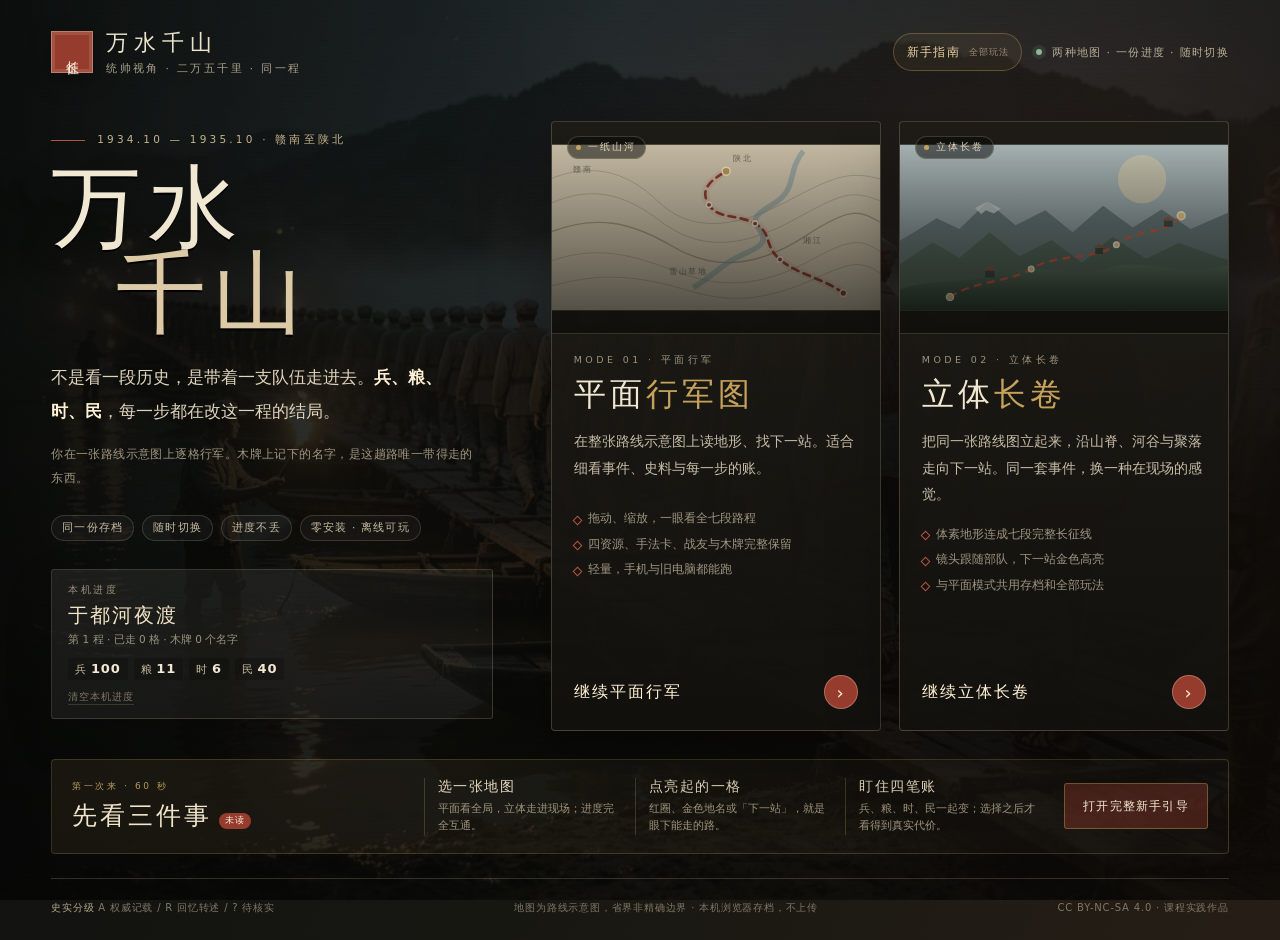
<file: 游戏/start.html>
<!DOCTYPE html>
<html lang="zh-CN">
<head>
<meta charset="utf-8">
<meta name="viewport" content="width=device-width, initial-scale=1">
<title>长征：万水千山 · 主入口</title>
<link rel="canonical" href="index.html">
<meta http-equiv="refresh" content="0; url=index.html">
<style>
  html,body{height:100%;margin:0;background:#0d0e0c;color:#ece2cb;
    font-family:"Songti SC","STSong","Noto Serif SC","SimSun",serif;
    display:flex;align-items:center;justify-content:center}
  a{color:#c5a15c}
  p{font-size:13px;letter-spacing:1px;text-align:center;line-height:2}
</style>
</head>
<body>
<p>正在进入主入口 …<br>若没有自动跳转，点 <a href="index.html">这里</a>。</p>
</body>
</html>
</file>
<file: 游戏/style.css>
/* ============================================================
   《长征：万水千山》v1 · 视觉层
   基调：旧宣纸 + 墨 + 红军红；衬线字；木刻质感
   ============================================================ */
:root {
  --paper: #efe6d2;
  --paper-2: #e6dcc4;
  --ink: #26231f;
  --ink-2: #4c463c;
  --ink-3: #5c5346;
  --line: #b3a68a;
  --red: #8C3B2E;
  --red-2: #7a3326;
  --river: #4a6f7c;
  --grass: #4d7a52;
  --gold: #a5813a;
  --warn: #7c2f22;
  --shadow: 0 18px 48px rgba(30, 24, 14, .28);
  --topbar-h: 58px;
  --serif: "Songti SC", "STSong", "Noto Serif SC", "Source Han Serif SC", "SimSun", serif;
  --sans: "PingFang SC", "Microsoft YaHei", system-ui, sans-serif;
}

* { box-sizing: border-box; }
html, body { height: 100%; margin: 0; }
body {
  font-family: var(--serif);
  color: var(--ink);
  background: #14120f;
  overflow: hidden;
  -webkit-font-smoothing: antialiased;
}
#app { display: flex; flex-direction: column; height: 100vh; }

/* V8 跳转链接：默认离屏，键盘聚焦时显现 */
.skip { position: absolute; left: -9999px; top: 8px; background: var(--red); color: #f6ecd8; padding: 8px 14px; border-radius: 2px; text-decoration: none; font-family: var(--serif); letter-spacing: 2px; z-index: 9998; }
.skip:focus { left: 8px; z-index: 9999; }

/* ---------- 顶栏 ---------- */
#topbar {
  position: relative;
  flex: 0 0 auto; display: flex; align-items: center; justify-content: space-between;
  gap: 14px 18px; padding: 9px 20px; min-height: 58px;
  background:
    linear-gradient(180deg, rgba(255,255,255,.025), transparent 42%),
    linear-gradient(#1d1b17, #13110e);
  border-bottom: 1px solid #3a352c;
  box-shadow: 0 8px 24px rgba(0,0,0,.18);
  z-index: 80; transition: opacity .2s, transform .2s;
}
.brand { display: flex; align-items: center; gap: 12px; flex: 0 0 auto; min-width:0; }
.brand-copy { display:flex; align-items:baseline; gap:12px; min-width:0; }
.brand-seal {
  font-family: var(--serif); font-size: 13px; letter-spacing: 2px;
  color: #f3e9d6; background: var(--red); padding: 3px 7px; border-radius: 2px;
  box-shadow: inset 0 0 0 1px rgba(255,255,255,.25), 0 4px 12px rgba(0,0,0,.2);
}
.brand h1 {
  margin: 0; font-size: 20px; letter-spacing: 5px; font-weight: 600;
  color: #f0e6d2; text-shadow: 0 1px 0 #000;
}
.brand-sub { font-family: var(--sans); font-size: 11px; color: #9a9282; letter-spacing: 1px; }
.mode-switch {
  display:flex; align-items:center; gap:2px; flex:0 0 auto; padding:3px;
  border:1px solid rgba(151,137,111,.34); border-radius:999px;
  background:rgba(5,5,4,.24); box-shadow:inset 0 1px 4px rgba(0,0,0,.18);
}
.mode-tab {
  display:inline-flex; align-items:center; gap:6px; min-height:30px; padding:5px 11px;
  border:0; border-radius:999px; background:transparent; color:#a99d87;
  font-family:var(--sans); font-size:11.5px; letter-spacing:1px; cursor:pointer; transition:.18s;
}
.mode-tab i { width:5px; height:5px; border-radius:50%; background:currentColor; opacity:.65; }
.mode-tab.active {
  color:#241812; background:linear-gradient(#f3e8d2, #d8c8aa);
  box-shadow:0 2px 8px rgba(0,0,0,.26), inset 0 0 0 1px rgba(255,255,255,.38);
}
.mode-tab.active i { background:var(--red); opacity:1; }
button.mode-tab:hover { color:#f2e7d2; background:rgba(255,255,255,.07); }
.mode-sync {
  display:inline-flex; align-items:center; gap:5px; margin:0 4px 0 7px; padding-left:10px;
  border-left:1px solid rgba(154,140,112,.24);
  font-family:var(--sans); font-size:9.5px; letter-spacing:.8px; color:#7f9c86; white-space:nowrap;
}
.mode-sync i { width:5px; height:5px; border-radius:50%; background:#79a987; box-shadow:0 0 0 3px rgba(121,169,135,.1); }
.top-actions { display:flex; align-items:center; gap:8px; margin-left:auto; }
.menu-toggle {
  display:inline-flex; align-items:center; gap:7px; min-height:34px; padding:5px 10px;
  border:1px solid rgba(197,161,92,.34); border-radius:4px; background:rgba(197,161,92,.08);
  color:#e8d6b2; font-family:var(--sans); font-size:12px; letter-spacing:1px; cursor:pointer;
  transition:.18s; white-space:nowrap;
}
.menu-toggle b { font-size:15px; line-height:1; font-weight:400; }
.menu-toggle:hover, .menu-toggle[aria-expanded="true"] { color:#fff3d8; background:rgba(140,59,46,.55); border-color:rgba(214,189,120,.62); }
.navlink.guide { color:#e4c58d; border:1px solid rgba(197,161,92,.28); border-radius:999px; padding:5px 11px; }
.navlink.guide:hover { color:#fff2d5; background:rgba(197,161,92,.12); }

/* 顶栏只保留核心操作；记录、帮助、存档收进同一张功能单 */
#topnav {
  position:absolute; top:calc(100% + 8px); right:20px; z-index:70;
  display:none; grid-template-columns:1fr; gap:12px;
  width:min(430px, calc(100vw - 40px)); padding:15px 16px 16px;
  border:1px solid rgba(182,172,147,.4); border-radius:8px;
  background:linear-gradient(180deg, rgba(29,27,22,.99), rgba(17,16,13,.99));
  box-shadow:0 22px 60px rgba(0,0,0,.58);
}
#topnav.open { display:grid; }
.menu-sheet-title { display:flex; align-items:center; justify-content:space-between; gap:12px;
  padding-bottom:9px; border-bottom:1px solid rgba(151,137,111,.2);
  color:#e6d8bd; font-family:var(--sans); font-size:12px; letter-spacing:2px; }
.menu-sheet-title small { color:#8f8776; font-size:10px; font-weight:400; letter-spacing:.8px; }
.nav-group { display:grid; gap:5px; }
.nav-group-title { font-family:var(--sans); font-size:9.5px; letter-spacing:2.2px; color:#918673; }
.nav-group-links { display:flex; flex-wrap:wrap; gap:5px; }
#topnav .navlink { min-height:38px; padding:7px 11px; border:1px solid rgba(151,137,111,.18);
  border-radius:4px; background:rgba(255,255,255,.025); font-size:13px; }
#topnav .navlink:hover { border-color:rgba(197,161,92,.3); background:rgba(255,255,255,.055); }
#topnav .navlink.home { margin-left:0; border-color:rgba(197,161,92,.3); }
.nav-scrim { position:fixed; inset:0; z-index:69; display:none; background:rgba(7,7,5,.5); }
.nav-scrim.on { display:block; }
body.menu-open #toast { opacity:0; }
.navlink {
  font-family: var(--serif); font-size: 13.5px; letter-spacing: 1px;
  background: none; border: 0; border-radius:2px;
  color: #cbbda3; padding: 6px 8px; cursor: pointer; transition: .18s; white-space:nowrap;
}
.navlink:hover { color: #fff; background:rgba(255,255,255,.055); }
.nav-divider { width:1px; height:15px; margin:0 5px; background:rgba(151,137,111,.28); }
a.navlink { text-decoration: none; display: inline-block; }
.navlink.util { color:#b5a98f; }
.navlink.home { color:#d2af7b; margin-left:3px; padding-inline:10px; border:1px solid rgba(197,161,92,.24); }
.navlink.home:hover { color:#fff2d5; background:rgba(197,161,92,.12); }
.navlink.dim { color: #6d6558; }
.navlink.dim:hover { color: #d8c9b0; background:rgba(255,255,255,.035); }

/* ---------- HUD：右上角四资源 ---------- */
#hud {
  position: absolute; top: calc(var(--topbar-h) + 10px); right: 20px; z-index: 26;
  display: flex; flex-direction: column; gap: 7px;
  padding: 12px 14px; min-width: 236px;
  background: linear-gradient(160deg, rgba(30,27,22,.93), rgba(20,18,15,.9));
  border: 1px solid #4a4236; border-radius: 3px;
  box-shadow: var(--shadow);
  transition: opacity .35s, transform .35s;
}
#hud::before {
  content: '军 中 账'; position: absolute; top: -9px; left: 12px;
  font-size: 10px; letter-spacing: 4px; color: #9c8f77; background: #1c1a16; padding: 0 6px;
}
body.hud-hidden #hud { opacity: 0; transform: translateX(14px); pointer-events: none; }
/* 弹窗出现时让顶栏退场，资源条单独留在顶部，避免和导航文字叠在一起 */
body.modal-open #topbar { opacity:0; visibility:hidden; transform:translateY(-7px); pointer-events:none; }
/* 弹窗里：军账收成横条压在遮罩之上，玩家能拿它当决策依据 */
body.modal-open #hud {
  z-index: 46; top: 10px; right: 12px; min-width: 0;
  flex-direction: row; align-items: center; gap: 16px;
  padding: 7px 14px;
}
body.modal-open #hud::before { display: none; }
body.modal-open .res { grid-template-columns: auto auto; gap: 0 6px; align-items: baseline; }
body.modal-open .res-extra { grid-template-columns: auto auto; }
body.modal-open .res-bar, body.modal-open .res-sub, body.modal-open .res-drip, body.modal-open .res-unit { display: none; }
body.modal-open .res-label { font-size: 13px; }
body.modal-open .res-val { font-size: 16px; }
.res { position: relative; display: grid; grid-template-columns: 22px 40px 20px 1fr; align-items: center; gap: 7px; }
.res-label { font-size: 15px; color: #e9dcc2; letter-spacing: 1px; }
.res-val { font-family: var(--sans); font-size: 15px; font-weight: 700; color: #fff; text-align: right; }
.res-unit { font-size: 11px; color: #978c78; }
.res-bar { height: 5px; background: #332e26; border-radius: 3px; overflow: hidden; }
.res-bar i { display: block; height: 100%; background: var(--c, #b5382b); transition: width .45s cubic-bezier(.4,1.4,.6,1); }
.res[data-res=men] { --c: var(--red-2); } .res[data-res=men] .res-bar i { background: var(--red-2); }
.res[data-res=food] .res-bar i { background: var(--gold); }
.res[data-res=window] .res-bar i { background: var(--river); }
.res[data-res=trust] .res-bar i { background: var(--grass); }
.res.low .res-val { color: #f0a092; }
.res.zero .res-val { color: #fff; animation: blink 1.1s infinite; }
.res.low .res-label { color: #f0a092; }
/* V6 非颜色线索：low/zero 加文字徽标，色盲 / 低视力也能辨（aria 语义见 game.js Hud.render） */
.res.low .res-label::after { content: ' 低'; margin-left: 3px; font-family: var(--sans); font-size: 10px; letter-spacing: 1px; }
.res.zero .res-label::after { content: ' 缺'; margin-left: 3px; font-family: var(--sans); font-size: 10px; letter-spacing: 1px; }
.res-sub { grid-column: 1 / -1; font-family: var(--sans); font-size: 11px; color: #8b8171; }
.res-extra { grid-template-columns: 22px 40px auto; }
@keyframes blink { 50% { opacity: .35; } }
.float {
  position: absolute; right: -6px; top: -2px; font-family: var(--sans); font-size: 12px;
  font-weight: 700; animation: rise 1.4s forwards; pointer-events: none;
}
.float.up { color: #8fd39c; } .float.down { color: #f3907f; }
@keyframes rise { to { transform: translateY(-16px); opacity: 0; } }
.res.seep::after {
  content: ''; position: absolute; left: -8px; top: 4px; width: 3px; height: 12px;
  background: linear-gradient(var(--grass), transparent); animation: drip 1.6s infinite;
}
@keyframes drip { 0% { transform: translateY(-4px); opacity: 0; } 30% { opacity: .9; } 100% { transform: translateY(16px); opacity: 0; } }

/* ---------- 地图 ---------- */
#viewport {
  position: relative; flex: 1 1 auto; overflow: hidden; cursor: grab;
  background:
    radial-gradient(1200px 700px at 30% 20%, #2a251d, #16140f 70%),
    repeating-linear-gradient(58deg, rgba(255,255,255,.014) 0 2px, transparent 2px 7px);
  touch-action: none;
  /* 拖地图会被浏览器当成框选文字，一路拖下来省名、江名、站名全糊上蓝色选中底色。
     地图上的字是画面不是正文，整个视口禁选；史料正文在 #modal-root 里不受影响。 */
  user-select: none; -webkit-user-select: none;
}
#viewport.grabbing { cursor: grabbing; }
#map {
  position: absolute; left: 0; top: 0; width: 2000px; height: 4600px;
  transform-origin: 0 0; will-change: transform;
}
#art-layer { position: absolute; inset: 0; }
#art-layer::after { content: ''; }

/* 底图像素：省界、江河、山脉 */
.prov-name { font-size: 78px; fill: #8d8069; opacity: .32; font-family: var(--serif); text-anchor: middle; }
.prov-sub { font-size: 20px; fill: #7d7160; opacity: .5; font-family: var(--sans); text-anchor: middle; letter-spacing: 3px; }
.river { stroke: var(--river); opacity: .78; stroke-linecap: round; }
.river.cold { stroke: #7fa8b8; }
.river.zig { stroke: #6d93a2; opacity: .28; }
.river-name { font-size: 19px; fill: #3c5a64; font-family: var(--serif); letter-spacing: 2px; opacity: .85; }
.range-name { font-size: 16px; fill: #6b614d; font-family: var(--serif); letter-spacing: 2px; opacity: .8; }
.terrain-name { font-size: 21px; fill: #5d5544; font-family: var(--serif); letter-spacing: 4px; opacity: .7; }

/* 路线 */
.route { stroke: #7a6f57; stroke-width: 4; fill: none; stroke-dasharray: 10 9; opacity: .65; }
.route.walked { stroke: var(--red); stroke-dasharray: none; opacity: .9; stroke-width: 5; }
.route.now { stroke: var(--red); stroke-dasharray: 14 10; animation: march-line 1.1s linear infinite; opacity: 1; }
.route.ghost { stroke: #6a614f; stroke-width: 3; stroke-dasharray: 6 12; opacity: .5; }
@keyframes march-line { to { stroke-dashoffset: -24; } }

/* 节点：字号按 --k（1/缩放）反向放大，缩到多远都能读 */
.node { cursor: pointer; }
.node .hit { fill: transparent; }
.node.reach .hit {
  fill: rgba(168,52,42,.08); stroke: rgba(168,52,42,.4); stroke-width: 1.6;
  stroke-dasharray: 5 7; animation: reach-breathe 2.3s ease-in-out infinite;
}
@keyframes reach-breathe { 50% { fill: rgba(168,52,42,.16); stroke-dashoffset: -12; } }
.node .glyph circle, .node .glyph path { transition: .2s; }
.ev-g circle { fill: #efe6d2; stroke: #5d5343; stroke-width: 3; }
.gate-g path { fill: none; stroke: var(--red); stroke-width: 4; }
.gate-g circle { fill: var(--red); }
.n-label { font-size: calc(21px * var(--k, 2.9)); fill: #2a2620; font-family: var(--serif); text-anchor: middle; paint-order: stroke; stroke: rgba(239,230,210,.85); stroke-width: calc(4.5px * var(--k, 2.9)); }
.n-date { font-size: calc(13px * var(--k, 2.9)); fill: #6d6350; font-family: var(--sans); text-anchor: middle; }
.n-hint { font-size: calc(26px * var(--k, 2.9)); fill: var(--red); text-anchor: middle; font-family: var(--serif); }
.n-go { font-size: calc(14px * var(--k, 2.9)); fill: #4a6f7c; font-family: var(--sans); text-anchor: middle; letter-spacing: 1px; }
body.far-view .n-date { display: none; }
.node.reach .ev-g circle { stroke: var(--river); stroke-width: 4; }
.node.reach .gate-g path { stroke-width: 5; }
.node.reach:hover .n-label { fill: var(--red); }
.node.done .n-label { fill: #7c7361; }
.node.done .gate-g path, .node.done .ev-g circle { opacity: .45; }
.node.unknown .n-label { fill: var(--red); letter-spacing: 2px; }
.node.here .n-label { fill: #000; font-weight: 700; }

/* 下一站：所有相邻格都呼吸，但只有"主打去的那一格"套旋转朱圈 + 光晕 */
.node.next .next-halo {
  r: calc(58px * var(--k, 2.9)); fill: rgba(168,52,42,.13); stroke: none;
  transform-box: fill-box; transform-origin: center; animation: next-halo 1.7s ease-in-out infinite;
}
.node.next .next-ring {
  r: calc(58px * var(--k, 2.9)); fill: none; stroke: var(--red);
  stroke-width: calc(2.4px * var(--k, 2.9)); stroke-dasharray: calc(9px * var(--k, 2.9)) calc(7px * var(--k, 2.9));
  transform-box: fill-box; transform-origin: center; animation: next-spin 11s linear infinite;
}
@keyframes next-halo { 0%,100% { opacity: .35; transform: scale(.86); } 50% { opacity: 1; transform: scale(1.06); } }
@keyframes next-spin { to { transform: rotate(360deg); } }
.node.next .n-label { fill: var(--red); font-weight: 700; }
.node.next .n-go.on { fill: var(--red); font-weight: 700; font-size: calc(15.5px * var(--k, 2.9)); letter-spacing: 1.5px; }
.node.next:hover .next-ring { stroke-width: calc(3.6px * var(--k, 2.9)); }

/* 主角（整个 #army > g 由 JS 按 1/缩放 反向放大，屏幕上恒定大小） */
.army-halo { fill: rgba(168,52,42,.16); stroke: var(--red); stroke-width: 1.5; stroke-dasharray: 4 6; }
.army-pulse { fill: none; stroke: var(--red); stroke-width: 2.4; transform-box: fill-box; transform-origin: center; animation: army-pulse 2s ease-out infinite; }
@keyframes army-pulse { 0% { transform: scale(.5); opacity: .75; } 75% { opacity: 0; } 100% { transform: scale(1.5); opacity: 0; } }
.army-mark circle { fill: #1c1a16; stroke: #f0e6d2; stroke-width: 3; }
.army-mark path { stroke: var(--red); stroke-width: 3; fill: var(--red); }
.army-here { font-size: 15px; fill: var(--red); font-family: var(--sans); font-weight: 700; text-anchor: middle; letter-spacing: 3px; paint-order: stroke; stroke: rgba(239,230,210,.92); stroke-width: 4px; }
#sight-ring { fill: none; stroke: rgba(200,186,160,.28); stroke-width: 1.5; stroke-dasharray: 8 10; }
body.far-view #sight-ring { stroke-width: 3; }

/* 敌军 */
.en-arrow { fill: #4a4236; stroke: #2b2721; stroke-width: 1.5; }
.en-name { font-size: 17px; fill: #6b6152; font-family: var(--sans); text-anchor: middle; letter-spacing: 1px; }
.enemy { transform-box: fill-box; }

/* 视野遮罩 */
#fog {
  position: absolute; inset: 0; pointer-events: none; z-index: 8;
  --fog: rgba(60,58,44,.94);
  transition: background .3s linear;
  mix-blend-mode: normal;
}
#vignette {
  position: absolute; inset: 0; pointer-events: none; z-index: 9;
  background:
    radial-gradient(120% 90% at 50% 50%, transparent 40%, rgba(12,10,8,.55) 100%),
    repeating-linear-gradient(0deg, rgba(0,0,0,.05) 0 1px, transparent 1px 3px);
}
body.far-view #fog { opacity: .82; }
body.far-view #vignette { opacity: .5; }

/* 工具与注记 */
.map-tools { position: absolute; z-index: 20; left: 20px; bottom: 96px; display: flex; gap: 8px; align-items: center; }
.map-tools button, .zoom {
  font-family: var(--sans); font-size: 12px; letter-spacing: 1px;
  background: rgba(26,23,19,.86); color: #d8cbb2; border: 1px solid #4a4236;
  padding: 6px 11px; border-radius: 2px; cursor: pointer; transition: .16s;
}
.map-tools button:hover { background: var(--red); color: #fff; border-color: var(--red); }
.zoom { cursor: default; color: #8b8171; }

/* 下一站：底部药丸（常驻可达性入口）+ 视口边缘红箭头（下一站在视野外时出现） */
.next-pill {
  display: flex; align-items: center; gap: 7px; margin-left: auto;
  background: rgba(168,52,42,.92) !important; color: #f4ead6 !important; border-color: #c8664f !important;
  padding: 6px 12px;
}
.next-pill .np-tag { font-size: 10.5px; letter-spacing: 2px; opacity: .82; }
.next-pill .np-name { font-family: var(--serif); font-size: 14.5px; font-weight: 700; letter-spacing: 1px; }
.next-pill .np-go { font-size: 11px; letter-spacing: 1px; animation: pill-nudge 1.6s ease-in-out infinite; }
.next-pill[hidden] { display: none; }
@keyframes pill-nudge { 0%,100% { opacity: .55; } 50% { opacity: 1; } }
#next-arrow {
  position: absolute; z-index: 22; left: 0; top: 0; width: 40px; height: 40px;
  display: none; align-items: center; justify-content: center; cursor: pointer;
  border-radius: 50%; border: 1px solid #c8664f; background: rgba(168,52,42,.9);
  color: #f6ecd8; font-size: 19px; line-height: 1;
  transform: translate(-50%, -50%) rotate(var(--ang, 0deg));
  box-shadow: 0 0 0 6px rgba(168,52,42,.16);
  animation: arrow-beat 1.5s ease-in-out infinite;
}
#next-arrow.on { display: flex; }
#next-arrow::before { content: '▸'; }
#next-arrow:hover { background: var(--red-2); box-shadow: 0 0 0 9px rgba(168,52,42,.22); }
@keyframes arrow-beat { 0%,100% { box-shadow: 0 0 0 4px rgba(168,52,42,.12); } 50% { box-shadow: 0 0 0 12px rgba(168,52,42,.24); } }

/* 朱红章子：随时重开「玩家须知」 */
.map-seal {
  width: 40px; height: 40px; padding: 0; border-radius: 50%;
  font-family: var(--serif) !important; font-size: 12px !important; font-weight: 700; line-height: 1.05;
  letter-spacing: 0 !important; writing-mode: vertical-rl; text-orientation: upright;
  background: var(--red); color: #f6ecd8; border: 1px solid #c8664f;
  box-shadow: inset 0 0 0 2px rgba(246,236,216,.28);
}
.map-seal:hover { background: var(--red-2); }
.map-note {
  position: absolute; z-index: 20; left: 20px; bottom: 68px;
  font-family: var(--sans); font-size: 11px; letter-spacing: 1px; color: #9a9282;
}
.compass { position: absolute; z-index: 20; right: 20px; bottom: 96px; text-align: center; color: #a1957f; }
.compass span { font-size: 15px; display: block; }
.compass i { display: block; width: 1px; height: 34px; margin: 4px auto; background: linear-gradient(#a1957f, transparent); }
.compass em { font-family: var(--sans); font-size: 10px; font-style: normal; color: #9a9282; }

/* 底部手牌托盘 */
.bottom-trays {
  position: absolute; z-index: 21; left: 0; right: 0; bottom: 0;
  display: flex; gap: 16px; padding: 10px 20px 12px;
  /* env() 不被支持时上一条兜底仍生效 */
  padding: 10px 20px calc(12px + env(safe-area-inset-bottom, 0px));
  background: linear-gradient(transparent, rgba(14,12,10,.9) 40%);
}
.tray { display: flex; align-items: center; gap: 10px; }
.tray-name { font-family: var(--sans); font-size: 11px; letter-spacing: 3px; color: #7f7768; writing-mode: horizontal-tb; }
#hand-tray, #comrade-tray { display: flex; gap: 6px; flex-wrap: wrap; max-width: 46vw; }
.chip {
  font-family: var(--serif); cursor: pointer; text-align: left;
  background: rgba(238,230,212,.94); border: 1px solid #6f675a; border-left: 4px solid var(--red);
  border-radius: 2px; padding: 5px 9px; line-height: 1.15; transition: .16s;
}
.chip b { display: block; font-size: 13px; color: #221f1a; }
.chip i { display: block; font-family: var(--sans); font-size: 10px; color: #6e6656; font-style: normal; }
.chip:hover { transform: translateY(-2px); box-shadow: 0 6px 14px rgba(0,0,0,.4); }
.chip[disabled] { opacity: .42; cursor: default; transform: none; }
.chip.comrade { border-left-color: var(--river); }
.chip.tiny { padding: 4px 8px; }
.chip.tiny.on { background: var(--red); border-color: var(--red); }
.chip.tiny.on b { color: #fff; }
.chip.school-机动 { border-left-color: var(--river); }
.chip.school-战斗 { border-left-color: #6d3a2f; }
.chip.school-团结 { border-left-color: var(--grass); }
.chip.school-坚韧 { border-left-color: var(--gold); }

/* ---------- 弹窗 ---------- */
#modal-root { position: absolute; inset: 0; z-index: 40; pointer-events: none; }
.modal-mask {
  position: absolute; inset: 0; pointer-events: auto;
  display: flex; align-items: center; justify-content: center; padding: 24px;
  background: rgba(10,9,7,.42); opacity: 0; transition: opacity .22s;
}
.modal-mask.show { opacity: 1; }
body.modal-open .modal { max-height: 76vh; }
.modal {
  width: min(640px, 100%); max-height: 84vh; display: flex; flex-direction: column;
  background: linear-gradient(170deg, #f4ecdb, #e9dfc8);
  border: 1px solid #a2957a; border-radius: 3px; box-shadow: var(--shadow);
  transform: translateY(12px) scale(.985); transition: .22s;
  position: relative; overflow: hidden;
}
.modal-mask.show .modal { transform: none; }
.modal.wide { width: min(880px, 100%); }
.modal.mid { width: min(660px, 100%); }
.modal.sm { width: min(440px, 100%); }
.modal::before {
  content: ''; position: absolute; inset: 6px; border: 1px solid rgba(122,111,87,.35);
  pointer-events: none;
}
.modal-head { padding: 18px 26px 10px; border-bottom: 1px solid rgba(122,111,87,.3); }
.kicker { font-family: var(--sans); font-size: 11px; letter-spacing: 3px; color: var(--red); }
.modal-head h2 { margin: 4px 0 0; font-size: 25px; letter-spacing: 2px; font-weight: 600; }
.modal-x {
  position: absolute; right: 12px; top: 12px; width: 30px; height: 30px;
  border: 1px solid rgba(122,111,87,.5); background: none; border-radius: 50%;
  cursor: pointer; color: #6b614f; font-size: 13px; z-index: 2;
}
.modal-x:hover { background: var(--red); color: #fff; border-color: var(--red); }
.modal-body { padding: 18px 26px 8px; overflow: auto; }
.modal-foot { padding: 12px 26px 20px; display: flex; gap: 10px; flex-wrap: wrap; }
.btn {
  font-family: var(--serif); font-size: 15px; letter-spacing: 2px; cursor: pointer;
  padding: 9px 20px; border-radius: 2px; border: 1px solid var(--ink-2);
  background: none; color: var(--ink); transition: .16s;
}
.btn:hover { background: var(--ink); color: #f0e6d2; }
.btn.primary { background: var(--red); border-color: var(--red); color: #fff; }
.btn.primary:hover { background: #8d2b22; }
.btn.warn { background: var(--warn); border-color: var(--warn); color: #fff; }
.btn.warn:hover { background: #5f2318; }
.btn.ghost { border-color: rgba(122,111,87,.5); color: #6b614f; }

.lead { font-size: 16.5px; line-height: 1.95; margin: 0 0 12px; }
.brief { font-family: var(--sans); font-size: 12px; letter-spacing: 1px; color: var(--ink-3); margin: 0 0 14px; }
.quote { border-left: 3px solid var(--red); padding-left: 14px; color: #4c463c; line-height: 1.9; }
.dim { color: var(--ink-3); }
.src { font-family: var(--sans); font-size: 11px; color: var(--ink-3); line-height: 1.8; }
.rule-note {
  font-family: var(--sans); font-size: 12px; color: #5c6b5f; background: rgba(77,122,82,.1);
  border: 1px solid rgba(77,122,82,.32); padding: 8px 12px; border-radius: 2px; line-height: 1.8;
}
.note-hint { font-family: var(--sans); font-size: 12px; color: #6b614f; line-height: 1.9; }
.line { margin: 10px 0; }
.linkbtn { background: none; border: 0; color: var(--river); cursor: pointer; text-decoration: underline; font-family: var(--sans); font-size: 12px; }

/* 选项 */
.opts { display: flex; flex-direction: column; gap: 8px; margin: 6px 0 14px; }
.opt {
  text-align: left; cursor: pointer; background: rgba(255,253,247,.66);
  border: 1px solid rgba(122,111,87,.45); border-left: 4px solid transparent;
  padding: 11px 14px; border-radius: 2px; transition: .16s; font-family: var(--serif);
}
.opt:hover { border-left-color: var(--red); background: #fffdf7; transform: translateX(3px); }
.opt-label { display: block; font-size: 16.5px; color: #221f1a; line-height: 1.75; }
/* 按下之后才亮出来的账 */
.opts.locked .opt { pointer-events: none; cursor: default; }
.opt.picked { border-left-color: var(--red); background: #fffdf7; box-shadow: inset 0 0 0 1px rgba(168,52,42,.22); }
.opt.picked .opt-label { font-weight: 600; }
.opt.passed { opacity: .66; }
.opt-reveal {
  display: block; margin-top: 6px; font-family: var(--sans); font-size: 12.5px; letter-spacing: .6px;
  color: #6d6350; animation: reveal-in .34s ease-out;
}
.opt.picked .opt-reveal { color: var(--red); font-weight: 700; }
@keyframes reveal-in { from { opacity: 0; transform: translateY(-4px); } }
.reveal-tip {
  display: block; margin-top: 10px; font-family: var(--sans); font-size: 11px;
  letter-spacing: 2.5px; color: #9a8f79; text-align: right; animation: reveal-in .5s ease-out;
}
.cardbar.locked { opacity: .4; pointer-events: none; }
.sin-tag {
  display: inline-block; margin-top: 6px; font-family: var(--sans); font-size: 10.5px; letter-spacing: 2px;
  color: #7c2f22; border: 1px dashed rgba(124,47,34,.55); padding: 2px 7px; border-radius: 2px;
}
.lesson { display: block; margin-top: 6px; font-family: var(--sans); font-size: 11.5px; color: var(--warn); }
.cardbar { border-top: 1px dashed rgba(122,111,87,.4); padding-top: 12px; }
.cardbar-tip { font-family: var(--sans); font-size: 11.5px; color: #7b7261; display: block; margin-bottom: 8px; letter-spacing: 1px; }
#pick-card { display: flex; gap: 6px; flex-wrap: wrap; }
.costline { font-family: var(--sans); font-size: 12px; color: #5f594c; letter-spacing: 1px; }
.delta {
  margin: 10px 0 4px; padding: 8px 12px; font-family: var(--sans); font-size: 13px; letter-spacing: 1px;
  color: #3a352c; background: rgba(122,111,87,.09); border-left: 3px solid var(--red); border-radius: 2px;
}
.road-note {
  margin: 0 0 14px; padding: 10px 13px; border: 1px dashed rgba(122,111,87,.5); border-radius: 2px;
  background: rgba(233,226,208,.5);
}
.road-note .lead { font-size: 14.5px; line-height: 1.85; margin: 6px 0 0; color: #4a4437; }
.road-tag {
  display: inline-block; font-family: var(--sans); font-size: 10.5px; letter-spacing: 3px;
  color: #7b7261; border-bottom: 1px solid rgba(122,111,87,.45); padding-bottom: 2px;
}
.notelist { margin: 12px 0 6px; padding-left: 4px; font-family: var(--sans); font-size: 12.5px; color: #6b614f; line-height: 2; }
.notelist li { list-style: none; padding-left: 14px; position: relative; }
.notelist li::before { content: ''; position: absolute; left: 0; top: .82em; width: 5px; height: 5px; background: var(--red); border-radius: 50%; opacity: .55; }
.lockbox { background: rgba(168,52,42,.09); border: 1px solid rgba(168,52,42,.4); padding: 12px 14px; border-radius: 2px; }
.lockbox b { color: var(--warn); letter-spacing: 2px; font-size: 13px; }
.lockbox p { margin: 6px 0 0; font-family: var(--sans); font-size: 13px; color: #5f594c; line-height: 1.85; }
.lore-links { font-family: var(--sans); font-size: 12px; color: #6b614f; }
.lore-links a { color: var(--river); }

/* CG / 剧情翻面 */
.modal-mask.cinematic { background: rgba(8,7,6,.86); }
.modal-mask.cinematic .modal {
  background: linear-gradient(170deg, #17150f, #211d16); border-color: #4a4236; color: #e6dcc4;
}
.modal-mask.cinematic .modal::before { border-color: rgba(200,186,160,.2); }
.modal-mask.cinematic .modal-head h2 { color: #f3e9d6; }
.modal-mask.cinematic .modal-head { border-bottom-color: rgba(200,186,160,.18); }
.modal-mask.cinematic .kicker { color: #d99a86; }
.modal-mask.cinematic .modal-x { color: #a1957f; border-color: rgba(200,186,160,.3); }
.cg { font-size: 17px; line-height: 2.1; margin: 0 0 16px; letter-spacing: .5px; }
.cg.big { font-size: 20px; }
.cg.dim { color: #a89c86; font-size: 15.5px; }

/* ---------- CG 放映机：会动的静帧（17 §6.1 / 18 §九），纯 CSS + canvas，零依赖 ---------- */
.cg-stage { position: absolute; inset: 0; overflow: hidden; z-index: 0; pointer-events: none; }
.cg-stage.no-art { display: none; }   /* 图没生成或加载失败：只留原来的文字 CG */
.cg-img {
  position: absolute; inset: 0; width: 100%; height: 100%; object-fit: cover;
  opacity: 1; filter: brightness(.88) saturate(.9);
  transform-origin: 50% 55%; will-change: transform;
}
.cg-weather { position: absolute; inset: 0; width: 100%; height: 100%; opacity: .9; }
.cg-scrim {
  position: absolute; inset: 0;
  background:
    linear-gradient(180deg, rgba(10,8,6,.70) 0%, rgba(10,8,6,.40) 38%, rgba(10,8,6,.62) 72%, rgba(10,8,6,.88) 100%),
    radial-gradient(120% 80% at 50% 0%, rgba(10,8,6,.24), transparent 62%);
}
.modal-mask.cinematic .modal::before { z-index: 2; }
.modal-mask.cinematic .modal > header,
.modal-mask.cinematic .modal > .modal-body,
.modal-mask.cinematic .modal > .modal-foot { position: relative; z-index: 1; }
.modal-mask.cinematic .modal-head,
.modal-mask.cinematic .modal-body {
  text-shadow: 0 1px 2px rgba(0,0,0,.94), 0 1px 10px rgba(0,0,0,.26);
}
.modal-mask.cinematic .modal-body .cg { color: #f0e6d2; }
.modal-mask.cinematic .modal-body .cg.dim { color: #c9bda6; }
/* 深色剧情弹窗的辅助文字：不能沿用纸面弹窗的深棕字。 */
.modal-mask.cinematic .modal-body .notelist,
.modal-mask.cinematic .modal-body .costline,
.modal-mask.cinematic .modal-body .brief,
.modal-mask.cinematic .modal-body .src,
.modal-mask.cinematic .modal-body .mem,
.modal-mask.cinematic .modal-body .dim,
.modal-mask.cinematic .modal-body .lore-links,
.modal-mask.cinematic .modal-body .wc-places,
.modal-mask.cinematic .modal-body .cardbar-tip,
.modal-mask.cinematic .modal-body .lockbox p,
.modal-mask.cinematic .modal-body .echo { color: #cbbfa6; }
.modal-mask.cinematic .modal-body .lore-links a { color: #a9ced8; }
.modal-mask.cinematic .modal-body .delta {
  color: #efe3cd; background: rgba(8,7,6,.44); border-left-color: #bd6a56;
}
.modal-mask.cinematic .modal-body .note-hint {
  color: #f0e2c9; background: rgba(140,59,46,.32); border-left-color: #bd6a56;
}
.modal-mask.cinematic .modal-body .rule-note {
  color: #d7d9c9; background: rgba(30,45,32,.48); border-color: rgba(142,180,146,.34);
}
.modal-mask.cinematic .modal-body .lockbox { background: rgba(140,59,46,.20); border-color: rgba(205,120,100,.42); }
.modal-mask.cinematic .modal-body .lockbox b { color: #f1b3a2; }
.modal-mask.cinematic .modal-body .sin-tag,
.modal-mask.cinematic .modal-body .lesson { color: #e8a792; border-color: rgba(232,167,146,.54); }
.modal-mask.cinematic .modal-body .road-note {
  background: rgba(8,7,6,.48); border-color: rgba(200,186,160,.28);
}
.modal-mask.cinematic .modal-body .road-note .lead { color: #eee2cb; }
.modal-mask.cinematic .modal-body .road-tag { color: #c9bca3; border-bottom-color: rgba(200,186,160,.32); }
/* 浅色选项卡/道具卡里的黑字不再继承模糊阴影。 */
.modal-mask.cinematic .modal-body .opt,
.modal-mask.cinematic .modal-body .opt *,
.modal-mask.cinematic .modal-body .chip,
.modal-mask.cinematic .modal-body .chip *,
.modal-mask.cinematic .modal-body .rule-note,
.modal-mask.cinematic .modal-body .rule-note * { text-shadow: none; }

/* Ken Burns 缓推 / 横移，8～14s；文字逐段淡入 */
@keyframes cg-zoom-in  { from { transform: scale(1.02); } to { transform: scale(1.13); } }
@keyframes cg-pan-left  { from { transform: scale(1.10) translateX(2.5%); }  to { transform: scale(1.10) translateX(-2.5%); } }
@keyframes cg-pan-right { from { transform: scale(1.10) translateX(-2.5%); } to { transform: scale(1.10) translateX(2.5%); } }
@keyframes cg-pan-up    { from { transform: scale(1.10) translateY(2%); }    to { transform: scale(1.10) translateY(-2%); } }
@keyframes cg-fade      { from { opacity: 0; transform: translateY(6px); } to { opacity: 1; transform: none; } }
.cg-stage.motion-zoom-in  .cg-img { animation: cg-zoom-in  12s ease-out forwards; }
.cg-stage.motion-pan-left .cg-img { animation: cg-pan-left  13s ease-out forwards; }
.cg-stage.motion-pan-right .cg-img { animation: cg-pan-right 13s ease-out forwards; }
.cg-stage.motion-pan-up   .cg-img { animation: cg-pan-up   13s ease-out forwards; }
.modal-mask.cinematic .modal-body > .cg { animation: cg-fade 1.1s ease-out both; }
.modal-mask.cinematic .modal-body > .cg:nth-child(2) { animation-delay: .35s; }
.modal-mask.cinematic .modal-body > .cg:nth-child(3) { animation-delay: .7s; }

/* 无障碍：系统要求减少动效时，运镜、粒子、文字淡入全部关，只留静帧 */
@media (prefers-reduced-motion: reduce) {
  .cg-stage .cg-img { animation: none !important; }
  .cg-weather { display: none; }
  .modal-mask.cinematic .modal-body > .cg { animation: none !important; }
  /* V7 关闭地图装饰循环，保留静态高亮（红圈常显不转） */
  .route.now { animation: none !important; }
  .node.reach .hit { animation: none !important; }
  .node.next .next-halo, .node.next .next-ring { animation: none !important; }
  .army-pulse { animation: none !important; }
  .next-pill .np-go { animation: none !important; }
  #next-arrow { animation: none !important; }
  .res.zero .res-val { animation: none !important; }
  .float { animation: none !important; }
}

.lore-list { margin: 8px 0 6px; }
.lore { border-top: 1px solid rgba(200,186,160,.2); padding: 12px 0; }
.lore-top { display: flex; align-items: center; gap: 10px; }
.lore-top h4 { margin: 0; font-size: 16px; color: #f0e6d2; font-weight: 600; }
.lore-where { font-family: var(--sans); font-size: 11px; color: #9c917c; margin: 4px 0 6px; letter-spacing: 1px; }
.lore-t { font-size: 14.5px; line-height: 1.95; color: #ddd2b8; margin: 0 0 6px; }
.lore-s { font-family: var(--sans); font-size: 11px; color: #958a75; margin: 0; line-height: 1.8; }
.grade {
  font-family: var(--sans); font-size: 10.5px; font-weight: 700; letter-spacing: 1px;
  border-radius: 2px; padding: 2px 6px; flex: 0 0 auto;
}
.g-A { background: #3f5b41; color: #dff0dc; } .g-R { background: #6a5a2a; color: #f2e7c4; }
.g-\? { background: #6b3b32; color: #f4dcd4; } .g-— { background: #44403a; color: #cfc7b7; }
.carve { margin-top: 14px; padding: 10px 14px; background: rgba(168,52,42,.14); border-left: 3px solid var(--red);
  font-size: 14.5px; color: #f0e6d2; letter-spacing: 1px; }
.warn-block h4 { margin: 16px 0 6px; font-size: 14px; letter-spacing: 3px; color: #e3b8a6; }
.warn-block p { font-size: 14.5px; line-height: 1.95; color: #e2d8c2; margin: 0; }
.verbatim { font-style: italic; border-left: 3px solid var(--warn); padding-left: 12px; }
.invite { color: #cbbda3 !important; }

/* 史料页 */
.hist-wrap { display: grid; grid-template-columns: 176px 1fr; gap: 18px; }
.hist-index { display: flex; flex-direction: column; gap: 3px; border-right: 1px solid rgba(122,111,87,.35); padding-right: 10px; max-height: 60vh; overflow: auto; }
.hist-index a { font-family: var(--sans); font-size: 11.5px; color: var(--river); cursor: pointer; padding: 4px 6px; border-radius: 2px; }
.hist-index a:hover { background: rgba(74,111,124,.12); }
.hist-index a.off { color: #a9a08d; }
.hist-list { max-height: 60vh; overflow: auto; padding-right: 6px; }
.hist { padding: 10px 0; border-bottom: 1px dashed rgba(122,111,87,.35); }
.hist-top { display: flex; align-items: baseline; gap: 8px; }
.hist-top b { font-size: 15.5px; } .hist-top i { font-family: var(--sans); font-size: 11px; color: #8b8271; font-style: normal; }
.hist p { font-size: 14px; line-height: 1.95; margin: 6px 0; }
.hist.off { opacity: .5; }

/* 木牌 */
.wood {
  background: linear-gradient(150deg, #c9a875, #b18f5e 45%, #9b7b4d);
  border: 1px solid #6f5634; border-radius: 4px; padding: 18px 20px; color: #3a2a14;
  box-shadow: inset 0 0 34px rgba(70,44,12,.4);
}
.wood-head { display: flex; align-items: center; gap: 10px; font-family: var(--sans); font-size: 11px; letter-spacing: 2px; color: #4e3a1c; }
.knot { width: 12px; height: 12px; border-radius: 50%; background: radial-gradient(#5e441f, #8a6a38); }
.wood-places { display: flex; flex-wrap: wrap; gap: 8px; margin: 12px 0; }
.wood-places i { font-family: var(--sans); font-style: normal; font-size: 11px; letter-spacing: 1px;
  border: 1px solid rgba(58,42,20,.5); padding: 3px 8px; border-radius: 2px; background: rgba(255,246,225,.35); }
.wood-names { display: grid; grid-template-columns: repeat(auto-fill, minmax(150px, 1fr)); gap: 6px 10px; }
.wood-names b { font-size: 15px; font-weight: 600; letter-spacing: 1px; }
.wood-blanks { margin-top: 14px; display: flex; align-items: center; gap: 6px; }
.wood-blanks span.blank { display: block; width: 26px; height: 16px; border: 1px dashed rgba(58,42,20,.6); }
.wood-blanks i { font-family: var(--sans); font-style: normal; font-size: 11.5px; color: #4e3a1c; }

/* 名单墙 */
.wall-card {
  border: 1px solid rgba(122,111,87,.5); border-left: 4px solid var(--red);
  background: rgba(255,253,247,.6); padding: 12px 14px; margin: 8px 0; border-radius: 2px;
}
.wall-card.warn { border-left-color: var(--warn); background: rgba(124,47,34,.07); }
.wc-top { display: flex; align-items: baseline; gap: 10px; flex-wrap: wrap; }
.wc-top b { font-size: 15px; } .wc-top span { font-family: var(--sans); font-size: 11.5px; color: var(--red); }
.wc-top i { font-family: var(--sans); font-size: 10.5px; color: #978e7c; font-style: normal; margin-left: auto; }
.wc-places { margin: 6px 0; font-family: var(--sans); font-size: 11px; color: #6b614f; }
.wc-places i { font-style: normal; margin-right: 8px; }
.wc-names { display: flex; flex-wrap: wrap; gap: 4px 12px; }
.wc-names b { font-size: 13.5px; font-weight: 600; }
.wc-blanks { font-family: var(--sans); font-size: 11px; color: var(--warn); margin-top: 6px; }
.warn-title { color: var(--warn); }
h3 { font-size: 15px; letter-spacing: 2px; border-bottom: 1px solid rgba(122,111,87,.3); padding-bottom: 6px; margin: 18px 0 10px; }
.modal-mask.cinematic h3 { border-bottom-color: rgba(200,186,160,.2); color: #e9dcc2; }
/* 弹窗里的链接：亮底用河青；黑底（终章、警示页）必须提亮，否则浏览器默认纯蓝压在深底上读不清 */
.modal-body a { color: var(--river); }
.modal-mask.cinematic a { color: #a8ccd8; text-decoration-color: rgba(168,204,216,.5); }
.grid { display: grid; grid-template-columns: repeat(auto-fill, minmax(210px, 1fr)); gap: 10px; }
.cell { border: 1px solid rgba(122,111,87,.4); padding: 10px 12px; border-radius: 2px; background: rgba(255,253,247,.5); }
.cell b { font-size: 15px; } .cell p { font-family: var(--sans); font-size: 12px; line-height: 1.8; margin: 5px 0 0; color: #5f594c; }
.cell.used { opacity: .45; }
.cell.item { border-left: 4px solid var(--gold); }
ul { margin: 0 0 12px; padding-left: 20px; } li { font-size: 14.5px; line-height: 1.95; margin-bottom: 4px; }
kbd { font-family: var(--sans); font-size: 11px; border: 1px solid #a2957a; border-bottom-width: 2px; padding: 1px 5px; border-radius: 3px; background: #fffdf7; }

/* Toast */
#toast {
  position: absolute; z-index: 60; left: 50%; bottom: 108px; transform: translate(-50%, 14px);
  background: rgba(24,21,17,.94); color: #f0e6d2; border: 1px solid #4a4236;
  font-family: var(--sans); font-size: 12.5px; letter-spacing: 1px; padding: 9px 18px;
  border-radius: 2px; opacity: 0; transition: .28s; pointer-events: none; max-width: 70vw; text-align: center;
}
#toast.on { opacity: 1; transform: translate(-50%, 0); }

/* 底栏 */
#footbar {
  flex: 0 0 auto; display: flex; justify-content: space-between; gap: 16px; flex-wrap: wrap;
  padding: 6px 20px; background: #100e0b; border-top: 1px solid #322d25;
  font-family: var(--sans); font-size: 10.5px; color: #9a9282; letter-spacing: 1px; z-index: 30;
}

/* 小屏 */
@media (max-width: 1080px) {
  #hud { min-width: 200px; top: calc(var(--topbar-h) + 8px); right: 12px; padding: 10px; }
  .brand h1 { font-size: 17px; letter-spacing: 3px; }
  .brand-sub { display:none; }
  .hist-wrap { grid-template-columns: 1fr; } .hist-index { flex-direction: row; flex-wrap: wrap; border-right: 0; }
}
@media (max-width: 1220px) {
  #topbar { gap:10px 12px; }
  .mode-tab { padding:5px 9px; }
}
@media (max-width: 760px) {
  /* 顶栏两行：品牌 + 常用入口一行，模式切换单独一行。其余功能进底部菜单。 */
  #topbar {
    display:grid; grid-template-columns:minmax(0,1fr) auto; gap:6px 10px;
    padding:8px 12px 9px; align-items:center;
  }
  :root { --topbar-h: 104px; }
  .brand { grid-column:1; grid-row:1; }
  .top-actions { grid-column:2; grid-row:1; margin-left:0; }
  .brand h1 { font-size: 16px; letter-spacing: 3px; }
  .brand-sub { display: none; }
  .mode-switch { grid-column:1/-1; grid-row:2; justify-self:stretch; justify-content:center; margin:0; }
  .mode-sync { display:none; }
  .mode-tab { min-height:34px; padding:4px 12px; font-size:11.5px; flex:1 1 0; justify-content:center; }
  .navlink.guide { min-height:34px; padding:4px 10px; font-size:12px; }
  .menu-toggle { min-height:34px; padding:4px 9px; }
  #topnav {
    position:fixed; left:8px; right:8px; bottom:calc(8px + env(safe-area-inset-bottom,0px)); top:auto;
    width:auto; max-height:72vh; overflow:auto; z-index:45; gap:13px; padding:15px 14px;
    border-radius:14px;
  }
  .menu-sheet-title { padding-bottom:10px; }
  #topnav .navlink { flex:1 1 auto; min-height:44px; padding:9px 12px; font-size:13.5px; }
  .navlink { padding: 8px 10px; min-height: 42px; font-size: 13px; white-space: nowrap; }
  #topnav .navlink.home { position:static; box-shadow:none; background:rgba(197,161,92,.06); }

  /* 页脚三行会吃掉地图高度：窄屏只留分级说明与名单，示意图声明回落到「规则手册」里 */
  #footbar { font-size: 10px; gap: 4px 14px; }
  #footbar span:nth-child(2) { display: none; }

  /* 军账：竖排面板在窄屏会盖掉半张地图，改成贴着顶栏下方的一行 */
  #hud {
    top: auto; left: 8px; right: 8px; bottom: var(--hud-bottom, 92px); min-width: 0;
    flex-direction: row; justify-content: space-between; align-items: center; gap: 8px;
    padding: 7px 12px;
  }
  #hud::before { display: none; }
  .res { grid-template-columns: auto auto; gap: 0 5px; align-items: baseline; }
  .res-bar, .res-sub, .res-unit { display: none; }
  .res-label { font-size: 12.5px; }
  .res-extra { grid-template-columns: auto auto; }
  .res-extra .res-bar { display: none; }
  body.modal-open #hud { top: 8px; right: 8px; left: 8px; bottom: auto; }

  /* 底部托盘：横向滚，卡片不折行；触屏上把可点区域垫到 40px 以上 */
  .bottom-trays { flex-direction: row; gap: 10px; padding: 8px 10px 10px; overflow-x: auto; scrollbar-width: none; }
  .bottom-trays { padding-bottom: calc(10px + env(safe-area-inset-bottom, 0px)); }
  .bottom-trays::-webkit-scrollbar { display: none; }
  .tray { flex: 0 0 auto; }
  #hand-tray, #comrade-tray { flex-wrap: nowrap; max-width: none; }
  .chip { min-height: 40px; }
  .chip:hover { transform: none; box-shadow: none; }

  /* 地图控件要让位给底部那条军账，否则会被盖住（军账在 bottom:92px） */
  .map-tools { bottom: 150px; gap: 6px; }
  .map-tools button, .zoom { min-height: 40px; font-size: 11.5px; padding: 6px 9px; }
  .next-pill { margin-left: 0; }
  .next-pill .np-go { display: none; }
  .map-seal { width: 42px; height: 42px; flex: 0 0 auto; }
  #next-arrow { width: 44px; height: 44px; font-size: 21px; }
  .map-note, .compass { display: none; }
  /* 地图工具条在 bottom:150px；Toast 再抬高一层，避免盖住「下一站 / 须知」。 */
  #toast { bottom: 238px; max-width: calc(100vw - 28px); }

  /* 弹窗：接近全屏，留出手指空间 */
  .modal.wide, .modal.mid, .modal.sm { width: 100%; }
  body.modal-open .modal { max-height: 84vh; }
  .modal-head { padding: 14px 16px 8px; }
  .modal-head h2 { font-size: 19px; letter-spacing: 1px; }
  .modal-body { padding: 14px 16px 6px; }
  .modal-foot { padding: 10px 16px 16px; }
  .btn { min-height: 44px; flex: 1 1 auto; }
  .opt { padding: 12px 14px; min-height: 48px; font-size: 15px; }
  .opt-reveal { font-size: 12px; }
  .cardbar { gap: 6px; }
  .chip.tiny { min-height: 36px; }
  .lore-list { grid-template-columns: 1fr; }
}
@media (max-width: 430px) {
  .brand h1 { font-size: 14px; letter-spacing: 2px; }
  #hud { gap: 4px; padding: 6px 8px; }
  .res-label { font-size: 11.5px; }
  .res-val { font-size: 15px; }
  .modal-head h2 { font-size: 17px; }
  .opt { font-size: 14px; }
}
/* 触屏：没有 hover 就别留悬停态 */
@media (hover: none) {
  .chip:hover, .node:hover .n-label { transform: none; }
  .navlink:hover { border-bottom-color: transparent; }
}

/* ---------- T4：存档码 / 馆藏 / 音效 / 民心回响 / 木牌刻字 ---------- */
.code-box {
  width: 100%; font-family: var(--mono, monospace); font-size: 11.5px; line-height: 1.7;
  color: #3a352c; background: #fffdf7; border: 1px solid rgba(122,111,87,.5);
  border-radius: 2px; padding: 10px; resize: vertical; word-break: break-all;
}
.res-sound {
  font-family: var(--sans); font-size: 10.5px; letter-spacing: 1px; cursor: pointer;
  color: #6b614f; background: none; border: 1px solid rgba(122,111,87,.45);
  border-radius: 2px; padding: 2px 6px; margin-top: 4px;
}
.res-sound.on { color: #7c2f22; border-color: rgba(124,47,34,.6); }
.echo {
  margin: 8px 0 0; font-family: var(--serif); font-size: 13.5px; line-height: 1.95;
  color: #5c5346; border-top: 1px dashed rgba(168,52,42,.3); padding-top: 8px;
}
.cell.item.missing { opacity: .48; background: rgba(122,111,87,.08); }
.cell.fresh { border-left: 3px solid var(--red); }
.cell.item.missing b { color: #7b7261; font-weight: 400; }

/* 终章木牌刻字：名字逐格浮现，留白格永远不填满 */
.carve-stage { margin: 14px 0 10px; user-select: none; }
.carve-board {
  display: flex; flex-wrap: wrap; gap: 6px 10px; padding: 14px 16px;
  background: linear-gradient(160deg, #6a563c, #4d3f2c);
  border: 1px solid rgba(200,186,160,.25); border-radius: 3px; min-height: 76px;
}
.carve-name, .carve-blank {
  font-family: var(--serif); font-size: 14px; letter-spacing: 1px;
  border-bottom: 1px solid rgba(230,220,196,.35); padding: 2px 1px; min-width: 44px;
}
.carve-name { color: #f0e6d2; opacity: 0; transform: translateY(3px); transition: opacity .45s, transform .45s; }
.carve-name.revealed { opacity: 1; transform: none; }
.carve-blank { color: #a89c86; border-bottom-style: dashed; }
.carve-hint { font-family: var(--sans); font-size: 11px; color: #9c917c; margin: 8px 0 0; line-height: 1.8; }
@media (prefers-reduced-motion: reduce) {
  .carve-name { transition: none; opacity: 1; transform: none; }
}
</file>
